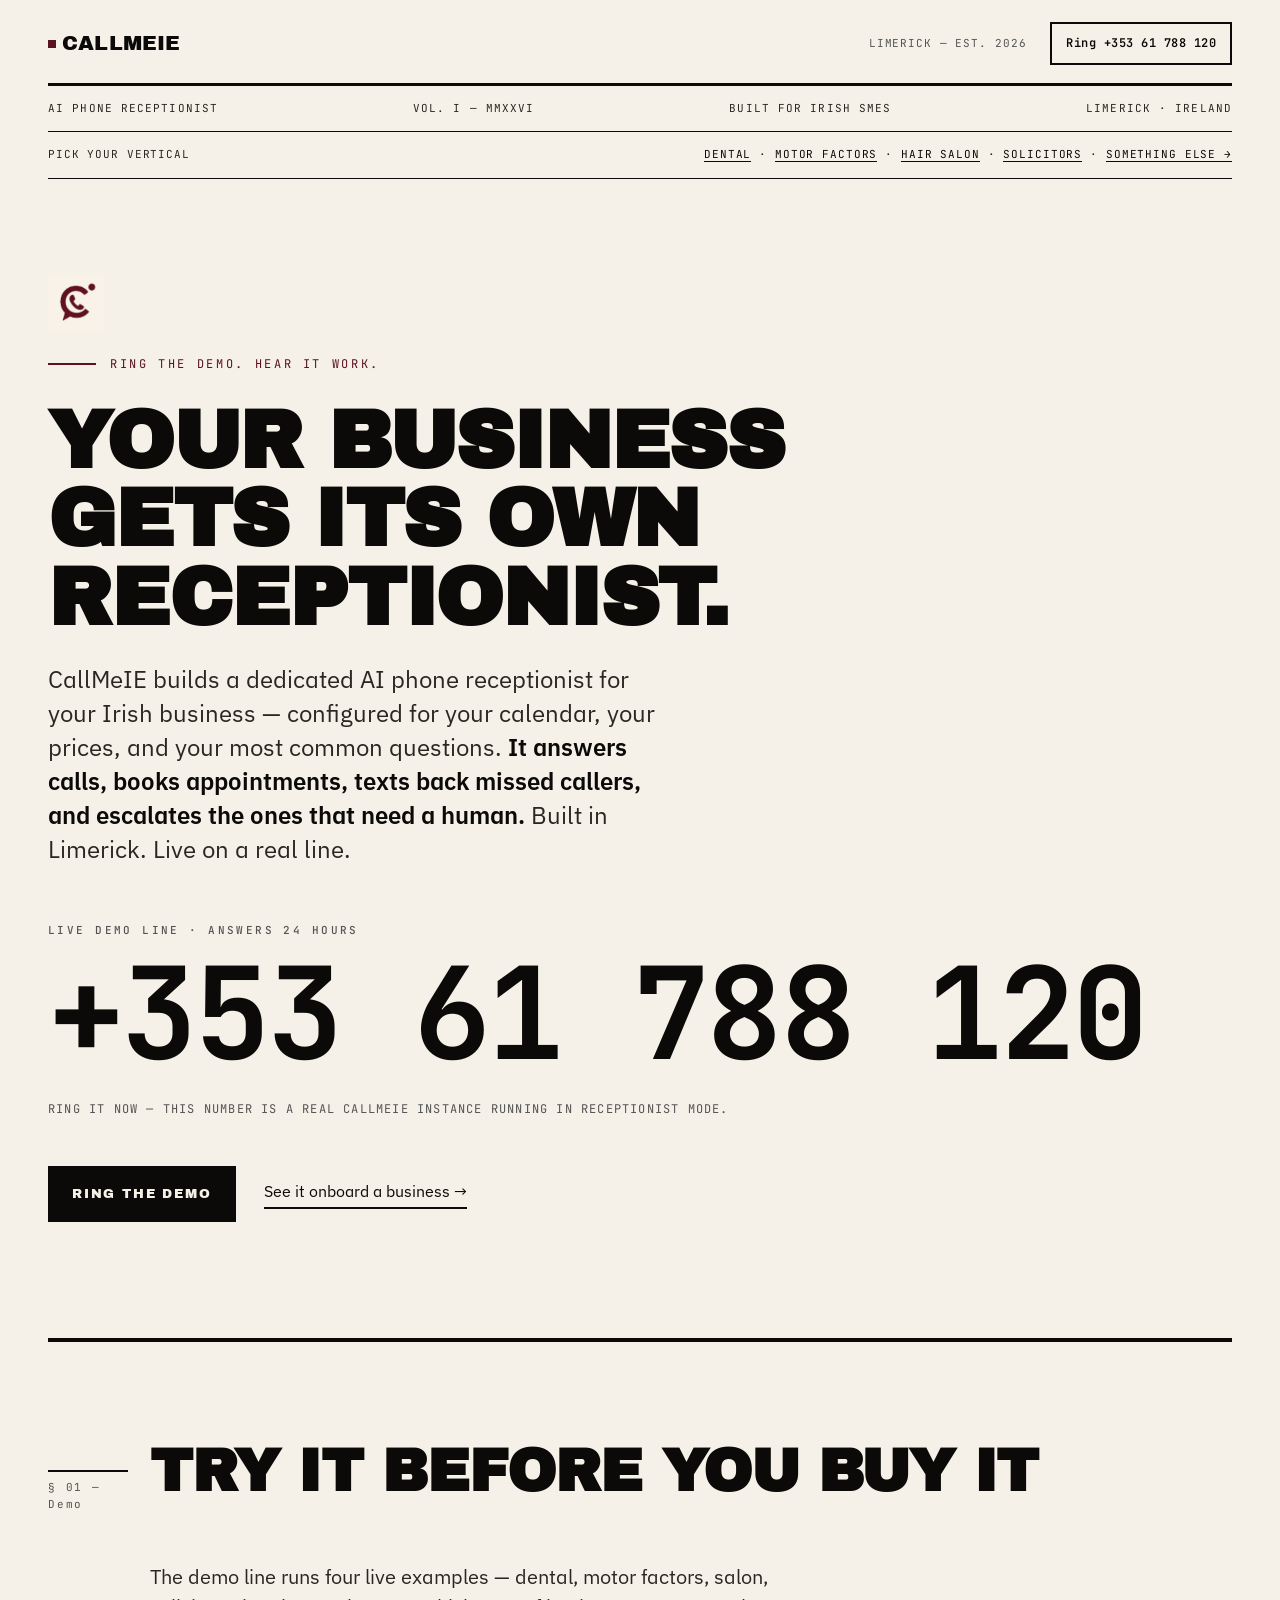
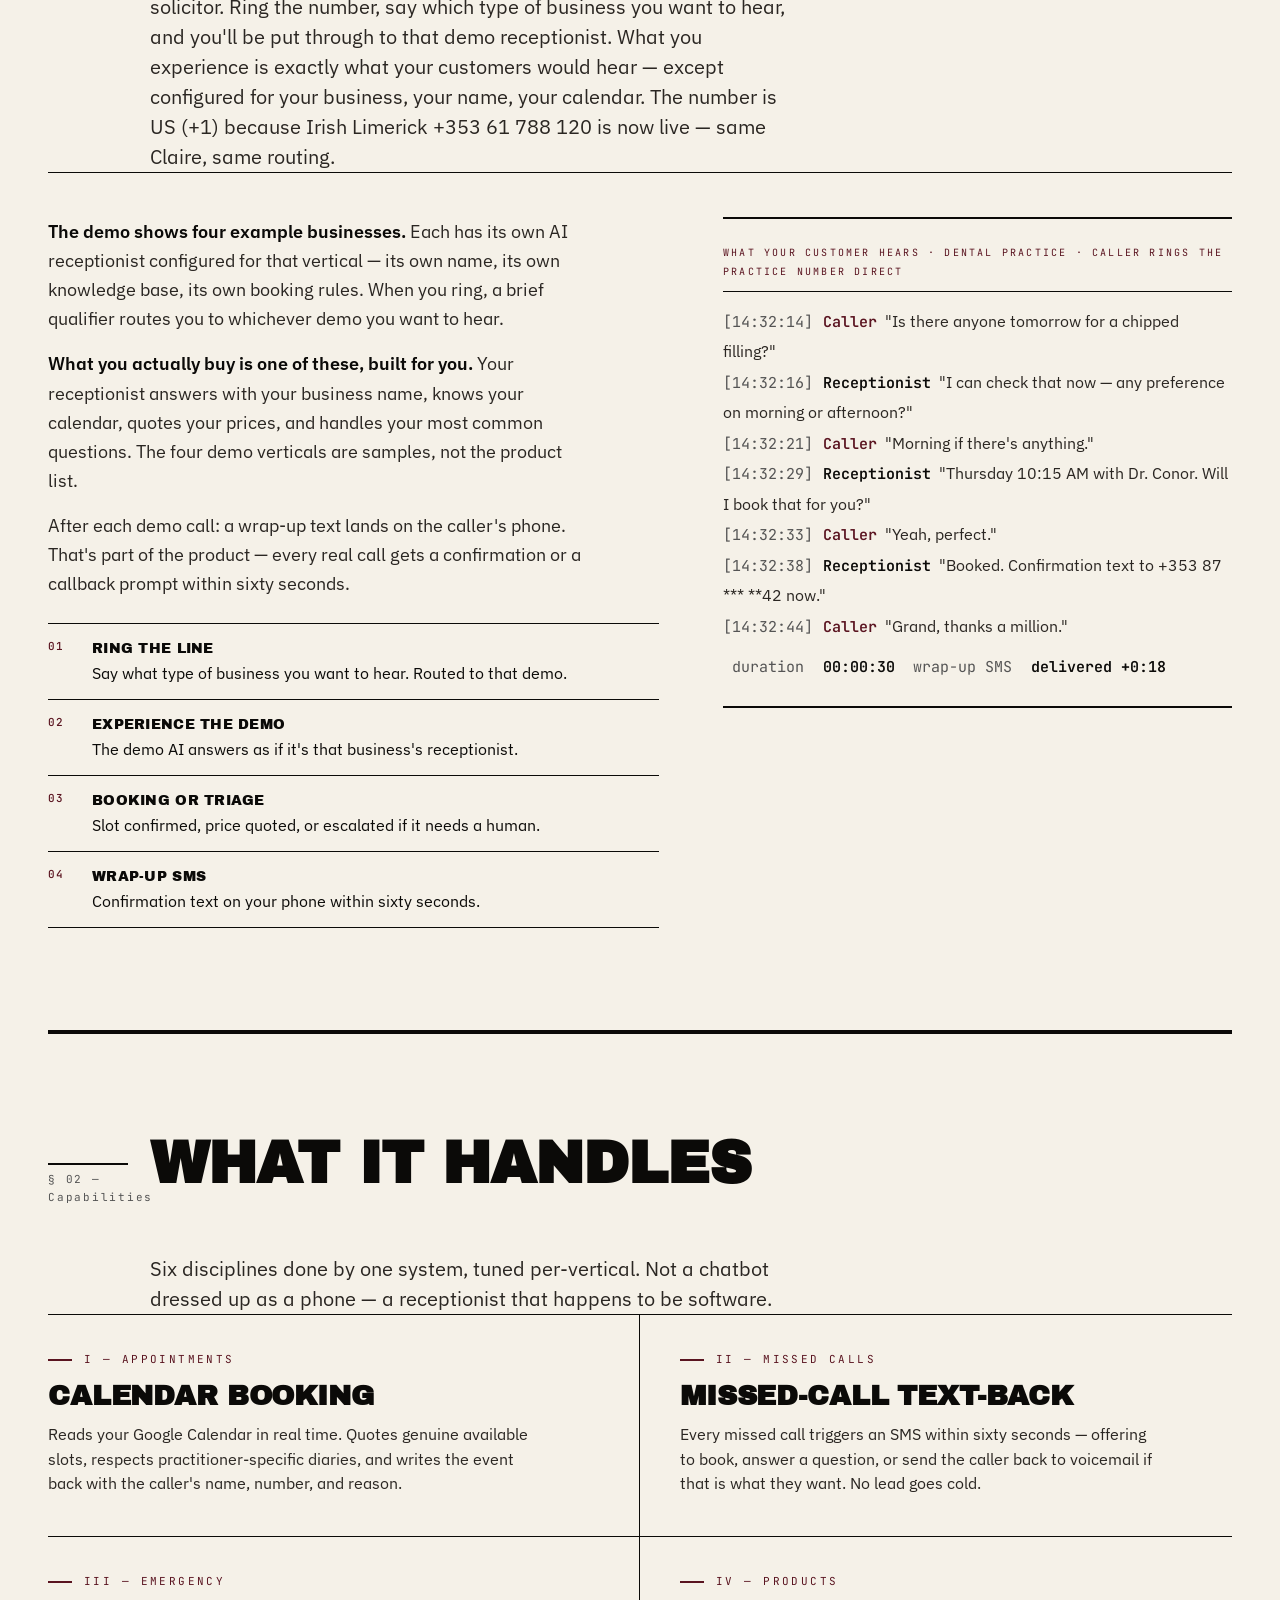
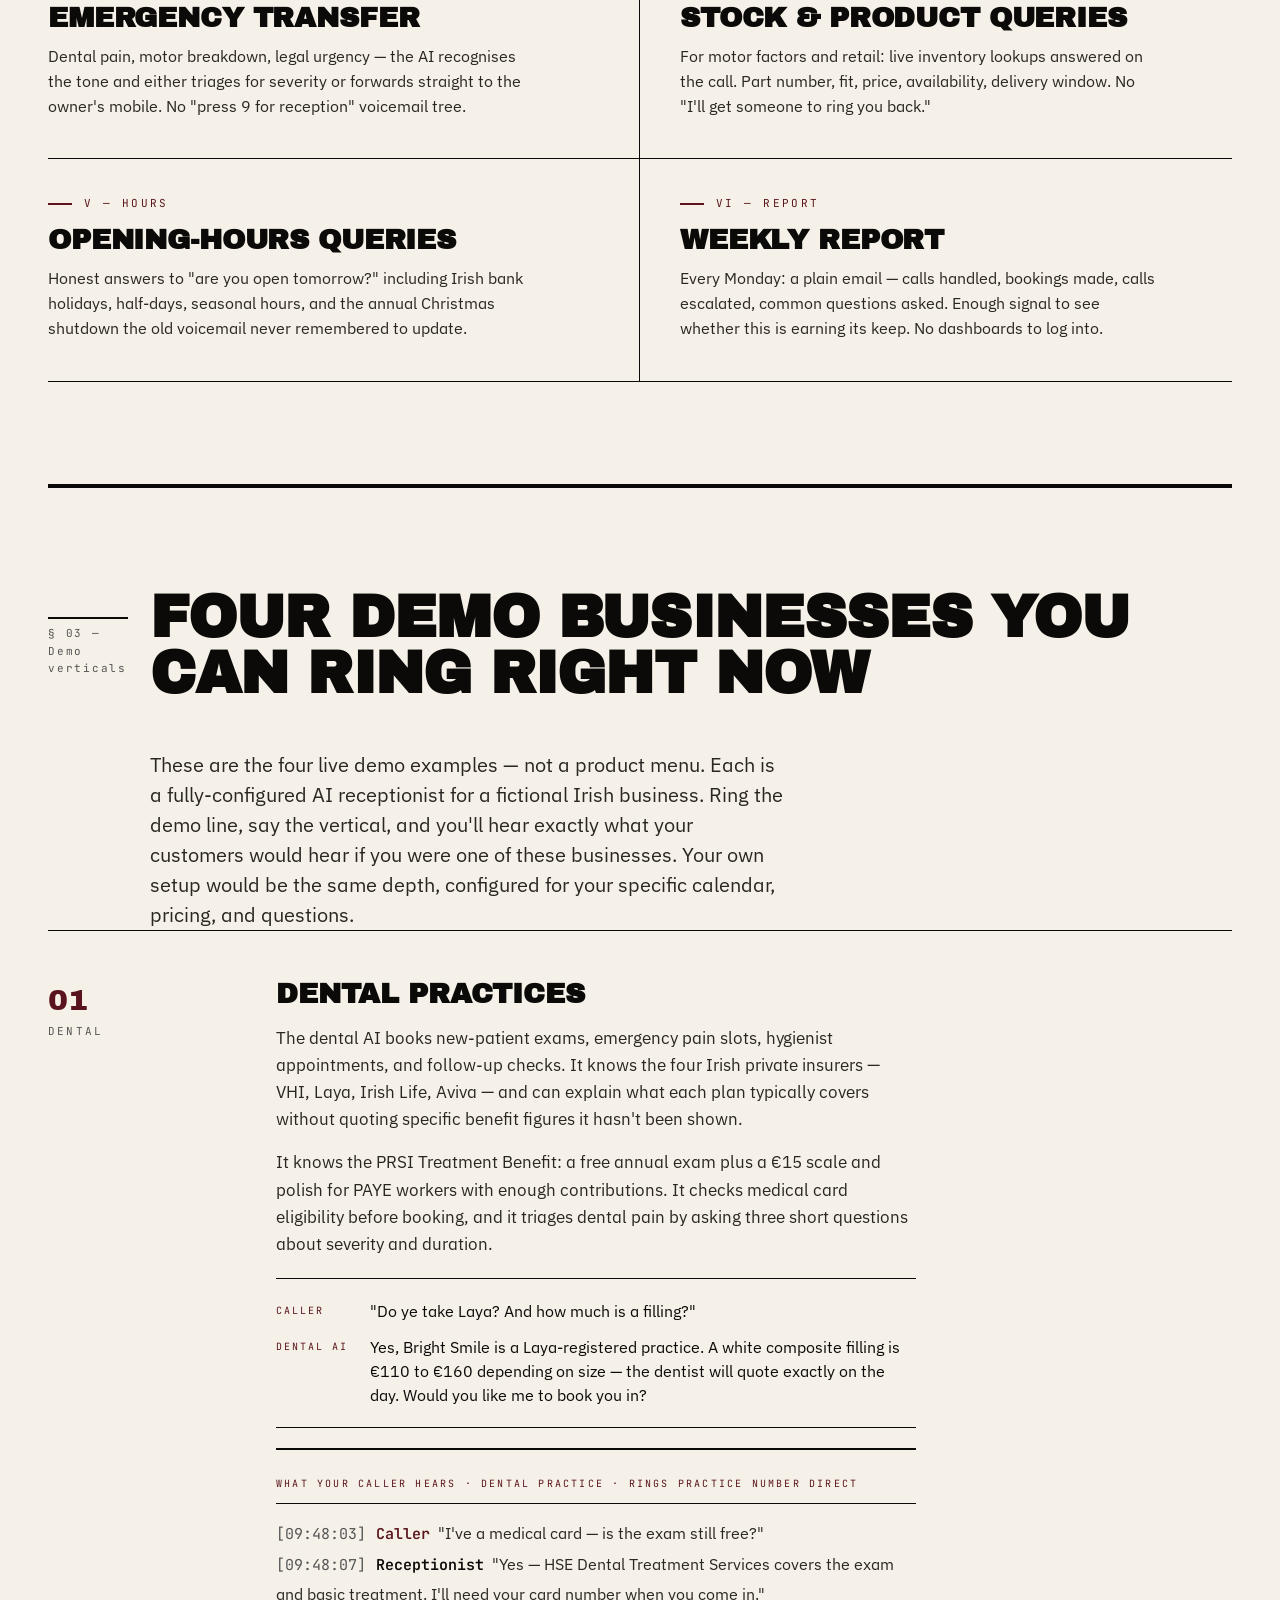
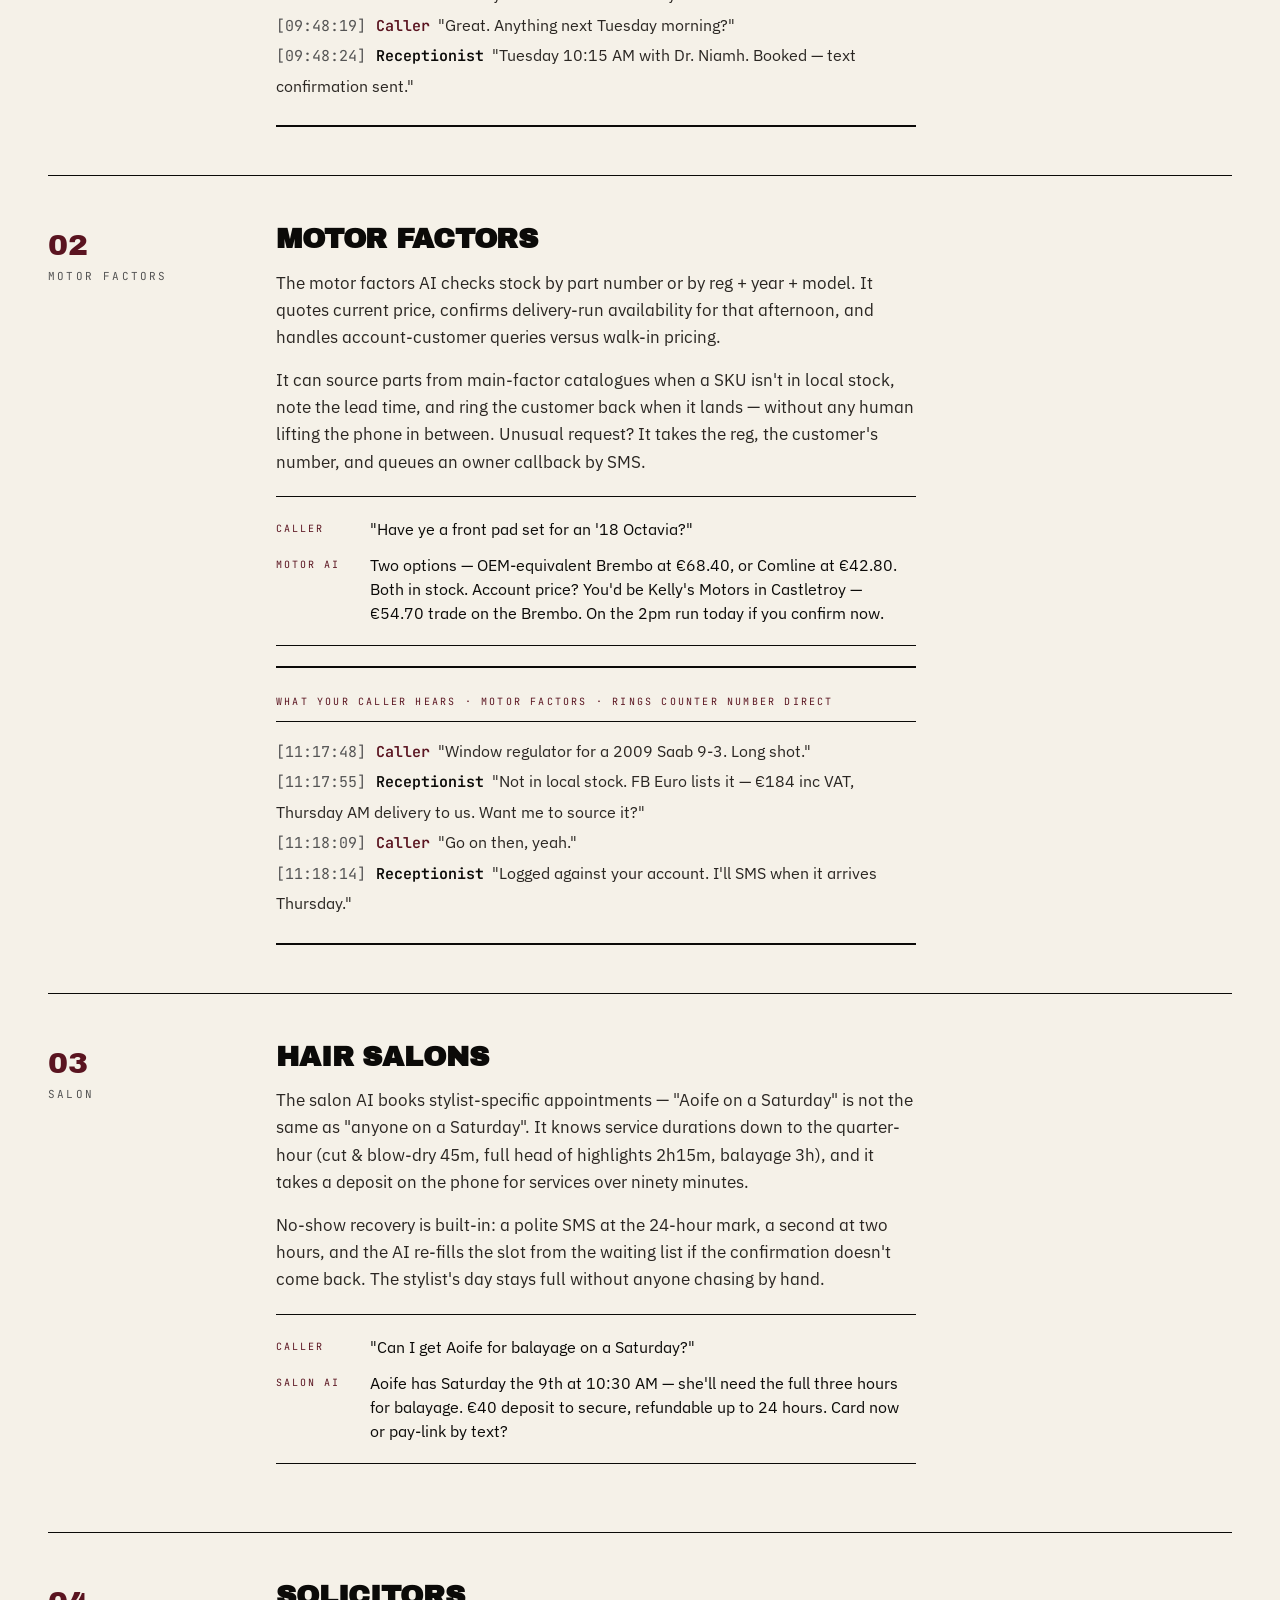
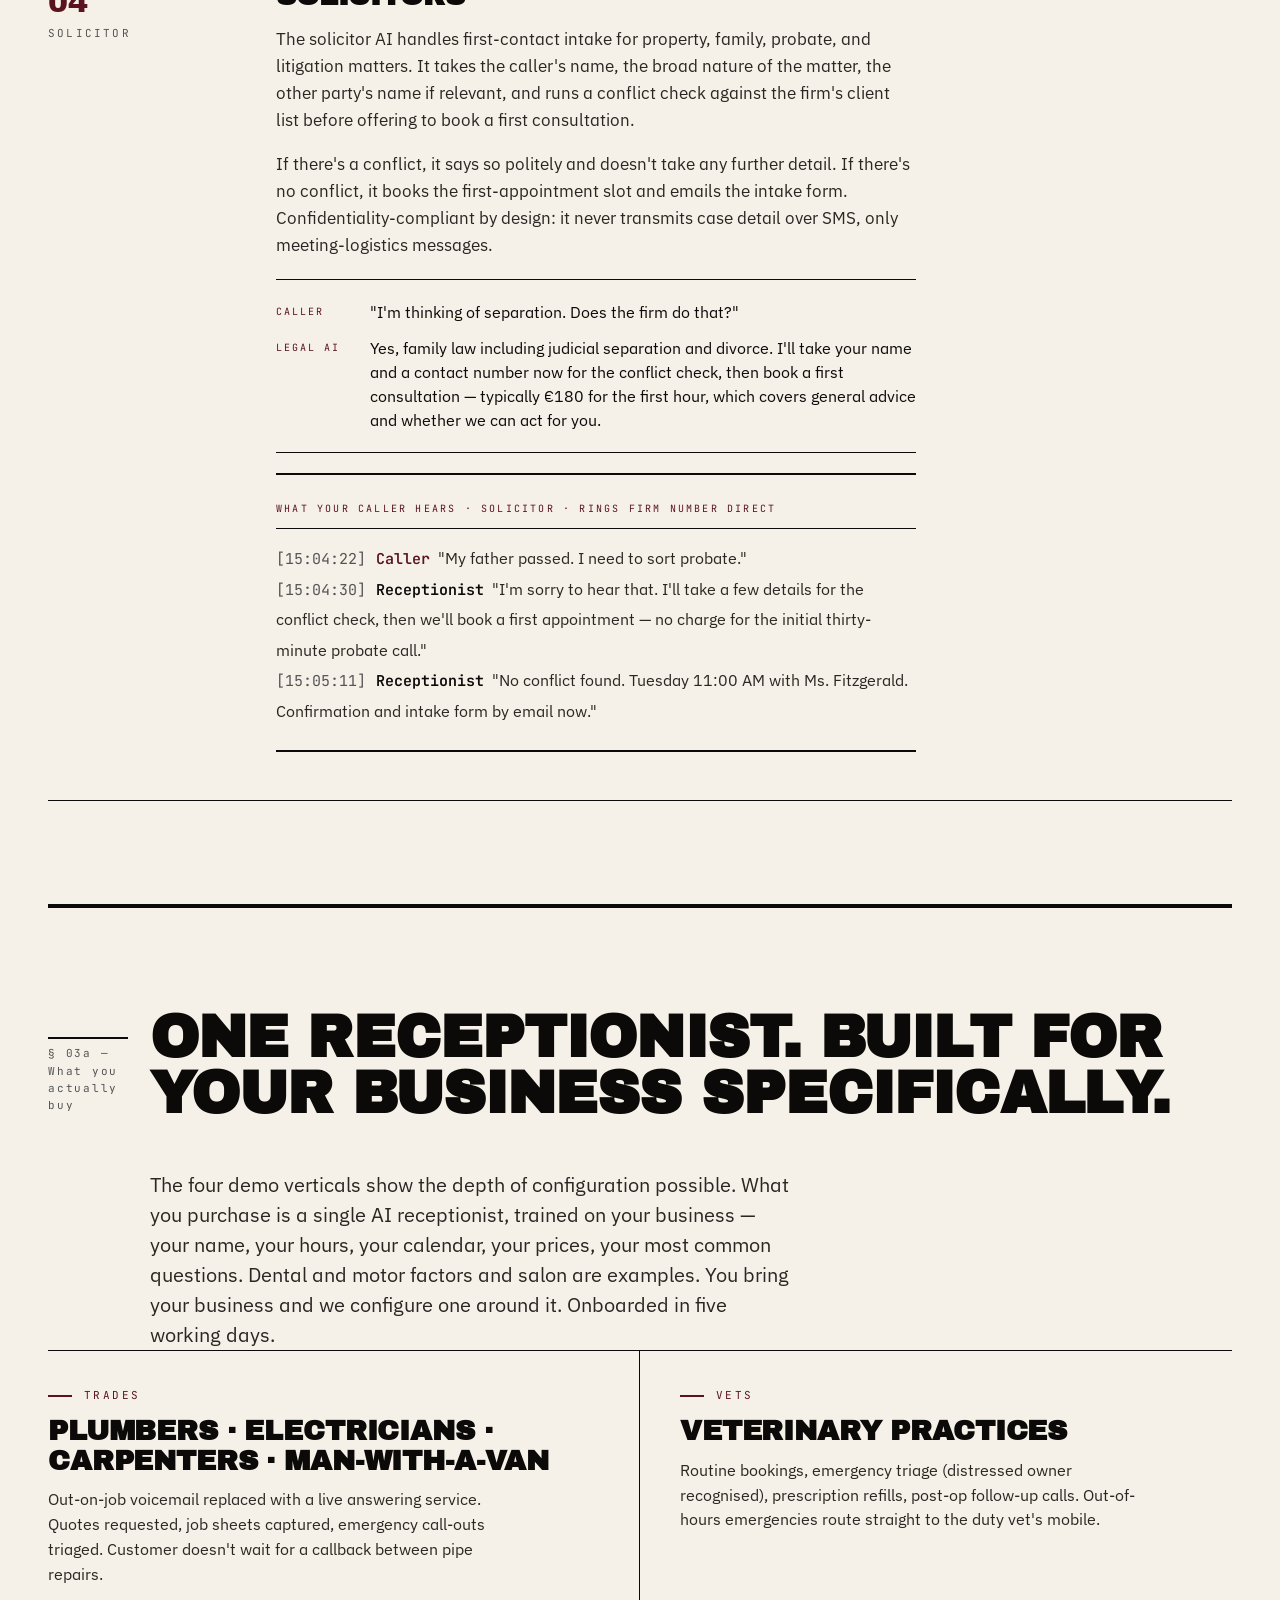
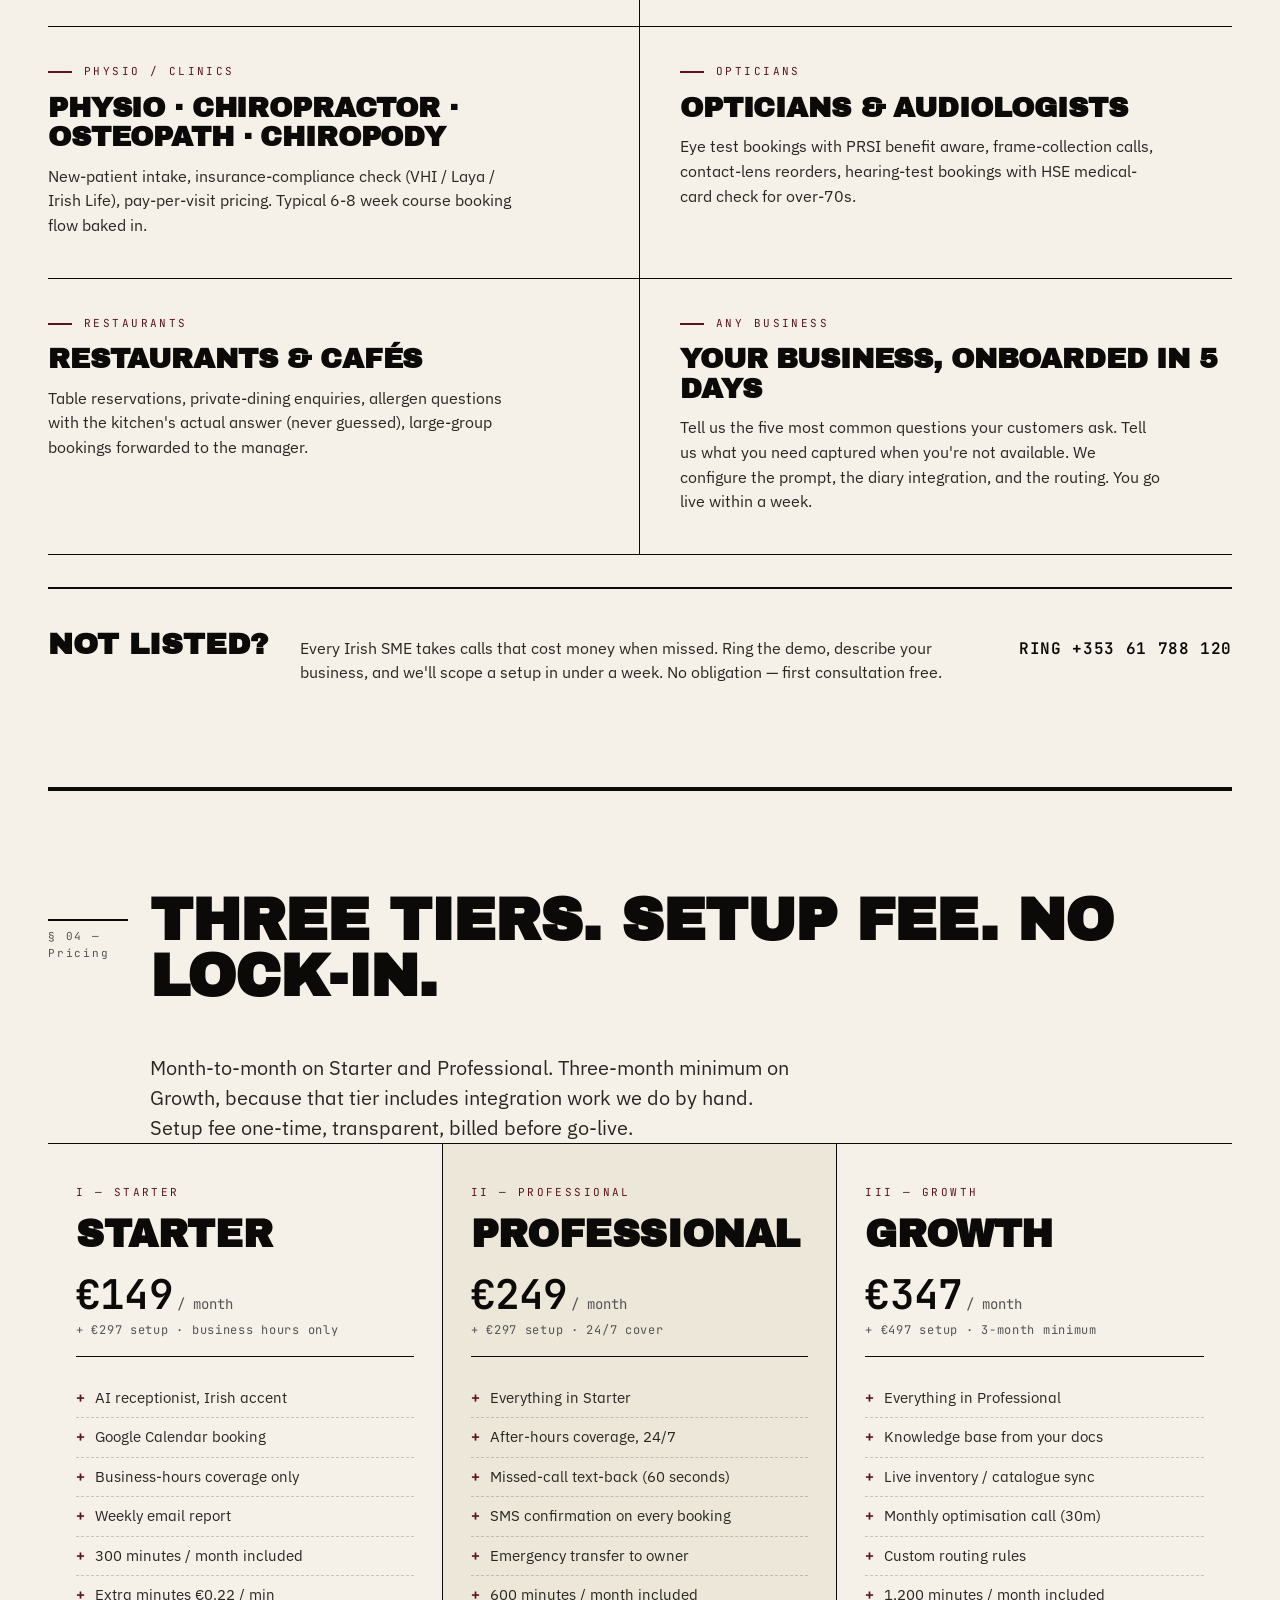
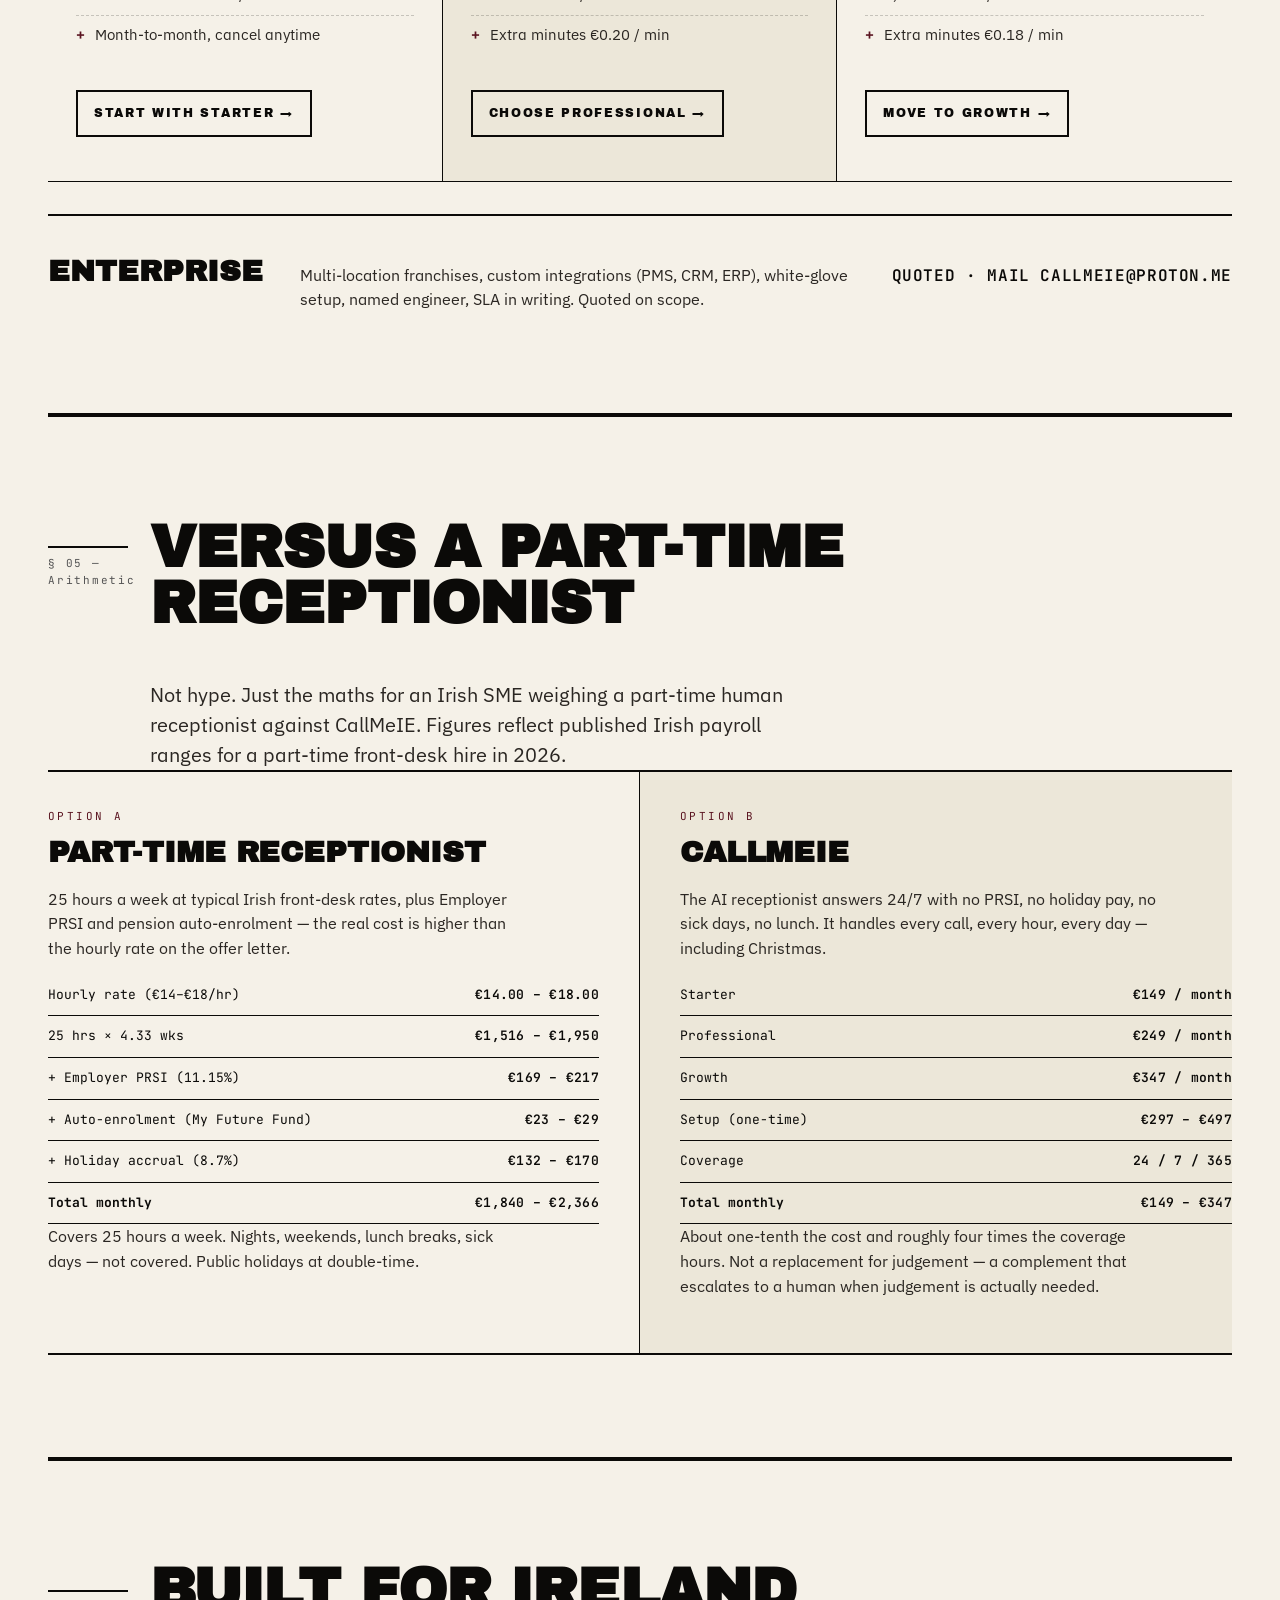
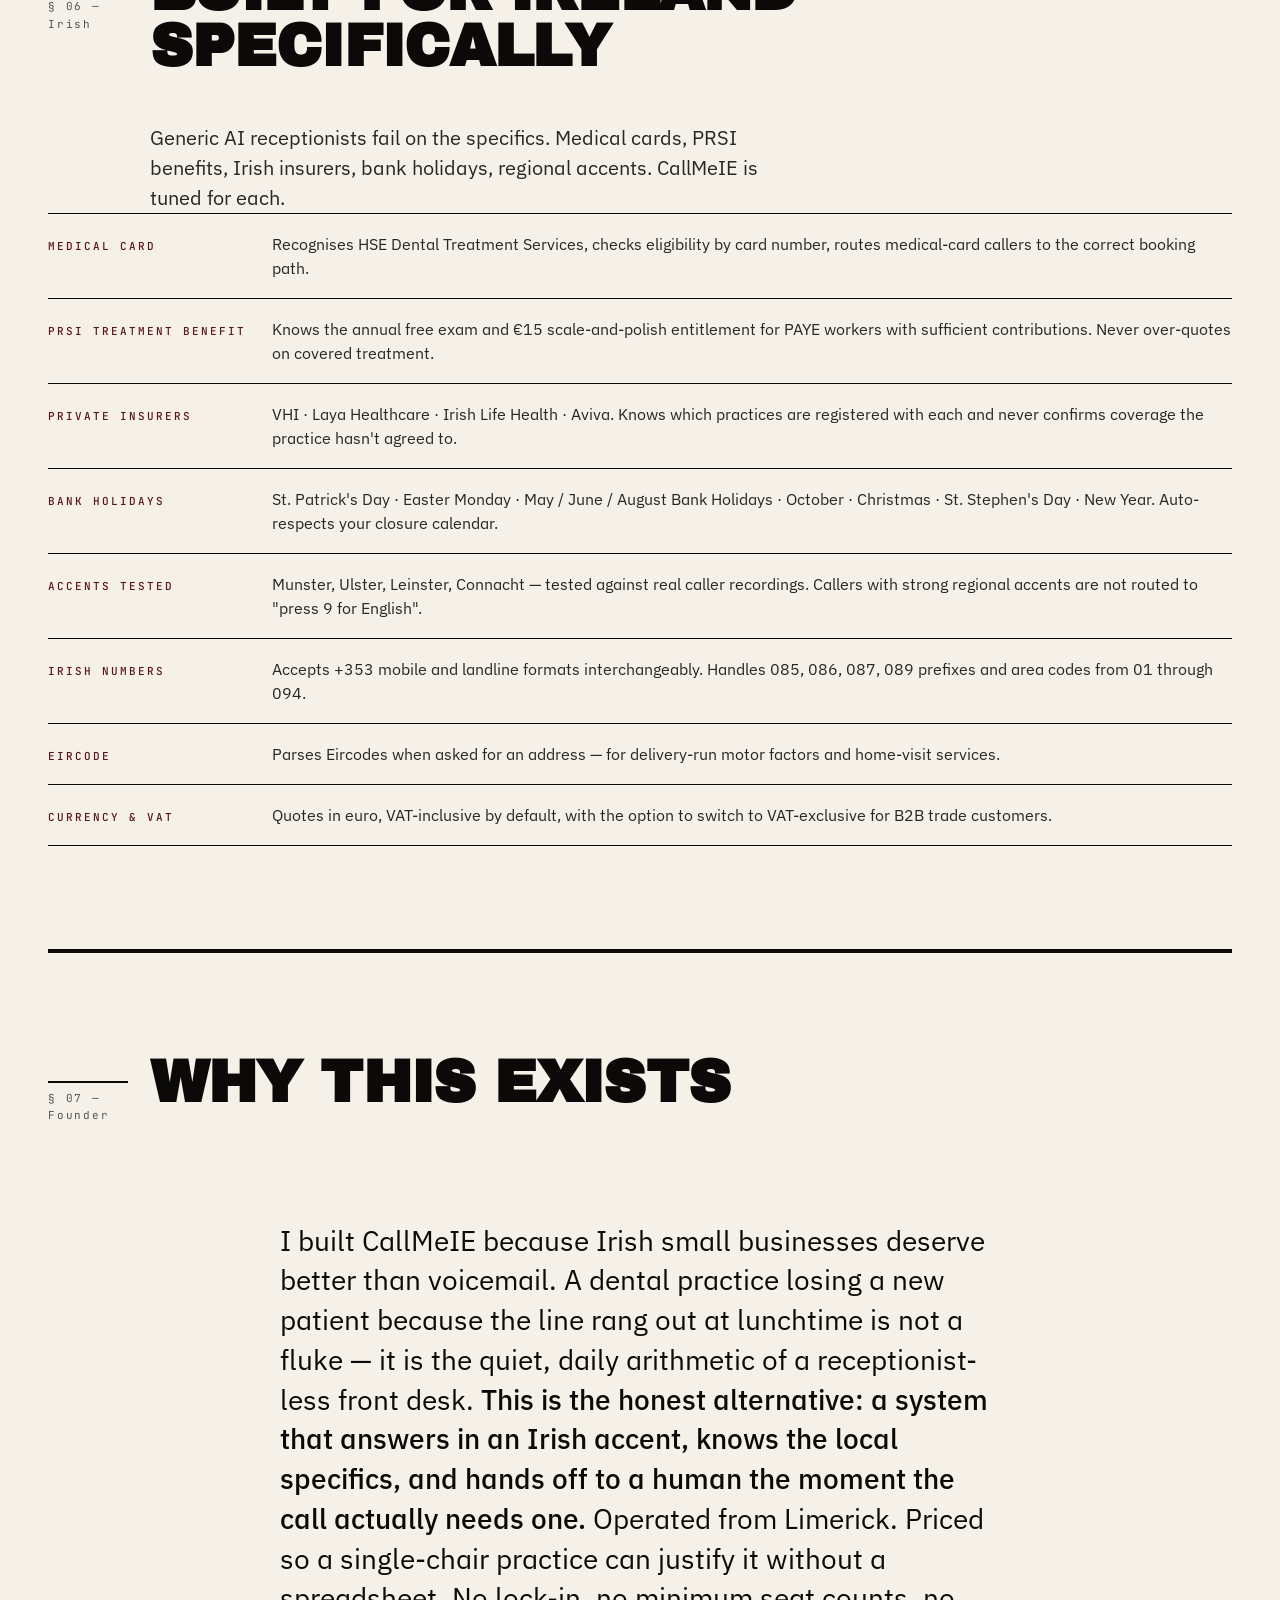
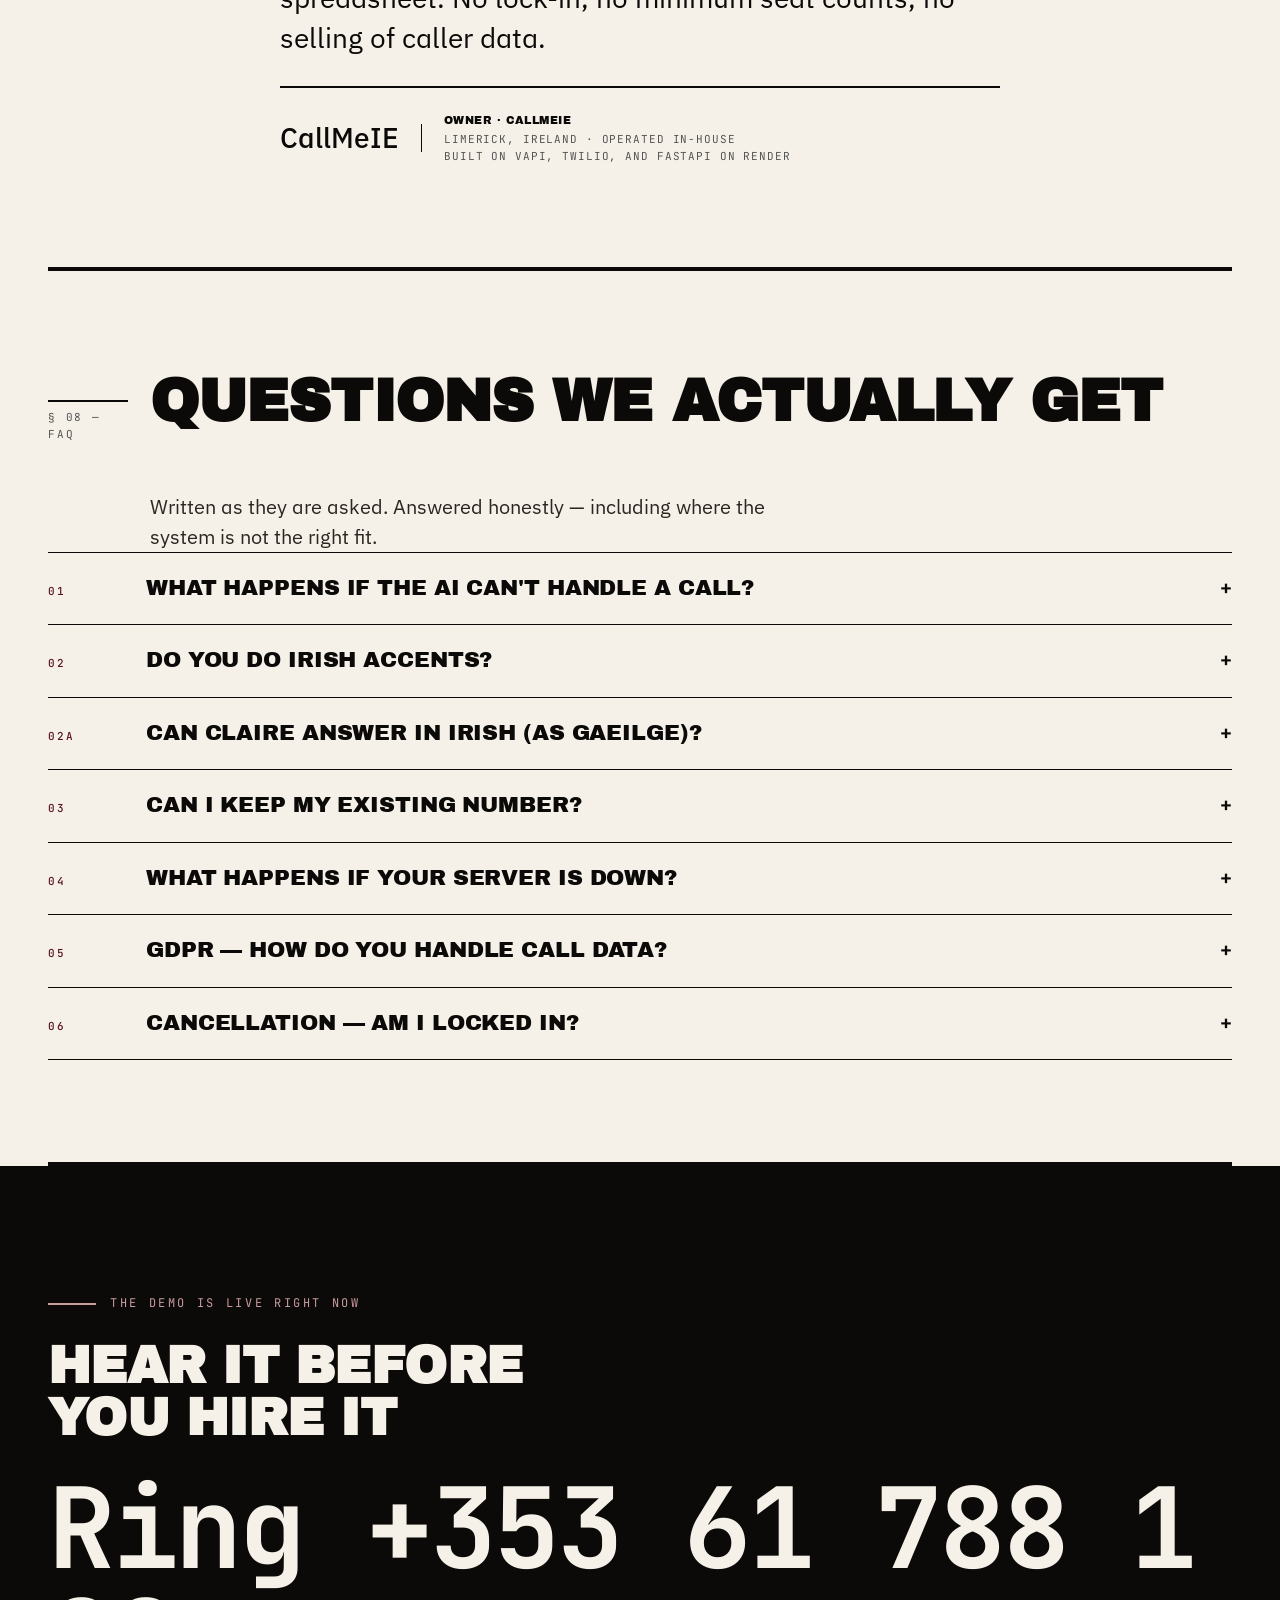
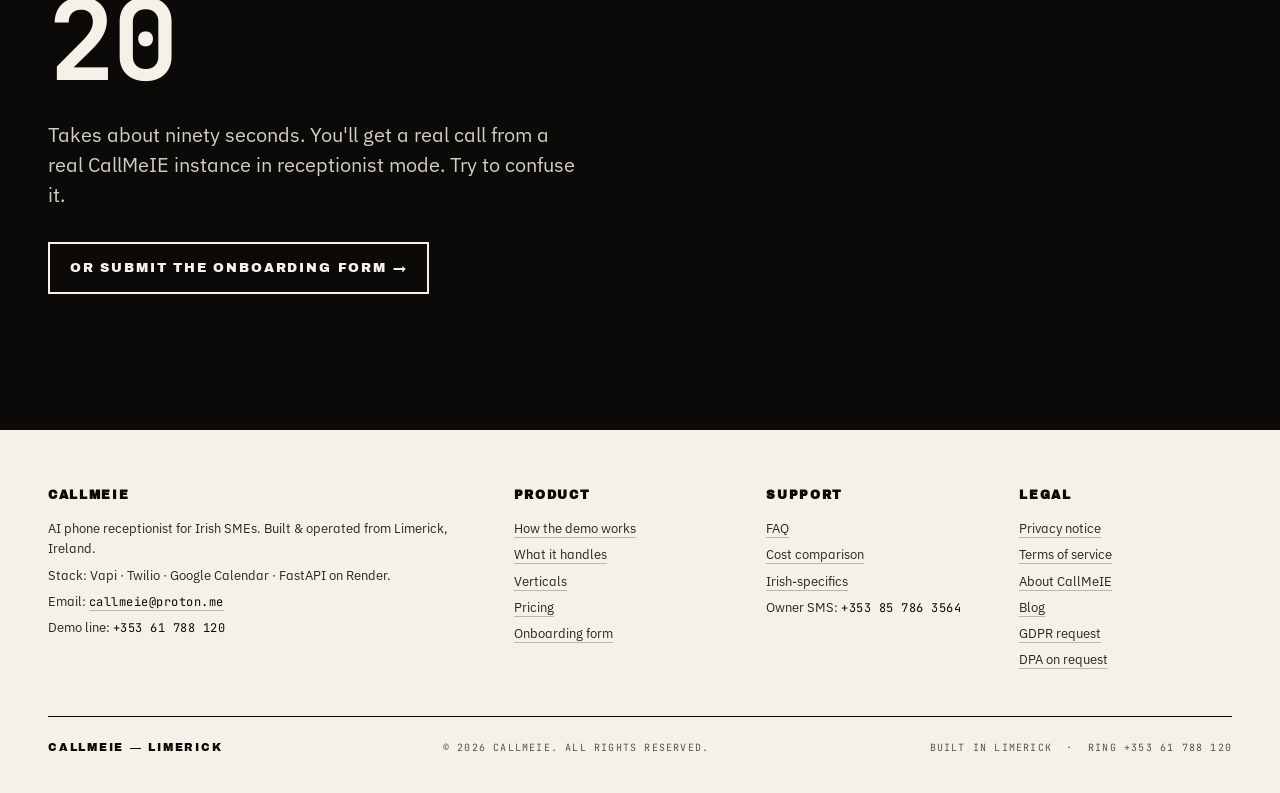
<file: index.html>
<!doctype html>
<html lang="en-IE">
<head>
<meta charset="utf-8" />
<meta name="viewport" content="width=device-width, initial-scale=1" />
<title>AI Phone Receptionist Ireland | CallMeIE — From €149/mo</title>
<meta name="description" content="Irish AI phone receptionist — answers calls, books appointments, texts back missed callers 24/7. GDPR-compliant. Irish accents handled. From €149/mo." />
<link rel="canonical" href="https://receptionist.callmeie.ie/" />
<link rel="icon" type="image/png" sizes="512x512" href="/favicon.png" />
<link rel="icon" type="image/svg+xml" href="/favicon.svg" />
<link rel="apple-touch-icon" href="/favicon.png" />

<!-- Geo / Local SEO -->
<meta name="geo.region" content="IE-LK" />
<meta name="geo.placename" content="Limerick, Ireland" />
<meta name="geo.position" content="52.6638;-8.6267" />
<meta name="ICBM" content="52.6638, -8.6267" />

<!-- Open Graph / Social -->
<meta property="og:type" content="website" />
<meta property="og:url" content="https://receptionist.callmeie.ie/" />
<meta property="og:title" content="AI Phone Receptionist for Irish Business | CallMeIE" />
<meta property="og:description" content="Irish AI phone receptionist — answers calls 24/7, books appointments, texts back missed callers. GDPR-compliant. Irish accents handled. From €149/mo." />
<meta property="og:locale" content="en_IE" />
<meta property="og:site_name" content="CallMeIE" />
<meta name="twitter:card" content="summary_large_image" />
<meta name="twitter:title" content="AI Phone Receptionist for Irish Business | CallMeIE" />
<meta name="twitter:description" content="Irish AI phone receptionist — answers calls 24/7, books appointments, texts back missed callers. GDPR-compliant. From €149/mo." />

<!-- Structured Data -->
<script type="application/ld+json">
{
  "@context": "https://schema.org",
  "@graph": [
    {
      "@type": "LocalBusiness",
      "@id": "https://receptionist.callmeie.ie/#business",
      "name": "CallMeIE",
      "description": "AI phone receptionist for Irish SMEs. Answers calls, books appointments, texts back missed callers, escalates to a human when needed.",
      "url": "https://receptionist.callmeie.ie/",
      "telephone": "+35361788120",
      "email": "callmeie@proton.me",
      "address": {
        "@type": "PostalAddress",
        "addressLocality": "Limerick",
        "addressRegion": "Limerick",
        "addressCountry": "IE"
      },
      "geo": {
        "@type": "GeoCoordinates",
        "latitude": 52.6638,
        "longitude": -8.6267
      },
      "hasMap": "https://maps.google.com/?q=Limerick,Ireland",
      "areaServed": { "@type": "Country", "name": "Ireland" },
      "priceRange": "€149–€347/month",
      "openingHours": "Mo-Su 00:00-24:00"
    },
    {
      "@type": "Service",
      "@id": "https://receptionist.callmeie.ie/#service",
      "name": "AI Phone Receptionist for Irish Businesses",
      "provider": { "@id": "https://receptionist.callmeie.ie/#business" },
      "description": "Dedicated AI phone receptionist for Irish SMEs. Configured for your calendar, prices, and most common questions. Handles bookings, missed-call text-back, after-hours cover.",
      "areaServed": { "@type": "Country", "name": "Ireland" },
      "hasOfferCatalog": {
        "@type": "OfferCatalog",
        "name": "CallMeIE Plans",
        "itemListElement": [
          { "@type": "Offer", "name": "Starter", "price": "149", "priceCurrency": "EUR" },
          { "@type": "Offer", "name": "Professional", "price": "249", "priceCurrency": "EUR" },
          { "@type": "Offer", "name": "Growth", "price": "347", "priceCurrency": "EUR" }
        ]
      }
    },
    {
      "@type": "FAQPage",
      "mainEntity": [
        {
          "@type": "Question",
          "name": "What happens if the AI can't handle a call?",
          "acceptedAnswer": { "@type": "Answer", "text": "It escalates immediately. The owner's mobile rings directly with the caller still on the line, plus an SMS summary. If the owner doesn't pick up, the AI takes a callback number." }
        },
        {
          "@type": "Question",
          "name": "Do you handle Irish accents?",
          "acceptedAnswer": { "@type": "Answer", "text": "Yes. The AI is tested against real caller recordings from Munster, Ulster, Leinster, and Connacht. Callers with strong regional accents are not misrouted." }
        },
        {
          "@type": "Question",
          "name": "Can I keep my existing phone number?",
          "acceptedAnswer": { "@type": "Answer", "text": "Yes. Set call forwarding on busy or no-answer from your existing line to CallMeIE. Your customers still ring the number on the van or shopfront." }
        },
        {
          "@type": "Question",
          "name": "How much does CallMeIE cost?",
          "acceptedAnswer": { "@type": "Answer", "text": "Starter is €149/month plus €297 one-time setup — includes 300 minutes/month. Professional is €249/month plus €297 setup — includes 600 minutes/month. Growth is €347/month plus €497 setup — includes 1,200 minutes/month. Extra minutes billed at €0.18–0.22/min depending on plan. All month-to-month except Growth (3-month minimum)." }
        },
        {
          "@type": "Question",
          "name": "Is CallMeIE GDPR compliant?",
          "acceptedAnswer": { "@type": "Answer", "text": "Yes. Call audio retained 30 days then deleted. Transcripts retained 90 days. Callers can request erasure by email within 72 hours. Data Processing Agreement available on request." }
        }
      ]
    }
  ]
}
</script>

<link rel="preconnect" href="https://fonts.googleapis.com">
<link rel="preconnect" href="https://fonts.gstatic.com" crossorigin>
<link href="https://fonts.googleapis.com/css2?family=Archivo+Black&family=IBM+Plex+Sans:wght@400;500;600;700&family=JetBrains+Mono:wght@400;500;600;700&display=swap" rel="stylesheet">
<link rel="stylesheet" href="/styles.css">
<style>
  /* Hero icon ring-pulse — transform only (compositor thread), prefers-reduced-motion guarded */
  @keyframes ring-pulse {
    0%   { transform: rotate(0deg) scale(1); }
    8%   { transform: rotate(-12deg) scale(1.06); }
    16%  { transform: rotate(12deg) scale(1.06); }
    24%  { transform: rotate(-8deg) scale(1.03); }
    32%  { transform: rotate(6deg) scale(1.03); }
    40%  { transform: rotate(0deg) scale(1); }
    100% { transform: rotate(0deg) scale(1); }
  }
  .hero-icon {
    will-change: transform;
    animation: ring-pulse 3.5s ease-in-out infinite;
    animation-delay: 1.2s;
  }
  @media (prefers-reduced-motion: reduce) {
    .hero-icon { animation: none; }
  }
</style>
</head>

<body>

<div class="page">

  <!-- TOPBAR -->
  <header class="topbar" role="banner">
    <a class="wordmark" href="#top" aria-label="CallMeIE — home">
      <span class="wordmark__dot" aria-hidden="true"></span>CallMeIE
    </a>
    <div class="topbar__right">
      <span class="topbar__meta">Limerick — Est. 2026</span>
      <a class="topbar__cta" href="tel:+35361788120">Ring +353 61 788 120</a>
    </div>
  </header>

  <div class="masthead-strip" aria-hidden="true">
    <span>AI Phone Receptionist</span>
    <span>Vol. I — MMXXVI</span>
    <span>Built for Irish SMEs</span>
    <span>Limerick · Ireland</span>
  </div>

  <div class="vertical-switch" aria-label="Jump to a vertical landing page">
    <span>Pick your vertical</span>
    <span>
      <a href="/dental.html">Dental</a> ·
      <a href="/motor-factors.html">Motor Factors</a> ·
      <a href="/salon.html">Hair Salon</a> ·
      <a href="/solicitor.html">Solicitors</a> ·
      <a href="#custom">Something else →</a>
    </span>
  </div>

  <!-- HERO -->
  <section class="hero" id="top" aria-labelledby="hero-title">
    <!-- Brand icon with ring-pulse animation -->
    <div aria-hidden="true" style="margin-bottom: 24px;">
      <img class="hero-icon" src="/assets/callmeie-icon.png" alt="" width="56" height="56" style="display:block;" />
    </div>
    <div class="hero__kicker">Ring the demo. Hear it work.</div>
    <h1 id="hero-title" class="hero__headline">Your business gets its own receptionist.</h1>
    <p class="hero__sub">
      CallMeIE builds a dedicated AI phone receptionist for your Irish business — configured for
      your calendar, your prices, and your most common questions. <em>It answers calls, books
      appointments, texts back missed callers, and escalates the ones that need a human.</em>
      Built in Limerick. Live on a real line.
    </p>

    <span class="demo-number__label">Live demo line · Answers 24 hours</span>
    <a class="demo-number" href="tel:+35361788120" aria-label="Ring the demo on plus three five three, six one, seven eight eight, one two zero">+353 61 788 120</a>
    <span class="demo-number__caption">Ring it now — this number is a real CallMeIE instance running in receptionist mode.</span>

    <div class="hero__actions">
      <a class="btn-primary" href="tel:+35361788120">Ring the demo</a>
      <a class="btn-secondary" href="/onboard.html">See it onboard a business →</a>
    </div>
  </section>

  <!-- HOW THE DEMO WORKS + sample call excerpt (dental) -->
  <section class="editorial" id="how-demo-works" aria-labelledby="how-demo-title">
    <div class="section-head">
      <div class="section-num">§ 01 — Demo</div>
      <h2 id="how-demo-title" class="section-title">Try it before you buy it</h2>
    </div>
    <p class="section-dek">
      The demo line runs four live examples — dental, motor factors, salon, solicitor. Ring the
      number, say which type of business you want to hear, and you'll be put through to that
      demo receptionist. What you experience is exactly what your customers would hear — except
      configured for your business, your name, your calendar. The number is US (+1) because Irish
      Limerick +353 61 788 120 is now live — same Claire, same routing.
    </p>

    <div class="demo-strip">
      <div class="demo-strip__prose">
        <p>
          <strong>The demo shows four example businesses.</strong> Each has its own AI receptionist
          configured for that vertical — its own name, its own knowledge base, its own booking
          rules. When you ring, a brief qualifier routes you to whichever demo you want to hear.
        </p>
        <p>
          <strong>What you actually buy is one of these, built for you.</strong> Your receptionist
          answers with your business name, knows your calendar, quotes your prices, and handles
          your most common questions. The four demo verticals are samples, not the product list.
        </p>
        <p>
          After each demo call: a wrap-up text lands on the caller's phone. That's part of the
          product — every real call gets a confirmation or a callback prompt within sixty seconds.
        </p>
        <ol class="demo-steps">
          <li><b>Ring the line</b>Say what type of business you want to hear. Routed to that demo.</li>
          <li><b>Experience the demo</b>The demo AI answers as if it's that business's receptionist.</li>
          <li><b>Booking or triage</b>Slot confirmed, price quoted, or escalated if it needs a human.</li>
          <li><b>Wrap-up SMS</b>Confirmation text on your phone within sixty seconds.</li>
        </ol>
      </div>

      <figure class="call-log">
        <figcaption class="call-log__kicker">What your customer hears · Dental practice · caller rings the practice number direct</figcaption>
        <span class="call-log__line"><span class="call-log__time">[14:32:14]</span><span class="call-log__who">Caller</span><span class="call-log__text">"Is there anyone tomorrow for a chipped filling?"</span></span>
        <span class="call-log__line"><span class="call-log__time">[14:32:16]</span><span class="call-log__who call-log__who--ai">Receptionist</span><span class="call-log__text">"I can check that now — any preference on morning or afternoon?"</span></span>
        <span class="call-log__line"><span class="call-log__time">[14:32:21]</span><span class="call-log__who">Caller</span><span class="call-log__text">"Morning if there's anything."</span></span>
        <span class="call-log__line"><span class="call-log__time">[14:32:29]</span><span class="call-log__who call-log__who--ai">Receptionist</span><span class="call-log__text">"Thursday 10:15 AM with Dr. Conor. Will I book that for you?"</span></span>
        <span class="call-log__line"><span class="call-log__time">[14:32:33]</span><span class="call-log__who">Caller</span><span class="call-log__text">"Yeah, perfect."</span></span>
        <span class="call-log__line"><span class="call-log__time">[14:32:38]</span><span class="call-log__who call-log__who--ai">Receptionist</span><span class="call-log__text">"Booked. Confirmation text to +353 87 *** **42 now."</span></span>
        <span class="call-log__line"><span class="call-log__time">[14:32:44]</span><span class="call-log__who">Caller</span><span class="call-log__text">"Grand, thanks a million."</span></span>
        <span class="call-log__line" style="margin-top:12px;"><span class="call-log__time">&nbsp;duration&nbsp;</span><span style="color:var(--ink);font-weight:600;">00:00:30</span><span class="call-log__time">&nbsp;&nbsp;wrap-up SMS&nbsp;</span><span style="color:var(--ink);font-weight:600;">delivered +0:18</span></span>
      </figure>
    </div>
  </section>

  <!-- WHAT IT HANDLES -->
  <section class="editorial" id="handles" aria-labelledby="handles-title">
    <div class="section-head">
      <div class="section-num">§ 02 — Capabilities</div>
      <h2 id="handles-title" class="section-title">What it handles</h2>
    </div>
    <p class="section-dek">
      Six disciplines done by one system, tuned per-vertical. Not a chatbot dressed up
      as a phone — a receptionist that happens to be software.
    </p>

    <div class="handles-grid">
      <article class="handles-item">
        <div class="handles-item__num">I — Appointments</div>
        <h3 class="handles-item__title">Calendar booking</h3>
        <p>
          Reads your Google Calendar in real time. Quotes genuine available slots,
          respects practitioner-specific diaries, and writes the event back with the
          caller's name, number, and reason.
        </p>
      </article>

      <article class="handles-item">
        <div class="handles-item__num">II — Missed calls</div>
        <h3 class="handles-item__title">Missed-call text-back</h3>
        <p>
          Every missed call triggers an SMS within sixty seconds — offering to book,
          answer a question, or send the caller back to voicemail if that is what
          they want. No lead goes cold.
        </p>
      </article>

      <article class="handles-item">
        <div class="handles-item__num">III — Emergency</div>
        <h3 class="handles-item__title">Emergency transfer</h3>
        <p>
          Dental pain, motor breakdown, legal urgency — the AI recognises the tone and
          either triages for severity or forwards straight to the owner's mobile. No
          "press 9 for reception" voicemail tree.
        </p>
      </article>

      <article class="handles-item">
        <div class="handles-item__num">IV — Products</div>
        <h3 class="handles-item__title">Stock &amp; product queries</h3>
        <p>
          For motor factors and retail: live inventory lookups answered on the call.
          Part number, fit, price, availability, delivery window. No "I'll get someone
          to ring you back."
        </p>
      </article>

      <article class="handles-item">
        <div class="handles-item__num">V — Hours</div>
        <h3 class="handles-item__title">Opening-hours queries</h3>
        <p>
          Honest answers to "are you open tomorrow?" including Irish bank holidays,
          half-days, seasonal hours, and the annual Christmas shutdown the old
          voicemail never remembered to update.
        </p>
      </article>

      <article class="handles-item">
        <div class="handles-item__num">VI — Report</div>
        <h3 class="handles-item__title">Weekly report</h3>
        <p>
          Every Monday: a plain email — calls handled, bookings made, calls escalated,
          common questions asked. Enough signal to see whether this is earning its
          keep. No dashboards to log into.
        </p>
      </article>
    </div>
  </section>

  <!-- VERTICALS IN DEPTH -->
  <section class="editorial" id="verticals" aria-labelledby="verticals-title">
    <div class="section-head">
      <div class="section-num">§ 03 — Demo verticals</div>
      <h2 id="verticals-title" class="section-title">Four demo businesses you can ring right now</h2>
    </div>
    <p class="section-dek">
      These are the four live demo examples — not a product menu. Each is a fully-configured
      AI receptionist for a fictional Irish business. Ring the demo line, say the vertical,
      and you'll hear exactly what your customers would hear if you were one of these businesses.
      Your own setup would be the same depth, configured for your specific calendar, pricing, and questions.
    </p>

    <!-- DENTAL -->
    <article class="vertical">
      <aside class="vertical__label"><b>01</b>Dental</aside>
      <div class="vertical__body">
        <h3 class="vertical__head">Dental practices</h3>
        <p>
          The dental AI books new-patient exams, emergency pain slots, hygienist
          appointments, and follow-up checks. It knows the four Irish private
          insurers — VHI, Laya, Irish Life, Aviva — and can explain what each
          plan typically covers without quoting specific benefit figures it hasn't
          been shown.
        </p>
        <p>
          It knows the PRSI Treatment Benefit: a free annual exam plus a €15
          scale and polish for PAYE workers with enough contributions. It checks
          medical card eligibility before booking, and it triages dental pain
          by asking three short questions about severity and duration.
        </p>

        <div class="qa">
          <div class="qa__row"><div class="qa__tag">Caller</div><div class="qa__text">"Do ye take Laya? And how much is a filling?"</div></div>
          <div class="qa__row"><div class="qa__tag">Dental AI</div><div class="qa__text qa__text--a">Yes, Bright Smile is a Laya-registered practice. A white composite filling is €110 to €160 depending on size — the dentist will quote exactly on the day. Would you like me to book you in?</div></div>
        </div>

        <figure class="call-log">
          <figcaption class="call-log__kicker">What your caller hears · dental practice · rings practice number direct</figcaption>
          <span class="call-log__line"><span class="call-log__time">[09:48:03]</span><span class="call-log__who">Caller</span><span class="call-log__text">"I've a medical card — is the exam still free?"</span></span>
          <span class="call-log__line"><span class="call-log__time">[09:48:07]</span><span class="call-log__who call-log__who--ai">Receptionist</span><span class="call-log__text">"Yes — HSE Dental Treatment Services covers the exam and basic treatment. I'll need your card number when you come in."</span></span>
          <span class="call-log__line"><span class="call-log__time">[09:48:19]</span><span class="call-log__who">Caller</span><span class="call-log__text">"Great. Anything next Tuesday morning?"</span></span>
          <span class="call-log__line"><span class="call-log__time">[09:48:24]</span><span class="call-log__who call-log__who--ai">Receptionist</span><span class="call-log__text">"Tuesday 10:15 AM with Dr. Niamh. Booked — text confirmation sent."</span></span>
        </figure>
      </div>
    </article>

    <!-- MOTOR FACTORS -->
    <article class="vertical">
      <aside class="vertical__label"><b>02</b>Motor Factors</aside>
      <div class="vertical__body">
        <h3 class="vertical__head">Motor factors</h3>
        <p>
          The motor factors AI checks stock by part number or by reg + year + model.
          It quotes current price, confirms delivery-run availability for that
          afternoon, and handles account-customer queries versus walk-in pricing.
        </p>
        <p>
          It can source parts from main-factor catalogues when a SKU isn't in local
          stock, note the lead time, and ring the customer back when it lands —
          without any human lifting the phone in between. Unusual request? It takes
          the reg, the customer's number, and queues an owner callback by SMS.
        </p>

        <div class="qa">
          <div class="qa__row"><div class="qa__tag">Caller</div><div class="qa__text">"Have ye a front pad set for an '18 Octavia?"</div></div>
          <div class="qa__row"><div class="qa__tag">Motor AI</div><div class="qa__text qa__text--a">Two options — OEM-equivalent Brembo at €68.40, or Comline at €42.80. Both in stock. Account price? You'd be Kelly's Motors in Castletroy — €54.70 trade on the Brembo. On the 2pm run today if you confirm now.</div></div>
        </div>

        <figure class="call-log">
          <figcaption class="call-log__kicker">What your caller hears · motor factors · rings counter number direct</figcaption>
          <span class="call-log__line"><span class="call-log__time">[11:17:48]</span><span class="call-log__who">Caller</span><span class="call-log__text">"Window regulator for a 2009 Saab 9-3. Long shot."</span></span>
          <span class="call-log__line"><span class="call-log__time">[11:17:55]</span><span class="call-log__who call-log__who--ai">Receptionist</span><span class="call-log__text">"Not in local stock. FB Euro lists it — €184 inc VAT, Thursday AM delivery to us. Want me to source it?"</span></span>
          <span class="call-log__line"><span class="call-log__time">[11:18:09]</span><span class="call-log__who">Caller</span><span class="call-log__text">"Go on then, yeah."</span></span>
          <span class="call-log__line"><span class="call-log__time">[11:18:14]</span><span class="call-log__who call-log__who--ai">Receptionist</span><span class="call-log__text">"Logged against your account. I'll SMS when it arrives Thursday."</span></span>
        </figure>
      </div>
    </article>

    <!-- SALON -->
    <article class="vertical">
      <aside class="vertical__label"><b>03</b>Salon</aside>
      <div class="vertical__body">
        <h3 class="vertical__head">Hair salons</h3>
        <p>
          The salon AI books stylist-specific appointments — "Aoife on a Saturday"
          is not the same as "anyone on a Saturday". It knows service durations
          down to the quarter-hour (cut &amp; blow-dry 45m, full head of highlights
          2h15m, balayage 3h), and it takes a deposit on the phone for services
          over ninety minutes.
        </p>
        <p>
          No-show recovery is built-in: a polite SMS at the 24-hour mark, a second
          at two hours, and the AI re-fills the slot from the waiting list if the
          confirmation doesn't come back. The stylist's day stays full without
          anyone chasing by hand.
        </p>

        <div class="qa">
          <div class="qa__row"><div class="qa__tag">Caller</div><div class="qa__text">"Can I get Aoife for balayage on a Saturday?"</div></div>
          <div class="qa__row"><div class="qa__tag">Salon AI</div><div class="qa__text qa__text--a">Aoife has Saturday the 9th at 10:30 AM — she'll need the full three hours for balayage. €40 deposit to secure, refundable up to 24 hours. Card now or pay-link by text?</div></div>
        </div>
      </div>
    </article>

    <!-- SOLICITOR -->
    <article class="vertical">
      <aside class="vertical__label"><b>04</b>Solicitor</aside>
      <div class="vertical__body">
        <h3 class="vertical__head">Solicitors</h3>
        <p>
          The solicitor AI handles first-contact intake for property, family,
          probate, and litigation matters. It takes the caller's name, the broad
          nature of the matter, the other party's name if relevant, and runs a
          conflict check against the firm's client list before offering to book
          a first consultation.
        </p>
        <p>
          If there's a conflict, it says so politely and doesn't take any further
          detail. If there's no conflict, it books the first-appointment slot and
          emails the intake form. Confidentiality-compliant by design: it never
          transmits case detail over SMS, only meeting-logistics messages.
        </p>

        <div class="qa">
          <div class="qa__row"><div class="qa__tag">Caller</div><div class="qa__text">"I'm thinking of separation. Does the firm do that?"</div></div>
          <div class="qa__row"><div class="qa__tag">Legal AI</div><div class="qa__text qa__text--a">Yes, family law including judicial separation and divorce. I'll take your name and a contact number now for the conflict check, then book a first consultation — typically €180 for the first hour, which covers general advice and whether we can act for you.</div></div>
        </div>

        <figure class="call-log">
          <figcaption class="call-log__kicker">What your caller hears · solicitor · rings firm number direct</figcaption>
          <span class="call-log__line"><span class="call-log__time">[15:04:22]</span><span class="call-log__who">Caller</span><span class="call-log__text">"My father passed. I need to sort probate."</span></span>
          <span class="call-log__line"><span class="call-log__time">[15:04:30]</span><span class="call-log__who call-log__who--ai">Receptionist</span><span class="call-log__text">"I'm sorry to hear that. I'll take a few details for the conflict check, then we'll book a first appointment — no charge for the initial thirty-minute probate call."</span></span>
          <span class="call-log__line"><span class="call-log__time">[15:05:11]</span><span class="call-log__who call-log__who--ai">Receptionist</span><span class="call-log__text">"No conflict found. Tuesday 11:00 AM with Ms. Fitzgerald. Confirmation and intake form by email now."</span></span>
        </figure>
      </div>
    </article>
  </section>

  <!-- CUSTOM FOR ANY BUSINESS -->
  <section class="editorial" id="custom" aria-labelledby="custom-title">
    <div class="section-head">
      <div class="section-num">§ 03a — What you actually buy</div>
      <h2 id="custom-title" class="section-title">One receptionist. Built for your business specifically.</h2>
    </div>
    <p class="section-dek">
      The four demo verticals show the depth of configuration possible. What you purchase is a single
      AI receptionist, trained on your business — your name, your hours, your calendar, your prices,
      your most common questions. Dental and motor factors and salon are examples. You bring your business
      and we configure one around it. Onboarded in five working days.
    </p>

    <div class="handles-grid">
      <article class="handles-item">
        <div class="handles-item__num">Trades</div>
        <h3 class="handles-item__title">Plumbers · electricians · carpenters · man-with-a-van</h3>
        <p>
          Out-on-job voicemail replaced with a live answering service. Quotes requested, job sheets
          captured, emergency call-outs triaged. Customer doesn't wait for a callback between pipe
          repairs.
        </p>
      </article>

      <article class="handles-item">
        <div class="handles-item__num">Vets</div>
        <h3 class="handles-item__title">Veterinary practices</h3>
        <p>
          Routine bookings, emergency triage (distressed owner recognised), prescription refills,
          post-op follow-up calls. Out-of-hours emergencies route straight to the duty vet's mobile.
        </p>
      </article>

      <article class="handles-item">
        <div class="handles-item__num">Physio / clinics</div>
        <h3 class="handles-item__title">Physio · chiropractor · osteopath · chiropody</h3>
        <p>
          New-patient intake, insurance-compliance check (VHI / Laya / Irish Life), pay-per-visit
          pricing. Typical 6-8 week course booking flow baked in.
        </p>
      </article>

      <article class="handles-item">
        <div class="handles-item__num">Opticians</div>
        <h3 class="handles-item__title">Opticians &amp; audiologists</h3>
        <p>
          Eye test bookings with PRSI benefit aware, frame-collection calls, contact-lens reorders,
          hearing-test bookings with HSE medical-card check for over-70s.
        </p>
      </article>

      <article class="handles-item">
        <div class="handles-item__num">Restaurants</div>
        <h3 class="handles-item__title">Restaurants &amp; cafés</h3>
        <p>
          Table reservations, private-dining enquiries, allergen questions with the kitchen's
          actual answer (never guessed), large-group bookings forwarded to the manager.
        </p>
      </article>

      <article class="handles-item">
        <div class="handles-item__num">Any business</div>
        <h3 class="handles-item__title">Your business, onboarded in 5 days</h3>
        <p>
          Tell us the five most common questions your customers ask. Tell us what you need captured
          when you're not available. We configure the prompt, the diary integration, and the routing.
          You go live within a week.
        </p>
      </article>
    </div>

    <div class="enterprise">
      <h3 class="enterprise__name">Not listed?</h3>
      <p class="enterprise__body">
        Every Irish SME takes calls that cost money when missed. Ring the demo, describe your
        business, and we'll scope a setup in under a week. No obligation — first consultation
        free.
      </p>
      <div class="enterprise__price">Ring +353 61 788 120</div>
    </div>
  </section>

  <!-- PRICING -->
  <section class="editorial" id="pricing" aria-labelledby="pricing-title">
    <div class="section-head">
      <div class="section-num">§ 04 — Pricing</div>
      <h2 id="pricing-title" class="section-title">Three tiers. Setup fee. No lock-in.</h2>
    </div>
    <p class="section-dek">
      Month-to-month on Starter and Professional. Three-month minimum on Growth, because
      that tier includes integration work we do by hand. Setup fee one-time, transparent,
      billed before go-live.
    </p>

    <div class="pricing">
      <article class="tier">
        <div class="tier__kicker">I — Starter</div>
        <h3 class="tier__name">Starter</h3>
        <div class="tier__price">€149<span>/ month</span></div>
        <div class="tier__setup">+ €297 setup · business hours only</div>
        <ul class="tier__list">
          <li>AI receptionist, Irish accent</li>
          <li>Google Calendar booking</li>
          <li>Business-hours coverage only</li>
          <li>Weekly email report</li>
          <li>300 minutes / month included</li>
          <li>Extra minutes €0.22 / min</li>
          <li>Month-to-month, cancel anytime</li>
        </ul>
        <a class="tier__cta" href="/onboard.html">Start with Starter →</a>
      </article>

      <article class="tier tier--featured">
        <div class="tier__kicker">II — Professional</div>
        <h3 class="tier__name">Professional</h3>
        <div class="tier__price">€249<span>/ month</span></div>
        <div class="tier__setup">+ €297 setup · 24/7 cover</div>
        <ul class="tier__list">
          <li>Everything in Starter</li>
          <li>After-hours coverage, 24/7</li>
          <li>Missed-call text-back (60 seconds)</li>
          <li>SMS confirmation on every booking</li>
          <li>Emergency transfer to owner</li>
          <li>600 minutes / month included</li>
          <li>Extra minutes €0.20 / min</li>
        </ul>
        <a class="tier__cta" href="/onboard.html">Choose Professional →</a>
      </article>

      <article class="tier">
        <div class="tier__kicker">III — Growth</div>
        <h3 class="tier__name">Growth</h3>
        <div class="tier__price">€347<span>/ month</span></div>
        <div class="tier__setup">+ €497 setup · 3-month minimum</div>
        <ul class="tier__list">
          <li>Everything in Professional</li>
          <li>Knowledge base from your docs</li>
          <li>Live inventory / catalogue sync</li>
          <li>Monthly optimisation call (30m)</li>
          <li>Custom routing rules</li>
          <li>1,200 minutes / month included</li>
          <li>Extra minutes €0.18 / min</li>
        </ul>
        <a class="tier__cta" href="/onboard.html">Move to Growth →</a>
      </article>
    </div>

    <div class="enterprise">
      <h3 class="enterprise__name">Enterprise</h3>
      <p class="enterprise__body">
        Multi-location franchises, custom integrations (PMS, CRM, ERP), white-glove
        setup, named engineer, SLA in writing. Quoted on scope.
      </p>
      <div class="enterprise__price">Quoted · mail callmeie@proton.me</div>
    </div>
  </section>

  <!-- COST COMPARISON -->
  <section class="editorial" id="cost" aria-labelledby="cost-title">
    <div class="section-head">
      <div class="section-num">§ 05 — Arithmetic</div>
      <h2 id="cost-title" class="section-title">Versus a part-time receptionist</h2>
    </div>
    <p class="section-dek">
      Not hype. Just the maths for an Irish SME weighing a part-time human receptionist
      against CallMeIE. Figures reflect published Irish payroll ranges for a part-time
      front-desk hire in 2026.
    </p>

    <div class="cost-compare">
      <div class="cost-col">
        <div class="cost-col__kicker">Option A</div>
        <h3 class="cost-col__head">Part-time receptionist</h3>
        <p>
          25 hours a week at typical Irish front-desk rates, plus Employer PRSI and
          pension auto-enrolment — the real cost is higher than the hourly rate on
          the offer letter.
        </p>
        <div class="cost-row"><span class="cost-row__label">Hourly rate (€14–€18/hr)</span><span class="cost-row__value">€14.00 – €18.00</span></div>
        <div class="cost-row"><span class="cost-row__label">25 hrs × 4.33 wks</span><span class="cost-row__value">€1,516 – €1,950</span></div>
        <div class="cost-row"><span class="cost-row__label">+ Employer PRSI (11.15%)</span><span class="cost-row__value">€169 – €217</span></div>
        <div class="cost-row"><span class="cost-row__label">+ Auto-enrolment (My Future Fund)</span><span class="cost-row__value">€23 – €29</span></div>
        <div class="cost-row"><span class="cost-row__label">+ Holiday accrual (8.7%)</span><span class="cost-row__value">€132 – €170</span></div>
        <div class="cost-row"><span class="cost-row__label"><strong>Total monthly</strong></span><span class="cost-row__value">€1,840 – €2,366</span></div>
        <p class="cost-note">
          Covers 25 hours a week. Nights, weekends, lunch breaks, sick days — not
          covered. Public holidays at double-time.
        </p>
      </div>

      <div class="cost-col">
        <div class="cost-col__kicker">Option B</div>
        <h3 class="cost-col__head">CallMeIE</h3>
        <p>
          The AI receptionist answers 24/7 with no PRSI, no holiday pay, no sick days,
          no lunch. It handles every call, every hour, every day — including Christmas.
        </p>
        <div class="cost-row"><span class="cost-row__label">Starter</span><span class="cost-row__value">€149 / month</span></div>
        <div class="cost-row"><span class="cost-row__label">Professional</span><span class="cost-row__value">€249 / month</span></div>
        <div class="cost-row"><span class="cost-row__label">Growth</span><span class="cost-row__value">€347 / month</span></div>
        <div class="cost-row"><span class="cost-row__label">Setup (one-time)</span><span class="cost-row__value">€297 – €497</span></div>
        <div class="cost-row"><span class="cost-row__label">Coverage</span><span class="cost-row__value">24 / 7 / 365</span></div>
        <div class="cost-row"><span class="cost-row__label"><strong>Total monthly</strong></span><span class="cost-row__value">€149 – €347</span></div>
        <p class="cost-note">
          About one-tenth the cost and roughly four times the coverage hours. Not a
          replacement for judgement — a complement that escalates to a human when
          judgement is actually needed.
        </p>
      </div>
    </div>
  </section>

  <!-- IRISH SPECIFICS -->
  <section class="editorial" id="irish" aria-labelledby="irish-title">
    <div class="section-head">
      <div class="section-num">§ 06 — Irish</div>
      <h2 id="irish-title" class="section-title">Built for Ireland specifically</h2>
    </div>
    <p class="section-dek">
      Generic AI receptionists fail on the specifics. Medical cards, PRSI benefits,
      Irish insurers, bank holidays, regional accents. CallMeIE is tuned for each.
    </p>

    <ul class="irish-list">
      <li><span>Medical card</span><span>Recognises HSE Dental Treatment Services, checks eligibility by card number, routes medical-card callers to the correct booking path.</span></li>
      <li><span>PRSI Treatment Benefit</span><span>Knows the annual free exam and €15 scale-and-polish entitlement for PAYE workers with sufficient contributions. Never over-quotes on covered treatment.</span></li>
      <li><span>Private insurers</span><span>VHI · Laya Healthcare · Irish Life Health · Aviva. Knows which practices are registered with each and never confirms coverage the practice hasn't agreed to.</span></li>
      <li><span>Bank holidays</span><span>St. Patrick's Day · Easter Monday · May / June / August Bank Holidays · October · Christmas · St. Stephen's Day · New Year. Auto-respects your closure calendar.</span></li>
      <li><span>Accents tested</span><span>Munster, Ulster, Leinster, Connacht — tested against real caller recordings. Callers with strong regional accents are not routed to "press 9 for English".</span></li>
      <li><span>Irish numbers</span><span>Accepts +353 mobile and landline formats interchangeably. Handles 085, 086, 087, 089 prefixes and area codes from 01 through 094.</span></li>
      <li><span>Eircode</span><span>Parses Eircodes when asked for an address — for delivery-run motor factors and home-visit services.</span></li>
      <li><span>Currency &amp; VAT</span><span>Quotes in euro, VAT-inclusive by default, with the option to switch to VAT-exclusive for B2B trade customers.</span></li>
    </ul>
  </section>

  <!-- FOUNDER STATEMENT -->
  <section class="editorial" id="founder" aria-labelledby="founder-title">
    <div class="section-head">
      <div class="section-num">§ 07 — Founder</div>
      <h2 id="founder-title" class="section-title">Why this exists</h2>
    </div>

    <div class="founder">
      <p class="founder__body">
        I built CallMeIE because Irish small businesses deserve better than voicemail.
        A dental practice losing a new patient because the line rang out at lunchtime
        is not a fluke — it is the quiet, daily arithmetic of a receptionist-less
        front desk. <em>This is the honest alternative: a system that answers in
        an Irish accent, knows the local specifics, and hands off to a human the
        moment the call actually needs one.</em> Operated from Limerick. Priced so a
        single-chair practice can justify it without a spreadsheet. No lock-in, no
        minimum seat counts, no selling of caller data.
      </p>
      <div class="founder__sign">
        <div class="founder__signature">CallMeIE</div>
        <div class="founder__caption">
          <strong>Owner · CallMeIE</strong>
          Limerick, Ireland · Operated in-house<br>
          Built on Vapi, Twilio, and FastAPI on Render
        </div>
      </div>
    </div>
  </section>

  <!-- FAQ -->
  <section class="editorial" id="faq" aria-labelledby="faq-title">
    <div class="section-head">
      <div class="section-num">§ 08 — FAQ</div>
      <h2 id="faq-title" class="section-title">Questions we actually get</h2>
    </div>
    <p class="section-dek">
      Written as they are asked. Answered honestly — including where the system is
      not the right fit.
    </p>

    <div class="faq-list">
      <details>
        <summary>
          <span class="faq-num">01</span>
          <span>What happens if the AI can't handle a call?</span>
          <span class="faq-toggle"></span>
        </summary>
        <div class="faq-body">
          <p>
            It escalates. The moment the AI detects uncertainty — an unusual request, a
            confused caller, an angry tone, a missing fact — it uses the <span style="font-family:'JetBrains Mono',monospace;font-size:14px;">transferToOwner</span>
            tool: the owner's mobile rings directly with the caller still on the line, and
            an SMS summary of the call lands on that mobile at the same time.
          </p>
          <p>
            If the owner doesn't pick up, the AI apologises politely and takes a callback
            number, not a voicemail. The owner then has everything needed to return the
            call in context.
          </p>
        </div>
      </details>

      <details>
        <summary>
          <span class="faq-num">02</span>
          <span>Do you do Irish accents?</span>
          <span class="faq-toggle"></span>
        </summary>
        <div class="faq-body">
          <p>
            Yes. Claire speaks in an Irish accent (Leinster-neutral by default; a
            Munster variant is available for Limerick and Cork practices). More importantly
            she <em>understands</em> Irish accents — the AI is tested against real caller
            recordings from Munster, Ulster, Leinster, and Connacht.
          </p>
          <p>
            If a specific caller is ever misheard, the transcript is logged, and the
            recognition model is re-tuned against that recording. This happens weekly,
            not once at launch.
          </p>
        </div>
      </details>

      <details>
        <summary>
          <span class="faq-num">02a</span>
          <span>Can Claire answer in Irish (as Gaeilge)?</span>
          <span class="faq-toggle"></span>
        </summary>
        <div class="faq-body">
          <p>
            Available on request for Gaeltacht-area businesses. The underlying
            voice stack (ElevenLabs + Whisper) supports Gaeilge, so Claire can
            be configured to greet, take bookings, and leave voicemails entirely
            <em>as Gaeilge</em> — or in a bilingual "Dia duit / Hello, Claire speaking"
            handover pattern if the business serves both language communities.
          </p>
          <p>
            This is a per-client configuration, not the default. If you operate
            in Gaeltacht na nDéise, Conamara, Gaoth Dobhair, Corca Dhuibhne, or
            any other Gaeltacht region, mention it when onboarding and we'll
            tune the voice, greetings, and routing to match.
          </p>
        </div>
      </details>

      <details>
        <summary>
          <span class="faq-num">03</span>
          <span>Can I keep my existing number?</span>
          <span class="faq-toggle"></span>
        </summary>
        <div class="faq-body">
          <p>
            Yes. We don't take your number; we sit behind it. You set call forwarding
            on busy and no-answer (and optionally after-hours) from your existing line
            to a CallMeIE number — standard Irish carrier features. Your customers
            still ring the number printed on the van or the shopfront.
          </p>
          <p>
            If you prefer full routing through CallMeIE, we can port the number across
            as part of Growth or Enterprise setup — that takes about ten working days
            through ComReg.
          </p>
        </div>
      </details>

      <details>
        <summary>
          <span class="faq-num">04</span>
          <span>What happens if your server is down?</span>
          <span class="faq-toggle"></span>
        </summary>
        <div class="faq-body">
          <p>
            Honest answer: our server is on Render, and Render occasionally does cold-starts
            — typically around five seconds after a long idle period. During those five
            seconds, the call falls through to your mobile directly via a Twilio fallback
            rule. The caller never hears dead air.
          </p>
          <p>
            In the rare case of a full Render outage, Twilio fallback keeps your
            existing phone ringing as if CallMeIE wasn't there. Nothing gets worse
            than the old behaviour; it just stops getting better for the length of
            the outage.
          </p>
        </div>
      </details>

      <details>
        <summary>
          <span class="faq-num">05</span>
          <span>GDPR — how do you handle call data?</span>
          <span class="faq-toggle"></span>
        </summary>
        <div class="faq-body">
          <p>
            Call audio is retained for 30 days for transcription and quality purposes,
            then deleted. Transcripts (text only) are retained 90 days for your weekly
            reports and for model improvement, then deleted.
          </p>
          <p>
            A caller can request erasure at any time — email callmeie@proton.me
            and we purge that caller's number and associated recordings within 72 hours.
            We do not sell, share, or reuse call data for anything other than running
            your service.
          </p>
          <p>
            Data Processing Agreement available on request for Growth and Enterprise
            clients; standard processor terms included with Starter and Professional.
          </p>
        </div>
      </details>

      <details>
        <summary>
          <span class="faq-num">06</span>
          <span>Cancellation — am I locked in?</span>
          <span class="faq-toggle"></span>
        </summary>
        <div class="faq-body">
          <p>
            Starter and Professional are month-to-month. Cancel any time before the next
            billing date by email; your setup fee is not refundable once go-live has happened,
            but there is no further charge.
          </p>
          <p>
            Growth has a three-month minimum, because that tier involves integration work
            (knowledge base build, inventory sync wiring, custom routing) that is
            non-trivial to unwind. After the initial three months, Growth is also
            month-to-month.
          </p>
        </div>
      </details>
    </div>
  </section>

</div><!-- /.page -->

<!-- FINAL CTA -->
<section class="final-cta" aria-labelledby="final-cta-title">
  <div class="page">
    <div class="final-cta__kicker">The demo is live right now</div>
    <h2 id="final-cta-title" class="final-cta__headline">Hear it before you hire it</h2>
    <a class="final-cta__number" href="tel:+35361788120">Ring +353 61 788 120</a>
    <p class="final-cta__sub">
      Takes about ninety seconds. You'll get a real call from a real CallMeIE instance in
      receptionist mode. Try to confuse it.
    </p>
    <a class="final-cta__secondary" href="/onboard.html">Or submit the onboarding form →</a>
  </div>
</section>

<!-- FOOTER -->
<footer role="contentinfo">
  <div class="page">
    <div class="footer-grid">
      <div class="footer-col">
        <h4>CallMeIE</h4>
        <p>AI phone receptionist for Irish SMEs. Built &amp; operated from Limerick, Ireland.</p>
        <p>Stack: Vapi · Twilio · Google Calendar · FastAPI on Render.</p>
        <p>Email: <a href="mailto:callmeie@proton.me" class="mono-val">callmeie@proton.me</a></p>
        <p>Demo line: <span class="mono-val">+353 61 788 120</span></p>
      </div>
      <div class="footer-col">
        <h4>Product</h4>
        <ul>
          <li><a href="#how-demo-works">How the demo works</a></li>
          <li><a href="#handles">What it handles</a></li>
          <li><a href="#verticals">Verticals</a></li>
          <li><a href="#pricing">Pricing</a></li>
          <li><a href="/onboard.html">Onboarding form</a></li>
        </ul>
      </div>
      <div class="footer-col">
        <h4>Support</h4>
        <ul>
          <li><a href="#faq">FAQ</a></li>
          <li><a href="#cost">Cost comparison</a></li>
          <li><a href="#irish">Irish-specifics</a></li>
          <li>Owner SMS: <span class="mono-val">+353 85 786 3564</span></li>
        </ul>
      </div>
      <div class="footer-col">
        <h4>Legal</h4>
        <ul>
          <li><a href="/privacy.html">Privacy notice</a></li>
          <li><a href="/terms.html">Terms of service</a></li>
          <li><a href="/about.html">About CallMeIE</a></li>
          <li><a href="/blog/">Blog</a></li>
          <li><a href="mailto:callmeie@proton.me?subject=GDPR%20data%20request">GDPR request</a></li>
          <li><a href="mailto:callmeie@proton.me?subject=DPA%20request">DPA on request</a></li>
        </ul>
      </div>
    </div>
    <div class="footer-legal">
      <span class="footer-legal__wordmark">CALLMEIE &mdash; LIMERICK</span>
      <span>© 2026 CallMeIE. All rights reserved.</span>
      <span>Built in Limerick &nbsp;·&nbsp; Ring +353 61 788 120</span>
    </div>
  </div>
</footer>

</body>
</html>
</file>
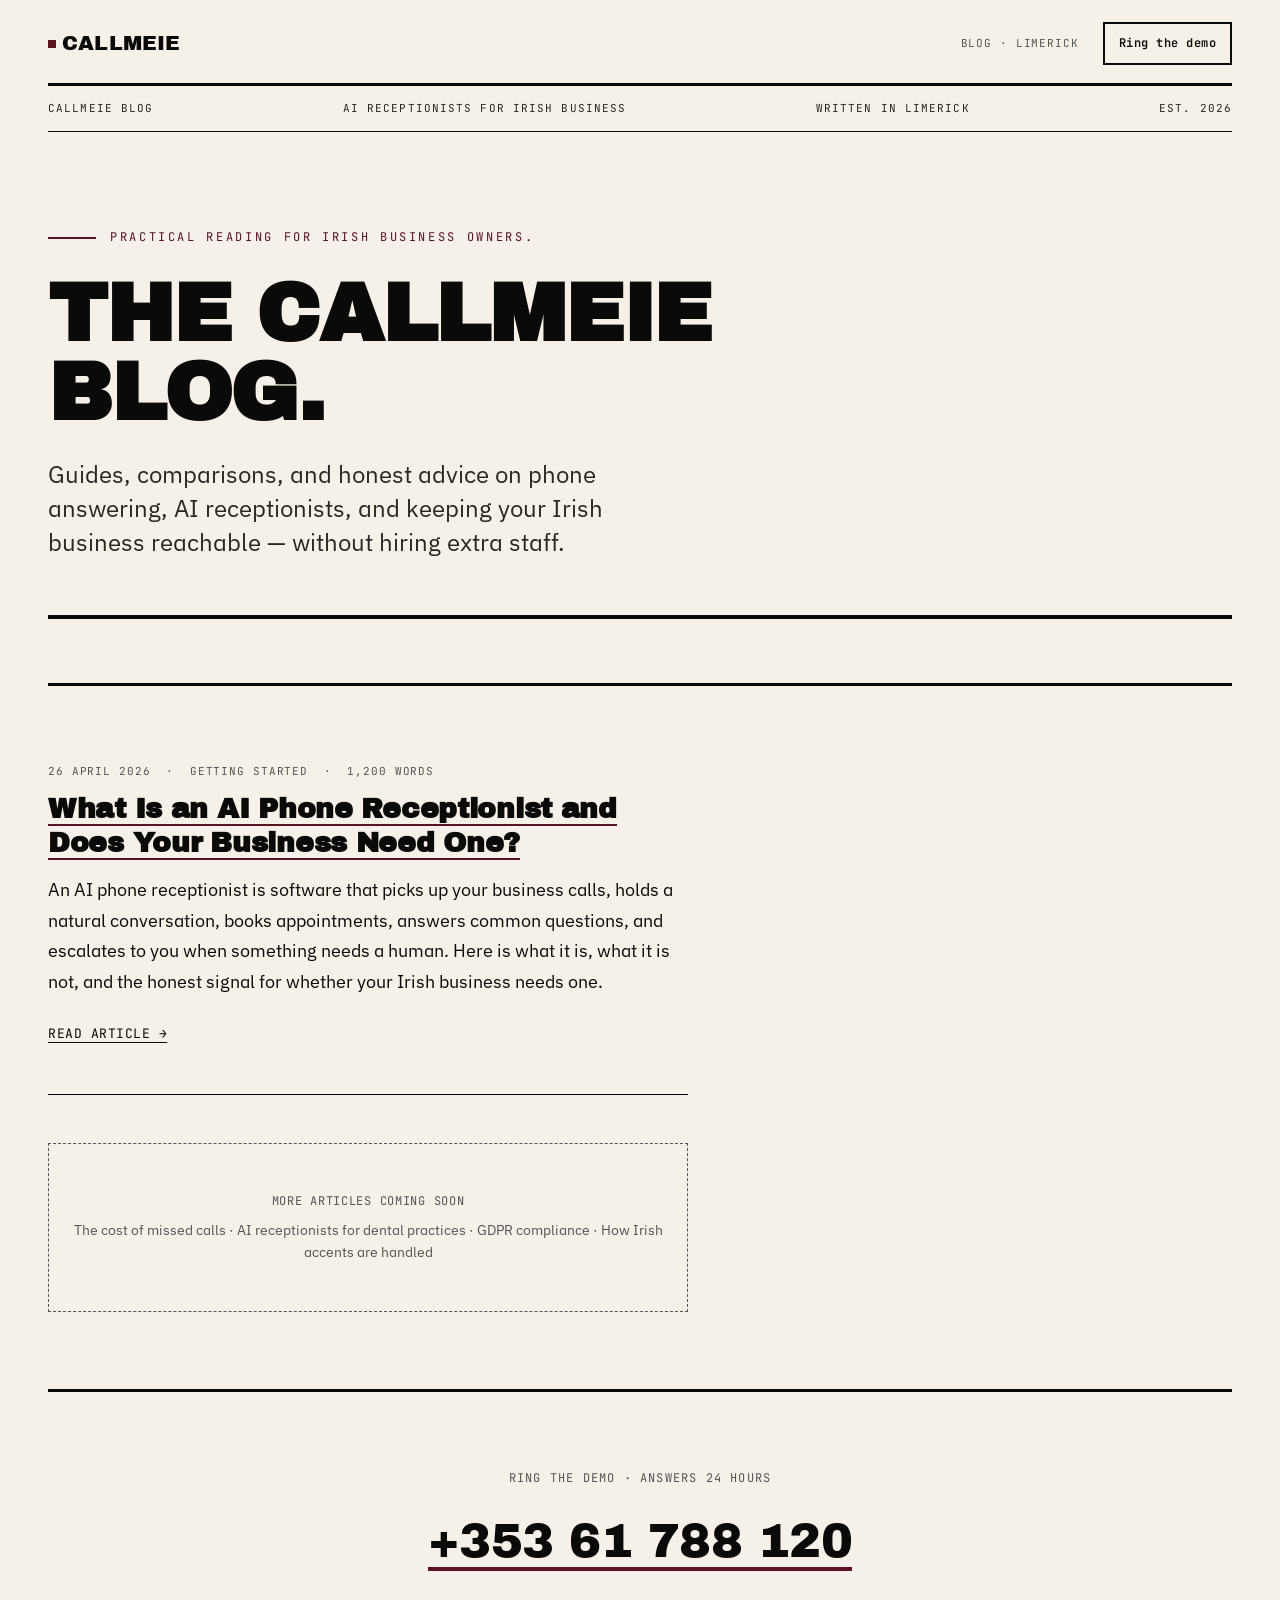
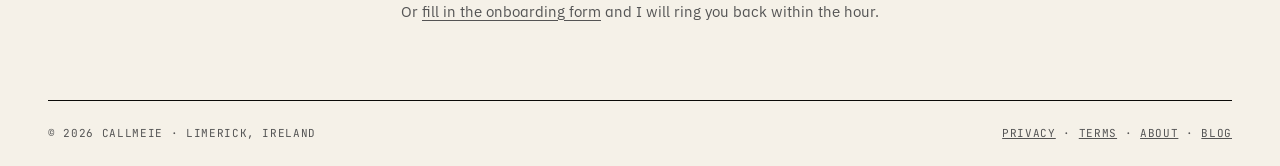
<file: blog/index.html>
<!doctype html>
<html lang="en-IE">
<head>
<meta charset="utf-8" />
<meta name="viewport" content="width=device-width, initial-scale=1" />
<title>Blog — AI Receptionist for Irish Businesses | CallMeIE</title>
<meta name="description" content="Guides, comparisons, and practical advice on AI phone answering for Irish small businesses. Written in Limerick for Irish owners." />
<link rel="canonical" href="https://receptionist.callmeie.ie/blog/" />
<link rel="icon" type="image/png" sizes="512x512" href="/favicon.png" />
<link rel="icon" type="image/svg+xml" href="/favicon.svg" />
<link rel="apple-touch-icon" href="/favicon.png" />

<!-- Geo / Local SEO -->
<meta name="geo.region" content="IE-LK" />
<meta name="geo.placename" content="Limerick, Ireland" />
<meta name="geo.position" content="52.6638;-8.6267" />
<meta name="ICBM" content="52.6638, -8.6267" />

<!-- Open Graph -->
<meta property="og:type" content="website" />
<meta property="og:url" content="https://receptionist.callmeie.ie/blog/" />
<meta property="og:title" content="Blog — AI Receptionist for Irish Businesses | CallMeIE" />
<meta property="og:description" content="Guides and practical advice on AI phone answering for Irish small businesses." />
<meta property="og:locale" content="en_IE" />
<meta property="og:site_name" content="CallMeIE" />

<!-- Structured Data -->
<script type="application/ld+json">
{
  "@context": "https://schema.org",
  "@graph": [
    {
      "@type": "Blog",
      "@id": "https://receptionist.callmeie.ie/blog/#blog",
      "name": "CallMeIE Blog",
      "url": "https://receptionist.callmeie.ie/blog/",
      "description": "Guides and practical advice on AI phone answering for Irish small businesses.",
      "publisher": { "@id": "https://receptionist.callmeie.ie/#business" }
    },
    {
      "@type": "BreadcrumbList",
      "itemListElement": [
        { "@type": "ListItem", "position": 1, "name": "Home", "item": "https://receptionist.callmeie.ie/" },
        { "@type": "ListItem", "position": 2, "name": "Blog", "item": "https://receptionist.callmeie.ie/blog/" }
      ]
    }
  ]
}
</script>

<link rel="preconnect" href="https://fonts.googleapis.com">
<link rel="preconnect" href="https://fonts.gstatic.com" crossorigin>
<link href="https://fonts.googleapis.com/css2?family=Archivo+Black&family=IBM+Plex+Sans:wght@400;500;600;700&family=JetBrains+Mono:wght@400;500;600;700&display=swap" rel="stylesheet">
<link rel="stylesheet" href="/styles.css">
</head>
<body>

<div class="page">

  <header class="topbar" role="banner">
    <a class="wordmark" href="/" aria-label="CallMeIE — home">
      <span class="wordmark__dot" aria-hidden="true"></span>CallMeIE
    </a>
    <div class="topbar__right">
      <span class="topbar__meta">Blog · Limerick</span>
      <a class="topbar__cta" href="tel:+35361788120">Ring the demo</a>
    </div>
  </header>

  <div class="masthead-strip" aria-hidden="true">
    <span>CallMeIE Blog</span>
    <span>AI Receptionists for Irish Business</span>
    <span>Written in Limerick</span>
    <span>Est. 2026</span>
  </div>

  <!-- HERO -->
  <section class="hero" id="top" aria-labelledby="blog-title" style="padding-bottom: 0;">
    <div class="hero__kicker">Practical reading for Irish business owners.</div>
    <h1 id="blog-title" class="hero__headline">The CallMeIE Blog.</h1>
    <p class="hero__sub">
      Guides, comparisons, and honest advice on phone answering, AI receptionists,
      and keeping your Irish business reachable — without hiring extra staff.
    </p>
  </section>

  <div style="border-top: 3px solid var(--ink); margin-top: clamp(32px,5vw,64px);"></div>

  <!-- ARTICLE LISTING -->
  <section style="max-width: var(--measure); margin: clamp(40px,6vw,80px) 0;" aria-label="Articles">

    <!-- Article 1 -->
    <article style="border-bottom: 1px solid var(--ink); padding-bottom: clamp(32px,4vw,48px); margin-bottom: clamp(32px,4vw,48px);">
      <div style="font-family:'JetBrains Mono',monospace; font-size:11px; letter-spacing:0.08em; text-transform:uppercase; color:var(--ink-muted); margin-bottom:12px;">
        26 April 2026 &nbsp;·&nbsp; Getting Started &nbsp;·&nbsp; 1,200 words
      </div>
      <h2 style="font-family:'Archivo Black',sans-serif; font-size:clamp(20px,2.6vw,28px); margin:0 0 16px; letter-spacing:-0.01em; line-height:1.2;">
        <a href="/blog/what-is-an-ai-phone-receptionist.html" style="text-decoration:none; color:var(--ink); border-bottom:2px solid var(--burgundy);">
          What Is an AI Phone Receptionist and Does Your Business Need One?
        </a>
      </h2>
      <p style="margin:0 0 20px; line-height:1.7;">
        An AI phone receptionist is software that picks up your business calls, holds a
        natural conversation, books appointments, answers common questions, and escalates
        to you when something needs a human. Here is what it is, what it is not, and
        the honest signal for whether your Irish business needs one.
      </p>
      <a href="/blog/what-is-an-ai-phone-receptionist.html" style="font-family:'JetBrains Mono',monospace; font-size:13px; letter-spacing:0.04em; text-transform:uppercase; color:var(--ink); text-decoration:underline; text-underline-offset:4px;">
        Read article →
      </a>
    </article>

    <!-- Coming Soon placeholder -->
    <div style="padding: clamp(32px,4vw,48px) 0; text-align:center; border: 1px dashed var(--ink-muted);">
      <p style="font-family:'JetBrains Mono',monospace; font-size:12px; letter-spacing:0.06em; text-transform:uppercase; color:var(--ink-muted); margin:0 0 8px;">
        More articles coming soon
      </p>
      <p style="margin:0; color:var(--ink-muted); font-size:14px;">
        The cost of missed calls · AI receptionists for dental practices · GDPR compliance · How Irish accents are handled
      </p>
    </div>

  </section>

  <!-- CTA -->
  <section style="border-top: 3px solid var(--ink); padding: clamp(40px,6vw,80px) 0; text-align:center;" aria-label="Get started">
    <p style="font-family:'JetBrains Mono',monospace; font-size:12px; letter-spacing:0.1em; text-transform:uppercase; color:var(--ink-muted); margin:0 0 16px;">
      Ring the demo · Answers 24 hours
    </p>
    <a href="tel:+35361788120" style="font-family:'Archivo Black',sans-serif; font-size:clamp(28px,4vw,48px); text-decoration:none; letter-spacing:-0.01em; border-bottom:4px solid var(--burgundy);">
      +353 61 788 120
    </a>
    <p style="margin: 20px 0 0; font-size: 15px; color: var(--ink-muted);">
      Or <a href="/onboard.html" style="text-decoration:underline; text-underline-offset:3px;">fill in the onboarding form</a> and I will ring you back within the hour.
    </p>
  </section>

  <!-- FOOTER -->
  <footer style="border-top: 1px solid var(--ink); padding: 24px 0; display:flex; justify-content:space-between; align-items:center; flex-wrap:wrap; gap:12px; font-family:'JetBrains Mono',monospace; font-size:11px; letter-spacing:0.06em; text-transform:uppercase; color:var(--ink-muted);">
    <span>© 2026 CallMeIE · Limerick, Ireland</span>
    <span>
      <a href="/privacy.html" style="color:inherit;">Privacy</a> ·
      <a href="/terms.html" style="color:inherit;">Terms</a> ·
      <a href="/about.html" style="color:inherit;">About</a> ·
      <a href="/blog/" style="color:inherit;">Blog</a>
    </span>
  </footer>

</div>

</body>
</html>
</file>
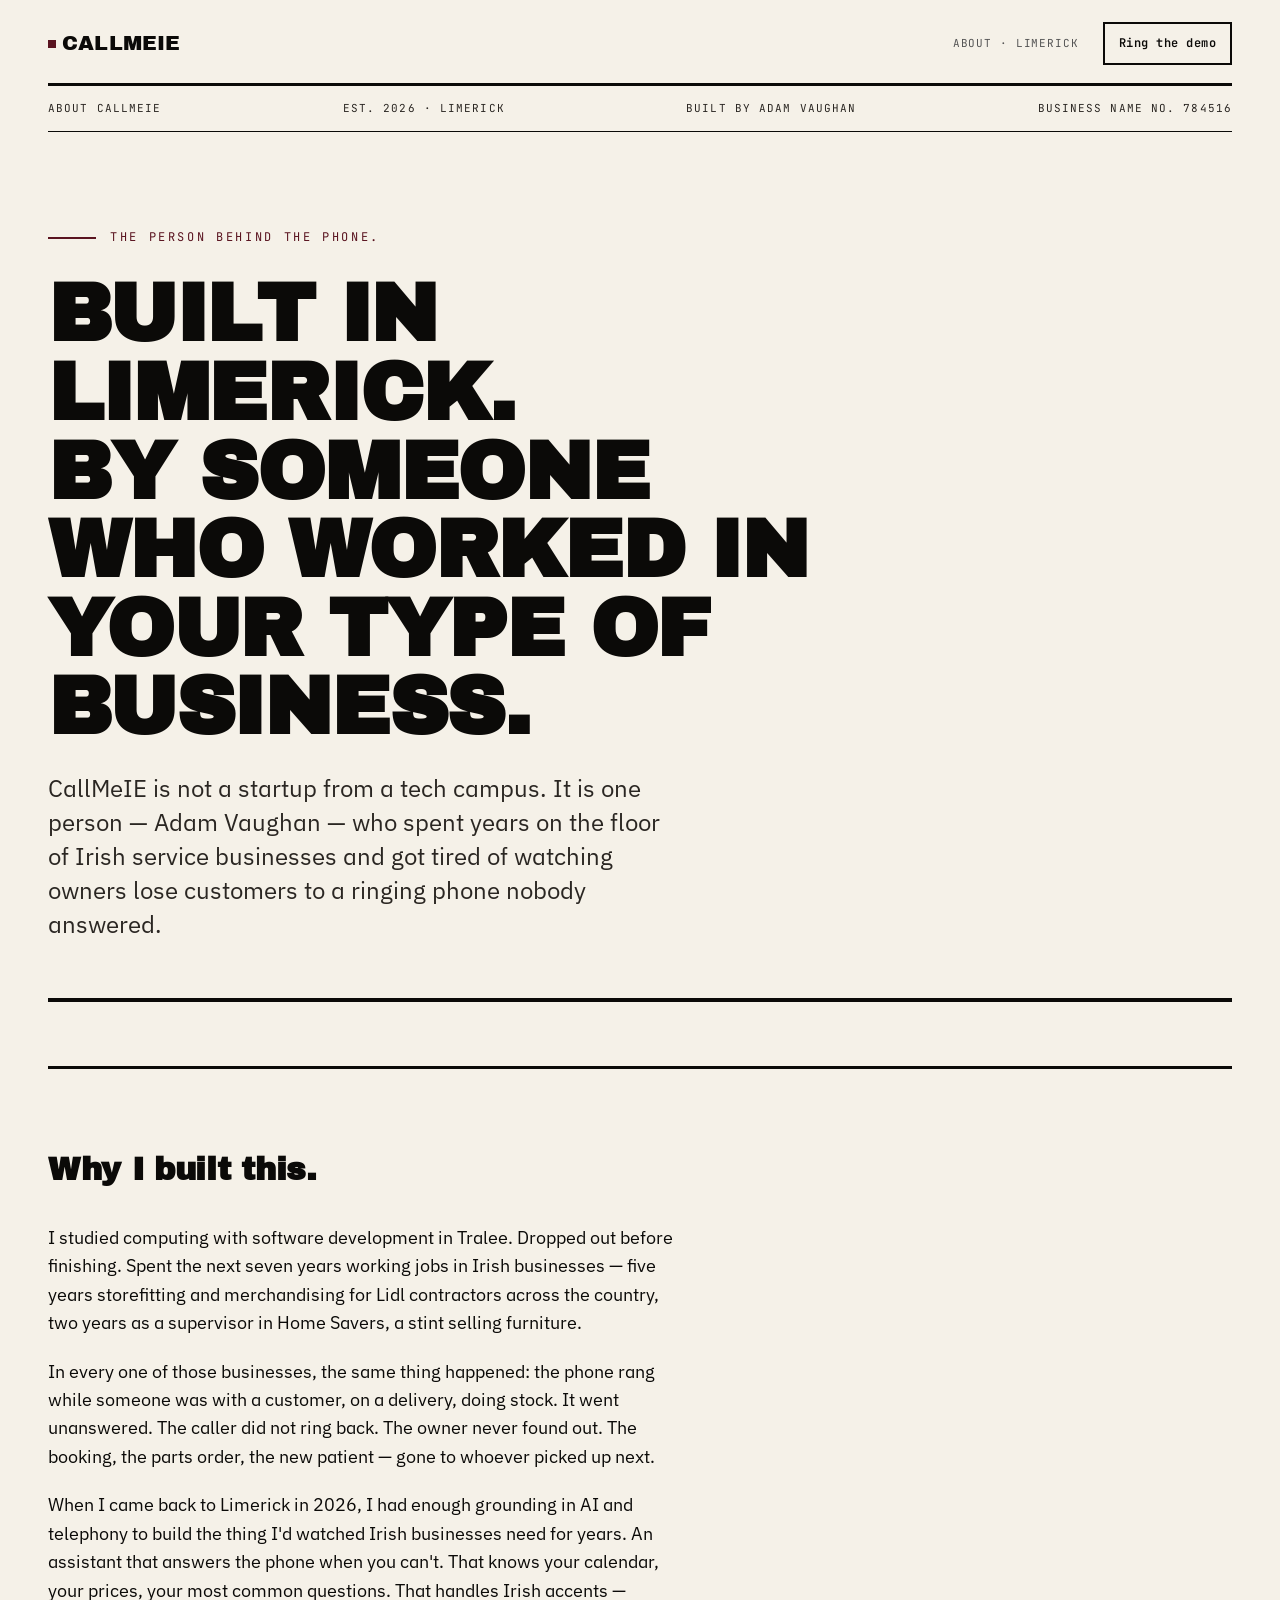
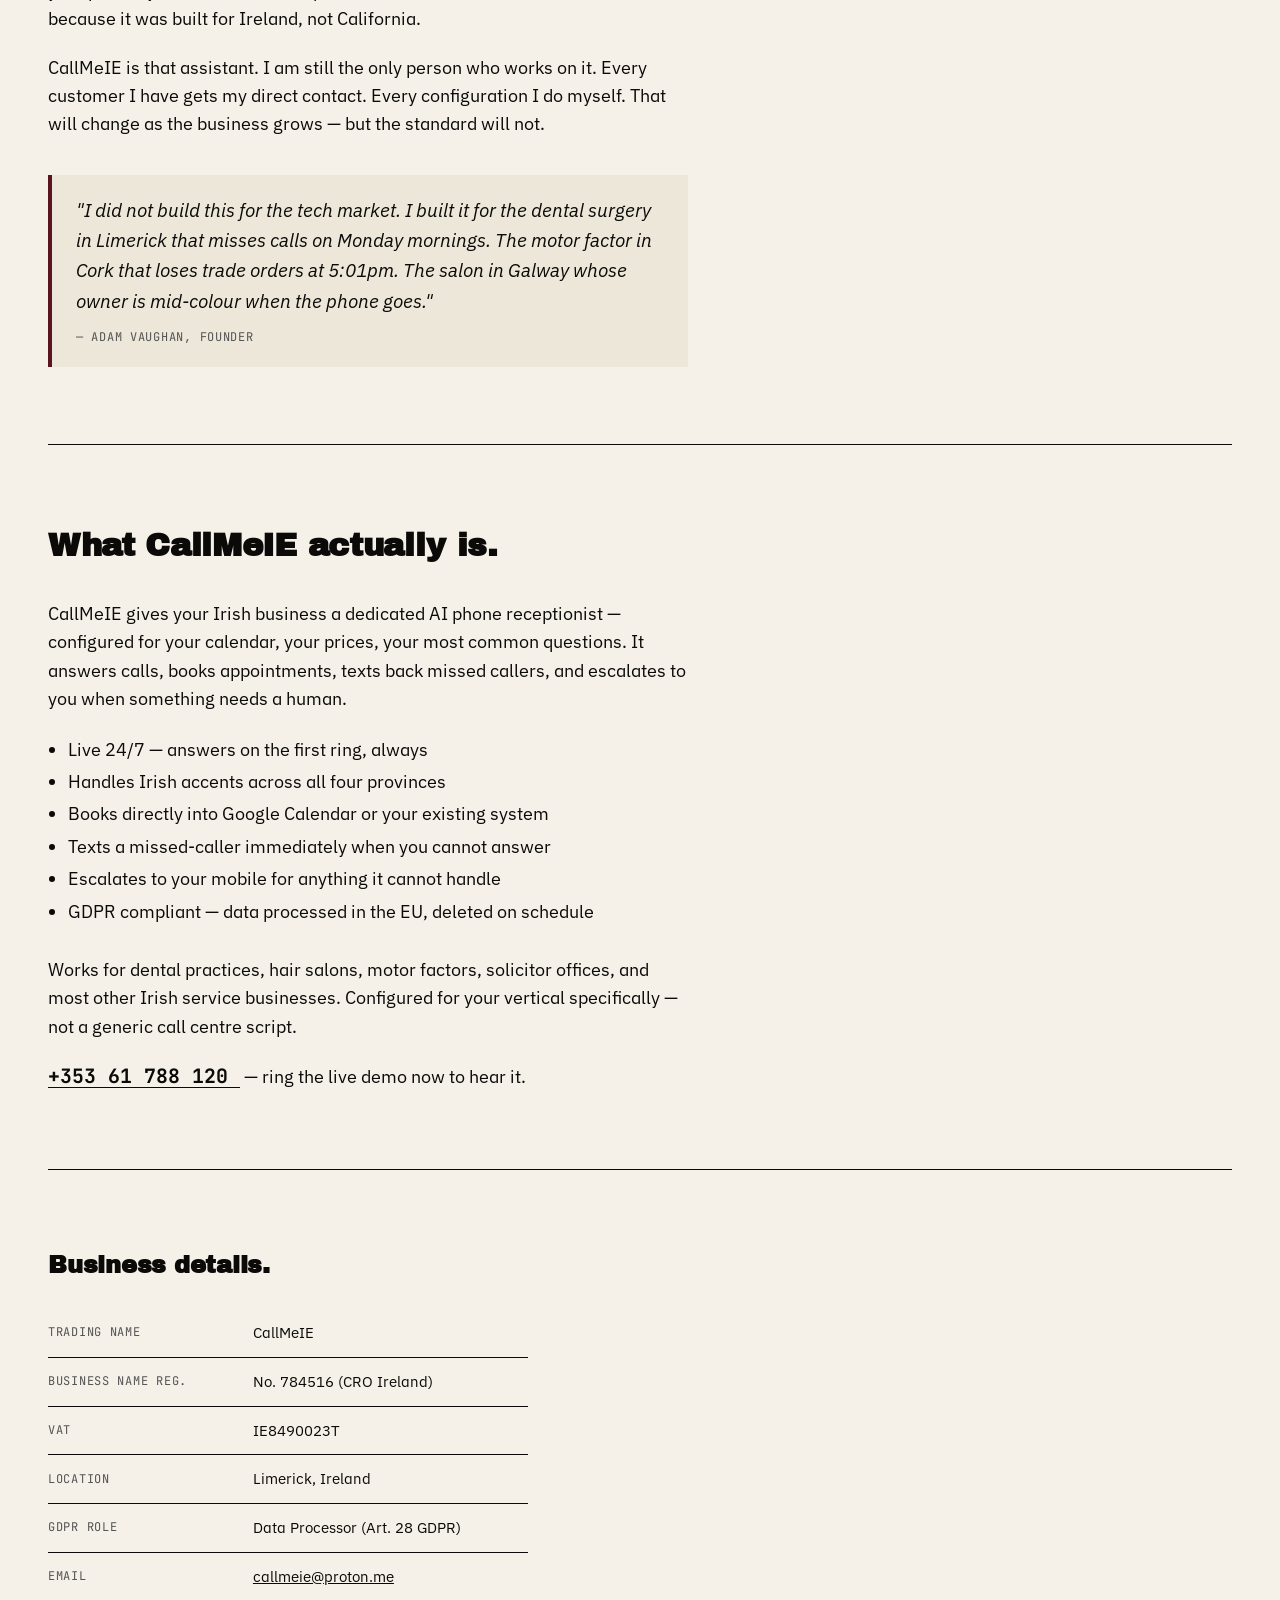
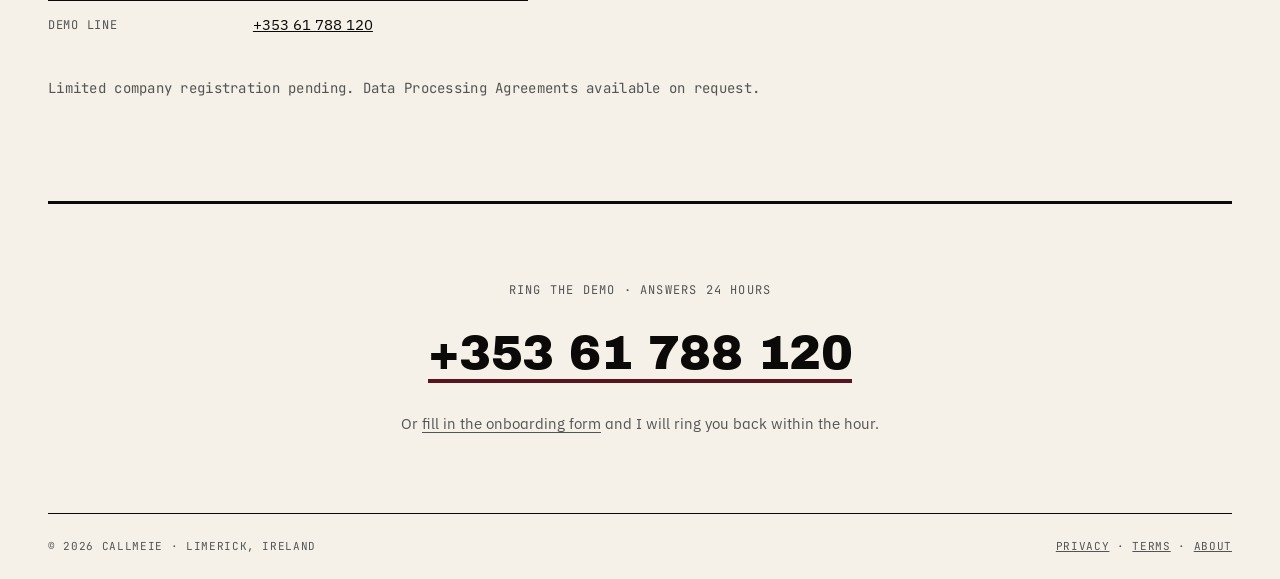
<file: about.html>
<!doctype html>
<html lang="en-IE">
<head>
<meta charset="utf-8" />
<meta name="viewport" content="width=device-width, initial-scale=1" />
<title>About CallMeIE — Adam Vaughan, Limerick</title>
<meta name="description" content="CallMeIE was built by Adam Vaughan in Limerick. After years working in Irish service businesses watching owners lose customers to missed calls, he built the fix. Business name reg. 784516." />
<link rel="canonical" href="https://receptionist.callmeie.ie/about.html" />
<link rel="icon" type="image/png" sizes="512x512" href="/favicon.png" />
<link rel="icon" type="image/svg+xml" href="/favicon.svg" />
<link rel="apple-touch-icon" href="/favicon.png" />

<!-- Geo / Local SEO -->
<meta name="geo.region" content="IE-LK" />
<meta name="geo.placename" content="Limerick, Ireland" />
<meta name="geo.position" content="52.6638;-8.6267" />
<meta name="ICBM" content="52.6638, -8.6267" />

<!-- Open Graph -->
<meta property="og:type" content="website" />
<meta property="og:url" content="https://receptionist.callmeie.ie/about.html" />
<meta property="og:title" content="About CallMeIE — Built in Limerick by Adam Vaughan" />
<meta property="og:description" content="CallMeIE was built by Adam Vaughan in Limerick. After years working in Irish service businesses, he built an AI receptionist that never misses a call." />
<meta property="og:locale" content="en_IE" />
<meta property="og:site_name" content="CallMeIE" />
<meta name="twitter:card" content="summary_large_image" />
<meta name="twitter:title" content="About CallMeIE — Built in Limerick" />
<meta name="twitter:description" content="Adam Vaughan built CallMeIE in Limerick after years in Irish retail and service businesses. An Irish solution for Irish businesses." />

<!-- Structured Data -->
<script type="application/ld+json">
{
  "@context": "https://schema.org",
  "@graph": [
    {
      "@type": "Organization",
      "@id": "https://receptionist.callmeie.ie/#business",
      "name": "CallMeIE",
      "url": "https://receptionist.callmeie.ie",
      "description": "AI phone receptionist for Irish small businesses. 24/7 call handling, Irish accents, GDPR compliant.",
      "address": {
        "@type": "PostalAddress",
        "addressLocality": "Limerick",
        "addressRegion": "Limerick",
        "addressCountry": "IE"
      },
      "geo": {
        "@type": "GeoCoordinates",
        "latitude": 52.6638,
        "longitude": -8.6267
      },
      "contactPoint": {
        "@type": "ContactPoint",
        "contactType": "customer support",
        "email": "callmeie@proton.me",
        "areaServed": "IE",
        "availableLanguage": "en-IE"
      },
      "vatID": "IE8490023T",
      "identifier": {
        "@type": "PropertyValue",
        "name": "Business Name Registration",
        "value": "784516"
      }
    },
    {
      "@type": "Person",
      "name": "Adam Vaughan",
      "jobTitle": "Founder",
      "worksFor": { "@id": "https://receptionist.callmeie.ie/#business" },
      "address": {
        "@type": "PostalAddress",
        "addressLocality": "Limerick",
        "addressCountry": "IE"
      }
    },
    {
      "@type": "BreadcrumbList",
      "itemListElement": [
        { "@type": "ListItem", "position": 1, "name": "Home", "item": "https://receptionist.callmeie.ie/" },
        { "@type": "ListItem", "position": 2, "name": "About", "item": "https://receptionist.callmeie.ie/about.html" }
      ]
    }
  ]
}
</script>

<link rel="preconnect" href="https://fonts.googleapis.com">
<link rel="preconnect" href="https://fonts.gstatic.com" crossorigin>
<link href="https://fonts.googleapis.com/css2?family=Archivo+Black&family=IBM+Plex+Sans:wght@400;500;600;700&family=JetBrains+Mono:wght@400;500;600;700&display=swap" rel="stylesheet">
<link rel="stylesheet" href="/styles.css">
</head>
<body>

<div class="page">

  <header class="topbar" role="banner">
    <a class="wordmark" href="/" aria-label="CallMeIE — home">
      <span class="wordmark__dot" aria-hidden="true"></span>CallMeIE
    </a>
    <div class="topbar__right">
      <span class="topbar__meta">About · Limerick</span>
      <a class="topbar__cta" href="tel:+35361788120">Ring the demo</a>
    </div>
  </header>

  <div class="masthead-strip" aria-hidden="true">
    <span>About CallMeIE</span>
    <span>Est. 2026 · Limerick</span>
    <span>Built by Adam Vaughan</span>
    <span>Business Name No. 784516</span>
  </div>

  <!-- ABOUT HERO -->
  <section class="hero" id="top" aria-labelledby="about-title" style="padding-bottom: 0;">
    <div class="hero__kicker">The person behind the phone.</div>
    <h1 id="about-title" class="hero__headline">Built in Limerick.<br>By someone who worked in your type of business.</h1>
    <p class="hero__sub">
      CallMeIE is not a startup from a tech campus. It is one person — Adam Vaughan — who spent
      years on the floor of Irish service businesses and got tired of watching owners lose
      customers to a ringing phone nobody answered.
    </p>
  </section>

  <div style="border-top: 3px solid var(--ink); margin-top: clamp(32px,5vw,64px);"></div>

  <!-- FOUNDER STORY -->
  <article style="max-width: var(--measure); margin: clamp(40px,6vw,80px) 0;" aria-label="Founder story">

    <h2 style="font-family: 'Archivo Black', sans-serif; font-size: clamp(22px,3vw,32px); margin: 0 0 28px; letter-spacing: -0.01em;">
      Why I built this.
    </h2>

    <p style="margin: 0 0 20px;">
      I studied computing with software development in Tralee. Dropped out before finishing.
      Spent the next seven years working jobs in Irish businesses — five years storefitting and
      merchandising for Lidl contractors across the country, two years as a supervisor in Home
      Savers, a stint selling furniture.
    </p>

    <p style="margin: 0 0 20px;">
      In every one of those businesses, the same thing happened: the phone rang while someone
      was with a customer, on a delivery, doing stock. It went unanswered. The caller did not
      ring back. The owner never found out. The booking, the parts order, the new patient —
      gone to whoever picked up next.
    </p>

    <p style="margin: 0 0 20px;">
      When I came back to Limerick in 2026, I had enough grounding in AI and telephony to
      build the thing I'd watched Irish businesses need for years. An assistant that answers
      the phone when you can't. That knows your calendar, your prices, your most common
      questions. That handles Irish accents — because it was built for Ireland, not California.
    </p>

    <p style="margin: 0 0 20px;">
      CallMeIE is that assistant. I am still the only person who works on it.
      Every customer I have gets my direct contact. Every configuration I do myself.
      That will change as the business grows — but the standard will not.
    </p>

    <div style="border-left: 4px solid var(--burgundy); padding: 20px 24px; margin: 36px 0; background: var(--paper-deep);">
      <p style="margin: 0; font-style: italic; font-size: 1.05em; line-height: 1.6;">
        "I did not build this for the tech market. I built it for the dental surgery in Limerick
        that misses calls on Monday mornings. The motor factor in Cork that loses trade orders
        at 5:01pm. The salon in Galway whose owner is mid-colour when the phone goes."
      </p>
      <p style="margin: 12px 0 0; font-family: 'JetBrains Mono', monospace; font-size: 12px; letter-spacing: 0.06em; text-transform: uppercase; color: var(--ink-muted);">
        — Adam Vaughan, Founder
      </p>
    </div>

  </article>

  <div style="border-top: 1px solid var(--ink); margin-bottom: clamp(40px,6vw,80px);"></div>

  <!-- MISSION + PRODUCT SPECIFICS -->
  <section style="max-width: var(--measure); margin-bottom: clamp(40px,6vw,80px);" aria-label="What CallMeIE does">

    <h2 style="font-family: 'Archivo Black', sans-serif; font-size: clamp(22px,3vw,32px); margin: 0 0 28px; letter-spacing: -0.01em;">
      What CallMeIE actually is.
    </h2>

    <p style="margin: 0 0 20px;">
      CallMeIE gives your Irish business a dedicated AI phone receptionist — configured for
      your calendar, your prices, your most common questions. It answers calls, books
      appointments, texts back missed callers, and escalates to you when something needs a human.
    </p>

    <ul style="padding-left: 20px; margin: 0 0 28px; line-height: 1.8;">
      <li>Live 24/7 — answers on the first ring, always</li>
      <li>Handles Irish accents across all four provinces</li>
      <li>Books directly into Google Calendar or your existing system</li>
      <li>Texts a missed-caller immediately when you cannot answer</li>
      <li>Escalates to your mobile for anything it cannot handle</li>
      <li>GDPR compliant — data processed in the EU, deleted on schedule</li>
    </ul>

    <p style="margin: 0 0 20px;">
      Works for dental practices, hair salons, motor factors, solicitor offices, and
      most other Irish service businesses. Configured for your vertical specifically —
      not a generic call centre script.
    </p>

    <p style="margin: 0;">
      <a href="tel:+35361788120" style="font-family:'JetBrains Mono',monospace; font-weight:700; font-size:1.1em; text-decoration:underline; text-underline-offset:4px;">
        +353 61 788 120
      </a>
      &nbsp;— ring the live demo now to hear it.
    </p>

  </section>

  <div style="border-top: 1px solid var(--ink); margin-bottom: clamp(40px,6vw,80px);"></div>

  <!-- REGISTRATION + CONTACT -->
  <section style="margin-bottom: clamp(56px,8vw,112px);" aria-label="Business details">

    <h2 style="font-family: 'Archivo Black', sans-serif; font-size: clamp(18px,2.2vw,24px); margin: 0 0 24px; letter-spacing: -0.01em;">
      Business details.
    </h2>

    <table style="border-collapse: collapse; width: 100%; max-width: 480px; font-size: 15px;">
      <tbody>
        <tr style="border-bottom: 1px solid var(--ink);">
          <td style="padding: 12px 16px 12px 0; font-family:'JetBrains Mono',monospace; font-size:12px; letter-spacing:0.06em; text-transform:uppercase; color:var(--ink-muted); white-space:nowrap;">Trading Name</td>
          <td style="padding: 12px 0;">CallMeIE</td>
        </tr>
        <tr style="border-bottom: 1px solid var(--ink);">
          <td style="padding: 12px 16px 12px 0; font-family:'JetBrains Mono',monospace; font-size:12px; letter-spacing:0.06em; text-transform:uppercase; color:var(--ink-muted); white-space:nowrap;">Business Name Reg.</td>
          <td style="padding: 12px 0;">No. 784516 (CRO Ireland)</td>
        </tr>
        <tr style="border-bottom: 1px solid var(--ink);">
          <td style="padding: 12px 16px 12px 0; font-family:'JetBrains Mono',monospace; font-size:12px; letter-spacing:0.06em; text-transform:uppercase; color:var(--ink-muted); white-space:nowrap;">VAT</td>
          <td style="padding: 12px 0;">IE8490023T</td>
        </tr>
        <tr style="border-bottom: 1px solid var(--ink);">
          <td style="padding: 12px 16px 12px 0; font-family:'JetBrains Mono',monospace; font-size:12px; letter-spacing:0.06em; text-transform:uppercase; color:var(--ink-muted); white-space:nowrap;">Location</td>
          <td style="padding: 12px 0;">Limerick, Ireland</td>
        </tr>
        <tr style="border-bottom: 1px solid var(--ink);">
          <td style="padding: 12px 16px 12px 0; font-family:'JetBrains Mono',monospace; font-size:12px; letter-spacing:0.06em; text-transform:uppercase; color:var(--ink-muted); white-space:nowrap;">GDPR Role</td>
          <td style="padding: 12px 0;">Data Processor (Art. 28 GDPR)</td>
        </tr>
        <tr style="border-bottom: 1px solid var(--ink);">
          <td style="padding: 12px 16px 12px 0; font-family:'JetBrains Mono',monospace; font-size:12px; letter-spacing:0.06em; text-transform:uppercase; color:var(--ink-muted); white-space:nowrap;">Email</td>
          <td style="padding: 12px 0;"><a href="mailto:callmeie@proton.me">callmeie@proton.me</a></td>
        </tr>
        <tr>
          <td style="padding: 12px 16px 12px 0; font-family:'JetBrains Mono',monospace; font-size:12px; letter-spacing:0.06em; text-transform:uppercase; color:var(--ink-muted); white-space:nowrap;">Demo Line</td>
          <td style="padding: 12px 0;"><a href="tel:+35361788120">+353 61 788 120</a></td>
        </tr>
      </tbody>
    </table>

    <p style="margin: 28px 0 0; font-size: 14px; color: var(--ink-muted); font-family:'JetBrains Mono',monospace; letter-spacing:0.02em;">
      Limited company registration pending. Data Processing Agreements available on request.
    </p>

  </section>

  <!-- CTA -->
  <section style="border-top: 3px solid var(--ink); padding: clamp(40px,6vw,80px) 0; text-align:center;" aria-label="Get started">
    <p style="font-family:'JetBrains Mono',monospace; font-size:12px; letter-spacing:0.1em; text-transform:uppercase; color:var(--ink-muted); margin:0 0 16px;">
      Ring the demo · Answers 24 hours
    </p>
    <a href="tel:+35361788120" style="font-family:'Archivo Black',sans-serif; font-size:clamp(28px,4vw,48px); text-decoration:none; letter-spacing:-0.01em; border-bottom:4px solid var(--burgundy);">
      +353 61 788 120
    </a>
    <p style="margin: 20px 0 0; font-size: 15px; color: var(--ink-muted);">
      Or <a href="/onboard.html" style="text-decoration:underline; text-underline-offset:3px;">fill in the onboarding form</a> and I will ring you back within the hour.
    </p>
  </section>

  <!-- FOOTER -->
  <footer style="border-top: 1px solid var(--ink); padding: 24px 0; display:flex; justify-content:space-between; align-items:center; flex-wrap:wrap; gap:12px; font-family:'JetBrains Mono',monospace; font-size:11px; letter-spacing:0.06em; text-transform:uppercase; color:var(--ink-muted);">
    <span>© 2026 CallMeIE · Limerick, Ireland</span>
    <span>
      <a href="/privacy.html" style="color:inherit;">Privacy</a> ·
      <a href="/terms.html" style="color:inherit;">Terms</a> ·
      <a href="/about.html" style="color:inherit;">About</a>
    </span>
  </footer>

</div>

</body>
</html>
</file>
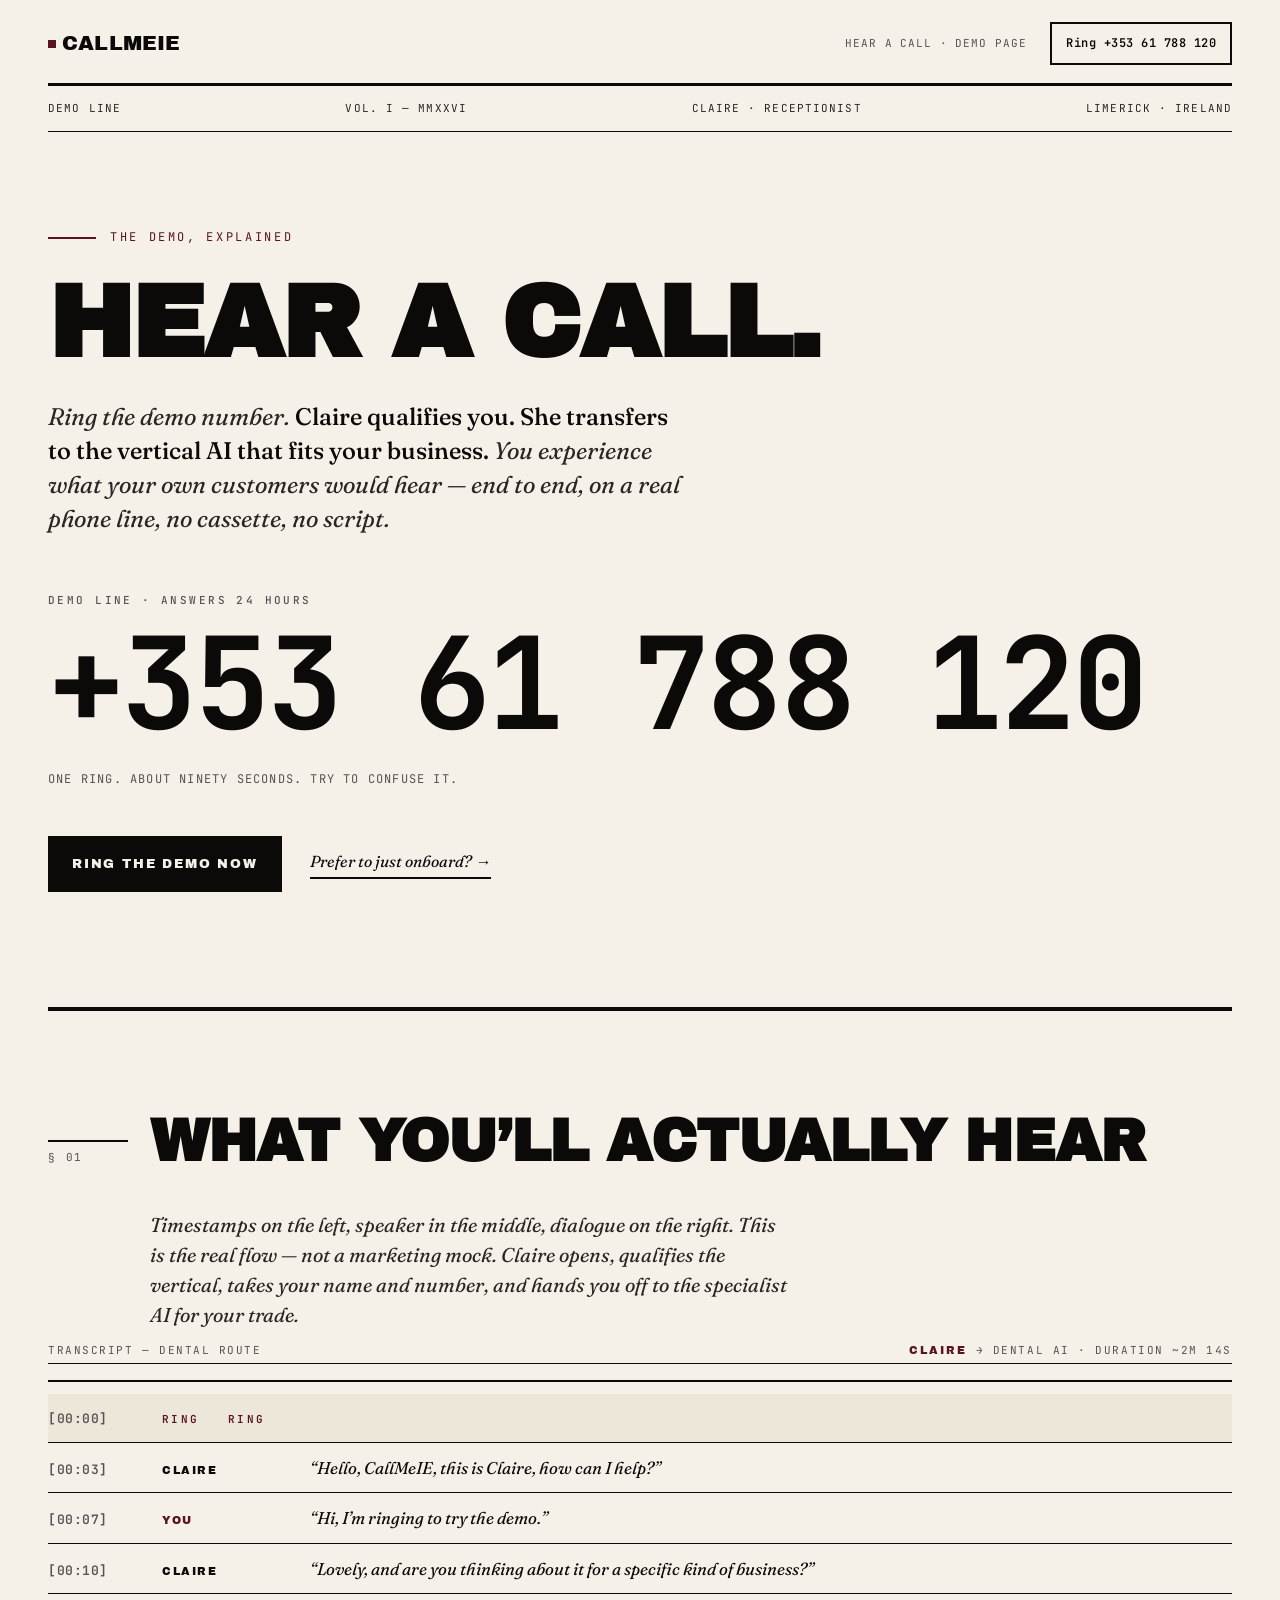
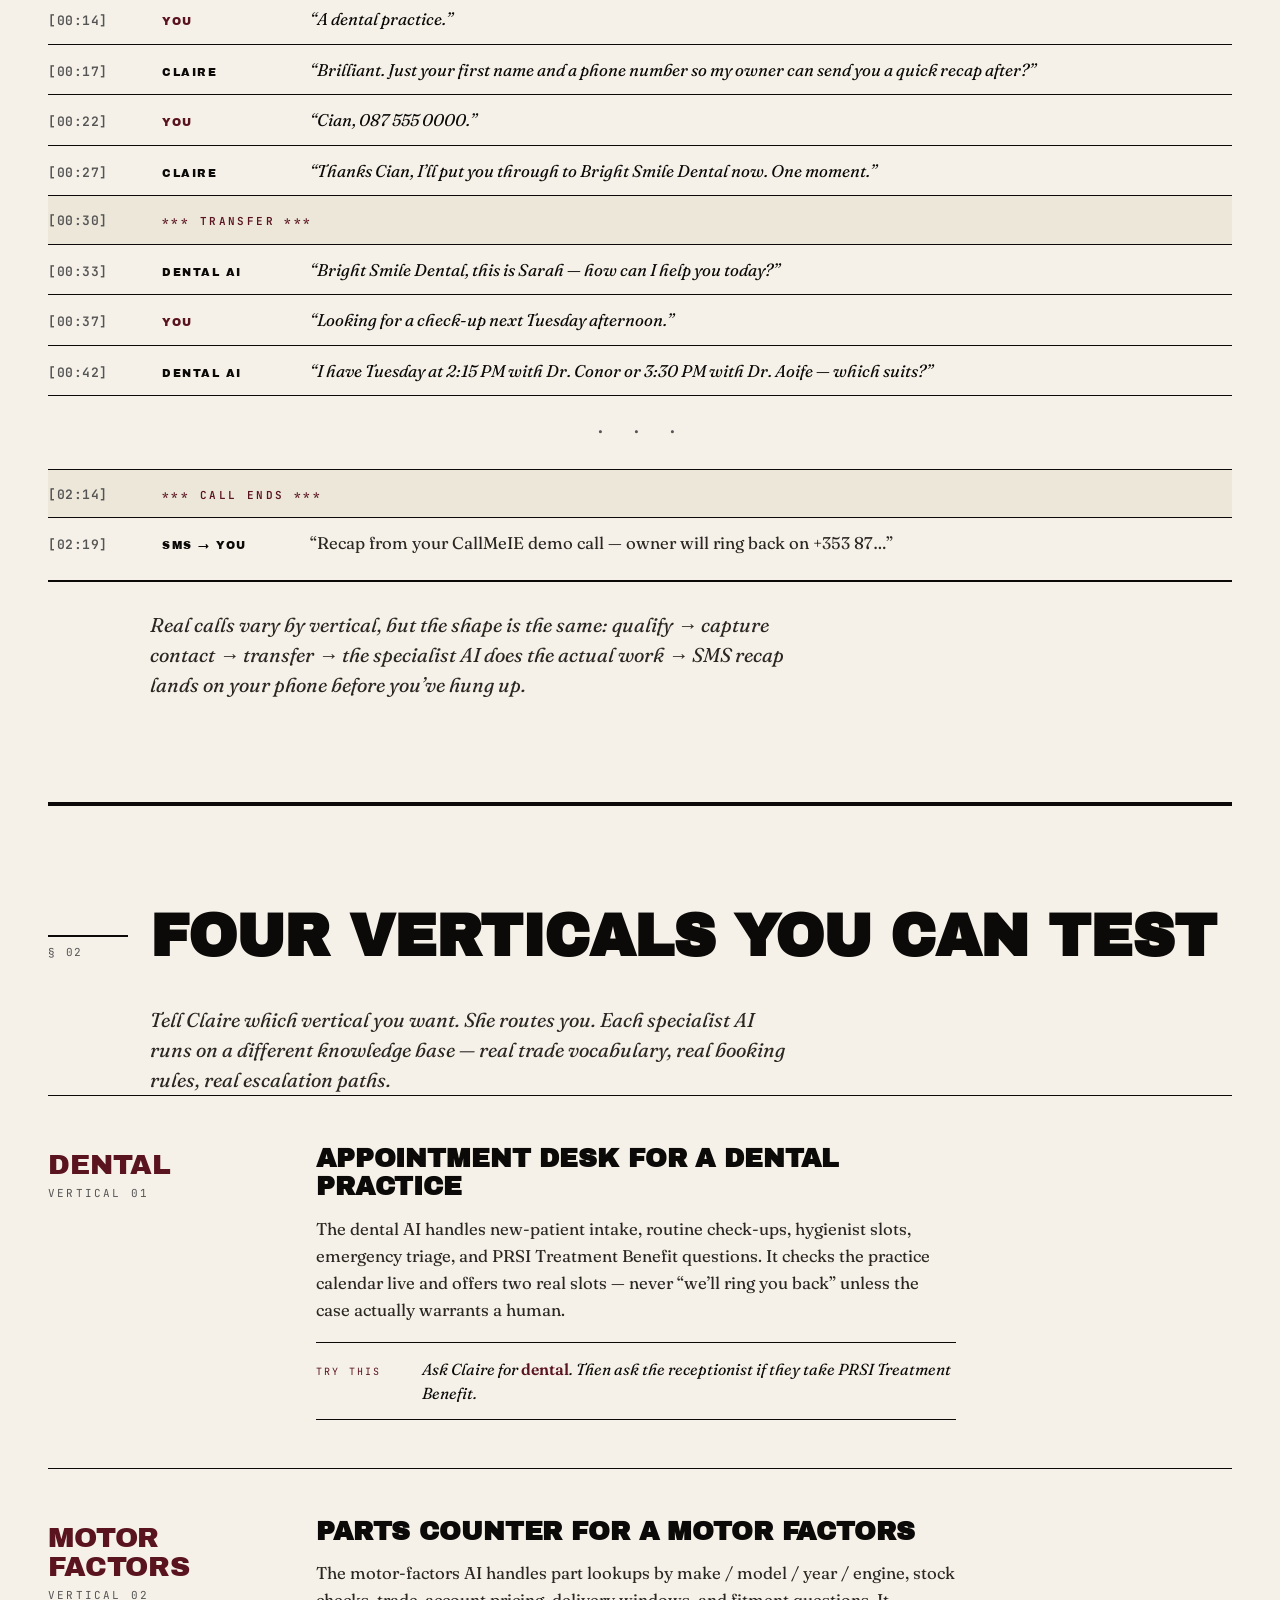
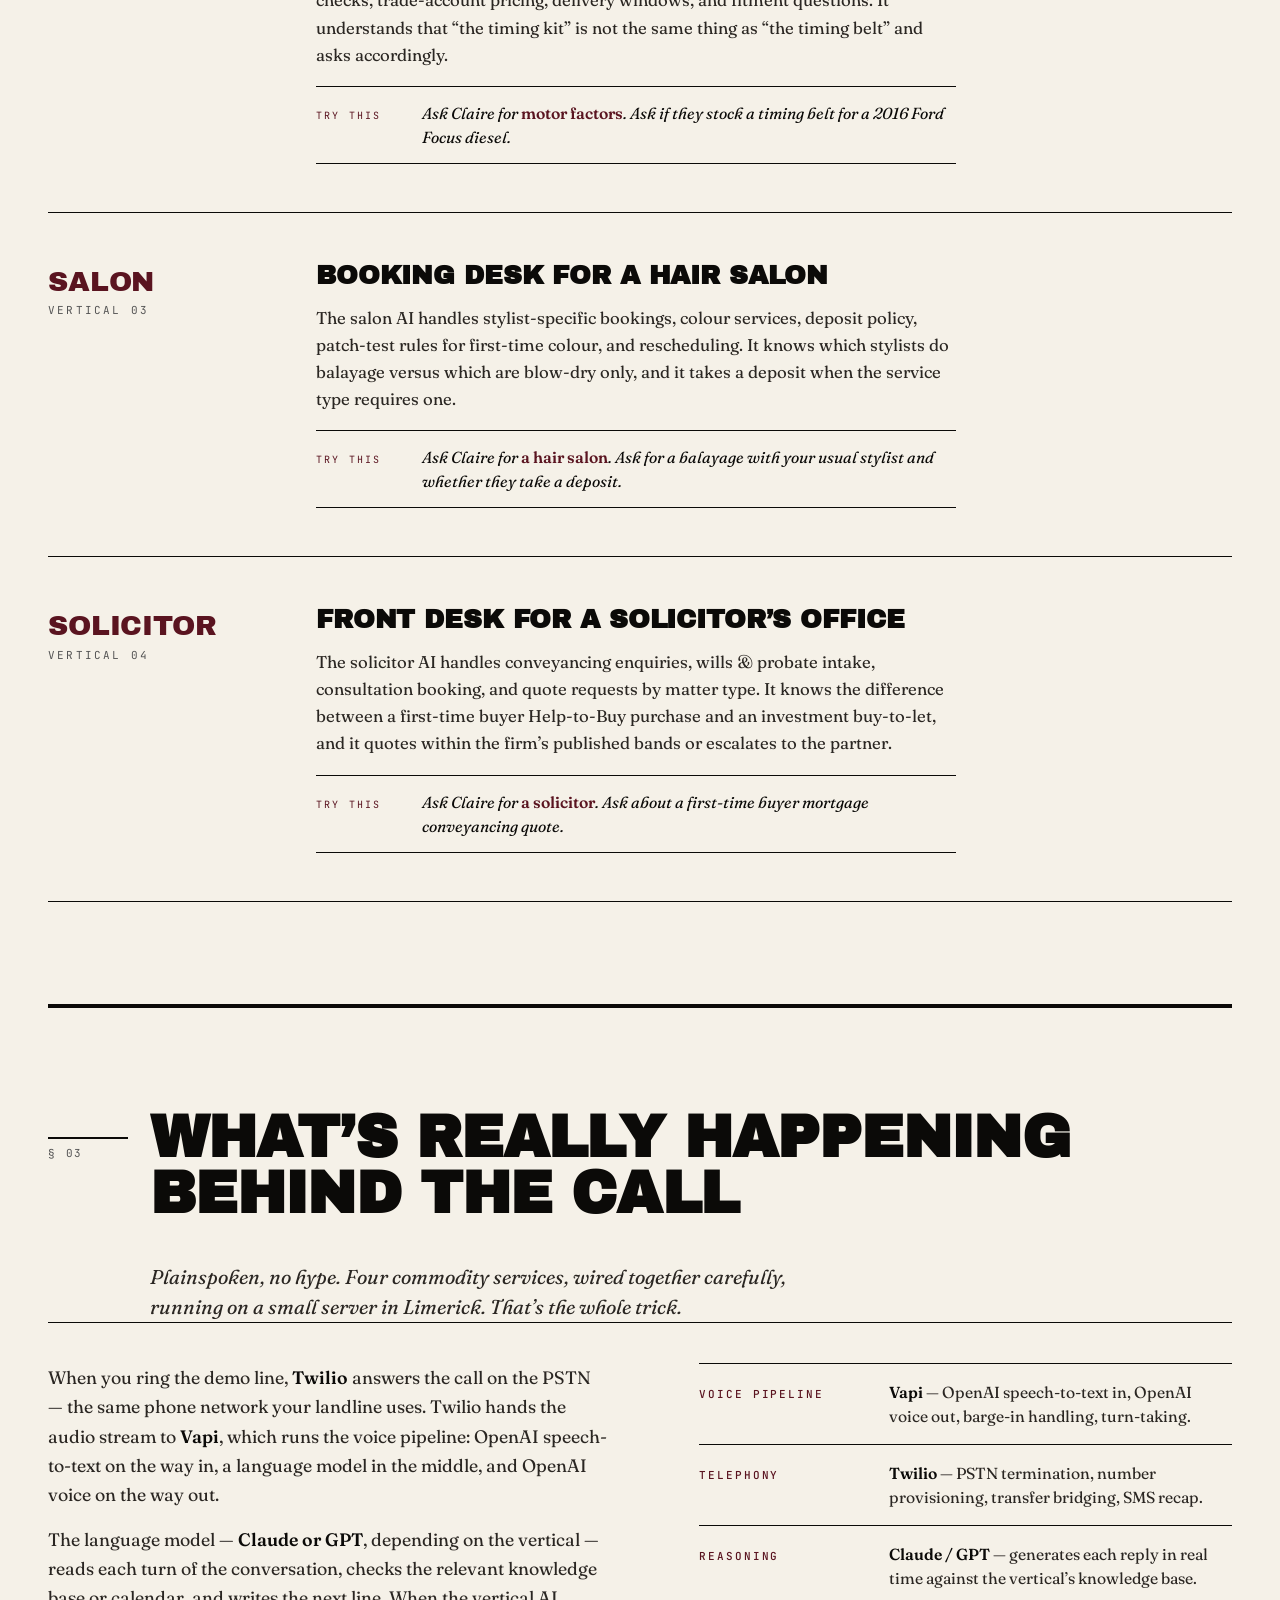
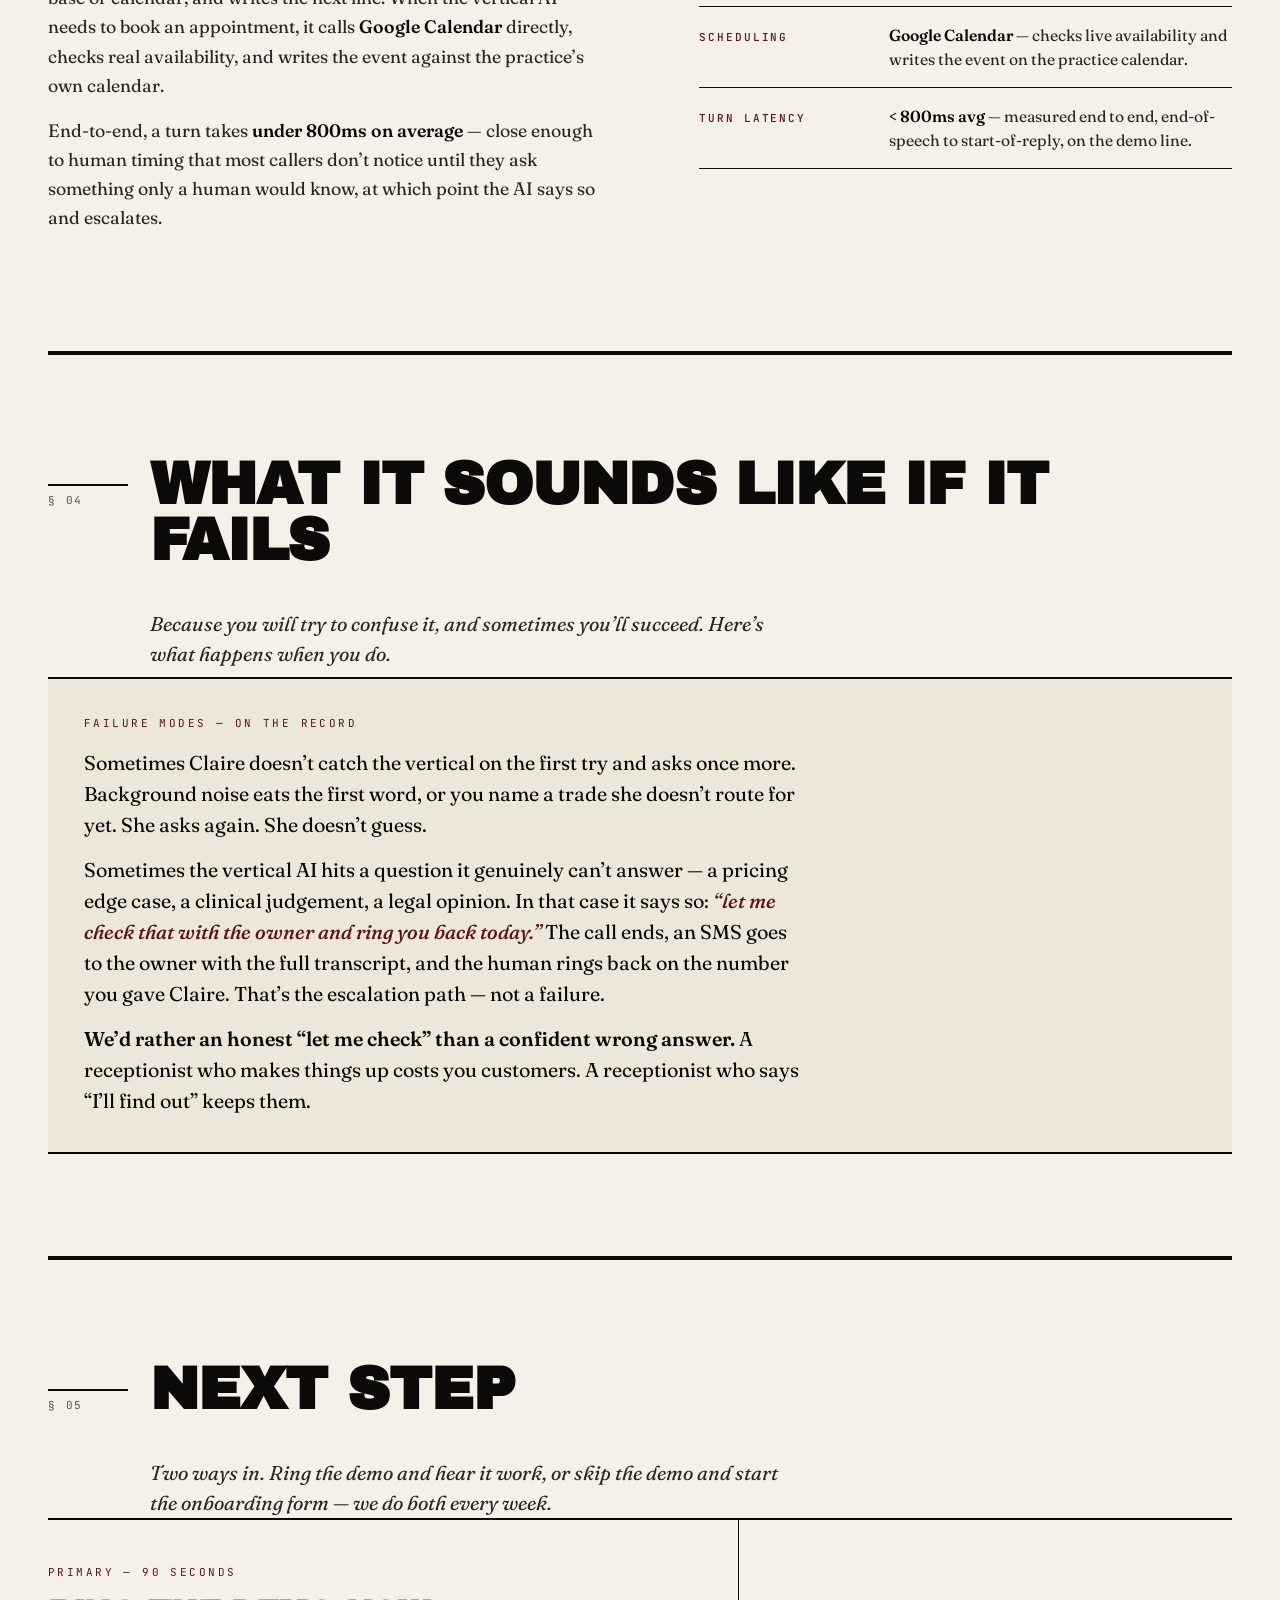
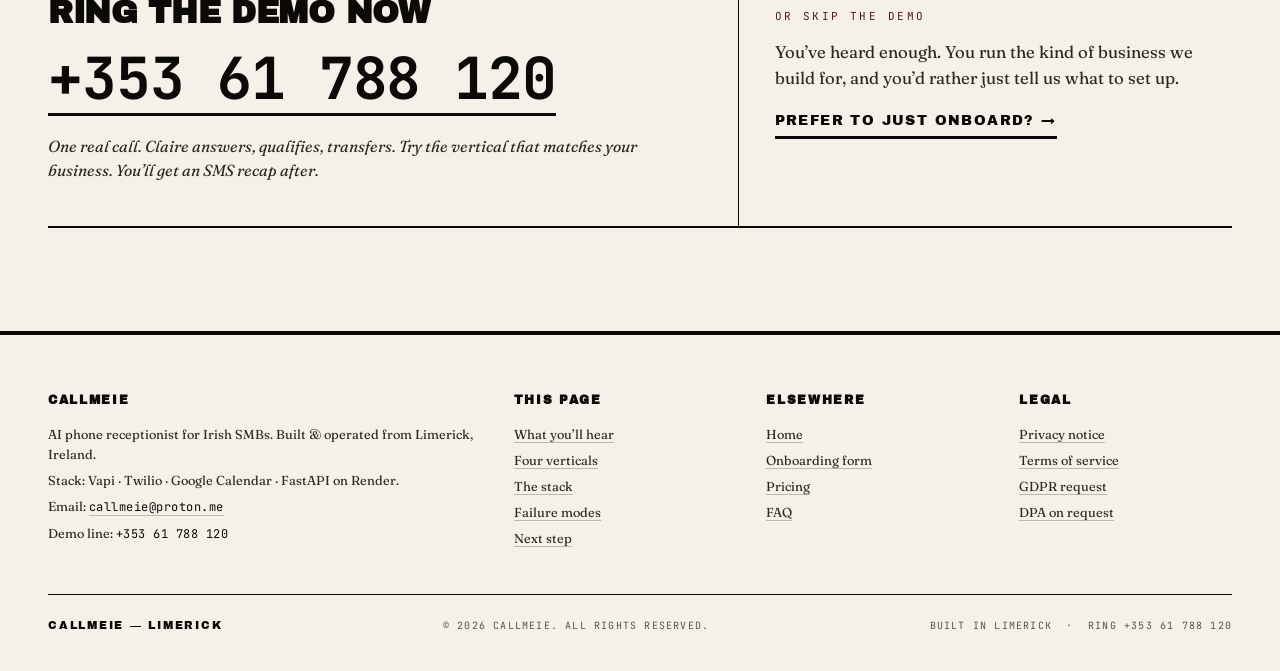
<file: demo.html>
<!doctype html>
<html lang="en-IE">
<head>
<meta charset="utf-8" />
<meta name="viewport" content="width=device-width, initial-scale=1" />
<title>Hear a Call — CallMeIE Demo · Limerick</title>
<meta name="description" content="Ring the CallMeIE demo line. Claire qualifies you, transfers to the vertical AI that fits your business, and you experience what your own customers would hear. Built in Limerick." />

<link rel="preconnect" href="https://fonts.googleapis.com">
<link rel="preconnect" href="https://fonts.gstatic.com" crossorigin>
<link href="https://fonts.googleapis.com/css2?family=Archivo+Black&family=Fraunces:ital,opsz,wght@0,9..144,400;0,9..144,500;0,9..144,600;0,9..144,700;1,9..144,400;1,9..144,500&family=JetBrains+Mono:wght@400;500;600;700&display=swap" rel="stylesheet">

<style>
  /* CallMeIE — Hear a Call page.
     Matches the homepage style: paper cream + deep ink + burgundy accent.
     Archivo Black display · Fraunces body · JetBrains Mono for numbers, timestamps, kickers.
     No emoji. No shadows. No rounded corners. No gradients. */

  :root {
    --paper: #F5F1E8;
    --paper-deep: #ECE7D9;
    --ink: #0b0a08;
    --ink-soft: #2a2622;
    --ink-muted: #545454;
    --burgundy: #5A1420;
    --measure: 640px;
    --section-gap: clamp(56px, 8vw, 112px);
    --rule-heavy: 3px;
    --rule-thick: 4px;
  }

  *, *::before, *::after { box-sizing: border-box; }
  html { -webkit-text-size-adjust: 100%; }
  body {
    margin: 0; background: var(--paper); color: var(--ink);
    font-family: 'Fraunces', Georgia, 'Times New Roman', serif;
    font-optical-sizing: auto;
    font-variation-settings: "opsz" 36, "SOFT" 30;
    font-size: 18px; line-height: 1.58;
    -webkit-font-smoothing: antialiased;
  }

  a { color: inherit; }
  a:hover { text-decoration-thickness: 2px; }
  ::selection { background: var(--burgundy); color: var(--paper); }

  /* Layout scaffold */
  .page { max-width: 1280px; margin: 0 auto; padding: 0 clamp(20px, 4vw, 48px); position: relative; }

  /* Topbar */
  .topbar {
    position: relative; z-index: 5;
    display: flex; align-items: center; justify-content: space-between;
    padding: 22px 0 18px; border-bottom: var(--rule-heavy) solid var(--ink);
    gap: 16px;
  }
  .wordmark {
    font-family: 'Archivo Black', 'Arial Black', sans-serif;
    font-size: clamp(18px, 1.6vw, 22px); letter-spacing: 0.01em;
    text-transform: uppercase; color: var(--ink); text-decoration: none;
  }
  .wordmark__dot {
    display: inline-block; width: 8px; height: 8px;
    background: var(--burgundy); margin: 0 6px 2px 0; vertical-align: middle;
  }
  .topbar__right { display: flex; align-items: center; gap: 24px; flex-wrap: wrap; justify-content: flex-end; }
  .topbar__meta {
    font-family: 'JetBrains Mono', ui-monospace, Menlo, monospace;
    font-size: 11px; letter-spacing: 0.08em; text-transform: uppercase; color: var(--ink-muted);
  }
  @media (max-width: 720px) { .topbar__meta { display: none; } }
  .topbar__cta {
    font-family: 'JetBrains Mono', ui-monospace, monospace;
    font-size: 12px; font-weight: 600; letter-spacing: 0.04em;
    color: var(--ink); text-decoration: none;
    padding: 10px 14px; border: 2px solid var(--ink);
    transition: background 0.15s ease, color 0.15s ease;
    white-space: nowrap;
  }
  .topbar__cta:hover { background: var(--ink); color: var(--paper); }

  /* Masthead strip */
  .masthead-strip {
    display: flex; justify-content: space-between; align-items: baseline;
    padding: 14px 0; border-bottom: 1px solid var(--ink);
    font-family: 'JetBrains Mono', monospace;
    font-size: 11px; letter-spacing: 0.1em; text-transform: uppercase; color: var(--ink-soft);
    gap: 18px; flex-wrap: wrap;
  }
  @media (max-width: 720px) {
    .masthead-strip { flex-direction: column; gap: 4px; align-items: flex-start; }
  }

  /* HERO */
  .hero {
    position: relative;
    padding: clamp(44px, 8vw, 96px) 0 clamp(56px, 9vw, 120px);
    border-bottom: var(--rule-thick) solid var(--ink);
  }
  .hero__kicker {
    font-family: 'JetBrains Mono', monospace;
    font-size: 12px; letter-spacing: 0.22em; text-transform: uppercase;
    color: var(--burgundy); margin-bottom: 28px;
    display: flex; align-items: center; gap: 14px;
  }
  .hero__kicker::before {
    content: ""; display: inline-block; width: 48px; height: 2px; background: var(--burgundy);
  }
  .hero__headline {
    font-family: 'Archivo Black', 'Arial Black', sans-serif;
    font-size: clamp(44px, 8vw, 120px); line-height: 0.94;
    letter-spacing: -0.02em; text-transform: uppercase;
    margin: 0 0 28px; color: var(--ink); max-width: 12ch;
  }
  .hero__sub {
    font-family: 'Fraunces', Georgia, serif;
    font-style: italic; font-weight: 400;
    font-size: clamp(18px, 2vw, 24px); line-height: 1.42;
    color: var(--ink-soft); max-width: 640px; margin: 0 0 clamp(36px, 5vw, 56px);
  }
  .hero__sub em { font-style: normal; font-weight: 500; color: var(--ink); }

  .demo-number__label {
    font-family: 'JetBrains Mono', monospace;
    font-size: 11px; font-weight: 500; letter-spacing: 0.22em; text-transform: uppercase;
    color: var(--ink-muted);
    display: block; margin-bottom: 10px;
  }
  .demo-number {
    font-family: 'JetBrains Mono', ui-monospace, monospace;
    font-weight: 700;
    font-size: clamp(44px, 12vw, 128px);
    line-height: 1.0; letter-spacing: -0.03em;
    color: var(--ink);
    display: block;
    margin: 0 0 16px;
    word-break: break-all;
    font-variant-numeric: tabular-nums;
    text-decoration: none;
  }
  .demo-number:hover { color: var(--burgundy); }
  .demo-number__caption {
    font-family: 'JetBrains Mono', monospace;
    font-size: 12px; letter-spacing: 0.1em; text-transform: uppercase;
    color: var(--ink-muted); margin-top: 8px;
  }

  .hero__actions {
    margin-top: clamp(28px, 4vw, 44px);
    display: flex; gap: 28px; align-items: center; flex-wrap: wrap;
  }
  .btn-primary {
    font-family: 'Archivo Black', sans-serif;
    font-size: 13px; letter-spacing: 0.14em; text-transform: uppercase;
    color: var(--paper); background: var(--ink);
    padding: 16px 22px; text-decoration: none;
    border: 2px solid var(--ink);
    transition: background 0.15s ease, color 0.15s ease;
    display: inline-block;
  }
  .btn-primary:hover { background: var(--burgundy); border-color: var(--burgundy); color: var(--paper); }
  .btn-secondary {
    font-family: 'Fraunces', serif; font-style: italic;
    font-size: 16px; color: var(--ink);
    text-decoration: none; border-bottom: 2px solid var(--ink);
    padding-bottom: 2px;
  }
  .btn-secondary:hover { color: var(--burgundy); border-bottom-color: var(--burgundy); }

  /* Section scaffolding */
  section.editorial {
    padding: var(--section-gap) 0;
    border-bottom: var(--rule-thick) solid var(--ink);
    position: relative; z-index: 2;
  }
  section.editorial:last-of-type { border-bottom: 0; }
  .section-head {
    display: grid; grid-template-columns: 80px 1fr;
    gap: 22px; align-items: baseline; margin-bottom: 40px;
  }
  @media (max-width: 640px) { .section-head { grid-template-columns: 56px 1fr; gap: 14px; } }
  .section-num {
    font-family: 'JetBrains Mono', monospace;
    font-size: 11px; letter-spacing: 0.16em; color: var(--ink-muted);
    padding-top: 0.6em; border-top: 2px solid var(--ink);
  }
  .section-title {
    font-family: 'Archivo Black', sans-serif;
    font-size: clamp(30px, 4.6vw, 62px); line-height: 0.95;
    letter-spacing: -0.015em; text-transform: uppercase; margin: 0; color: var(--ink);
  }
  .section-dek {
    font-family: 'Fraunces', serif; font-style: italic;
    font-size: clamp(17px, 1.6vw, 20px); line-height: 1.5;
    color: var(--ink-soft); max-width: var(--measure); margin: 20px 0 0 102px;
  }
  @media (max-width: 640px) { .section-dek { margin-left: 70px; } }

  /* TIMELINE — editorial monospace/serif transcript */
  .timeline {
    border-top: 2px solid var(--ink); border-bottom: 2px solid var(--ink);
    padding: 12px 0; margin: 16px 0 0;
  }
  .timeline__row {
    display: grid; grid-template-columns: 96px 130px 1fr;
    gap: 18px; align-items: baseline;
    padding: 12px 0; border-bottom: 1px solid var(--ink);
  }
  .timeline__row:last-child { border-bottom: 0; }
  @media (max-width: 720px) {
    .timeline__row { grid-template-columns: 76px 1fr; gap: 10px; padding: 14px 0; }
    .timeline__who { grid-column: 1 / -1; margin-left: 86px; margin-top: -4px; }
  }
  .timeline__time {
    font-family: 'JetBrains Mono', monospace;
    font-weight: 600; font-size: 13px; letter-spacing: 0.04em;
    color: var(--ink-muted); padding-top: 3px;
    font-variant-numeric: tabular-nums;
  }
  .timeline__who {
    font-family: 'Archivo Black', sans-serif;
    font-size: 11px; letter-spacing: 0.14em; text-transform: uppercase;
    color: var(--burgundy); padding-top: 4px;
    font-weight: 400;
  }
  .timeline__who--ai { color: var(--ink); }
  .timeline__text {
    font-family: 'Fraunces', serif; font-size: 17px; line-height: 1.5;
    color: var(--ink); font-style: italic;
  }
  .timeline__text--plain { font-style: normal; color: var(--ink-soft); }
  .timeline__row--marker {
    grid-template-columns: 96px 1fr;
    background: var(--paper-deep);
  }
  @media (max-width: 720px) {
    .timeline__row--marker { grid-template-columns: 76px 1fr; }
  }
  .timeline__marker {
    font-family: 'JetBrains Mono', monospace;
    font-size: 11px; font-weight: 600; letter-spacing: 0.22em; text-transform: uppercase;
    color: var(--burgundy);
  }
  .timeline__ellipsis {
    text-align: center; font-family: 'JetBrains Mono', monospace;
    color: var(--ink-muted); letter-spacing: 0.4em; padding: 10px 0;
    grid-column: 1 / -1;
  }
  .timeline__caption {
    font-family: 'JetBrains Mono', monospace;
    font-size: 11px; letter-spacing: 0.14em; text-transform: uppercase;
    color: var(--ink-muted);
    padding: 12px 0 4px; border-bottom: 1px solid var(--ink);
    margin-bottom: 4px;
    display: flex; justify-content: space-between; gap: 16px; flex-wrap: wrap;
  }
  .timeline__caption b { color: var(--burgundy); font-family: 'Archivo Black', sans-serif; font-weight: 400; letter-spacing: 0.18em; }

  /* Verticals — editorial ruled blocks */
  .vertical {
    display: grid; grid-template-columns: 220px 1fr; gap: 48px;
    padding: 48px 0; border-top: 1px solid var(--ink); align-items: start;
  }
  .vertical:last-of-type { border-bottom: 1px solid var(--ink); }
  @media (max-width: 860px) { .vertical { grid-template-columns: 1fr; gap: 18px; padding: 40px 0; } }
  .vertical__label {
    font-family: 'JetBrains Mono', monospace;
    font-size: 11px; letter-spacing: 0.2em; text-transform: uppercase;
    color: var(--ink-muted); padding-top: 6px;
  }
  .vertical__label b {
    display: block; font-family: 'Archivo Black', sans-serif;
    font-size: clamp(22px, 2.2vw, 28px); letter-spacing: -0.005em; color: var(--burgundy);
    margin-bottom: 6px; font-weight: 400; line-height: 1.05;
    text-transform: uppercase;
  }
  .vertical__body { max-width: var(--measure); }
  .vertical__head {
    font-family: 'Archivo Black', sans-serif;
    font-size: clamp(20px, 2.2vw, 26px); line-height: 1.1;
    text-transform: uppercase; letter-spacing: -0.005em;
    margin: 0 0 14px; color: var(--ink);
  }
  .vertical__body > p {
    font-family: 'Fraunces', serif; font-size: 17px; line-height: 1.6;
    margin: 0 0 14px; color: var(--ink-soft);
  }
  .vertical__try {
    border-top: 1px solid var(--ink); border-bottom: 1px solid var(--ink);
    padding: 14px 0; margin-top: 18px;
    display: grid; grid-template-columns: 92px 1fr; gap: 14px; align-items: baseline;
  }
  @media (max-width: 520px) { .vertical__try { grid-template-columns: 1fr; gap: 4px; } }
  .vertical__try-tag {
    font-family: 'JetBrains Mono', monospace;
    font-size: 10px; letter-spacing: 0.22em; text-transform: uppercase;
    color: var(--burgundy); padding-top: 4px;
  }
  .vertical__try-text {
    font-family: 'Fraunces', serif; font-style: italic; font-size: 16px;
    line-height: 1.5; color: var(--ink);
  }
  .vertical__try-text b { font-style: normal; font-weight: 600; color: var(--burgundy); }

  /* Stack prose section */
  .prose-block {
    display: grid; grid-template-columns: 1.1fr 1fr; gap: clamp(32px, 5vw, 72px);
    align-items: start; border-top: 1px solid var(--ink); padding-top: 40px;
  }
  @media (max-width: 860px) { .prose-block { grid-template-columns: 1fr; gap: 28px; } }
  .prose-block p {
    font-family: 'Fraunces', serif; font-size: 18px; line-height: 1.62;
    margin: 0 0 16px; color: var(--ink-soft); max-width: 560px;
  }
  .prose-block p strong { color: var(--ink); font-weight: 600; }

  .stack-list {
    list-style: none; padding: 0; margin: 0;
    border-top: 1px solid var(--ink);
  }
  .stack-list li {
    display: grid; grid-template-columns: 170px 1fr;
    padding: 16px 0; border-bottom: 1px solid var(--ink);
    gap: 20px; align-items: baseline;
  }
  @media (max-width: 640px) { .stack-list li { grid-template-columns: 1fr; gap: 2px; padding: 14px 0; } }
  .stack-list li > span:first-child {
    font-family: 'JetBrains Mono', monospace;
    font-size: 11px; letter-spacing: 0.18em; text-transform: uppercase;
    color: var(--burgundy); font-weight: 500;
  }
  .stack-list li > span:last-child {
    font-family: 'Fraunces', serif; font-size: 16px; color: var(--ink-soft); line-height: 1.5;
  }
  .stack-list li > span:last-child b { color: var(--ink); font-weight: 600; }

  /* Failure-honesty block */
  .honesty {
    border-top: 2px solid var(--ink); border-bottom: 2px solid var(--ink);
    padding: 36px clamp(20px, 3vw, 36px); margin-top: 8px;
    background: var(--paper-deep);
  }
  .honesty__kicker {
    font-family: 'JetBrains Mono', monospace;
    font-size: 11px; letter-spacing: 0.22em; text-transform: uppercase;
    color: var(--burgundy); margin-bottom: 14px;
  }
  .honesty p {
    font-family: 'Fraunces', serif; font-size: clamp(17px, 1.8vw, 20px);
    line-height: 1.55; color: var(--ink); margin: 0 0 14px; max-width: 720px;
  }
  .honesty p:last-child { margin-bottom: 0; }
  .honesty p em { font-style: italic; font-weight: 500; color: var(--burgundy); }
  .honesty p strong { color: var(--ink); font-weight: 600; font-style: normal; }

  /* Next-step row */
  .next-step {
    display: grid; grid-template-columns: 1.4fr 1fr;
    gap: 0; align-items: stretch;
    border-top: 2px solid var(--ink); border-bottom: 2px solid var(--ink);
  }
  @media (max-width: 860px) { .next-step { grid-template-columns: 1fr; } }
  .next-step__primary {
    padding: 44px 36px 44px 0;
    border-right: 1px solid var(--ink);
  }
  .next-step__secondary {
    padding: 44px 0 44px 36px;
    display: flex; flex-direction: column; justify-content: center;
  }
  @media (max-width: 860px) {
    .next-step__primary { border-right: 0; border-bottom: 1px solid var(--ink); padding: 32px 0; }
    .next-step__secondary { padding: 32px 0; }
  }
  .next-step__kicker {
    font-family: 'JetBrains Mono', monospace;
    font-size: 11px; letter-spacing: 0.22em; text-transform: uppercase;
    color: var(--burgundy); margin-bottom: 14px;
  }
  .next-step__head {
    font-family: 'Archivo Black', sans-serif;
    font-size: clamp(22px, 2.6vw, 32px); line-height: 1.05;
    text-transform: uppercase; letter-spacing: -0.01em;
    margin: 0 0 20px; color: var(--ink);
  }
  .next-step__number {
    font-family: 'JetBrains Mono', monospace; font-weight: 700;
    font-size: clamp(30px, 6vw, 58px);
    line-height: 1.0; letter-spacing: -0.02em;
    color: var(--ink); text-decoration: none;
    display: inline-block; margin: 0 0 18px;
    word-break: break-all;
    font-variant-numeric: tabular-nums;
    border-bottom: 3px solid var(--ink);
    padding-bottom: 6px;
  }
  .next-step__number:hover { color: var(--burgundy); border-bottom-color: var(--burgundy); }
  .next-step__note {
    font-family: 'Fraunces', serif; font-style: italic;
    font-size: 16px; color: var(--ink-soft); line-height: 1.5; margin: 0;
  }
  .next-step__secondary p {
    font-family: 'Fraunces', serif; font-size: 17px; line-height: 1.55;
    color: var(--ink-soft); margin: 0 0 18px;
  }
  .next-step__secondary a.onboard-link {
    font-family: 'Archivo Black', sans-serif;
    font-size: 14px; letter-spacing: 0.1em; text-transform: uppercase;
    color: var(--ink); text-decoration: none;
    border-bottom: 3px solid var(--ink); padding-bottom: 4px;
    align-self: flex-start;
  }
  .next-step__secondary a.onboard-link:hover { color: var(--burgundy); border-bottom-color: var(--burgundy); }

  /* Footer */
  footer {
    background: var(--paper); padding: 56px 0 36px;
    border-top: var(--rule-thick) solid var(--ink);
    font-family: 'JetBrains Mono', monospace;
    font-size: 11px; letter-spacing: 0.08em; text-transform: uppercase; color: var(--ink-muted);
  }
  .footer-grid {
    display: grid; grid-template-columns: 2fr 1fr 1fr 1fr;
    gap: 40px; margin-bottom: 40px;
  }
  @media (max-width: 860px) { .footer-grid { grid-template-columns: 1fr 1fr; gap: 28px; } }
  @media (max-width: 520px) { .footer-grid { grid-template-columns: 1fr; } }
  .footer-col h4 {
    font-family: 'Archivo Black', sans-serif;
    font-size: 12px; letter-spacing: 0.14em; text-transform: uppercase;
    color: var(--ink); margin: 0 0 14px;
  }
  .footer-col p, .footer-col li {
    font-family: 'Fraunces', serif; font-size: 13px; line-height: 1.55;
    letter-spacing: 0; text-transform: none; color: var(--ink-soft); margin: 0 0 6px;
  }
  .footer-col ul { list-style: none; padding: 0; margin: 0; }
  .footer-col a { color: inherit; text-decoration: none; border-bottom: 1px solid rgba(11,10,8,0.25); }
  .footer-col a:hover { border-bottom-color: var(--ink); }
  .footer-col .mono-val {
    font-family: 'JetBrains Mono', monospace; font-size: 12px; letter-spacing: 0.04em;
    color: var(--ink); text-transform: none;
  }
  .footer-legal {
    border-top: 1px solid var(--ink); padding-top: 22px;
    display: flex; justify-content: space-between; align-items: baseline;
    gap: 24px; flex-wrap: wrap;
    font-family: 'JetBrains Mono', monospace;
    font-size: 10px; letter-spacing: 0.12em; color: var(--ink-muted);
  }
  .footer-legal__wordmark {
    font-family: 'Archivo Black', sans-serif;
    color: var(--ink); font-size: 11px; letter-spacing: 0.16em;
  }
</style>

<!-- mobile-fit-safety -->
<style>
html { overflow-x: hidden; }
body { max-width: 100vw; overflow-x: hidden; }
*, *::before, *::after { box-sizing: border-box; }
* { min-width: 0; }
img, video, iframe, svg, canvas { max-width: 100%; height: auto; display: block; }
@media (max-width: 640px) {
  [class*="grid"], [class*="cols"], [class*="row"], [class*="columns"] { grid-template-columns: 1fr !important; flex-direction: column !important; }
  [class*="container"] { max-width: 100% !important; padding-inline: 16px !important; }
  section, header, main, footer, article, aside, nav { max-width: 100% !important; padding-inline: clamp(12px, 4vw, 24px) !important; }
  h1 { font-size: clamp(30px, 8vw, 44px) !important; line-height: 1.05 !important; }
  h2 { font-size: clamp(24px, 6vw, 34px) !important; }
}
</style>
</head>

<body>

<div class="page">

  <!-- TOPBAR -->
  <header class="topbar" role="banner">
    <a class="wordmark" href="/index.html" aria-label="CallMeIE — home">
      <span class="wordmark__dot" aria-hidden="true"></span>CallMeIE
    </a>
    <div class="topbar__right">
      <span class="topbar__meta">Hear a call · Demo page</span>
      <a class="topbar__cta" href="tel:+35361788120">Ring +353 61 788 120</a>
    </div>
  </header>

  <div class="masthead-strip" aria-hidden="true">
    <span>Demo Line</span>
    <span>Vol. I — MMXXVI</span>
    <span>Claire · Receptionist</span>
    <span>Limerick · Ireland</span>
  </div>

  <!-- HERO -->
  <section class="hero" id="top" aria-labelledby="hero-title">
    <div class="hero__kicker">The demo, explained</div>
    <h1 id="hero-title" class="hero__headline">Hear a call.</h1>
    <p class="hero__sub">
      Ring the demo number. <em>Claire qualifies you. She transfers to the vertical
      AI that fits your business.</em> You experience what your own customers would
      hear — end to end, on a real phone line, no cassette, no script.
    </p>

    <span class="demo-number__label">Demo line · Answers 24 hours</span>
    <a class="demo-number" href="tel:+35361788120" aria-label="Ring the demo on plus three five three, six one, seven eight eight, one two zero">+353 61 788 120</a>
    <span class="demo-number__caption">One ring. About ninety seconds. Try to confuse it.</span>

    <div class="hero__actions">
      <a class="btn-primary" href="tel:+35361788120">Ring the demo now</a>
      <a class="btn-secondary" href="/onboard.html">Prefer to just onboard? &rarr;</a>
    </div>
  </section>

  <!-- SECTION 01 — WHAT YOU'LL HEAR -->
  <section class="editorial" id="script" aria-labelledby="script-title">
    <div class="section-head">
      <div class="section-num">&sect; 01</div>
      <h2 id="script-title" class="section-title">What you&rsquo;ll actually hear</h2>
    </div>
    <p class="section-dek">
      Timestamps on the left, speaker in the middle, dialogue on the right. This
      is the real flow &mdash; not a marketing mock. Claire opens, qualifies the
      vertical, takes your name and number, and hands you off to the specialist
      AI for your trade.
    </p>

    <div class="timeline__caption">
      <span>Transcript &mdash; dental route</span>
      <span><b>Claire</b> &rarr; Dental AI &middot; duration ~2m 14s</span>
    </div>

    <div class="timeline" role="list" aria-label="Demo call transcript">

      <div class="timeline__row timeline__row--marker" role="listitem">
        <span class="timeline__time">[00:00]</span>
        <span class="timeline__marker">Ring &nbsp; Ring</span>
      </div>

      <div class="timeline__row" role="listitem">
        <span class="timeline__time">[00:03]</span>
        <span class="timeline__who timeline__who--ai">Claire</span>
        <span class="timeline__text">&ldquo;Hello, CallMeIE, this is Claire, how can I help?&rdquo;</span>
      </div>

      <div class="timeline__row" role="listitem">
        <span class="timeline__time">[00:07]</span>
        <span class="timeline__who">You</span>
        <span class="timeline__text">&ldquo;Hi, I&rsquo;m ringing to try the demo.&rdquo;</span>
      </div>

      <div class="timeline__row" role="listitem">
        <span class="timeline__time">[00:10]</span>
        <span class="timeline__who timeline__who--ai">Claire</span>
        <span class="timeline__text">&ldquo;Lovely, and are you thinking about it for a specific kind of business?&rdquo;</span>
      </div>

      <div class="timeline__row" role="listitem">
        <span class="timeline__time">[00:14]</span>
        <span class="timeline__who">You</span>
        <span class="timeline__text">&ldquo;A dental practice.&rdquo;</span>
      </div>

      <div class="timeline__row" role="listitem">
        <span class="timeline__time">[00:17]</span>
        <span class="timeline__who timeline__who--ai">Claire</span>
        <span class="timeline__text">&ldquo;Brilliant. Just your first name and a phone number so my owner can send you a quick recap after?&rdquo;</span>
      </div>

      <div class="timeline__row" role="listitem">
        <span class="timeline__time">[00:22]</span>
        <span class="timeline__who">You</span>
        <span class="timeline__text">&ldquo;Cian, 087 555 0000.&rdquo;</span>
      </div>

      <div class="timeline__row" role="listitem">
        <span class="timeline__time">[00:27]</span>
        <span class="timeline__who timeline__who--ai">Claire</span>
        <span class="timeline__text">&ldquo;Thanks Cian, I&rsquo;ll put you through to Bright Smile Dental now. One moment.&rdquo;</span>
      </div>

      <div class="timeline__row timeline__row--marker" role="listitem">
        <span class="timeline__time">[00:30]</span>
        <span class="timeline__marker">*** transfer ***</span>
      </div>

      <div class="timeline__row" role="listitem">
        <span class="timeline__time">[00:33]</span>
        <span class="timeline__who timeline__who--ai">Dental AI</span>
        <span class="timeline__text">&ldquo;Bright Smile Dental, this is Sarah &mdash; how can I help you today?&rdquo;</span>
      </div>

      <div class="timeline__row" role="listitem">
        <span class="timeline__time">[00:37]</span>
        <span class="timeline__who">You</span>
        <span class="timeline__text">&ldquo;Looking for a check-up next Tuesday afternoon.&rdquo;</span>
      </div>

      <div class="timeline__row" role="listitem">
        <span class="timeline__time">[00:42]</span>
        <span class="timeline__who timeline__who--ai">Dental AI</span>
        <span class="timeline__text">&ldquo;I have Tuesday at 2:15 PM with Dr. Conor or 3:30 PM with Dr. Aoife &mdash; which suits?&rdquo;</span>
      </div>

      <div class="timeline__row" role="listitem">
        <span class="timeline__ellipsis">&middot; &middot; &middot;</span>
      </div>

      <div class="timeline__row timeline__row--marker" role="listitem">
        <span class="timeline__time">[02:14]</span>
        <span class="timeline__marker">*** call ends ***</span>
      </div>

      <div class="timeline__row" role="listitem">
        <span class="timeline__time">[02:19]</span>
        <span class="timeline__who timeline__who--ai">SMS &rarr; you</span>
        <span class="timeline__text timeline__text--plain">&ldquo;Recap from your CallMeIE demo call &mdash; owner will ring back on +353&nbsp;87&hellip;&rdquo;</span>
      </div>

    </div>

    <p class="section-dek" style="margin-top: 28px;">
      Real calls vary by vertical, but the shape is the same: qualify &rarr;
      capture contact &rarr; transfer &rarr; the specialist AI does the actual
      work &rarr; SMS recap lands on your phone before you&rsquo;ve hung up.
    </p>
  </section>

  <!-- SECTION 02 — VERTICALS -->
  <section class="editorial" id="verticals" aria-labelledby="verticals-title">
    <div class="section-head">
      <div class="section-num">&sect; 02</div>
      <h2 id="verticals-title" class="section-title">Four verticals you can test</h2>
    </div>
    <p class="section-dek">
      Tell Claire which vertical you want. She routes you. Each specialist AI
      runs on a different knowledge base &mdash; real trade vocabulary, real
      booking rules, real escalation paths.
    </p>

    <div class="vertical">
      <div class="vertical__label">
        <b>Dental</b>
        Vertical 01
      </div>
      <div class="vertical__body">
        <h3 class="vertical__head">Appointment desk for a dental practice</h3>
        <p>
          The dental AI handles new-patient intake, routine check-ups,
          hygienist slots, emergency triage, and PRSI Treatment Benefit
          questions. It checks the practice calendar live and offers two
          real slots &mdash; never &ldquo;we&rsquo;ll ring you back&rdquo; unless the case
          actually warrants a human.
        </p>
        <div class="vertical__try">
          <span class="vertical__try-tag">Try this</span>
          <span class="vertical__try-text">
            Ask Claire for <b>dental</b>. Then ask the receptionist if they take
            PRSI Treatment Benefit.
          </span>
        </div>
      </div>
    </div>

    <div class="vertical">
      <div class="vertical__label">
        <b>Motor Factors</b>
        Vertical 02
      </div>
      <div class="vertical__body">
        <h3 class="vertical__head">Parts counter for a motor factors</h3>
        <p>
          The motor-factors AI handles part lookups by make / model / year /
          engine, stock checks, trade-account pricing, delivery windows, and
          fitment questions. It understands that &ldquo;the timing kit&rdquo; is
          not the same thing as &ldquo;the timing belt&rdquo; and asks accordingly.
        </p>
        <div class="vertical__try">
          <span class="vertical__try-tag">Try this</span>
          <span class="vertical__try-text">
            Ask Claire for <b>motor factors</b>. Ask if they stock a timing belt
            for a 2016 Ford Focus diesel.
          </span>
        </div>
      </div>
    </div>

    <div class="vertical">
      <div class="vertical__label">
        <b>Salon</b>
        Vertical 03
      </div>
      <div class="vertical__body">
        <h3 class="vertical__head">Booking desk for a hair salon</h3>
        <p>
          The salon AI handles stylist-specific bookings, colour services,
          deposit policy, patch-test rules for first-time colour, and
          rescheduling. It knows which stylists do balayage versus which are
          blow-dry only, and it takes a deposit when the service type
          requires one.
        </p>
        <div class="vertical__try">
          <span class="vertical__try-tag">Try this</span>
          <span class="vertical__try-text">
            Ask Claire for <b>a hair salon</b>. Ask for a balayage with your
            usual stylist and whether they take a deposit.
          </span>
        </div>
      </div>
    </div>

    <div class="vertical">
      <div class="vertical__label">
        <b>Solicitor</b>
        Vertical 04
      </div>
      <div class="vertical__body">
        <h3 class="vertical__head">Front desk for a solicitor&rsquo;s office</h3>
        <p>
          The solicitor AI handles conveyancing enquiries, wills &amp; probate
          intake, consultation booking, and quote requests by matter type. It
          knows the difference between a first-time buyer Help-to-Buy purchase
          and an investment buy-to-let, and it quotes within the firm&rsquo;s
          published bands or escalates to the partner.
        </p>
        <div class="vertical__try">
          <span class="vertical__try-tag">Try this</span>
          <span class="vertical__try-text">
            Ask Claire for <b>a solicitor</b>. Ask about a first-time buyer
            mortgage conveyancing quote.
          </span>
        </div>
      </div>
    </div>
  </section>

  <!-- SECTION 03 — WHAT'S REALLY HAPPENING -->
  <section class="editorial" id="stack" aria-labelledby="stack-title">
    <div class="section-head">
      <div class="section-num">&sect; 03</div>
      <h2 id="stack-title" class="section-title">What&rsquo;s really happening behind the call</h2>
    </div>
    <p class="section-dek">
      Plainspoken, no hype. Four commodity services, wired together carefully,
      running on a small server in Limerick. That&rsquo;s the whole trick.
    </p>

    <div class="prose-block">
      <div>
        <p>
          When you ring the demo line, <strong>Twilio</strong> answers the call
          on the PSTN &mdash; the same phone network your landline uses. Twilio
          hands the audio stream to <strong>Vapi</strong>, which runs the voice
          pipeline: OpenAI speech-to-text on the way in, a language model in the
          middle, and OpenAI voice on the way out.
        </p>
        <p>
          The language model &mdash; <strong>Claude or GPT</strong>, depending
          on the vertical &mdash; reads each turn of the conversation, checks
          the relevant knowledge base or calendar, and writes the next line.
          When the vertical AI needs to book an appointment, it calls
          <strong>Google Calendar</strong> directly, checks real availability,
          and writes the event against the practice&rsquo;s own calendar.
        </p>
        <p>
          End-to-end, a turn takes <strong>under 800ms on average</strong>
          &mdash; close enough to human timing that most callers don&rsquo;t
          notice until they ask something only a human would know, at which
          point the AI says so and escalates.
        </p>
      </div>

      <ul class="stack-list" aria-label="Stack components">
        <li>
          <span>Voice pipeline</span>
          <span><b>Vapi</b> &mdash; OpenAI speech-to-text in, OpenAI voice out, barge-in handling, turn-taking.</span>
        </li>
        <li>
          <span>Telephony</span>
          <span><b>Twilio</b> &mdash; PSTN termination, number provisioning, transfer bridging, SMS recap.</span>
        </li>
        <li>
          <span>Reasoning</span>
          <span><b>Claude / GPT</b> &mdash; generates each reply in real time against the vertical&rsquo;s knowledge base.</span>
        </li>
        <li>
          <span>Scheduling</span>
          <span><b>Google Calendar</b> &mdash; checks live availability and writes the event on the practice calendar.</span>
        </li>
        <li>
          <span>Turn latency</span>
          <span><b>&lt; 800ms avg</b> &mdash; measured end to end, end-of-speech to start-of-reply, on the demo line.</span>
        </li>
      </ul>
    </div>
  </section>

  <!-- SECTION 04 — HONESTY -->
  <section class="editorial" id="honesty" aria-labelledby="honesty-title">
    <div class="section-head">
      <div class="section-num">&sect; 04</div>
      <h2 id="honesty-title" class="section-title">What it sounds like if it fails</h2>
    </div>
    <p class="section-dek">
      Because you will try to confuse it, and sometimes you&rsquo;ll succeed.
      Here&rsquo;s what happens when you do.
    </p>

    <div class="honesty">
      <div class="honesty__kicker">Failure modes &mdash; on the record</div>
      <p>
        Sometimes Claire doesn&rsquo;t catch the vertical on the first try and
        asks once more. Background noise eats the first word, or you name a
        trade she doesn&rsquo;t route for yet. She asks again. She doesn&rsquo;t
        guess.
      </p>
      <p>
        Sometimes the vertical AI hits a question it genuinely can&rsquo;t
        answer &mdash; a pricing edge case, a clinical judgement, a legal
        opinion. In that case it says so: <em>&ldquo;let me check that with the
        owner and ring you back today.&rdquo;</em> The call ends, an SMS goes to
        the owner with the full transcript, and the human rings back on the
        number you gave Claire. That&rsquo;s the escalation path &mdash; not a
        failure.
      </p>
      <p>
        <strong>We&rsquo;d rather an honest &ldquo;let me check&rdquo; than a
        confident wrong answer.</strong> A receptionist who makes things up
        costs you customers. A receptionist who says &ldquo;I&rsquo;ll find
        out&rdquo; keeps them.
      </p>
    </div>
  </section>

  <!-- SECTION 05 — NEXT STEP -->
  <section class="editorial" id="next" aria-labelledby="next-title">
    <div class="section-head">
      <div class="section-num">&sect; 05</div>
      <h2 id="next-title" class="section-title">Next step</h2>
    </div>
    <p class="section-dek">
      Two ways in. Ring the demo and hear it work, or skip the demo and start
      the onboarding form &mdash; we do both every week.
    </p>

    <div class="next-step">
      <div class="next-step__primary">
        <div class="next-step__kicker">Primary &mdash; 90 seconds</div>
        <h3 class="next-step__head">Ring the demo now</h3>
        <a class="next-step__number" href="tel:+35361788120">+353 61 788 120</a>
        <p class="next-step__note">
          One real call. Claire answers, qualifies, transfers. Try the vertical
          that matches your business. You&rsquo;ll get an SMS recap after.
        </p>
      </div>

      <div class="next-step__secondary">
        <div class="next-step__kicker">Or skip the demo</div>
        <p>
          You&rsquo;ve heard enough. You run the kind of business we build for,
          and you&rsquo;d rather just tell us what to set up.
        </p>
        <a class="onboard-link" href="/onboard.html">Prefer to just onboard? &rarr;</a>
      </div>
    </div>
  </section>

</div><!-- /.page -->

<!-- FOOTER -->
<footer role="contentinfo">
  <div class="page">
    <div class="footer-grid">
      <div class="footer-col">
        <h4>CallMeIE</h4>
        <p>AI phone receptionist for Irish SMBs. Built &amp; operated from Limerick, Ireland.</p>
        <p>Stack: Vapi &middot; Twilio &middot; Google Calendar &middot; FastAPI on Render.</p>
        <p>Email: <a href="mailto:callmeie@proton.me" class="mono-val">callmeie@proton.me</a></p>
        <p>Demo line: <span class="mono-val">+353 61 788 120</span></p>
      </div>
      <div class="footer-col">
        <h4>This page</h4>
        <ul>
          <li><a href="#script">What you&rsquo;ll hear</a></li>
          <li><a href="#verticals">Four verticals</a></li>
          <li><a href="#stack">The stack</a></li>
          <li><a href="#honesty">Failure modes</a></li>
          <li><a href="#next">Next step</a></li>
        </ul>
      </div>
      <div class="footer-col">
        <h4>Elsewhere</h4>
        <ul>
          <li><a href="/index.html">Home</a></li>
          <li><a href="/onboard.html">Onboarding form</a></li>
          <li><a href="/index.html#pricing">Pricing</a></li>
          <li><a href="/index.html#faq">FAQ</a></li>
        </ul>
      </div>
      <div class="footer-col">
        <h4>Legal</h4>
        <ul>
          <li><a href="/privacy.html">Privacy notice</a></li>
          <li><a href="/terms.html">Terms of service</a></li>
          <li><a href="mailto:callmeie@proton.me?subject=GDPR%20data%20request">GDPR request</a></li>
          <li><a href="mailto:callmeie@proton.me?subject=DPA%20request">DPA on request</a></li>
        </ul>
      </div>
    </div>
    <div class="footer-legal">
      <span class="footer-legal__wordmark">CALLMEIE &mdash; LIMERICK</span>
      <span>&copy; 2026 CallMeIE. All rights reserved.</span>
      <span>Built in Limerick &nbsp;&middot;&nbsp; Ring +353 61 788 120</span>
    </div>
  </div>
</footer>

</body>
</html>
</file>
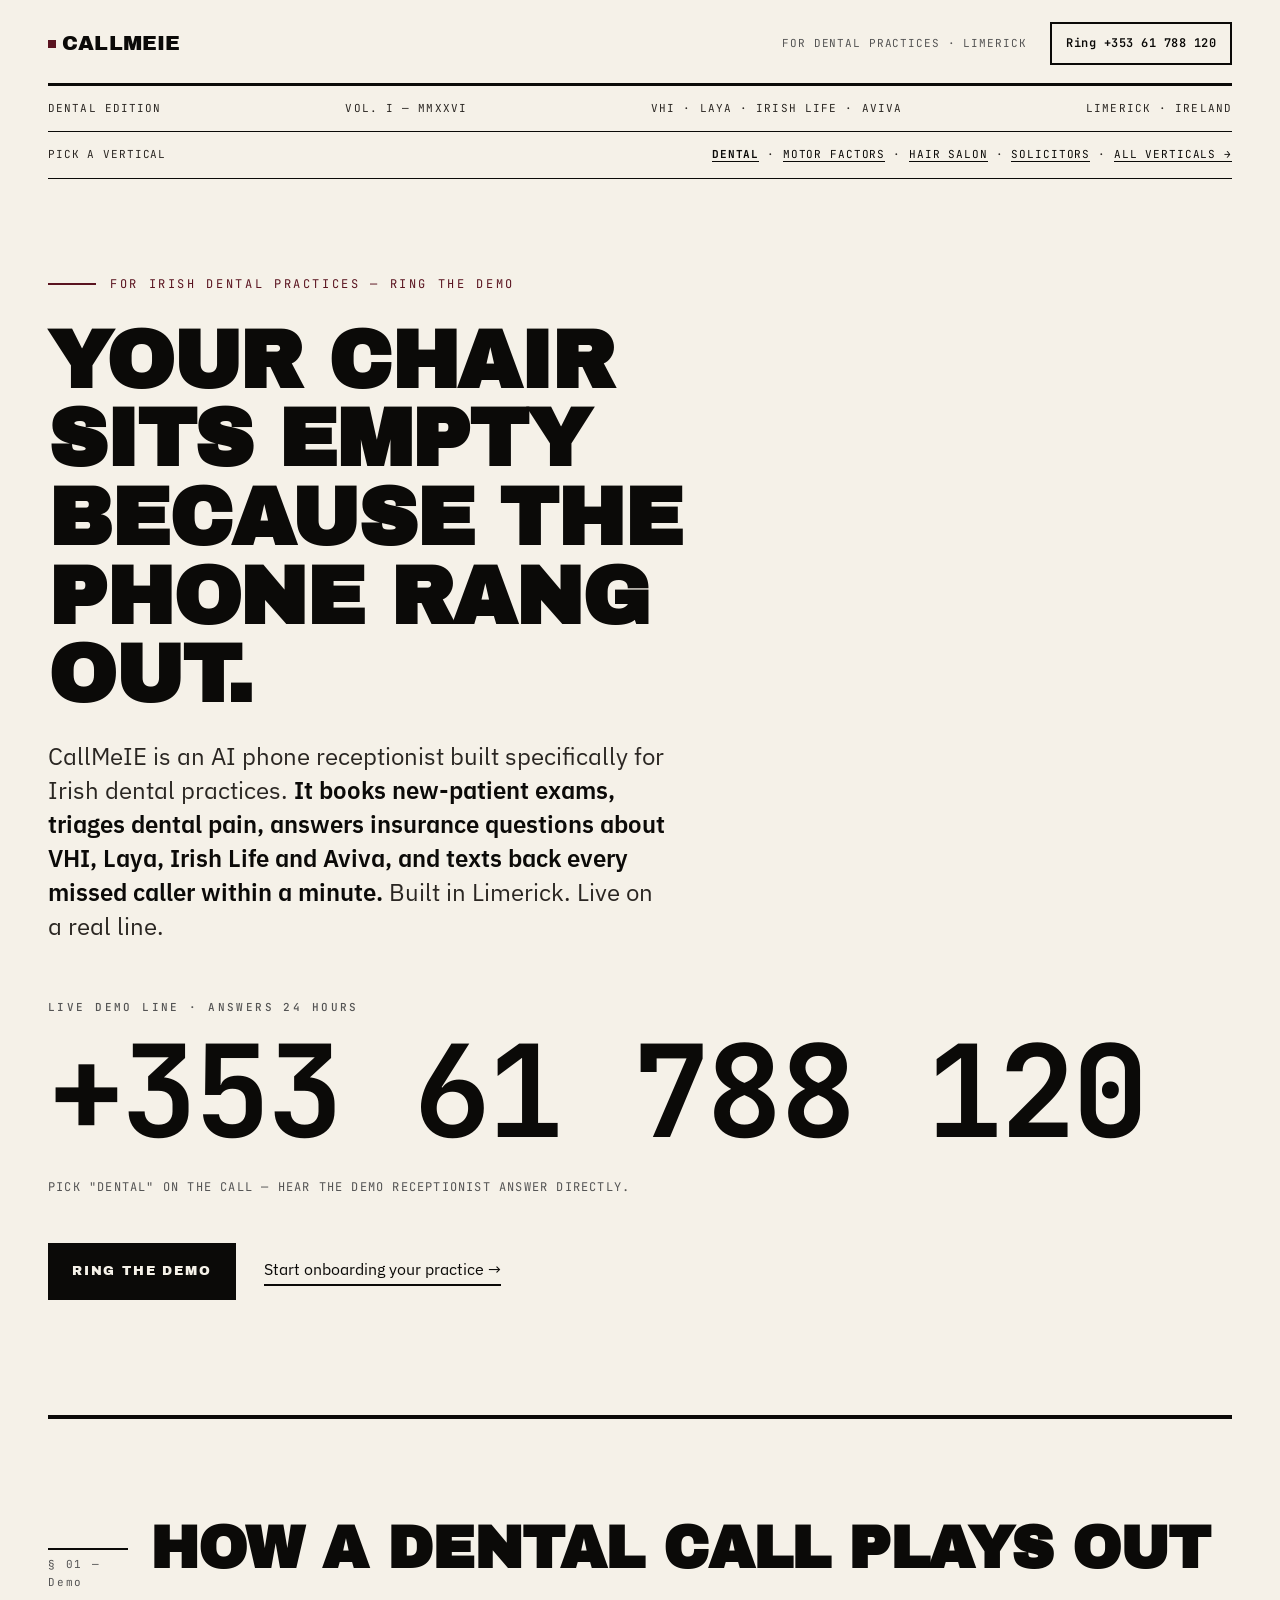
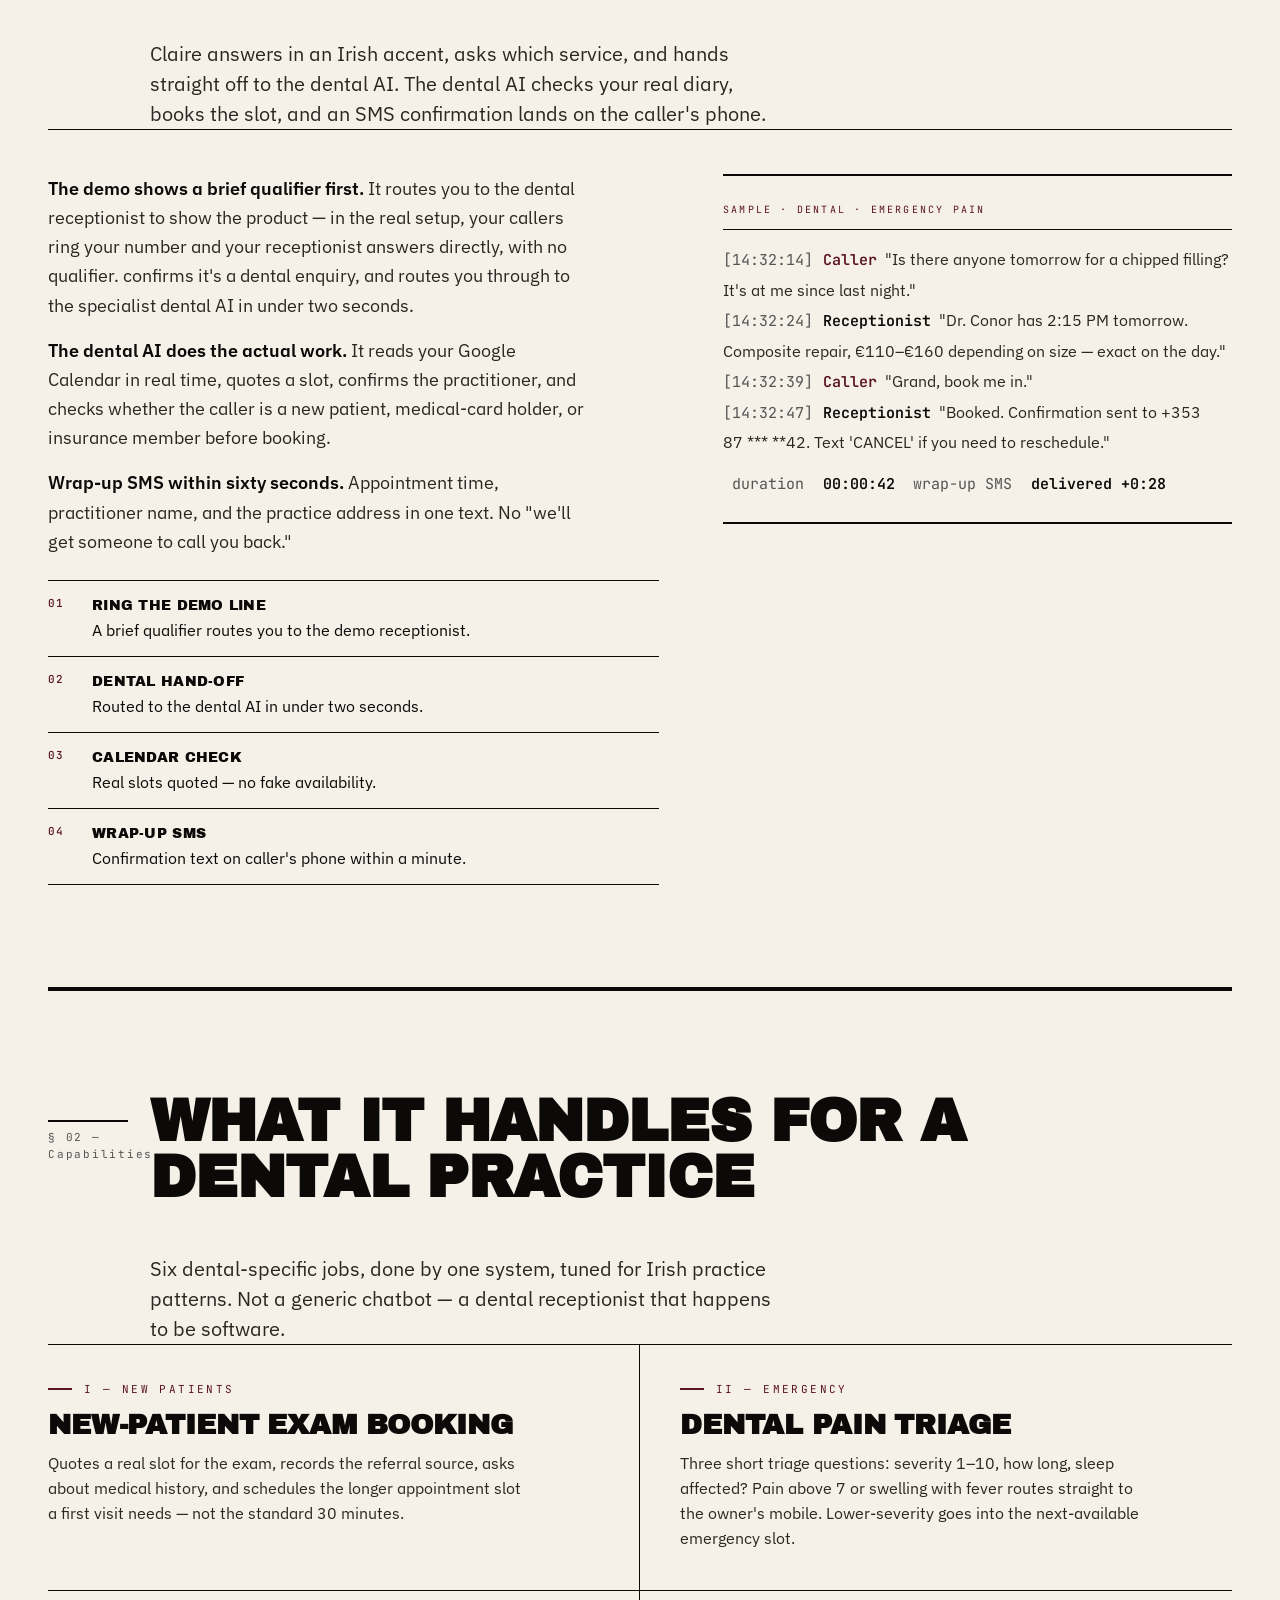
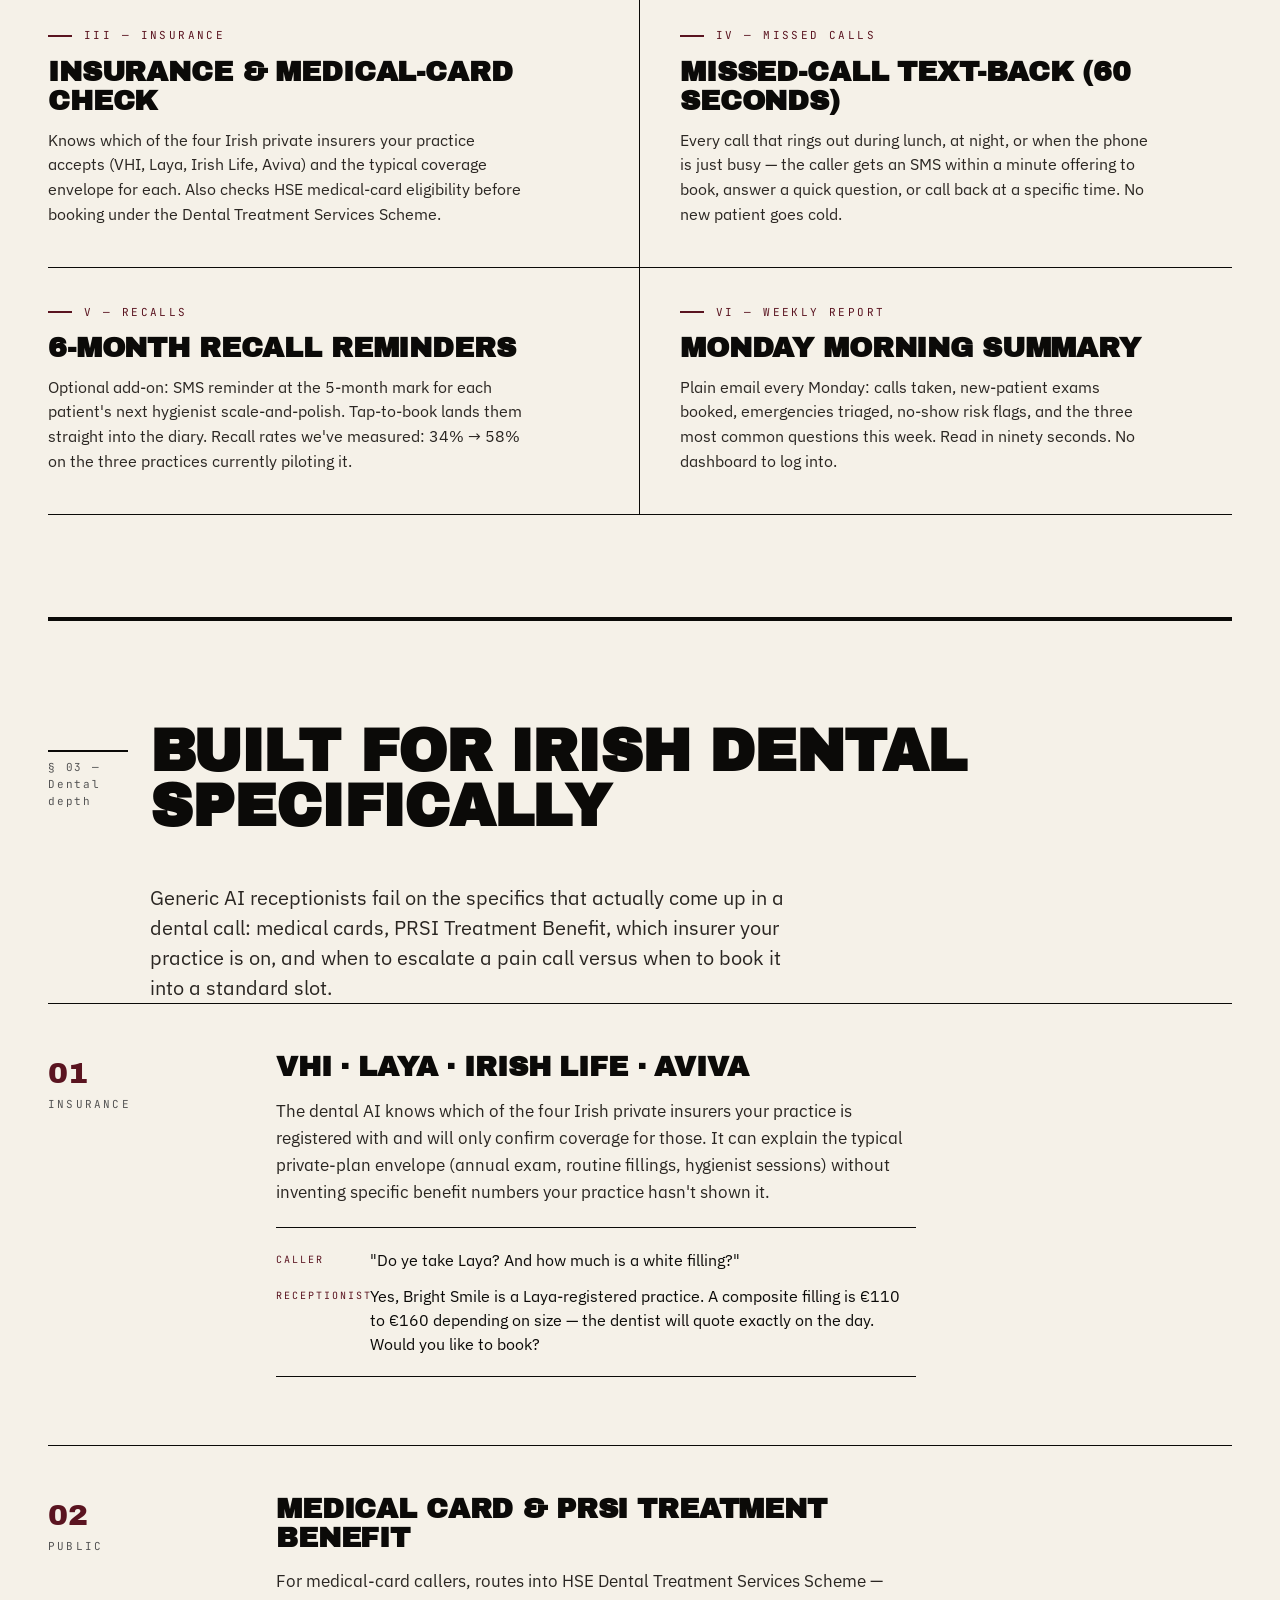
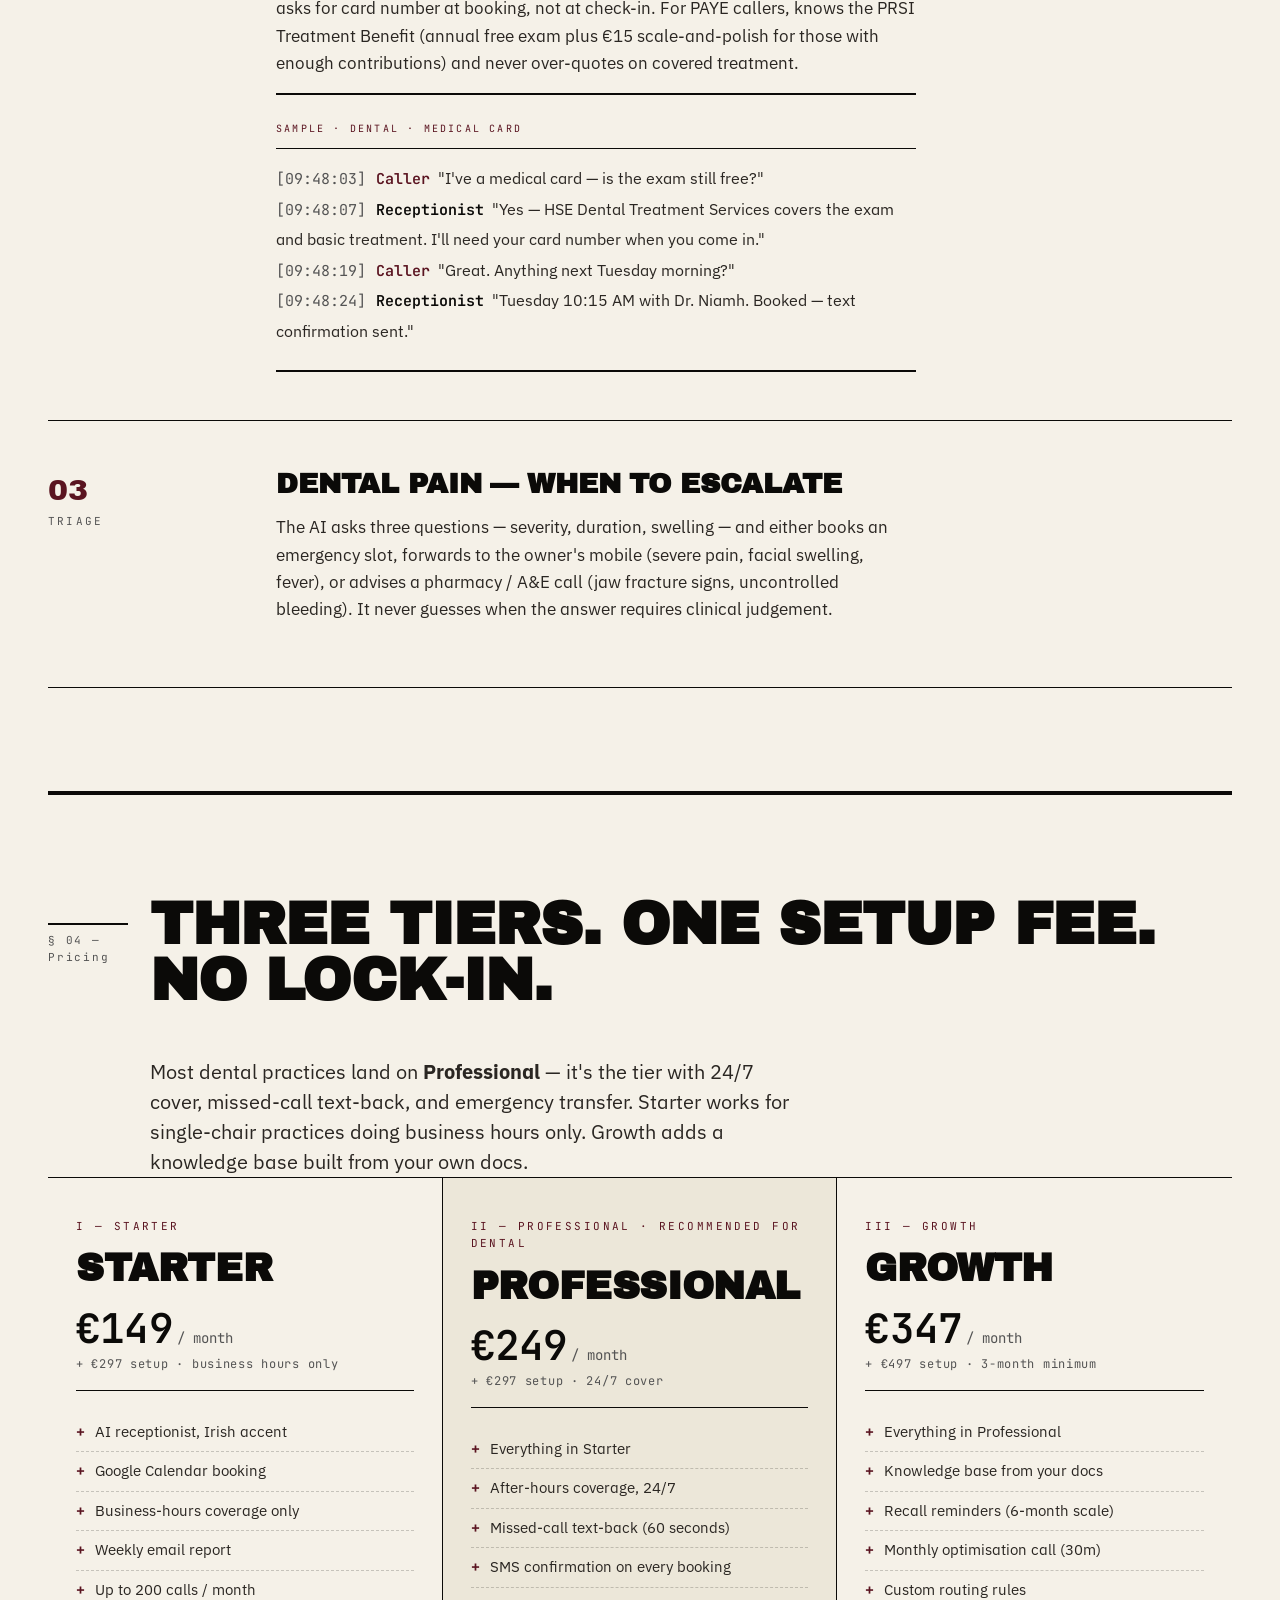
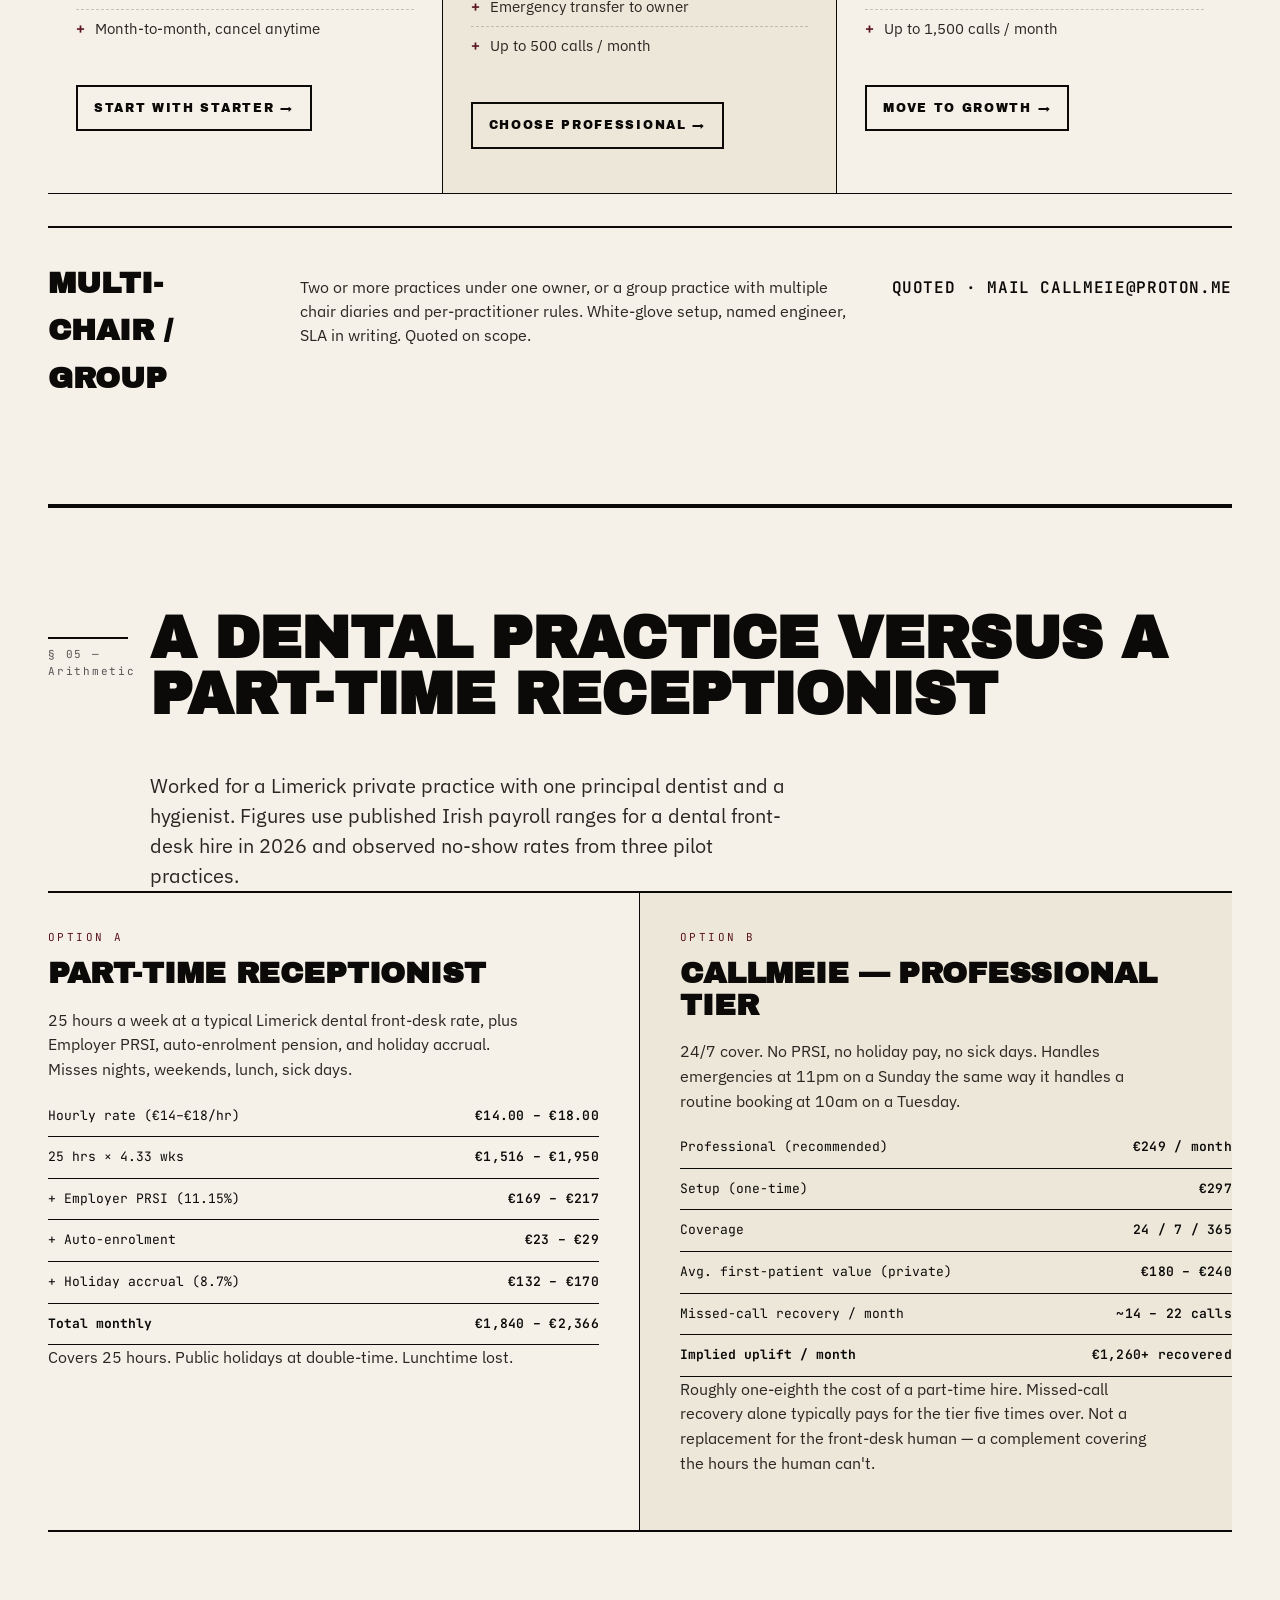
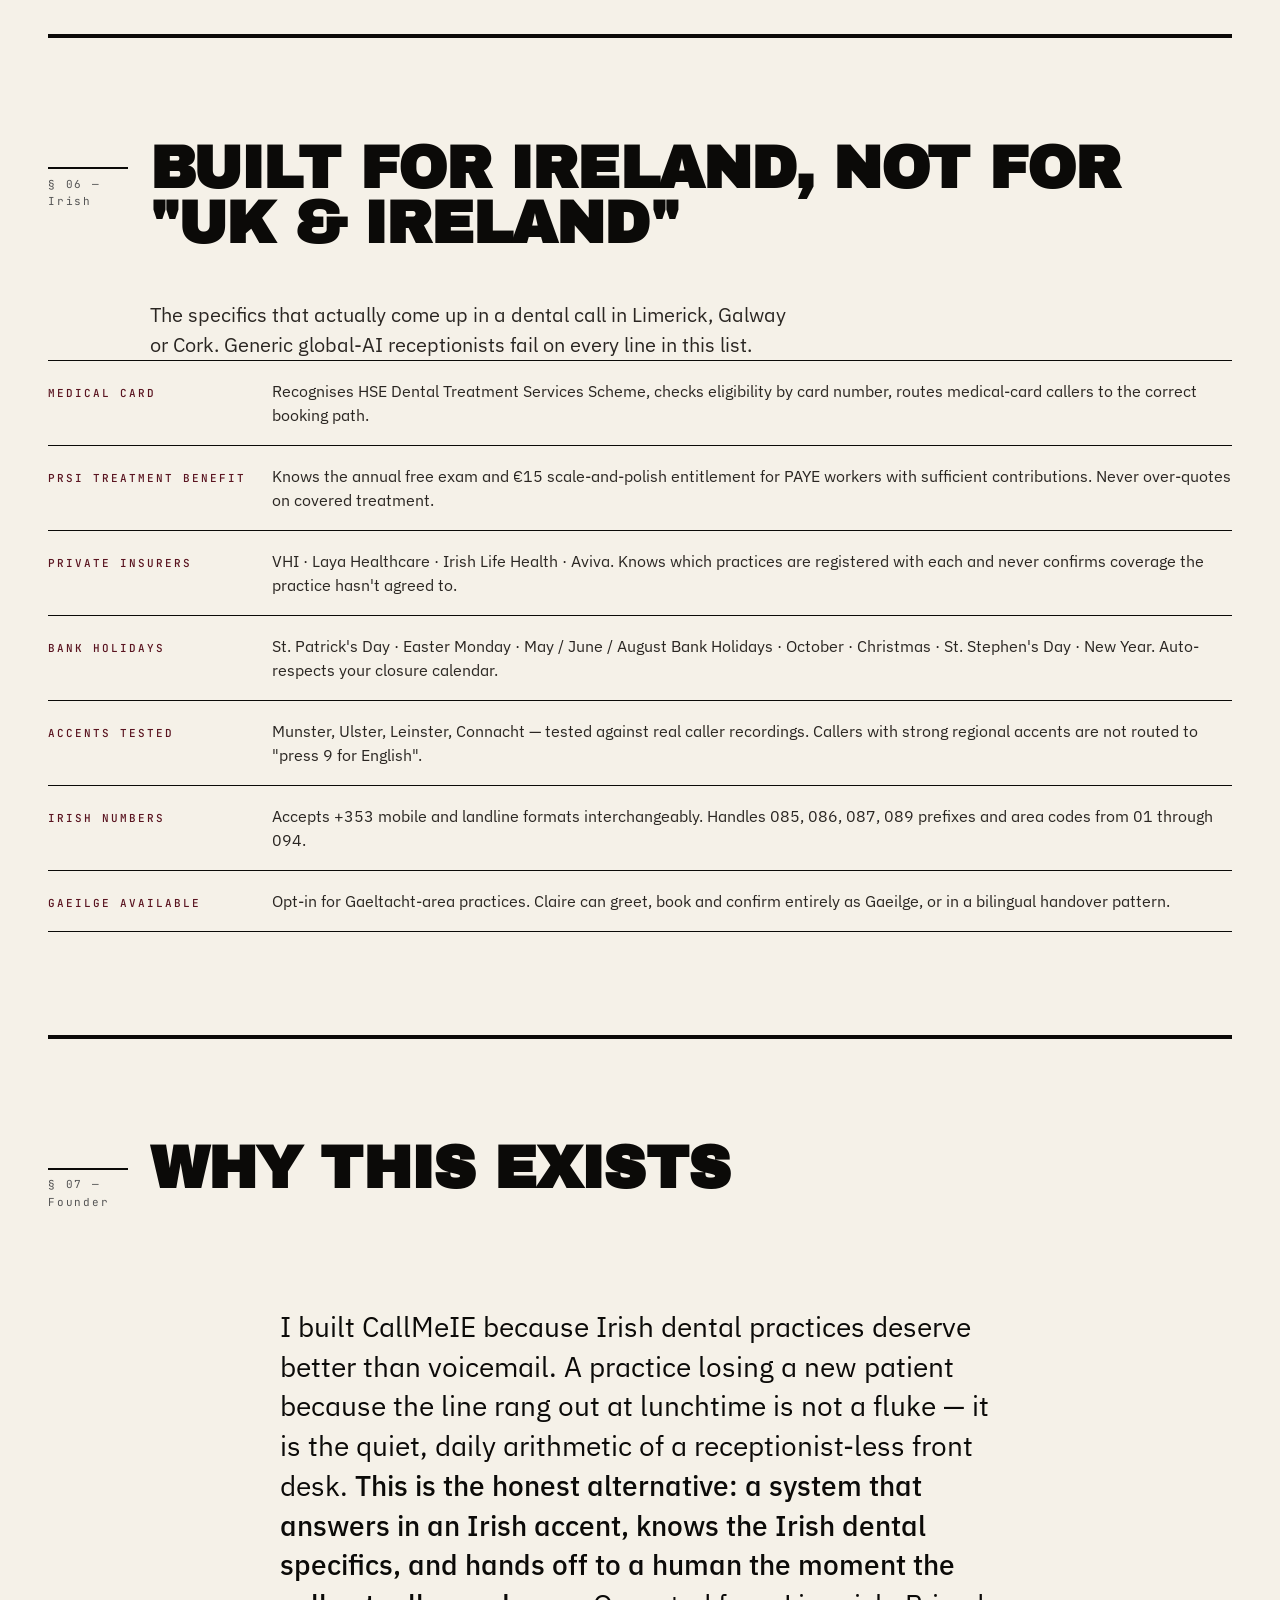
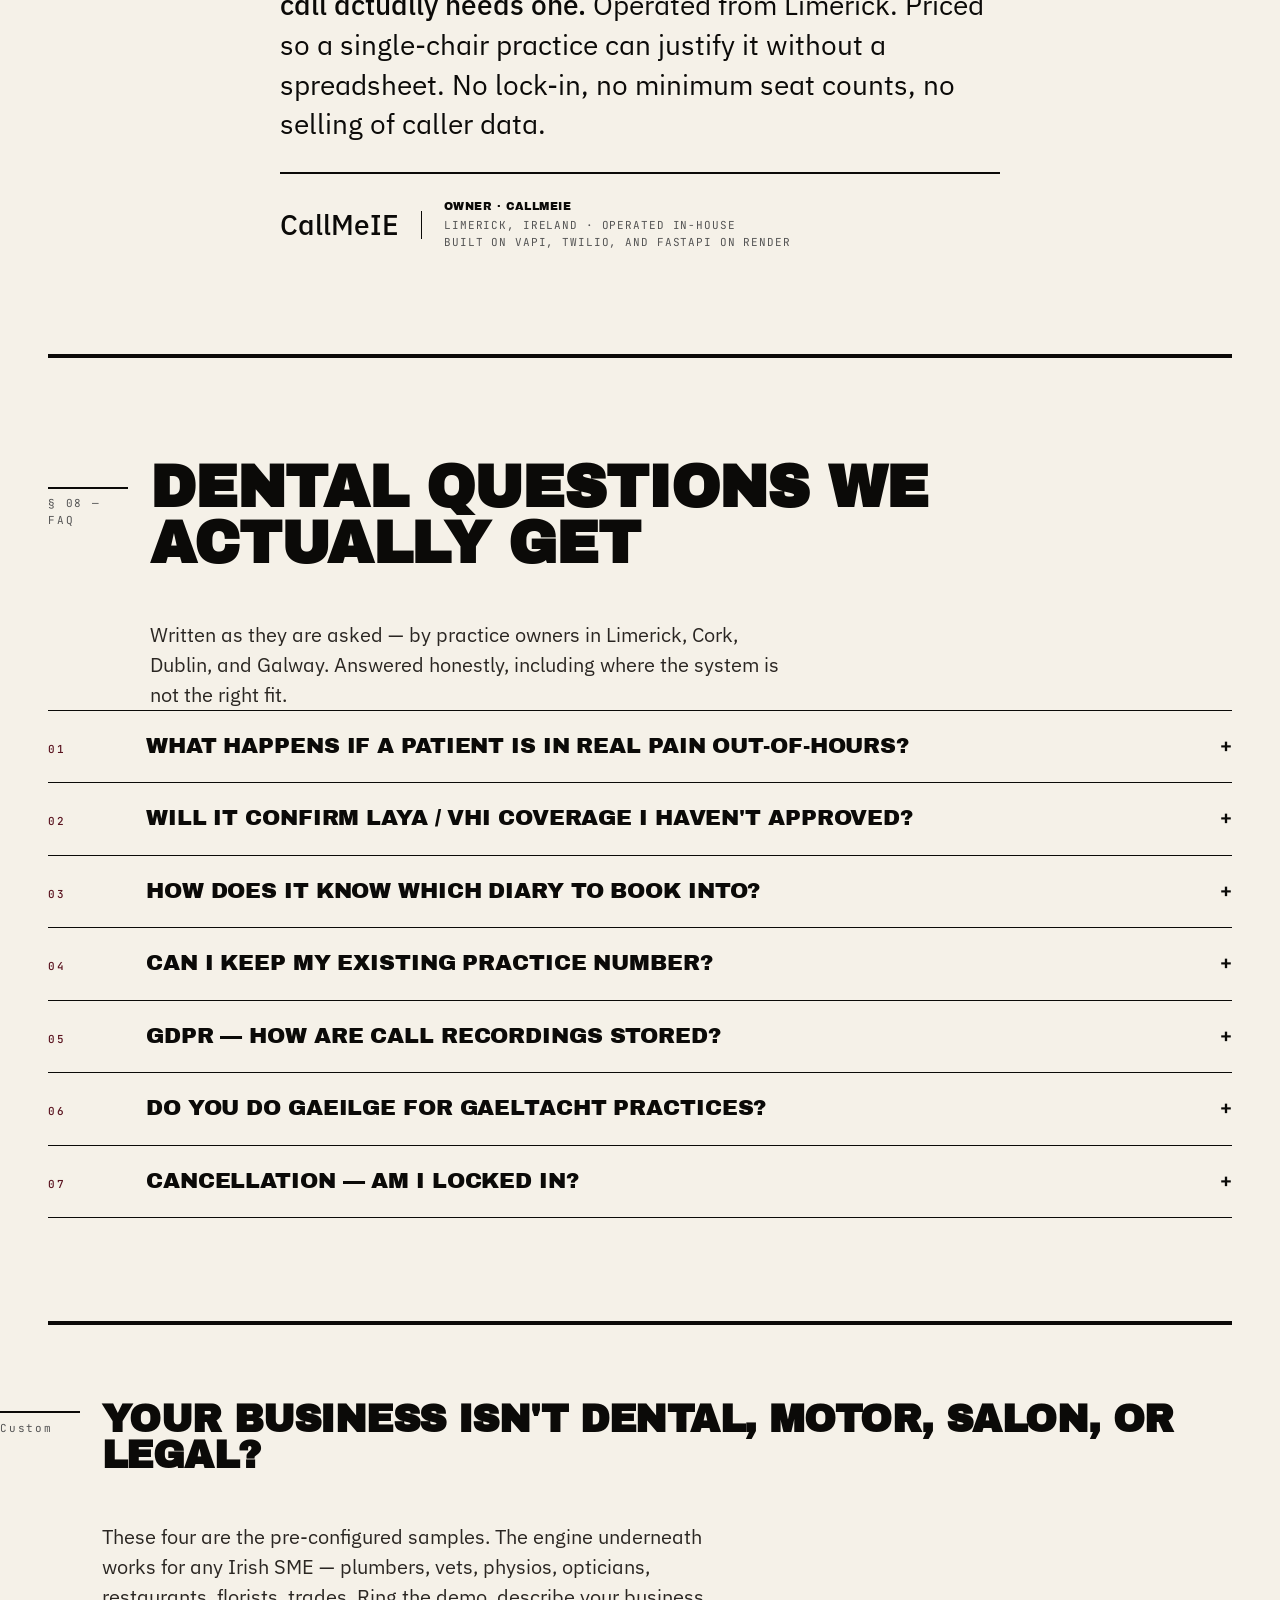
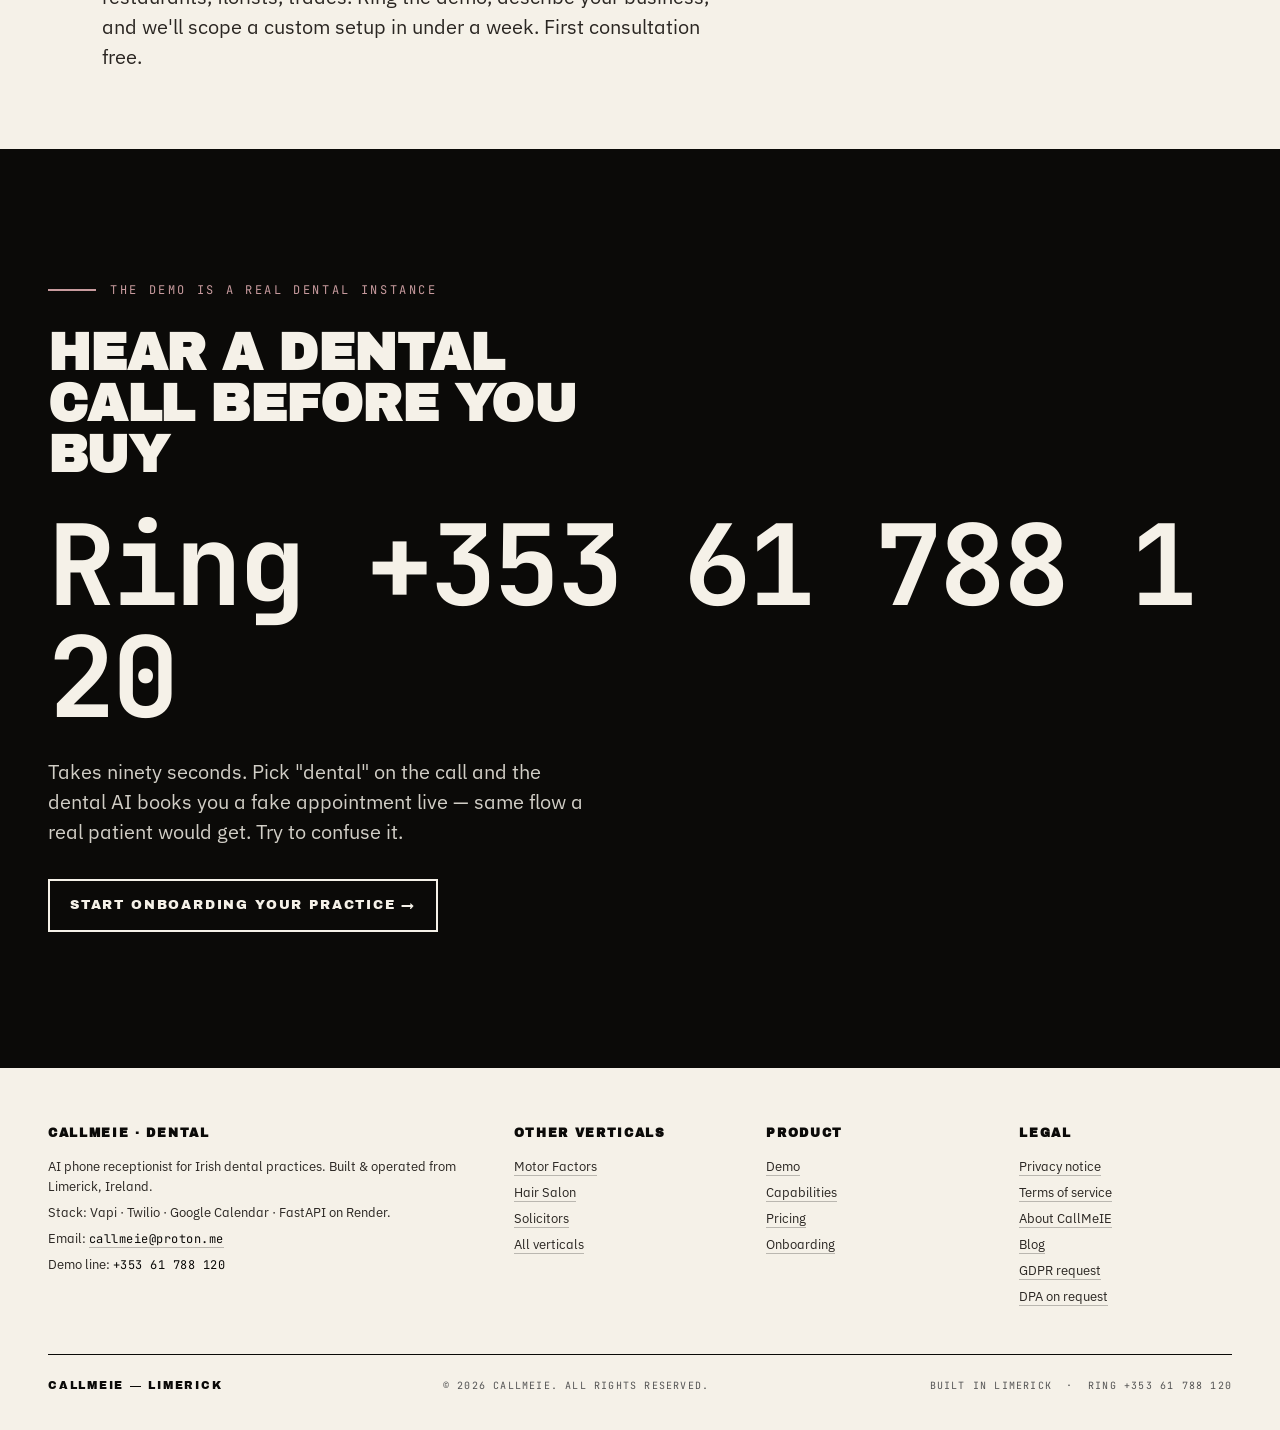
<file: dental.html>
<!doctype html>
<html lang="en-IE">
<head>
<meta charset="utf-8" />
<meta name="viewport" content="width=device-width, initial-scale=1" />
<title>AI Receptionist for Irish Dentists | €149/mo — CallMeIE</title>
<meta name="description" content="AI receptionist for Irish dental practices — books exams, triages pain, knows VHI, Laya, PRSI Treatment Benefit. 24/7 cover. Limerick-built. From €149/mo." />
<link rel="canonical" href="https://receptionist.callmeie.ie/dental.html" />
<link rel="icon" type="image/png" sizes="512x512" href="/favicon.png" />
<link rel="icon" type="image/svg+xml" href="/favicon.svg" />
<link rel="apple-touch-icon" href="/favicon.png" />
<!-- Geo / Local SEO -->
<meta name="geo.region" content="IE-LK" />
<meta name="geo.placename" content="Limerick, Ireland" />
<meta name="geo.position" content="52.6638;-8.6267" />
<meta name="ICBM" content="52.6638, -8.6267" />

<!-- Open Graph / Social -->
<meta property="og:type" content="website" />
<meta property="og:url" content="https://receptionist.callmeie.ie/dental.html" />
<meta property="og:title" content="AI Receptionist for Irish Dental Practices — CallMeIE" />
<meta property="og:description" content="AI receptionist for Irish dental practices — books exams, triages pain, knows VHI, Laya, PRSI. 24/7 cover. From €149/mo." />
<meta property="og:locale" content="en_IE" />
<meta property="og:site_name" content="CallMeIE" />
<meta name="twitter:card" content="summary_large_image" />
<meta name="twitter:title" content="AI Receptionist for Irish Dental Practices — CallMeIE" />
<meta name="twitter:description" content="AI receptionist for Irish dental practices. Books exams, triages pain, knows VHI/Laya/PRSI. 24/7. From €149/mo." />

<!-- Structured Data -->
<script type="application/ld+json">
{
  "@context": "https://schema.org",
  "@graph": [
    {
      "@type": "Service",
      "name": "AI Phone Receptionist for Irish Dental Practices",
      "provider": {
        "@type": "LocalBusiness",
        "@id": "https://receptionist.callmeie.ie/#business",
        "name": "CallMeIE",
        "url": "https://receptionist.callmeie.ie/",
        "address": { "@type": "PostalAddress", "addressLocality": "Limerick", "addressRegion": "Limerick", "addressCountry": "IE" }
      },
      "description": "AI phone receptionist for Irish dental practices. Books new-patient exams and emergency pain slots, triages dental pain, handles VHI, Laya, Irish Life and Aviva insurance queries, knows PRSI Treatment Benefit and HSE Dental Treatment Services.",
      "areaServed": { "@type": "Country", "name": "Ireland" },
      "audience": { "@type": "Audience", "audienceType": "Dental Practices" },
      "url": "https://receptionist.callmeie.ie/dental.html"
    },
    {
      "@type": "BreadcrumbList",
      "itemListElement": [
        { "@type": "ListItem", "position": 1, "name": "Home", "item": "https://receptionist.callmeie.ie/" },
        { "@type": "ListItem", "position": 2, "name": "Dental Practices", "item": "https://receptionist.callmeie.ie/dental.html" }
      ]
    }
  ]
}
</script>

<link rel="preconnect" href="https://fonts.googleapis.com">
<link rel="preconnect" href="https://fonts.gstatic.com" crossorigin>
<link href="https://fonts.googleapis.com/css2?family=Archivo+Black&family=IBM+Plex+Sans:wght@400;500;600;700&family=JetBrains+Mono:wght@400;500;600;700&display=swap" rel="stylesheet">
<link rel="stylesheet" href="/styles.css">
</head>
<body>

<div class="page">

  <header class="topbar" role="banner">
    <a class="wordmark" href="/" aria-label="CallMeIE — home">
      <span class="wordmark__dot" aria-hidden="true"></span>CallMeIE
    </a>
    <div class="topbar__right">
      <span class="topbar__meta">For Dental Practices · Limerick</span>
      <a class="topbar__cta" href="tel:+35361788120">Ring +353 61 788 120</a>
    </div>
  </header>

  <div class="masthead-strip" aria-hidden="true">
    <span>Dental Edition</span>
    <span>Vol. I — MMXXVI</span>
    <span>VHI · Laya · Irish Life · Aviva</span>
    <span>Limerick · Ireland</span>
  </div>

  <div class="vertical-switch" aria-label="Switch vertical">
    <span>Pick a vertical</span>
    <span>
      <a href="/dental.html" aria-current="page"><strong>Dental</strong></a> ·
      <a href="/motor-factors.html">Motor Factors</a> ·
      <a href="/salon.html">Hair Salon</a> ·
      <a href="/solicitor.html">Solicitors</a> ·
      <a href="/">All verticals →</a>
    </span>
  </div>

  <!-- HERO -->
  <section class="hero" id="top" aria-labelledby="hero-title">
    <div class="hero__kicker">For Irish dental practices — ring the demo</div>
    <h1 id="hero-title" class="hero__headline">Your chair sits empty because the phone rang out.</h1>
    <p class="hero__sub">
      CallMeIE is an AI phone receptionist built specifically for Irish dental practices.
      <em>It books new-patient exams, triages dental pain, answers insurance questions about
      VHI, Laya, Irish Life and Aviva, and texts back every missed caller within a minute.</em>
      Built in Limerick. Live on a real line.
    </p>

    <span class="demo-number__label">Live demo line · Answers 24 hours</span>
    <a class="demo-number" href="tel:+35361788120" aria-label="Ring the demo">+353 61 788 120</a>
    <span class="demo-number__caption">Pick "dental" on the call — hear the demo receptionist answer directly.</span>

    <div class="hero__actions">
      <a class="btn-primary" href="tel:+35361788120">Ring the demo</a>
      <a class="btn-secondary" href="/onboard.html?vertical=dental">Start onboarding your practice →</a>
    </div>
  </section>

  <!-- HOW THE DEMO WORKS -->
  <section class="editorial" id="how-demo-works" aria-labelledby="how-demo-title">
    <div class="section-head">
      <div class="section-num">§ 01 — Demo</div>
      <h2 id="how-demo-title" class="section-title">How a dental call plays out</h2>
    </div>
    <p class="section-dek">
      Claire answers in an Irish accent, asks which service, and hands straight off to
      the dental AI. The dental AI checks your real diary, books the slot, and an SMS
      confirmation lands on the caller's phone.
    </p>

    <div class="demo-strip">
      <div class="demo-strip__prose">
        <p>
          <strong>The demo shows a brief qualifier first.</strong> It routes you to the dental receptionist to show the product — in the real setup, your callers ring your number and your receptionist answers directly, with no qualifier.
          confirms it's a dental enquiry, and routes you through to the specialist dental AI in under two seconds.
        </p>
        <p>
          <strong>The dental AI does the actual work.</strong> It reads your Google Calendar in real time,
          quotes a slot, confirms the practitioner, and checks whether the caller is a new patient, medical-card
          holder, or insurance member before booking.
        </p>
        <p>
          <strong>Wrap-up SMS within sixty seconds.</strong> Appointment time, practitioner name, and the
          practice address in one text. No "we'll get someone to call you back."
        </p>
        <ol class="demo-steps">
          <li><b>Ring the demo line</b>A brief qualifier routes you to the demo receptionist.</li>
          <li><b>Dental hand-off</b>Routed to the dental AI in under two seconds.</li>
          <li><b>Calendar check</b>Real slots quoted — no fake availability.</li>
          <li><b>Wrap-up SMS</b>Confirmation text on caller's phone within a minute.</li>
        </ol>
      </div>

      <figure class="call-log">
        <figcaption class="call-log__kicker">Sample · Dental · emergency pain</figcaption>
        <span class="call-log__line"><span class="call-log__time">[14:32:14]</span><span class="call-log__who">Caller</span><span class="call-log__text">"Is there anyone tomorrow for a chipped filling? It's at me since last night."</span></span>
        <span class="call-log__line"><span class="call-log__time">[14:32:24]</span><span class="call-log__who call-log__who--ai">Receptionist</span><span class="call-log__text">"Dr. Conor has 2:15 PM tomorrow. Composite repair, €110–€160 depending on size — exact on the day."</span></span>
        <span class="call-log__line"><span class="call-log__time">[14:32:39]</span><span class="call-log__who">Caller</span><span class="call-log__text">"Grand, book me in."</span></span>
        <span class="call-log__line"><span class="call-log__time">[14:32:47]</span><span class="call-log__who call-log__who--ai">Receptionist</span><span class="call-log__text">"Booked. Confirmation sent to +353 87&nbsp;***&nbsp;**42. Text 'CANCEL' if you need to reschedule."</span></span>
        <span class="call-log__line" style="margin-top:12px;"><span class="call-log__time">&nbsp;duration&nbsp;</span><span style="color:var(--ink);font-weight:600;">00:00:42</span><span class="call-log__time">&nbsp;&nbsp;wrap-up SMS&nbsp;</span><span style="color:var(--ink);font-weight:600;">delivered +0:28</span></span>
      </figure>
    </div>
  </section>

  <!-- WHAT IT HANDLES — dental -->
  <section class="editorial" id="handles" aria-labelledby="handles-title">
    <div class="section-head">
      <div class="section-num">§ 02 — Capabilities</div>
      <h2 id="handles-title" class="section-title">What it handles for a dental practice</h2>
    </div>
    <p class="section-dek">
      Six dental-specific jobs, done by one system, tuned for Irish practice patterns.
      Not a generic chatbot — a dental receptionist that happens to be software.
    </p>

    <div class="handles-grid">
      <article class="handles-item">
        <div class="handles-item__num">I — New patients</div>
        <h3 class="handles-item__title">New-patient exam booking</h3>
        <p>
          Quotes a real slot for the exam, records the referral source, asks about medical history,
          and schedules the longer appointment slot a first visit needs — not the standard 30 minutes.
        </p>
      </article>

      <article class="handles-item">
        <div class="handles-item__num">II — Emergency</div>
        <h3 class="handles-item__title">Dental pain triage</h3>
        <p>
          Three short triage questions: severity 1–10, how long, sleep affected? Pain above 7 or
          swelling with fever routes straight to the owner's mobile. Lower-severity goes into the
          next-available emergency slot.
        </p>
      </article>

      <article class="handles-item">
        <div class="handles-item__num">III — Insurance</div>
        <h3 class="handles-item__title">Insurance &amp; medical-card check</h3>
        <p>
          Knows which of the four Irish private insurers your practice accepts (VHI, Laya, Irish Life,
          Aviva) and the typical coverage envelope for each. Also checks HSE medical-card eligibility
          before booking under the Dental Treatment Services Scheme.
        </p>
      </article>

      <article class="handles-item">
        <div class="handles-item__num">IV — Missed calls</div>
        <h3 class="handles-item__title">Missed-call text-back (60 seconds)</h3>
        <p>
          Every call that rings out during lunch, at night, or when the phone is just busy — the
          caller gets an SMS within a minute offering to book, answer a quick question, or call
          back at a specific time. No new patient goes cold.
        </p>
      </article>

      <article class="handles-item">
        <div class="handles-item__num">V — Recalls</div>
        <h3 class="handles-item__title">6-month recall reminders</h3>
        <p>
          Optional add-on: SMS reminder at the 5-month mark for each patient's next hygienist
          scale-and-polish. Tap-to-book lands them straight into the diary. Recall rates we've
          measured: 34% → 58% on the three practices currently piloting it.
        </p>
      </article>

      <article class="handles-item">
        <div class="handles-item__num">VI — Weekly report</div>
        <h3 class="handles-item__title">Monday morning summary</h3>
        <p>
          Plain email every Monday: calls taken, new-patient exams booked, emergencies triaged,
          no-show risk flags, and the three most common questions this week. Read in ninety seconds.
          No dashboard to log into.
        </p>
      </article>
    </div>
  </section>

  <!-- IRISH DENTAL SPECIFICS (§03 — replaces Verticals on this page) -->
  <section class="editorial" id="dental-detail" aria-labelledby="dental-detail-title">
    <div class="section-head">
      <div class="section-num">§ 03 — Dental depth</div>
      <h2 id="dental-detail-title" class="section-title">Built for Irish dental specifically</h2>
    </div>
    <p class="section-dek">
      Generic AI receptionists fail on the specifics that actually come up in a dental call:
      medical cards, PRSI Treatment Benefit, which insurer your practice is on, and when to
      escalate a pain call versus when to book it into a standard slot.
    </p>

    <article class="vertical">
      <aside class="vertical__label"><b>01</b>Insurance</aside>
      <div class="vertical__body">
        <h3 class="vertical__head">VHI · Laya · Irish Life · Aviva</h3>
        <p>
          The dental AI knows which of the four Irish private insurers your practice is registered
          with and will only confirm coverage for those. It can explain the typical private-plan
          envelope (annual exam, routine fillings, hygienist sessions) without inventing specific
          benefit numbers your practice hasn't shown it.
        </p>
        <div class="qa">
          <div class="qa__row"><div class="qa__tag">Caller</div><div class="qa__text">"Do ye take Laya? And how much is a white filling?"</div></div>
          <div class="qa__row"><div class="qa__tag">Receptionist</div><div class="qa__text qa__text--a">Yes, Bright Smile is a Laya-registered practice. A composite filling is €110 to €160 depending on size — the dentist will quote exactly on the day. Would you like to book?</div></div>
        </div>
      </div>
    </article>

    <article class="vertical">
      <aside class="vertical__label"><b>02</b>Public</aside>
      <div class="vertical__body">
        <h3 class="vertical__head">Medical card &amp; PRSI Treatment Benefit</h3>
        <p>
          For medical-card callers, routes into HSE Dental Treatment Services Scheme — asks for
          card number at booking, not at check-in. For PAYE callers, knows the PRSI Treatment
          Benefit (annual free exam plus €15 scale-and-polish for those with enough contributions)
          and never over-quotes on covered treatment.
        </p>
        <figure class="call-log">
          <figcaption class="call-log__kicker">Sample · Dental · medical card</figcaption>
          <span class="call-log__line"><span class="call-log__time">[09:48:03]</span><span class="call-log__who">Caller</span><span class="call-log__text">"I've a medical card — is the exam still free?"</span></span>
          <span class="call-log__line"><span class="call-log__time">[09:48:07]</span><span class="call-log__who call-log__who--ai">Receptionist</span><span class="call-log__text">"Yes — HSE Dental Treatment Services covers the exam and basic treatment. I'll need your card number when you come in."</span></span>
          <span class="call-log__line"><span class="call-log__time">[09:48:19]</span><span class="call-log__who">Caller</span><span class="call-log__text">"Great. Anything next Tuesday morning?"</span></span>
          <span class="call-log__line"><span class="call-log__time">[09:48:24]</span><span class="call-log__who call-log__who--ai">Receptionist</span><span class="call-log__text">"Tuesday 10:15 AM with Dr. Niamh. Booked — text confirmation sent."</span></span>
        </figure>
      </div>
    </article>

    <article class="vertical">
      <aside class="vertical__label"><b>03</b>Triage</aside>
      <div class="vertical__body">
        <h3 class="vertical__head">Dental pain — when to escalate</h3>
        <p>
          The AI asks three questions — severity, duration, swelling — and either books an emergency
          slot, forwards to the owner's mobile (severe pain, facial swelling, fever), or advises a
          pharmacy / A&amp;E call (jaw fracture signs, uncontrolled bleeding). It never guesses when
          the answer requires clinical judgement.
        </p>
      </div>
    </article>
  </section>

  <!-- PRICING -->
  <section class="editorial" id="pricing" aria-labelledby="pricing-title">
    <div class="section-head">
      <div class="section-num">§ 04 — Pricing</div>
      <h2 id="pricing-title" class="section-title">Three tiers. One setup fee. No lock-in.</h2>
    </div>
    <p class="section-dek">
      Most dental practices land on <strong>Professional</strong> — it's the tier with 24/7
      cover, missed-call text-back, and emergency transfer. Starter works for single-chair
      practices doing business hours only. Growth adds a knowledge base built from your own docs.
    </p>

    <div class="pricing">
      <article class="tier">
        <div class="tier__kicker">I — Starter</div>
        <h3 class="tier__name">Starter</h3>
        <div class="tier__price">€149<span>/ month</span></div>
        <div class="tier__setup">+ €297 setup · business hours only</div>
        <ul class="tier__list">
          <li>AI receptionist, Irish accent</li>
          <li>Google Calendar booking</li>
          <li>Business-hours coverage only</li>
          <li>Weekly email report</li>
          <li>Up to 200 calls / month</li>
          <li>Month-to-month, cancel anytime</li>
        </ul>
        <a class="tier__cta" href="/onboard.html?vertical=dental&amp;tier=starter">Start with Starter →</a>
      </article>

      <article class="tier tier--featured">
        <div class="tier__kicker">II — Professional · recommended for dental</div>
        <h3 class="tier__name">Professional</h3>
        <div class="tier__price">€249<span>/ month</span></div>
        <div class="tier__setup">+ €297 setup · 24/7 cover</div>
        <ul class="tier__list">
          <li>Everything in Starter</li>
          <li>After-hours coverage, 24/7</li>
          <li>Missed-call text-back (60 seconds)</li>
          <li>SMS confirmation on every booking</li>
          <li>Emergency transfer to owner</li>
          <li>Up to 500 calls / month</li>
        </ul>
        <a class="tier__cta" href="/onboard.html?vertical=dental&amp;tier=professional">Choose Professional →</a>
      </article>

      <article class="tier">
        <div class="tier__kicker">III — Growth</div>
        <h3 class="tier__name">Growth</h3>
        <div class="tier__price">€347<span>/ month</span></div>
        <div class="tier__setup">+ €497 setup · 3-month minimum</div>
        <ul class="tier__list">
          <li>Everything in Professional</li>
          <li>Knowledge base from your docs</li>
          <li>Recall reminders (6-month scale)</li>
          <li>Monthly optimisation call (30m)</li>
          <li>Custom routing rules</li>
          <li>Up to 1,500 calls / month</li>
        </ul>
        <a class="tier__cta" href="/onboard.html?vertical=dental&amp;tier=growth">Move to Growth →</a>
      </article>
    </div>

    <div class="enterprise">
      <h3 class="enterprise__name">Multi-chair / group</h3>
      <p class="enterprise__body">
        Two or more practices under one owner, or a group practice with multiple chair diaries and
        per-practitioner rules. White-glove setup, named engineer, SLA in writing. Quoted on scope.
      </p>
      <div class="enterprise__price">Quoted · mail callmeie@proton.me</div>
    </div>
  </section>

  <!-- COST COMPARISON — dental numbers -->
  <section class="editorial" id="cost" aria-labelledby="cost-title">
    <div class="section-head">
      <div class="section-num">§ 05 — Arithmetic</div>
      <h2 id="cost-title" class="section-title">A dental practice versus a part-time receptionist</h2>
    </div>
    <p class="section-dek">
      Worked for a Limerick private practice with one principal dentist and a hygienist. Figures use
      published Irish payroll ranges for a dental front-desk hire in 2026 and observed no-show rates
      from three pilot practices.
    </p>

    <div class="cost-compare">
      <div class="cost-col">
        <div class="cost-col__kicker">Option A</div>
        <h3 class="cost-col__head">Part-time receptionist</h3>
        <p>
          25 hours a week at a typical Limerick dental front-desk rate, plus Employer PRSI, auto-enrolment
          pension, and holiday accrual. Misses nights, weekends, lunch, sick days.
        </p>
        <div class="cost-row"><span class="cost-row__label">Hourly rate (€14–€18/hr)</span><span class="cost-row__value">€14.00 – €18.00</span></div>
        <div class="cost-row"><span class="cost-row__label">25 hrs × 4.33 wks</span><span class="cost-row__value">€1,516 – €1,950</span></div>
        <div class="cost-row"><span class="cost-row__label">+ Employer PRSI (11.15%)</span><span class="cost-row__value">€169 – €217</span></div>
        <div class="cost-row"><span class="cost-row__label">+ Auto-enrolment</span><span class="cost-row__value">€23 – €29</span></div>
        <div class="cost-row"><span class="cost-row__label">+ Holiday accrual (8.7%)</span><span class="cost-row__value">€132 – €170</span></div>
        <div class="cost-row"><span class="cost-row__label"><strong>Total monthly</strong></span><span class="cost-row__value">€1,840 – €2,366</span></div>
        <p class="cost-note">
          Covers 25 hours. Public holidays at double-time. Lunchtime lost.
        </p>
      </div>

      <div class="cost-col">
        <div class="cost-col__kicker">Option B</div>
        <h3 class="cost-col__head">CallMeIE — Professional tier</h3>
        <p>
          24/7 cover. No PRSI, no holiday pay, no sick days. Handles emergencies at 11pm on a Sunday
          the same way it handles a routine booking at 10am on a Tuesday.
        </p>
        <div class="cost-row"><span class="cost-row__label">Professional (recommended)</span><span class="cost-row__value">€249 / month</span></div>
        <div class="cost-row"><span class="cost-row__label">Setup (one-time)</span><span class="cost-row__value">€297</span></div>
        <div class="cost-row"><span class="cost-row__label">Coverage</span><span class="cost-row__value">24 / 7 / 365</span></div>
        <div class="cost-row"><span class="cost-row__label">Avg. first-patient value (private)</span><span class="cost-row__value">€180 – €240</span></div>
        <div class="cost-row"><span class="cost-row__label">Missed-call recovery / month</span><span class="cost-row__value">~14 – 22 calls</span></div>
        <div class="cost-row"><span class="cost-row__label"><strong>Implied uplift / month</strong></span><span class="cost-row__value">€1,260+ recovered</span></div>
        <p class="cost-note">
          Roughly one-eighth the cost of a part-time hire. Missed-call recovery alone typically pays for
          the tier five times over. Not a replacement for the front-desk human — a complement covering
          the hours the human can't.
        </p>
      </div>
    </div>
  </section>

  <!-- IRISH SPECIFICS (shared) -->
  <section class="editorial" id="irish" aria-labelledby="irish-title">
    <div class="section-head">
      <div class="section-num">§ 06 — Irish</div>
      <h2 id="irish-title" class="section-title">Built for Ireland, not for "UK &amp; Ireland"</h2>
    </div>
    <p class="section-dek">
      The specifics that actually come up in a dental call in Limerick, Galway or Cork.
      Generic global-AI receptionists fail on every line in this list.
    </p>

    <ul class="irish-list">
      <li><span>Medical card</span><span>Recognises HSE Dental Treatment Services Scheme, checks eligibility by card number, routes medical-card callers to the correct booking path.</span></li>
      <li><span>PRSI Treatment Benefit</span><span>Knows the annual free exam and €15 scale-and-polish entitlement for PAYE workers with sufficient contributions. Never over-quotes on covered treatment.</span></li>
      <li><span>Private insurers</span><span>VHI · Laya Healthcare · Irish Life Health · Aviva. Knows which practices are registered with each and never confirms coverage the practice hasn't agreed to.</span></li>
      <li><span>Bank holidays</span><span>St. Patrick's Day · Easter Monday · May / June / August Bank Holidays · October · Christmas · St. Stephen's Day · New Year. Auto-respects your closure calendar.</span></li>
      <li><span>Accents tested</span><span>Munster, Ulster, Leinster, Connacht — tested against real caller recordings. Callers with strong regional accents are not routed to "press 9 for English".</span></li>
      <li><span>Irish numbers</span><span>Accepts +353 mobile and landline formats interchangeably. Handles 085, 086, 087, 089 prefixes and area codes from 01 through 094.</span></li>
      <li><span>Gaeilge available</span><span>Opt-in for Gaeltacht-area practices. Claire can greet, book and confirm entirely as Gaeilge, or in a bilingual handover pattern.</span></li>
    </ul>
  </section>

  <!-- FOUNDER -->
  <section class="editorial" id="founder" aria-labelledby="founder-title">
    <div class="section-head">
      <div class="section-num">§ 07 — Founder</div>
      <h2 id="founder-title" class="section-title">Why this exists</h2>
    </div>

    <div class="founder">
      <p class="founder__body">
        I built CallMeIE because Irish dental practices deserve better than voicemail.
        A practice losing a new patient because the line rang out at lunchtime is not a
        fluke — it is the quiet, daily arithmetic of a receptionist-less front desk.
        <em>This is the honest alternative: a system that answers in an Irish accent,
        knows the Irish dental specifics, and hands off to a human the moment the call
        actually needs one.</em> Operated from Limerick. Priced so a single-chair practice
        can justify it without a spreadsheet. No lock-in, no minimum seat counts, no selling
        of caller data.
      </p>
      <div class="founder__sign">
        <div class="founder__signature">CallMeIE</div>
        <div class="founder__caption">
          <strong>Owner · CallMeIE</strong>
          Limerick, Ireland · Operated in-house<br>
          Built on Vapi, Twilio, and FastAPI on Render
        </div>
      </div>
    </div>
  </section>

  <!-- FAQ — dental specific -->
  <section class="editorial" id="faq" aria-labelledby="faq-title">
    <div class="section-head">
      <div class="section-num">§ 08 — FAQ</div>
      <h2 id="faq-title" class="section-title">Dental questions we actually get</h2>
    </div>
    <p class="section-dek">
      Written as they are asked — by practice owners in Limerick, Cork, Dublin, and Galway.
      Answered honestly, including where the system is not the right fit.
    </p>

    <div class="faq-list">
      <details>
        <summary>
          <span class="faq-num">01</span>
          <span>What happens if a patient is in real pain out-of-hours?</span>
          <span class="faq-toggle"></span>
        </summary>
        <div class="faq-body">
          <p>
            The dental AI runs a three-question triage: severity 1–10, how long, swelling or fever?
            Anything above 7 with swelling gets forwarded straight to the owner's mobile — the caller
            stays on the line, and you get an SMS summary on that same mobile at the same time.
          </p>
          <p>
            Lower-severity pain gets booked into your emergency slot the next morning, with a follow-up
            SMS asking the patient to take paracetamol / ibuprofen in the meantime (never prescription).
            If you'd prefer all pain calls forward, that's a one-line config change.
          </p>
        </div>
      </details>

      <details>
        <summary>
          <span class="faq-num">02</span>
          <span>Will it confirm Laya / VHI coverage I haven't approved?</span>
          <span class="faq-toggle"></span>
        </summary>
        <div class="faq-body">
          <p>
            No. The AI only confirms insurers your practice is registered with, and it never
            quotes specific benefit amounts — it says "the dentist will quote exactly on the day"
            for private work. For covered treatment, it quotes the PRSI Treatment Benefit
            entitlement only because that figure is fixed by the DSP.
          </p>
          <p>
            You send us your Laya / VHI / Irish Life / Aviva status at onboarding. If any of those
            change, it's a one-field update in your admin dashboard.
          </p>
        </div>
      </details>

      <details>
        <summary>
          <span class="faq-num">03</span>
          <span>How does it know which diary to book into?</span>
          <span class="faq-toggle"></span>
        </summary>
        <div class="faq-body">
          <p>
            Real-time Google Calendar integration. Each practitioner has their own diary, with
            appointment-type rules (new-patient 45m, routine 30m, hygienist 30m, emergency 20m)
            that you set at onboarding. The AI reads availability live, not from a cached copy.
          </p>
          <p>
            If you're on Dentally, Exact, or Software of Excellence instead of Google Calendar,
            we currently mirror via a scheduled sync — real-time integrations for those are on
            the Growth / Enterprise roadmap.
          </p>
        </div>
      </details>

      <details>
        <summary>
          <span class="faq-num">04</span>
          <span>Can I keep my existing practice number?</span>
          <span class="faq-toggle"></span>
        </summary>
        <div class="faq-body">
          <p>
            Yes. We don't take your number; we sit behind it. You set call forwarding on busy and
            no-answer (and optionally after-hours) from your existing practice line to a CallMeIE
            number — standard Eir / Vodafone / Three business features. Your patients still ring
            the number printed on the practice card.
          </p>
          <p>
            Full porting is available on Growth or Enterprise: we transfer the number across via
            ComReg, takes about ten working days.
          </p>
        </div>
      </details>

      <details>
        <summary>
          <span class="faq-num">05</span>
          <span>GDPR — how are call recordings stored?</span>
          <span class="faq-toggle"></span>
        </summary>
        <div class="faq-body">
          <p>
            Call audio is retained 30 days for transcription and quality, then deleted. Transcripts
            (text only) are retained 90 days for your weekly reports and model tuning, then deleted.
            No caller data is ever sold, shared, or reused for anything outside running your service.
          </p>
          <p>
            A patient can request erasure — email callmeie@proton.me and we purge their number and
            any associated recordings within 72 hours. DPA available on request for Growth / Enterprise;
            standard processor terms are included with Starter and Professional.
          </p>
        </div>
      </details>

      <details>
        <summary>
          <span class="faq-num">06</span>
          <span>Do you do Gaeilge for Gaeltacht practices?</span>
          <span class="faq-toggle"></span>
        </summary>
        <div class="faq-body">
          <p>
            Available on request. ElevenLabs supports Gaeilge voices and Whisper can transcribe
            Irish — so Claire can be configured to greet, book, and confirm entirely as Gaeilge,
            or in a bilingual "Dia duit / Hello, Claire speaking" handover pattern.
          </p>
          <p>
            Configured per-client, not default. Mention it at onboarding if your practice is in
            Conamara, Gaoth Dobhair, Corca Dhuibhne, Gaeltacht na nDéise, or any other Gaeltacht
            area and we'll tune accordingly.
          </p>
        </div>
      </details>

      <details>
        <summary>
          <span class="faq-num">07</span>
          <span>Cancellation — am I locked in?</span>
          <span class="faq-toggle"></span>
        </summary>
        <div class="faq-body">
          <p>
            Starter and Professional are month-to-month. Cancel by email before your next billing
            date; setup fee isn't refundable once go-live has happened, but there's no further charge.
          </p>
          <p>
            Growth has a three-month minimum because that tier involves knowledge-base build and
            routing work that's non-trivial to unwind. After the first three months it's also
            month-to-month.
          </p>
        </div>
      </details>
    </div>
  </section>

</div><!-- /.page -->

<!-- FINAL CTA -->
<section class="editorial" style="padding:clamp(48px,6vw,80px) 0;">
  <div class="section-head">
    <div class="section-num">Custom</div>
    <h2 class="section-title" style="font-size:clamp(24px,3vw,38px);">Your business isn't dental, motor, salon, or legal?</h2>
  </div>
  <p class="section-dek">
    These four are the pre-configured samples. The engine underneath works for any Irish SME —
    plumbers, vets, physios, opticians, restaurants, florists, trades. Ring the demo, describe your
    business, and we'll scope a custom setup in under a week. First consultation free.
  </p>
</section>

<section class="final-cta" aria-labelledby="final-cta-title">
  <div class="page">
    <div class="final-cta__kicker">The demo is a real dental instance</div>
    <h2 id="final-cta-title" class="final-cta__headline">Hear a dental call before you buy</h2>
    <a class="final-cta__number" href="tel:+35361788120">Ring +353 61 788 120</a>
    <p class="final-cta__sub">
      Takes ninety seconds. Pick "dental" on the call and the dental AI books you a fake appointment
      live — same flow a real patient would get. Try to confuse it.
    </p>
    <a class="final-cta__secondary" href="/onboard.html?vertical=dental">Start onboarding your practice →</a>
  </div>
</section>

<footer role="contentinfo">
  <div class="page">
    <div class="footer-grid">
      <div class="footer-col">
        <h4>CallMeIE · Dental</h4>
        <p>AI phone receptionist for Irish dental practices. Built &amp; operated from Limerick, Ireland.</p>
        <p>Stack: Vapi · Twilio · Google Calendar · FastAPI on Render.</p>
        <p>Email: <a href="mailto:callmeie@proton.me" class="mono-val">callmeie@proton.me</a></p>
        <p>Demo line: <span class="mono-val">+353 61 788 120</span></p>
      </div>
      <div class="footer-col">
        <h4>Other verticals</h4>
        <ul>
          <li><a href="/motor-factors.html">Motor Factors</a></li>
          <li><a href="/salon.html">Hair Salon</a></li>
          <li><a href="/solicitor.html">Solicitors</a></li>
          <li><a href="/">All verticals</a></li>
        </ul>
      </div>
      <div class="footer-col">
        <h4>Product</h4>
        <ul>
          <li><a href="#how-demo-works">Demo</a></li>
          <li><a href="#handles">Capabilities</a></li>
          <li><a href="#pricing">Pricing</a></li>
          <li><a href="/onboard.html?vertical=dental">Onboarding</a></li>
        </ul>
      </div>
      <div class="footer-col">
        <h4>Legal</h4>
        <ul>
          <li><a href="/privacy.html">Privacy notice</a></li>
          <li><a href="/terms.html">Terms of service</a></li>
          <li><a href="/about.html">About CallMeIE</a></li>
          <li><a href="/blog/">Blog</a></li>
          <li><a href="mailto:callmeie@proton.me?subject=GDPR%20data%20request">GDPR request</a></li>
          <li><a href="mailto:callmeie@proton.me?subject=DPA%20request">DPA on request</a></li>
        </ul>
      </div>
    </div>
    <div class="footer-legal">
      <span class="footer-legal__wordmark">CALLMEIE &mdash; LIMERICK</span>
      <span>© 2026 CallMeIE. All rights reserved.</span>
      <span>Built in Limerick &nbsp;·&nbsp; Ring +353 61 788 120</span>
    </div>
  </div>
</footer>

</body>
</html>
</file>
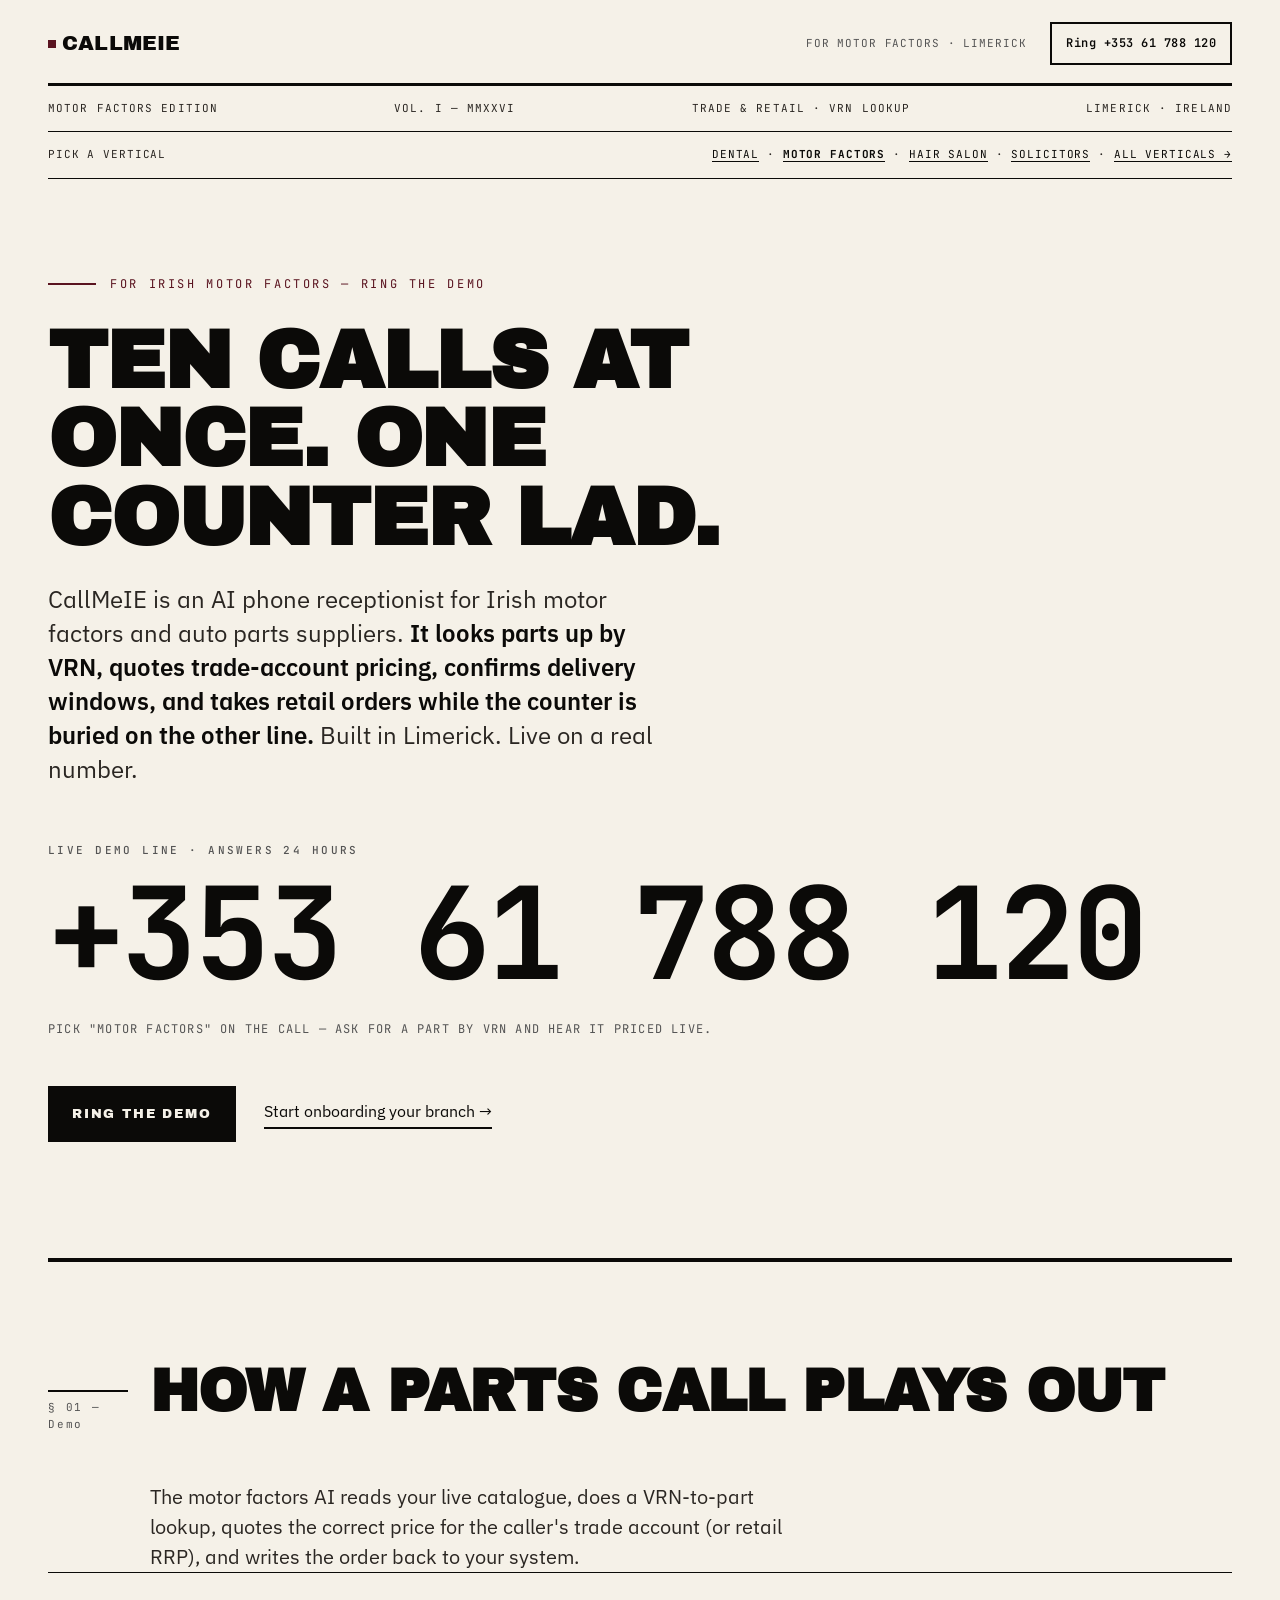
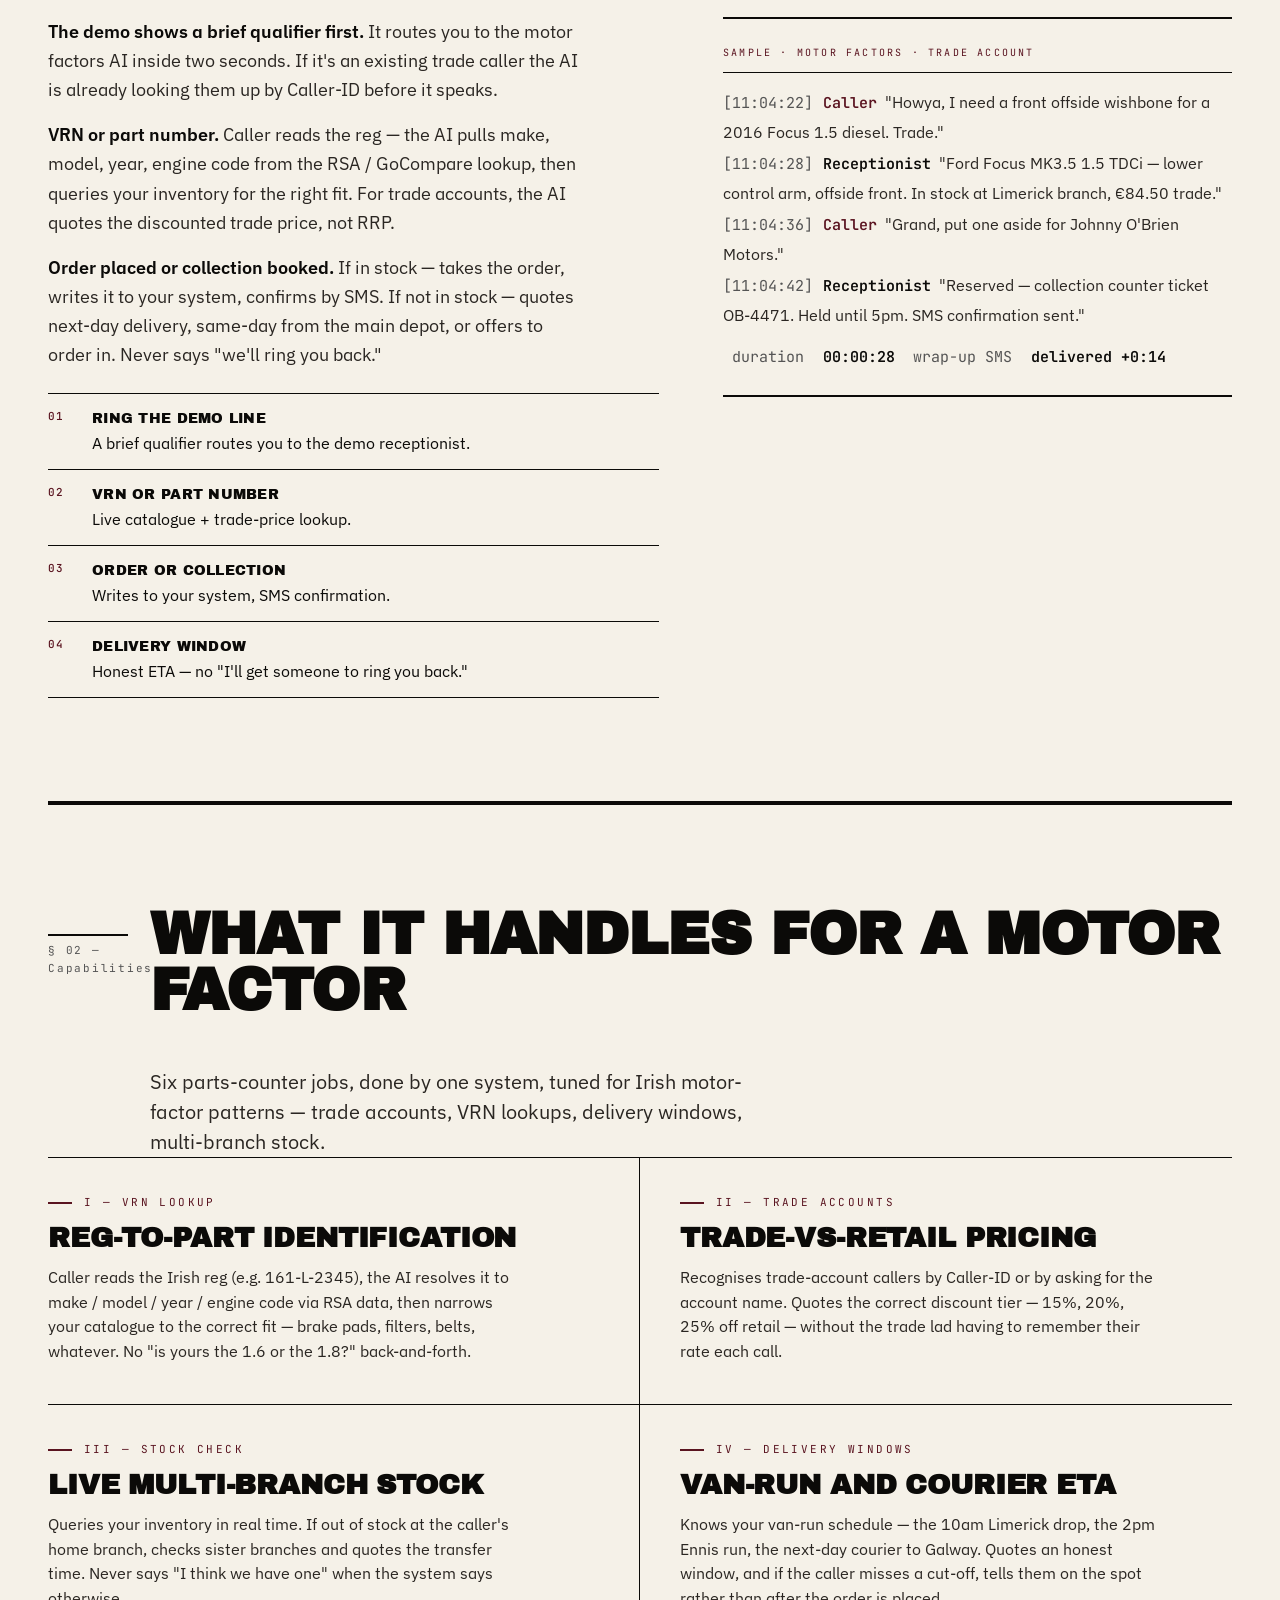
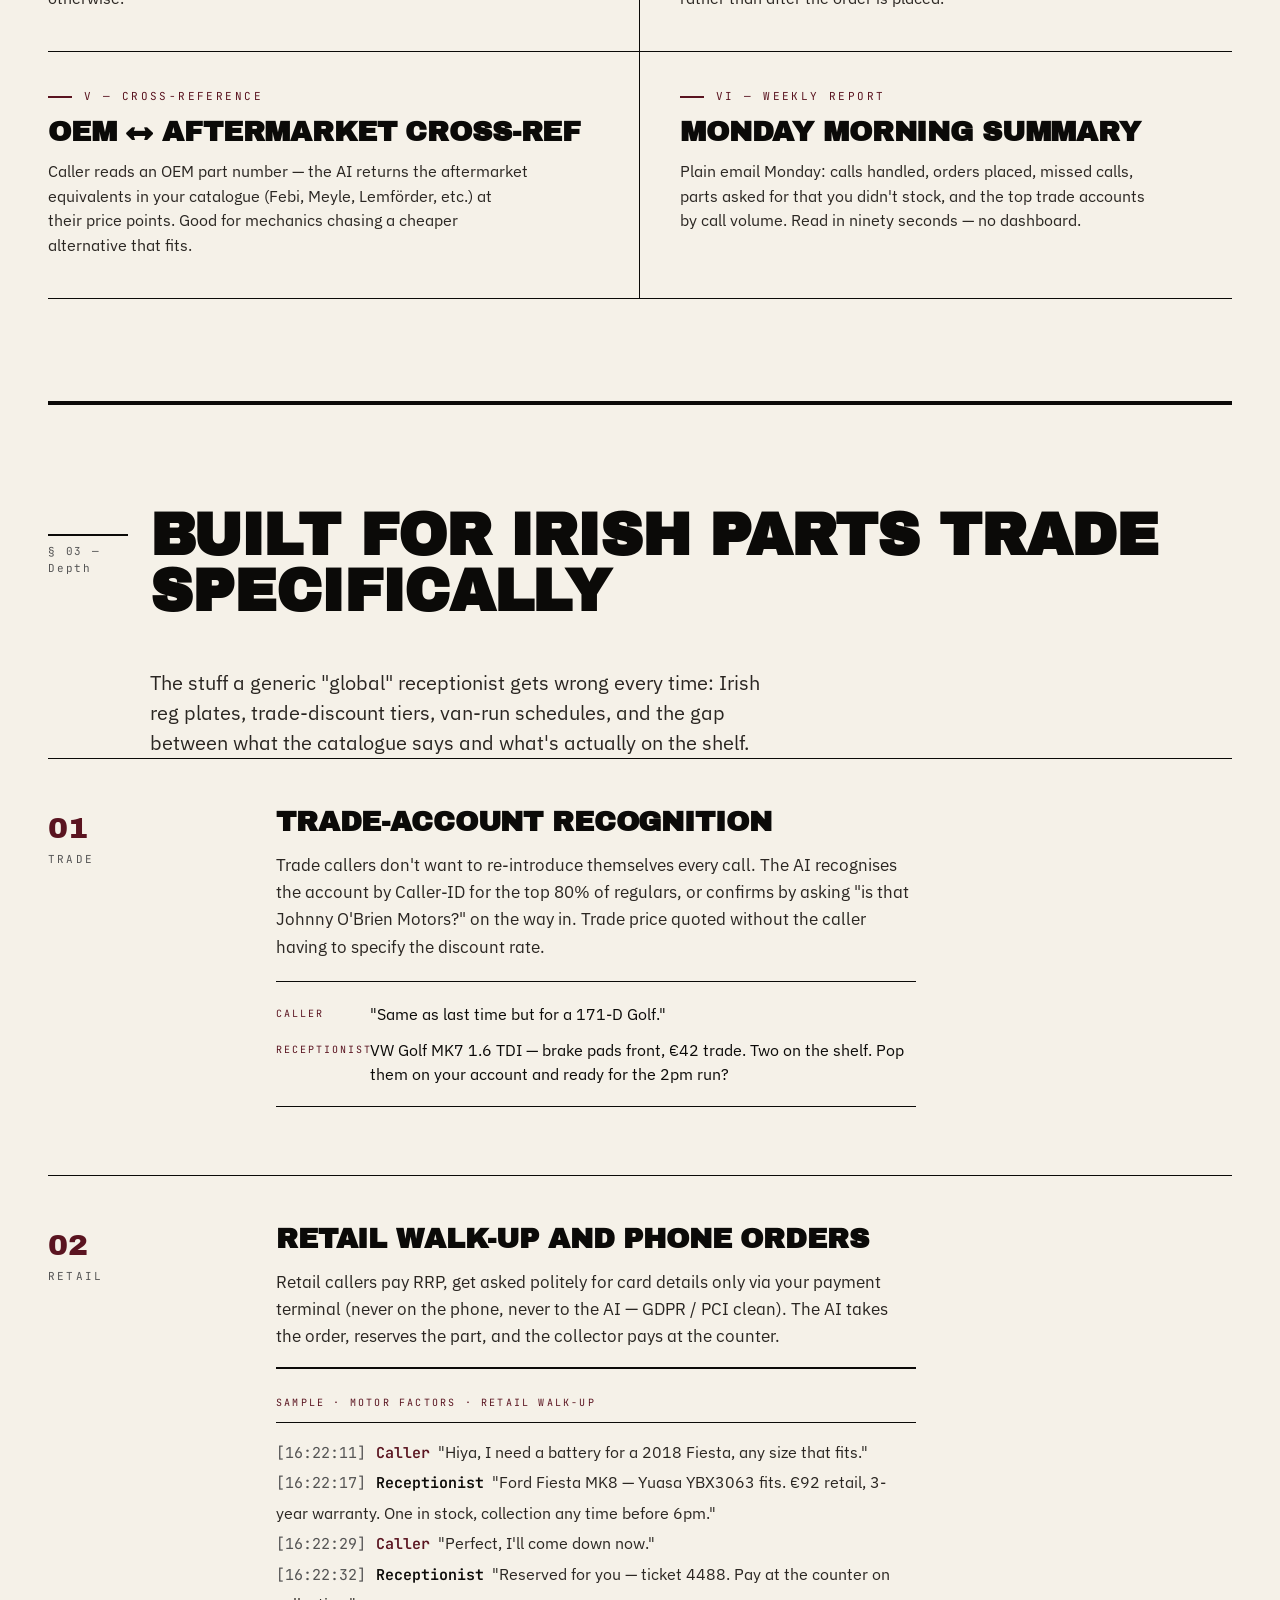
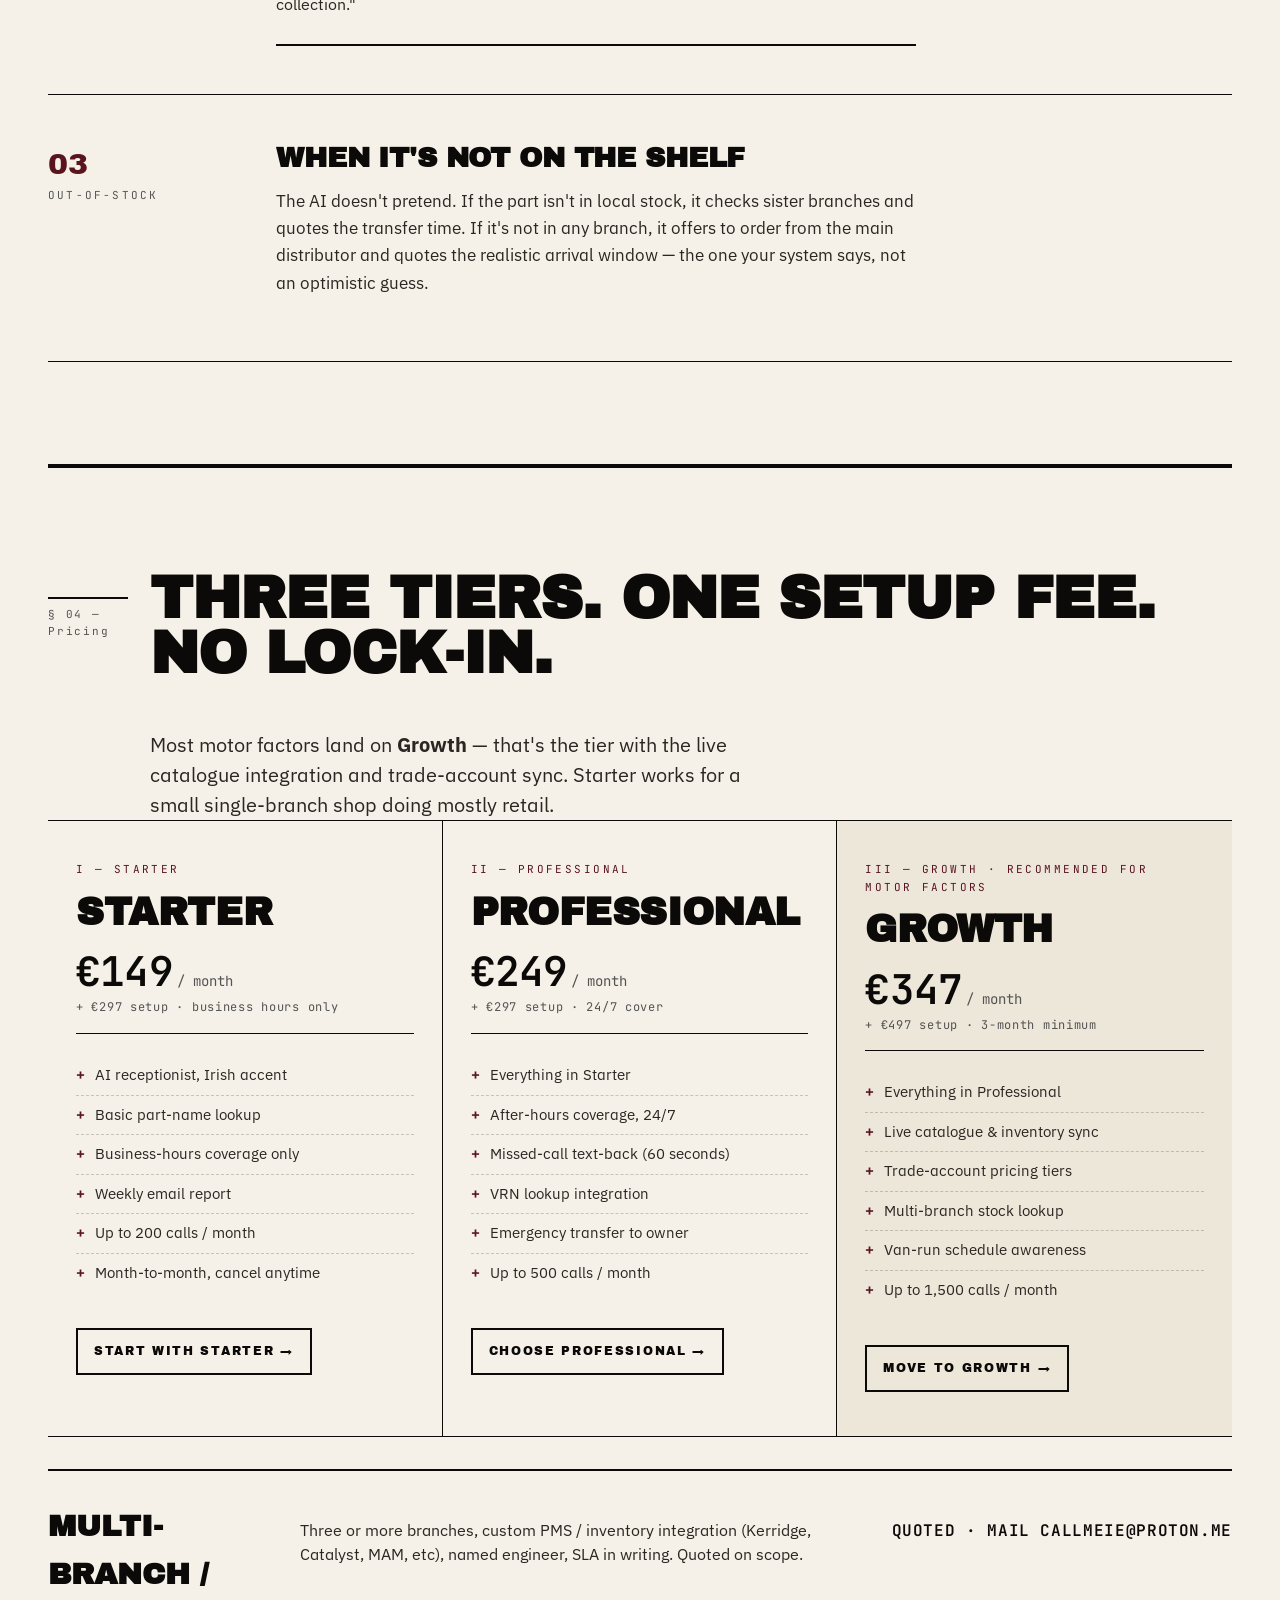
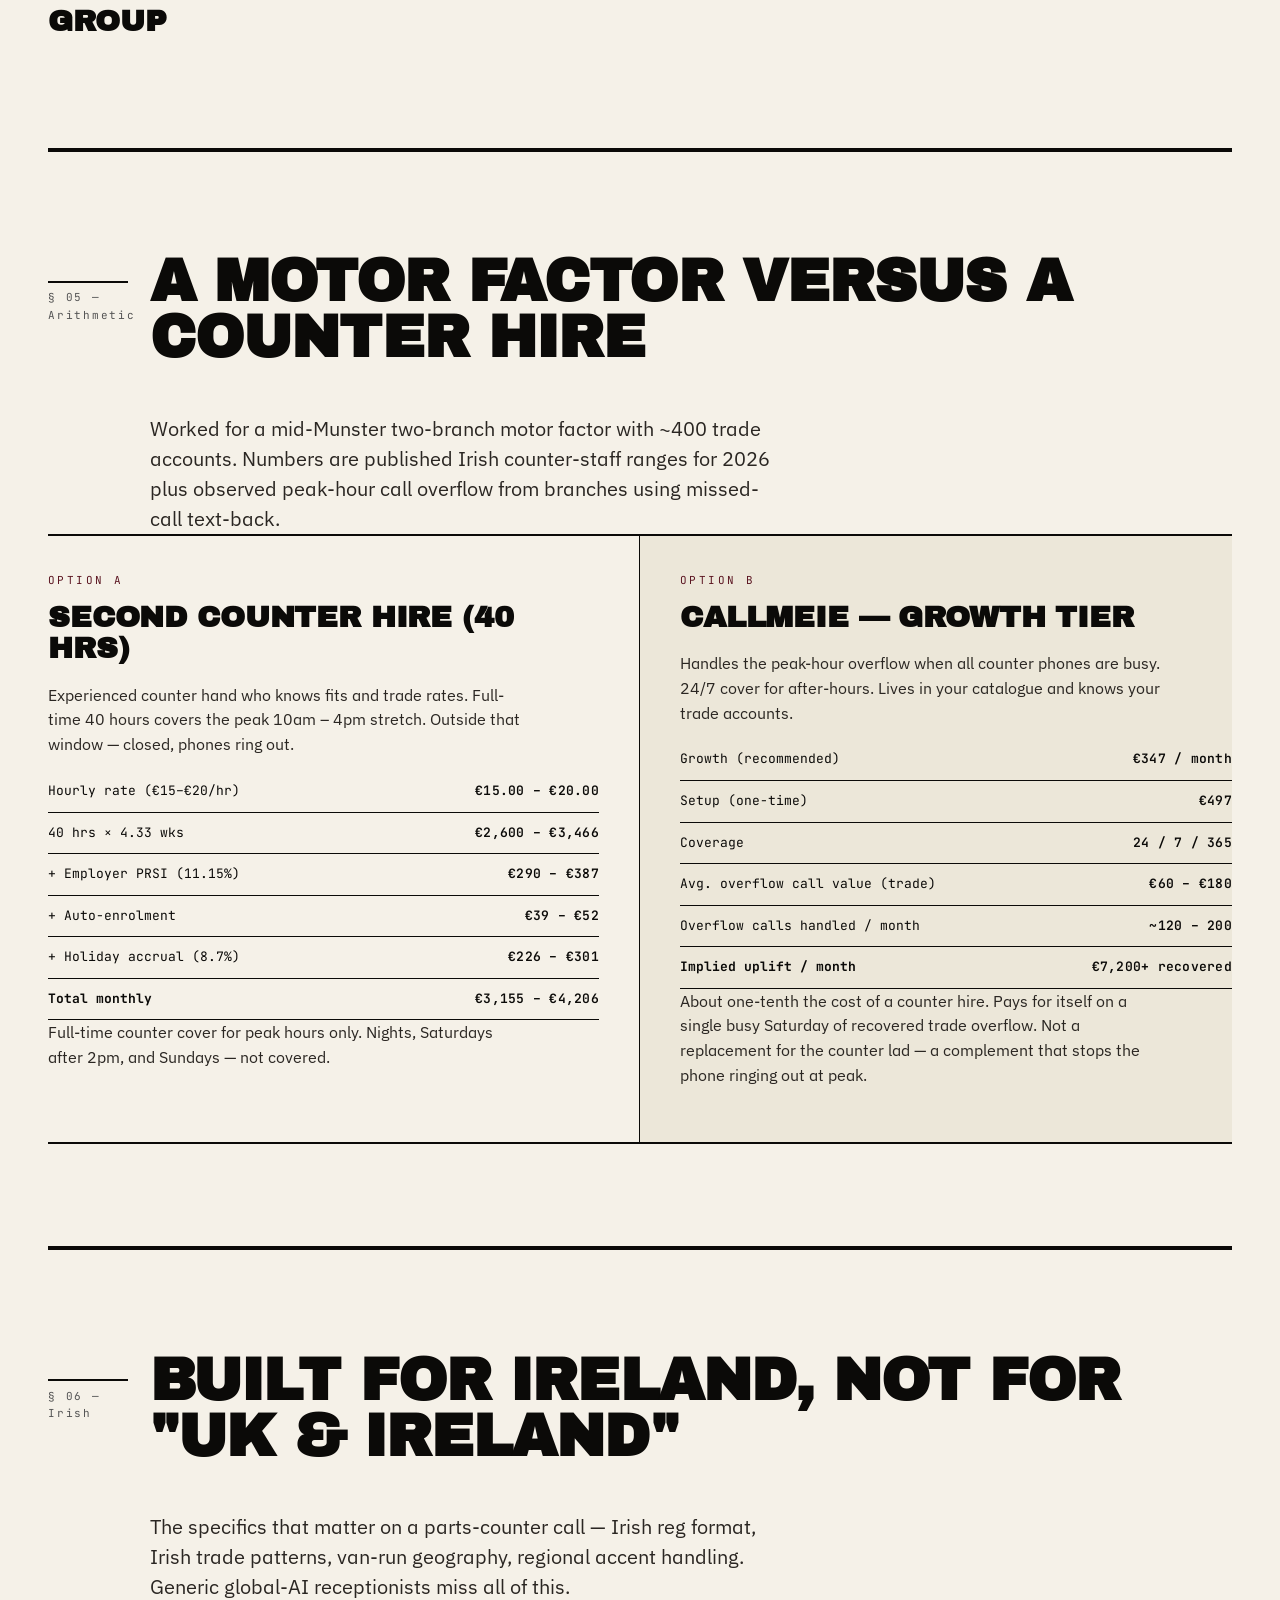
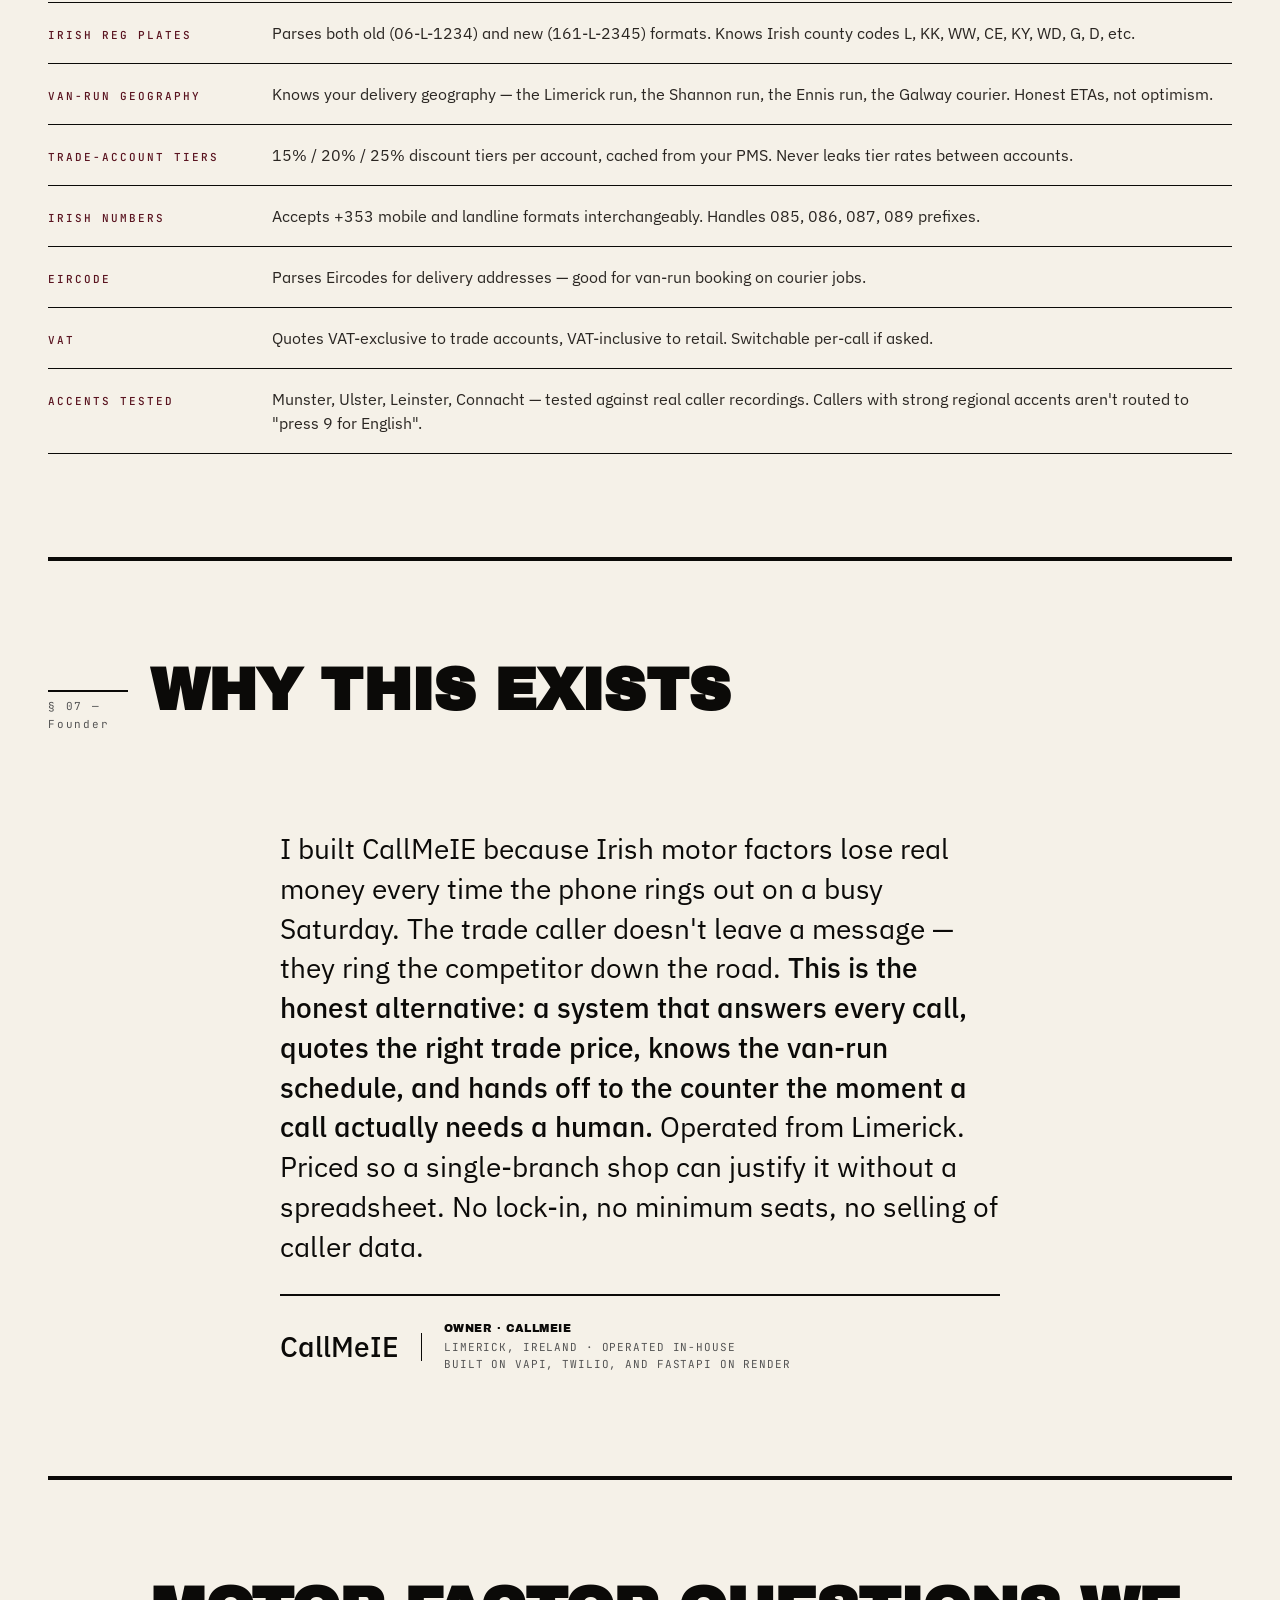
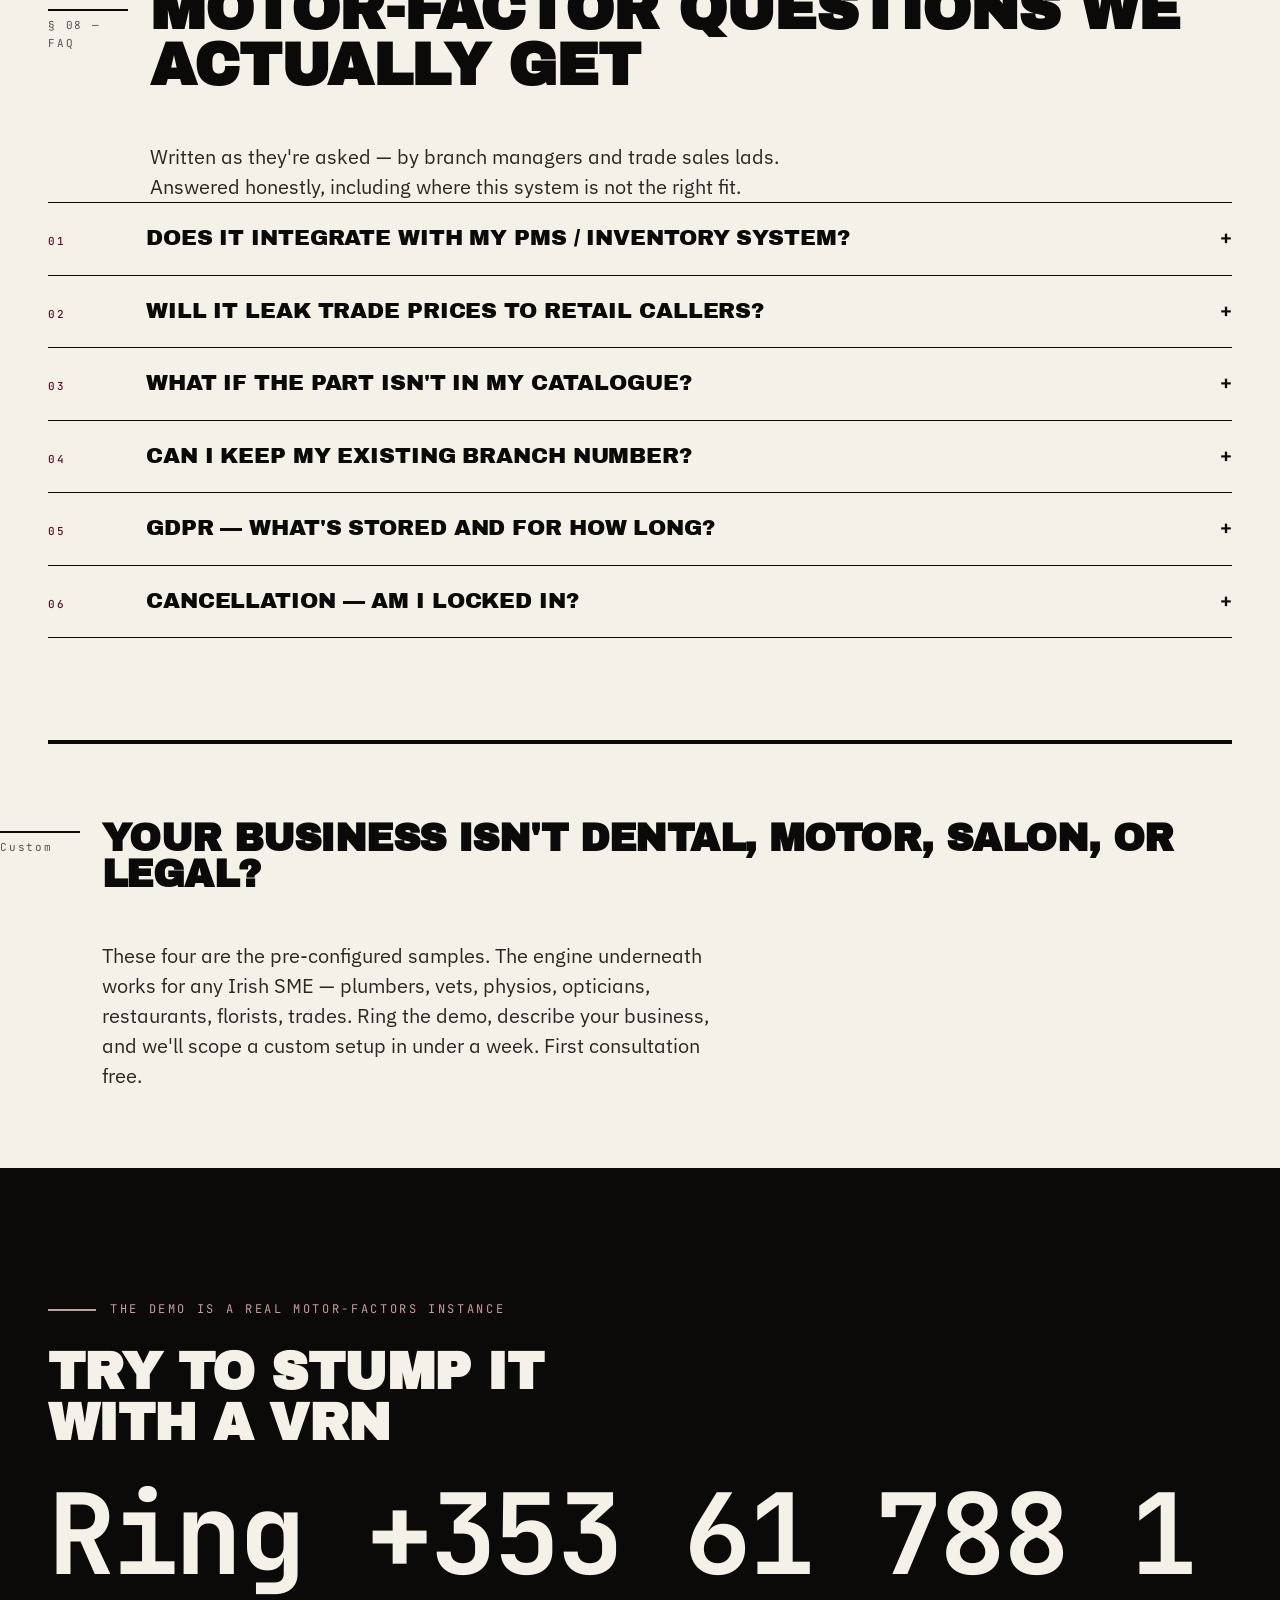
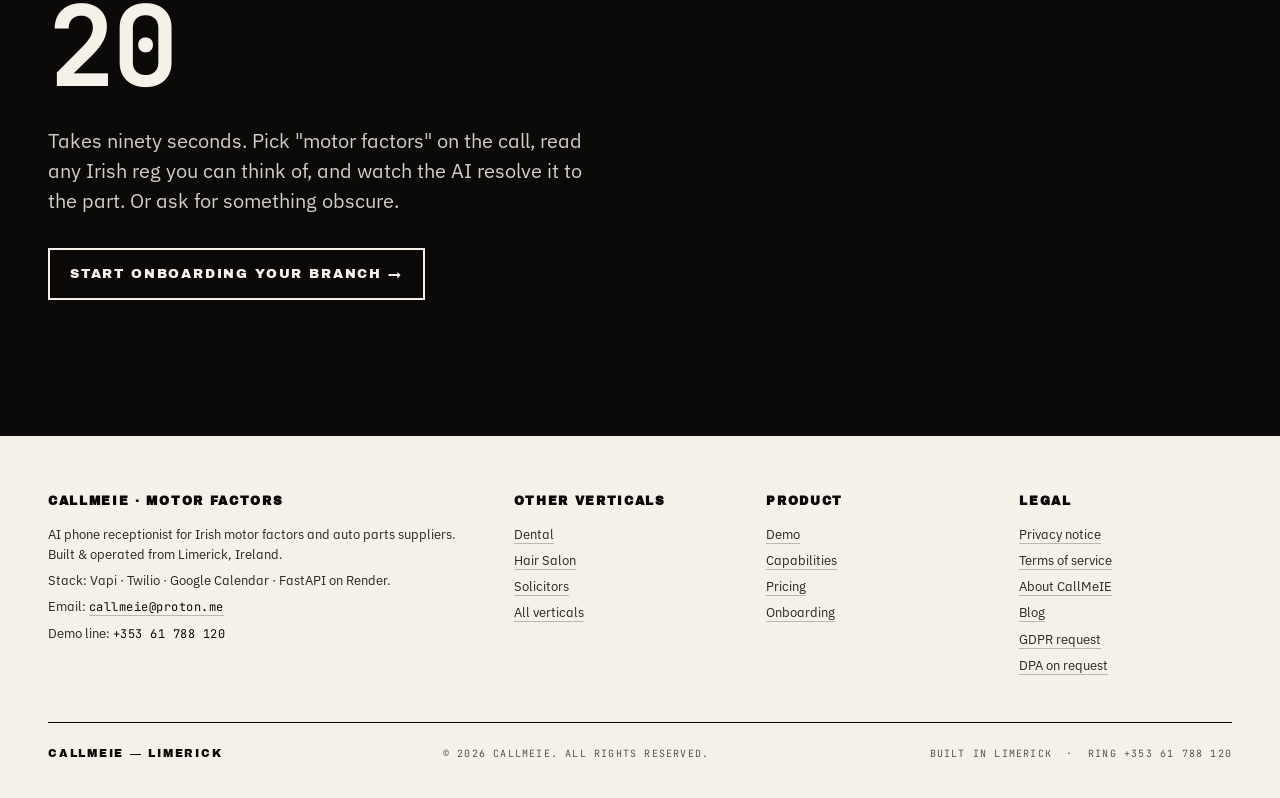
<file: motor-factors.html>
<!doctype html>
<html lang="en-IE">
<head>
<meta charset="utf-8" />
<meta name="viewport" content="width=device-width, initial-scale=1" />
<title>Motor Factors AI Receptionist Ireland | CallMeIE</title>
<meta name="description" content="AI receptionist for Irish motor factors — VRN stock lookup, trade pricing, delivery quotes. Handles trade and retail calls 24/7. From €149/mo." />
<link rel="canonical" href="https://receptionist.callmeie.ie/motor-factors.html" />
<link rel="icon" type="image/png" sizes="512x512" href="/favicon.png" />
<link rel="icon" type="image/svg+xml" href="/favicon.svg" />
<link rel="apple-touch-icon" href="/favicon.png" />
<!-- Geo / Local SEO -->
<meta name="geo.region" content="IE-LK" />
<meta name="geo.placename" content="Limerick, Ireland" />
<meta name="geo.position" content="52.6638;-8.6267" />
<meta name="ICBM" content="52.6638, -8.6267" />

<!-- Open Graph / Social -->
<meta property="og:type" content="website" />
<meta property="og:url" content="https://receptionist.callmeie.ie/motor-factors.html" />
<meta property="og:title" content="AI Receptionist for Irish Motor Factors &amp; Parts Suppliers — CallMeIE" />
<meta property="og:description" content="AI receptionist for Irish motor factors — VRN stock lookup, trade pricing, delivery quotes. 24/7. From €149/mo." />
<meta property="og:locale" content="en_IE" />
<meta property="og:site_name" content="CallMeIE" />
<meta name="twitter:card" content="summary_large_image" />
<meta name="twitter:title" content="AI Receptionist for Irish Motor Factors — CallMeIE" />
<meta name="twitter:description" content="AI receptionist for Irish motor factors. VRN stock lookup, trade pricing, delivery ETAs. From €149/mo." />

<!-- Structured Data -->
<script type="application/ld+json">
{
  "@context": "https://schema.org",
  "@graph": [
    {
      "@type": "Service",
      "name": "AI Phone Receptionist for Irish Motor Factors",
      "provider": {
        "@type": "LocalBusiness",
        "@id": "https://receptionist.callmeie.ie/#business",
        "name": "CallMeIE",
        "url": "https://receptionist.callmeie.ie/",
        "address": { "@type": "PostalAddress", "addressLocality": "Limerick", "addressRegion": "Limerick", "addressCountry": "IE" }
      },
      "description": "AI phone receptionist for Irish motor factors and auto parts suppliers. Live stock lookup by part number or VRN, trade-account pricing, delivery-window quotes, handles trade and retail callers 24/7.",
      "areaServed": { "@type": "Country", "name": "Ireland" },
      "audience": { "@type": "Audience", "audienceType": "Motor Factors and Auto Parts Suppliers" },
      "url": "https://receptionist.callmeie.ie/motor-factors.html"
    },
    {
      "@type": "BreadcrumbList",
      "itemListElement": [
        { "@type": "ListItem", "position": 1, "name": "Home", "item": "https://receptionist.callmeie.ie/" },
        { "@type": "ListItem", "position": 2, "name": "Motor Factors", "item": "https://receptionist.callmeie.ie/motor-factors.html" }
      ]
    }
  ]
}
</script>

<link rel="preconnect" href="https://fonts.googleapis.com">
<link rel="preconnect" href="https://fonts.gstatic.com" crossorigin>
<link href="https://fonts.googleapis.com/css2?family=Archivo+Black&family=IBM+Plex+Sans:wght@400;500;600;700&family=JetBrains+Mono:wght@400;500;600;700&display=swap" rel="stylesheet">
<link rel="stylesheet" href="/styles.css">
</head>
<body>

<div class="page">

  <header class="topbar" role="banner">
    <a class="wordmark" href="/" aria-label="CallMeIE — home">
      <span class="wordmark__dot" aria-hidden="true"></span>CallMeIE
    </a>
    <div class="topbar__right">
      <span class="topbar__meta">For Motor Factors · Limerick</span>
      <a class="topbar__cta" href="tel:+35361788120">Ring +353 61 788 120</a>
    </div>
  </header>

  <div class="masthead-strip" aria-hidden="true">
    <span>Motor Factors Edition</span>
    <span>Vol. I — MMXXVI</span>
    <span>Trade &amp; retail · VRN lookup</span>
    <span>Limerick · Ireland</span>
  </div>

  <div class="vertical-switch" aria-label="Switch vertical">
    <span>Pick a vertical</span>
    <span>
      <a href="/dental.html">Dental</a> ·
      <a href="/motor-factors.html" aria-current="page"><strong>Motor Factors</strong></a> ·
      <a href="/salon.html">Hair Salon</a> ·
      <a href="/solicitor.html">Solicitors</a> ·
      <a href="/">All verticals →</a>
    </span>
  </div>

  <!-- HERO -->
  <section class="hero" id="top" aria-labelledby="hero-title">
    <div class="hero__kicker">For Irish motor factors — ring the demo</div>
    <h1 id="hero-title" class="hero__headline">Ten calls at once. One counter lad.</h1>
    <p class="hero__sub">
      CallMeIE is an AI phone receptionist for Irish motor factors and auto parts suppliers.
      <em>It looks parts up by VRN, quotes trade-account pricing, confirms delivery windows,
      and takes retail orders while the counter is buried on the other line.</em>
      Built in Limerick. Live on a real number.
    </p>

    <span class="demo-number__label">Live demo line · Answers 24 hours</span>
    <a class="demo-number" href="tel:+35361788120" aria-label="Ring the demo">+353 61 788 120</a>
    <span class="demo-number__caption">Pick "motor factors" on the call — ask for a part by VRN and hear it priced live.</span>

    <div class="hero__actions">
      <a class="btn-primary" href="tel:+35361788120">Ring the demo</a>
      <a class="btn-secondary" href="/onboard.html?vertical=motor-factors">Start onboarding your branch →</a>
    </div>
  </section>

  <!-- HOW THE DEMO WORKS -->
  <section class="editorial" id="how-demo-works" aria-labelledby="how-demo-title">
    <div class="section-head">
      <div class="section-num">§ 01 — Demo</div>
      <h2 id="how-demo-title" class="section-title">How a parts call plays out</h2>
    </div>
    <p class="section-dek">
      The motor factors AI reads your live catalogue, does a VRN-to-part lookup, quotes the
      correct price for the caller's trade account (or retail RRP), and writes the order
      back to your system.
    </p>

    <div class="demo-strip">
      <div class="demo-strip__prose">
        <p>
          <strong>The demo shows a brief qualifier first.</strong> It routes you to the motor
          factors AI inside two seconds. If it's an existing trade caller the AI is already looking
          them up by Caller-ID before it speaks.
        </p>
        <p>
          <strong>VRN or part number.</strong> Caller reads the reg — the AI pulls make, model, year,
          engine code from the RSA / GoCompare lookup, then queries your inventory for the right fit.
          For trade accounts, the AI quotes the discounted trade price, not RRP.
        </p>
        <p>
          <strong>Order placed or collection booked.</strong> If in stock — takes the order, writes
          it to your system, confirms by SMS. If not in stock — quotes next-day delivery, same-day
          from the main depot, or offers to order in. Never says "we'll ring you back."
        </p>
        <ol class="demo-steps">
          <li><b>Ring the demo line</b>A brief qualifier routes you to the demo receptionist.</li>
          <li><b>VRN or part number</b>Live catalogue + trade-price lookup.</li>
          <li><b>Order or collection</b>Writes to your system, SMS confirmation.</li>
          <li><b>Delivery window</b>Honest ETA — no "I'll get someone to ring you back."</li>
        </ol>
      </div>

      <figure class="call-log">
        <figcaption class="call-log__kicker">Sample · Motor factors · trade account</figcaption>
        <span class="call-log__line"><span class="call-log__time">[11:04:22]</span><span class="call-log__who">Caller</span><span class="call-log__text">"Howya, I need a front offside wishbone for a 2016 Focus 1.5 diesel. Trade."</span></span>
        <span class="call-log__line"><span class="call-log__time">[11:04:28]</span><span class="call-log__who call-log__who--ai">Receptionist</span><span class="call-log__text">"Ford Focus MK3.5 1.5 TDCi — lower control arm, offside front. In stock at Limerick branch, €84.50 trade."</span></span>
        <span class="call-log__line"><span class="call-log__time">[11:04:36]</span><span class="call-log__who">Caller</span><span class="call-log__text">"Grand, put one aside for Johnny O'Brien Motors."</span></span>
        <span class="call-log__line"><span class="call-log__time">[11:04:42]</span><span class="call-log__who call-log__who--ai">Receptionist</span><span class="call-log__text">"Reserved — collection counter ticket OB-4471. Held until 5pm. SMS confirmation sent."</span></span>
        <span class="call-log__line" style="margin-top:12px;"><span class="call-log__time">&nbsp;duration&nbsp;</span><span style="color:var(--ink);font-weight:600;">00:00:28</span><span class="call-log__time">&nbsp;&nbsp;wrap-up SMS&nbsp;</span><span style="color:var(--ink);font-weight:600;">delivered +0:14</span></span>
      </figure>
    </div>
  </section>

  <!-- WHAT IT HANDLES — motor factors -->
  <section class="editorial" id="handles" aria-labelledby="handles-title">
    <div class="section-head">
      <div class="section-num">§ 02 — Capabilities</div>
      <h2 id="handles-title" class="section-title">What it handles for a motor factor</h2>
    </div>
    <p class="section-dek">
      Six parts-counter jobs, done by one system, tuned for Irish motor-factor patterns —
      trade accounts, VRN lookups, delivery windows, multi-branch stock.
    </p>

    <div class="handles-grid">
      <article class="handles-item">
        <div class="handles-item__num">I — VRN lookup</div>
        <h3 class="handles-item__title">Reg-to-part identification</h3>
        <p>
          Caller reads the Irish reg (e.g. 161-L-2345), the AI resolves it to make / model / year /
          engine code via RSA data, then narrows your catalogue to the correct fit — brake pads,
          filters, belts, whatever. No "is yours the 1.6 or the 1.8?" back-and-forth.
        </p>
      </article>

      <article class="handles-item">
        <div class="handles-item__num">II — Trade accounts</div>
        <h3 class="handles-item__title">Trade-vs-retail pricing</h3>
        <p>
          Recognises trade-account callers by Caller-ID or by asking for the account name.
          Quotes the correct discount tier — 15%, 20%, 25% off retail — without the trade
          lad having to remember their rate each call.
        </p>
      </article>

      <article class="handles-item">
        <div class="handles-item__num">III — Stock check</div>
        <h3 class="handles-item__title">Live multi-branch stock</h3>
        <p>
          Queries your inventory in real time. If out of stock at the caller's home branch,
          checks sister branches and quotes the transfer time. Never says "I think we have
          one" when the system says otherwise.
        </p>
      </article>

      <article class="handles-item">
        <div class="handles-item__num">IV — Delivery windows</div>
        <h3 class="handles-item__title">Van-run and courier ETA</h3>
        <p>
          Knows your van-run schedule — the 10am Limerick drop, the 2pm Ennis run, the next-day
          courier to Galway. Quotes an honest window, and if the caller misses a cut-off, tells
          them on the spot rather than after the order is placed.
        </p>
      </article>

      <article class="handles-item">
        <div class="handles-item__num">V — Cross-reference</div>
        <h3 class="handles-item__title">OEM ↔ aftermarket cross-ref</h3>
        <p>
          Caller reads an OEM part number — the AI returns the aftermarket equivalents in your
          catalogue (Febi, Meyle, Lemförder, etc.) at their price points. Good for mechanics
          chasing a cheaper alternative that fits.
        </p>
      </article>

      <article class="handles-item">
        <div class="handles-item__num">VI — Weekly report</div>
        <h3 class="handles-item__title">Monday morning summary</h3>
        <p>
          Plain email Monday: calls handled, orders placed, missed calls, parts asked for that you
          didn't stock, and the top trade accounts by call volume. Read in ninety seconds — no
          dashboard.
        </p>
      </article>
    </div>
  </section>

  <!-- DEPTH — motor factors -->
  <section class="editorial" id="motor-detail" aria-labelledby="motor-detail-title">
    <div class="section-head">
      <div class="section-num">§ 03 — Depth</div>
      <h2 id="motor-detail-title" class="section-title">Built for Irish parts trade specifically</h2>
    </div>
    <p class="section-dek">
      The stuff a generic "global" receptionist gets wrong every time: Irish reg plates,
      trade-discount tiers, van-run schedules, and the gap between what the catalogue says
      and what's actually on the shelf.
    </p>

    <article class="vertical">
      <aside class="vertical__label"><b>01</b>Trade</aside>
      <div class="vertical__body">
        <h3 class="vertical__head">Trade-account recognition</h3>
        <p>
          Trade callers don't want to re-introduce themselves every call. The AI recognises
          the account by Caller-ID for the top 80% of regulars, or confirms by asking "is
          that Johnny O'Brien Motors?" on the way in. Trade price quoted without the caller
          having to specify the discount rate.
        </p>
        <div class="qa">
          <div class="qa__row"><div class="qa__tag">Caller</div><div class="qa__text">"Same as last time but for a 171-D Golf."</div></div>
          <div class="qa__row"><div class="qa__tag">Receptionist</div><div class="qa__text qa__text--a">VW Golf MK7 1.6 TDI — brake pads front, €42 trade. Two on the shelf. Pop them on your account and ready for the 2pm run?</div></div>
        </div>
      </div>
    </article>

    <article class="vertical">
      <aside class="vertical__label"><b>02</b>Retail</aside>
      <div class="vertical__body">
        <h3 class="vertical__head">Retail walk-up and phone orders</h3>
        <p>
          Retail callers pay RRP, get asked politely for card details only via your payment
          terminal (never on the phone, never to the AI — GDPR / PCI clean). The AI takes the
          order, reserves the part, and the collector pays at the counter.
        </p>
        <figure class="call-log">
          <figcaption class="call-log__kicker">Sample · Motor factors · retail walk-up</figcaption>
          <span class="call-log__line"><span class="call-log__time">[16:22:11]</span><span class="call-log__who">Caller</span><span class="call-log__text">"Hiya, I need a battery for a 2018 Fiesta, any size that fits."</span></span>
          <span class="call-log__line"><span class="call-log__time">[16:22:17]</span><span class="call-log__who call-log__who--ai">Receptionist</span><span class="call-log__text">"Ford Fiesta MK8 — Yuasa YBX3063 fits. €92 retail, 3-year warranty. One in stock, collection any time before 6pm."</span></span>
          <span class="call-log__line"><span class="call-log__time">[16:22:29]</span><span class="call-log__who">Caller</span><span class="call-log__text">"Perfect, I'll come down now."</span></span>
          <span class="call-log__line"><span class="call-log__time">[16:22:32]</span><span class="call-log__who call-log__who--ai">Receptionist</span><span class="call-log__text">"Reserved for you — ticket 4488. Pay at the counter on collection."</span></span>
        </figure>
      </div>
    </article>

    <article class="vertical">
      <aside class="vertical__label"><b>03</b>Out-of-stock</aside>
      <div class="vertical__body">
        <h3 class="vertical__head">When it's not on the shelf</h3>
        <p>
          The AI doesn't pretend. If the part isn't in local stock, it checks sister branches
          and quotes the transfer time. If it's not in any branch, it offers to order from the
          main distributor and quotes the realistic arrival window — the one your system says,
          not an optimistic guess.
        </p>
      </div>
    </article>
  </section>

  <!-- PRICING -->
  <section class="editorial" id="pricing" aria-labelledby="pricing-title">
    <div class="section-head">
      <div class="section-num">§ 04 — Pricing</div>
      <h2 id="pricing-title" class="section-title">Three tiers. One setup fee. No lock-in.</h2>
    </div>
    <p class="section-dek">
      Most motor factors land on <strong>Growth</strong> — that's the tier with the live
      catalogue integration and trade-account sync. Starter works for a small single-branch
      shop doing mostly retail.
    </p>

    <div class="pricing">
      <article class="tier">
        <div class="tier__kicker">I — Starter</div>
        <h3 class="tier__name">Starter</h3>
        <div class="tier__price">€149<span>/ month</span></div>
        <div class="tier__setup">+ €297 setup · business hours only</div>
        <ul class="tier__list">
          <li>AI receptionist, Irish accent</li>
          <li>Basic part-name lookup</li>
          <li>Business-hours coverage only</li>
          <li>Weekly email report</li>
          <li>Up to 200 calls / month</li>
          <li>Month-to-month, cancel anytime</li>
        </ul>
        <a class="tier__cta" href="/onboard.html?vertical=motor-factors&amp;tier=starter">Start with Starter →</a>
      </article>

      <article class="tier">
        <div class="tier__kicker">II — Professional</div>
        <h3 class="tier__name">Professional</h3>
        <div class="tier__price">€249<span>/ month</span></div>
        <div class="tier__setup">+ €297 setup · 24/7 cover</div>
        <ul class="tier__list">
          <li>Everything in Starter</li>
          <li>After-hours coverage, 24/7</li>
          <li>Missed-call text-back (60 seconds)</li>
          <li>VRN lookup integration</li>
          <li>Emergency transfer to owner</li>
          <li>Up to 500 calls / month</li>
        </ul>
        <a class="tier__cta" href="/onboard.html?vertical=motor-factors&amp;tier=professional">Choose Professional →</a>
      </article>

      <article class="tier tier--featured">
        <div class="tier__kicker">III — Growth · recommended for motor factors</div>
        <h3 class="tier__name">Growth</h3>
        <div class="tier__price">€347<span>/ month</span></div>
        <div class="tier__setup">+ €497 setup · 3-month minimum</div>
        <ul class="tier__list">
          <li>Everything in Professional</li>
          <li>Live catalogue &amp; inventory sync</li>
          <li>Trade-account pricing tiers</li>
          <li>Multi-branch stock lookup</li>
          <li>Van-run schedule awareness</li>
          <li>Up to 1,500 calls / month</li>
        </ul>
        <a class="tier__cta" href="/onboard.html?vertical=motor-factors&amp;tier=growth">Move to Growth →</a>
      </article>
    </div>

    <div class="enterprise">
      <h3 class="enterprise__name">Multi-branch / group</h3>
      <p class="enterprise__body">
        Three or more branches, custom PMS / inventory integration (Kerridge, Catalyst, MAM, etc),
        named engineer, SLA in writing. Quoted on scope.
      </p>
      <div class="enterprise__price">Quoted · mail callmeie@proton.me</div>
    </div>
  </section>

  <!-- COST COMPARISON — motor factors numbers -->
  <section class="editorial" id="cost" aria-labelledby="cost-title">
    <div class="section-head">
      <div class="section-num">§ 05 — Arithmetic</div>
      <h2 id="cost-title" class="section-title">A motor factor versus a counter hire</h2>
    </div>
    <p class="section-dek">
      Worked for a mid-Munster two-branch motor factor with ~400 trade accounts. Numbers are
      published Irish counter-staff ranges for 2026 plus observed peak-hour call overflow from
      branches using missed-call text-back.
    </p>

    <div class="cost-compare">
      <div class="cost-col">
        <div class="cost-col__kicker">Option A</div>
        <h3 class="cost-col__head">Second counter hire (40 hrs)</h3>
        <p>
          Experienced counter hand who knows fits and trade rates. Full-time 40 hours covers the
          peak 10am – 4pm stretch. Outside that window — closed, phones ring out.
        </p>
        <div class="cost-row"><span class="cost-row__label">Hourly rate (€15–€20/hr)</span><span class="cost-row__value">€15.00 – €20.00</span></div>
        <div class="cost-row"><span class="cost-row__label">40 hrs × 4.33 wks</span><span class="cost-row__value">€2,600 – €3,466</span></div>
        <div class="cost-row"><span class="cost-row__label">+ Employer PRSI (11.15%)</span><span class="cost-row__value">€290 – €387</span></div>
        <div class="cost-row"><span class="cost-row__label">+ Auto-enrolment</span><span class="cost-row__value">€39 – €52</span></div>
        <div class="cost-row"><span class="cost-row__label">+ Holiday accrual (8.7%)</span><span class="cost-row__value">€226 – €301</span></div>
        <div class="cost-row"><span class="cost-row__label"><strong>Total monthly</strong></span><span class="cost-row__value">€3,155 – €4,206</span></div>
        <p class="cost-note">
          Full-time counter cover for peak hours only. Nights, Saturdays after 2pm, and Sundays — not covered.
        </p>
      </div>

      <div class="cost-col">
        <div class="cost-col__kicker">Option B</div>
        <h3 class="cost-col__head">CallMeIE — Growth tier</h3>
        <p>
          Handles the peak-hour overflow when all counter phones are busy. 24/7 cover for after-hours.
          Lives in your catalogue and knows your trade accounts.
        </p>
        <div class="cost-row"><span class="cost-row__label">Growth (recommended)</span><span class="cost-row__value">€347 / month</span></div>
        <div class="cost-row"><span class="cost-row__label">Setup (one-time)</span><span class="cost-row__value">€497</span></div>
        <div class="cost-row"><span class="cost-row__label">Coverage</span><span class="cost-row__value">24 / 7 / 365</span></div>
        <div class="cost-row"><span class="cost-row__label">Avg. overflow call value (trade)</span><span class="cost-row__value">€60 – €180</span></div>
        <div class="cost-row"><span class="cost-row__label">Overflow calls handled / month</span><span class="cost-row__value">~120 – 200</span></div>
        <div class="cost-row"><span class="cost-row__label"><strong>Implied uplift / month</strong></span><span class="cost-row__value">€7,200+ recovered</span></div>
        <p class="cost-note">
          About one-tenth the cost of a counter hire. Pays for itself on a single busy Saturday of
          recovered trade overflow. Not a replacement for the counter lad — a complement that stops
          the phone ringing out at peak.
        </p>
      </div>
    </div>
  </section>

  <!-- IRISH SPECIFICS -->
  <section class="editorial" id="irish" aria-labelledby="irish-title">
    <div class="section-head">
      <div class="section-num">§ 06 — Irish</div>
      <h2 id="irish-title" class="section-title">Built for Ireland, not for "UK &amp; Ireland"</h2>
    </div>
    <p class="section-dek">
      The specifics that matter on a parts-counter call — Irish reg format, Irish trade patterns,
      van-run geography, regional accent handling. Generic global-AI receptionists miss all of this.
    </p>

    <ul class="irish-list">
      <li><span>Irish reg plates</span><span>Parses both old (06-L-1234) and new (161-L-2345) formats. Knows Irish county codes L, KK, WW, CE, KY, WD, G, D, etc.</span></li>
      <li><span>Van-run geography</span><span>Knows your delivery geography — the Limerick run, the Shannon run, the Ennis run, the Galway courier. Honest ETAs, not optimism.</span></li>
      <li><span>Trade-account tiers</span><span>15% / 20% / 25% discount tiers per account, cached from your PMS. Never leaks tier rates between accounts.</span></li>
      <li><span>Irish numbers</span><span>Accepts +353 mobile and landline formats interchangeably. Handles 085, 086, 087, 089 prefixes.</span></li>
      <li><span>Eircode</span><span>Parses Eircodes for delivery addresses — good for van-run booking on courier jobs.</span></li>
      <li><span>VAT</span><span>Quotes VAT-exclusive to trade accounts, VAT-inclusive to retail. Switchable per-call if asked.</span></li>
      <li><span>Accents tested</span><span>Munster, Ulster, Leinster, Connacht — tested against real caller recordings. Callers with strong regional accents aren't routed to "press 9 for English".</span></li>
    </ul>
  </section>

  <!-- FOUNDER -->
  <section class="editorial" id="founder" aria-labelledby="founder-title">
    <div class="section-head">
      <div class="section-num">§ 07 — Founder</div>
      <h2 id="founder-title" class="section-title">Why this exists</h2>
    </div>

    <div class="founder">
      <p class="founder__body">
        I built CallMeIE because Irish motor factors lose real money every time the phone
        rings out on a busy Saturday. The trade caller doesn't leave a message — they ring
        the competitor down the road. <em>This is the honest alternative: a system that
        answers every call, quotes the right trade price, knows the van-run schedule, and
        hands off to the counter the moment a call actually needs a human.</em> Operated
        from Limerick. Priced so a single-branch shop can justify it without a spreadsheet.
        No lock-in, no minimum seats, no selling of caller data.
      </p>
      <div class="founder__sign">
        <div class="founder__signature">CallMeIE</div>
        <div class="founder__caption">
          <strong>Owner · CallMeIE</strong>
          Limerick, Ireland · Operated in-house<br>
          Built on Vapi, Twilio, and FastAPI on Render
        </div>
      </div>
    </div>
  </section>

  <!-- FAQ — motor factors -->
  <section class="editorial" id="faq" aria-labelledby="faq-title">
    <div class="section-head">
      <div class="section-num">§ 08 — FAQ</div>
      <h2 id="faq-title" class="section-title">Motor-factor questions we actually get</h2>
    </div>
    <p class="section-dek">
      Written as they're asked — by branch managers and trade sales lads.
      Answered honestly, including where this system is not the right fit.
    </p>

    <div class="faq-list">
      <details>
        <summary>
          <span class="faq-num">01</span>
          <span>Does it integrate with my PMS / inventory system?</span>
          <span class="faq-toggle"></span>
        </summary>
        <div class="faq-body">
          <p>
            On <strong>Growth</strong> and Enterprise, yes — we currently integrate with the common
            Irish motor-factor systems: Kerridge K8 (autoparts), Catalyst, MAM Autopart, and a few
            others via their APIs or nightly CSV exports. On Starter / Professional the AI runs off
            a manually-uploaded catalogue that we refresh weekly.
          </p>
          <p>
            If you're on a system we haven't wired yet, send us a sample export at onboarding and
            we'll scope the integration. Usually 2–5 working days for a new connector.
          </p>
        </div>
      </details>

      <details>
        <summary>
          <span class="faq-num">02</span>
          <span>Will it leak trade prices to retail callers?</span>
          <span class="faq-toggle"></span>
        </summary>
        <div class="faq-body">
          <p>
            No. Trade prices are gated by account recognition — Caller-ID match against your trade
            database, or an explicit "what's the account name?" confirmation. If neither is positive,
            the caller is handled as retail and quoted RRP.
          </p>
          <p>
            If a trade caller rings from an unrecognised number, they'll be asked to confirm the
            account name — same as a new counter hand would. No account = no trade price.
          </p>
        </div>
      </details>

      <details>
        <summary>
          <span class="faq-num">03</span>
          <span>What if the part isn't in my catalogue?</span>
          <span class="faq-toggle"></span>
        </summary>
        <div class="faq-body">
          <p>
            The AI doesn't guess. If a part lookup returns nothing, it offers to take the caller's
            requirement and forward it to the counter — by SMS to your nominated mobile, or as a
            queued call-back. It never invents a part number or a price.
          </p>
          <p>
            A weekly report lists the parts asked for that you didn't stock — useful intelligence
            on what to add to your range.
          </p>
        </div>
      </details>

      <details>
        <summary>
          <span class="faq-num">04</span>
          <span>Can I keep my existing branch number?</span>
          <span class="faq-toggle"></span>
        </summary>
        <div class="faq-body">
          <p>
            Yes. We don't take your number; we sit behind it. Set call forwarding on busy and
            no-answer (and optionally after-hours) from your existing branch line to a CallMeIE
            number — standard carrier feature. The number on the van and the shopfront is unchanged.
          </p>
          <p>
            Full porting is available on Growth or Enterprise: we transfer via ComReg, takes about
            ten working days.
          </p>
        </div>
      </details>

      <details>
        <summary>
          <span class="faq-num">05</span>
          <span>GDPR — what's stored and for how long?</span>
          <span class="faq-toggle"></span>
        </summary>
        <div class="faq-body">
          <p>
            Call audio: 30 days, then deleted. Transcripts: 90 days, then deleted. Order data is
            retained as long as your PMS retains it — we don't add a second copy. Trade-account
            phone numbers are hashed for Caller-ID lookup; raw numbers are not stored outside Twilio.
          </p>
          <p>
            A caller can request erasure — we purge within 72 hours. DPA on request for Growth /
            Enterprise; standard processor terms included with Starter / Professional.
          </p>
        </div>
      </details>

      <details>
        <summary>
          <span class="faq-num">06</span>
          <span>Cancellation — am I locked in?</span>
          <span class="faq-toggle"></span>
        </summary>
        <div class="faq-body">
          <p>
            Starter and Professional are month-to-month. Growth has a three-month minimum because the
            catalogue / PMS integration is non-trivial to unwind. After that, Growth is also
            month-to-month. Cancel by email before the next billing date.
          </p>
        </div>
      </details>
    </div>
  </section>

</div><!-- /.page -->

<section class="editorial" style="padding:clamp(48px,6vw,80px) 0;">
  <div class="section-head">
    <div class="section-num">Custom</div>
    <h2 class="section-title" style="font-size:clamp(24px,3vw,38px);">Your business isn't dental, motor, salon, or legal?</h2>
  </div>
  <p class="section-dek">
    These four are the pre-configured samples. The engine underneath works for any Irish SME —
    plumbers, vets, physios, opticians, restaurants, florists, trades. Ring the demo, describe your
    business, and we'll scope a custom setup in under a week. First consultation free.
  </p>
</section>

<section class="final-cta" aria-labelledby="final-cta-title">
  <div class="page">
    <div class="final-cta__kicker">The demo is a real motor-factors instance</div>
    <h2 id="final-cta-title" class="final-cta__headline">Try to stump it with a VRN</h2>
    <a class="final-cta__number" href="tel:+35361788120">Ring +353 61 788 120</a>
    <p class="final-cta__sub">
      Takes ninety seconds. Pick "motor factors" on the call, read any Irish reg you can
      think of, and watch the AI resolve it to the part. Or ask for something obscure.
    </p>
    <a class="final-cta__secondary" href="/onboard.html?vertical=motor-factors">Start onboarding your branch →</a>
  </div>
</section>

<footer role="contentinfo">
  <div class="page">
    <div class="footer-grid">
      <div class="footer-col">
        <h4>CallMeIE · Motor Factors</h4>
        <p>AI phone receptionist for Irish motor factors and auto parts suppliers. Built &amp; operated from Limerick, Ireland.</p>
        <p>Stack: Vapi · Twilio · Google Calendar · FastAPI on Render.</p>
        <p>Email: <a href="mailto:callmeie@proton.me" class="mono-val">callmeie@proton.me</a></p>
        <p>Demo line: <span class="mono-val">+353 61 788 120</span></p>
      </div>
      <div class="footer-col">
        <h4>Other verticals</h4>
        <ul>
          <li><a href="/dental.html">Dental</a></li>
          <li><a href="/salon.html">Hair Salon</a></li>
          <li><a href="/solicitor.html">Solicitors</a></li>
          <li><a href="/">All verticals</a></li>
        </ul>
      </div>
      <div class="footer-col">
        <h4>Product</h4>
        <ul>
          <li><a href="#how-demo-works">Demo</a></li>
          <li><a href="#handles">Capabilities</a></li>
          <li><a href="#pricing">Pricing</a></li>
          <li><a href="/onboard.html?vertical=motor-factors">Onboarding</a></li>
        </ul>
      </div>
      <div class="footer-col">
        <h4>Legal</h4>
        <ul>
          <li><a href="/privacy.html">Privacy notice</a></li>
          <li><a href="/terms.html">Terms of service</a></li>
          <li><a href="/about.html">About CallMeIE</a></li>
          <li><a href="/blog/">Blog</a></li>
          <li><a href="mailto:callmeie@proton.me?subject=GDPR%20data%20request">GDPR request</a></li>
          <li><a href="mailto:callmeie@proton.me?subject=DPA%20request">DPA on request</a></li>
        </ul>
      </div>
    </div>
    <div class="footer-legal">
      <span class="footer-legal__wordmark">CALLMEIE &mdash; LIMERICK</span>
      <span>© 2026 CallMeIE. All rights reserved.</span>
      <span>Built in Limerick &nbsp;·&nbsp; Ring +353 61 788 120</span>
    </div>
  </div>
</footer>

</body>
</html>
</file>
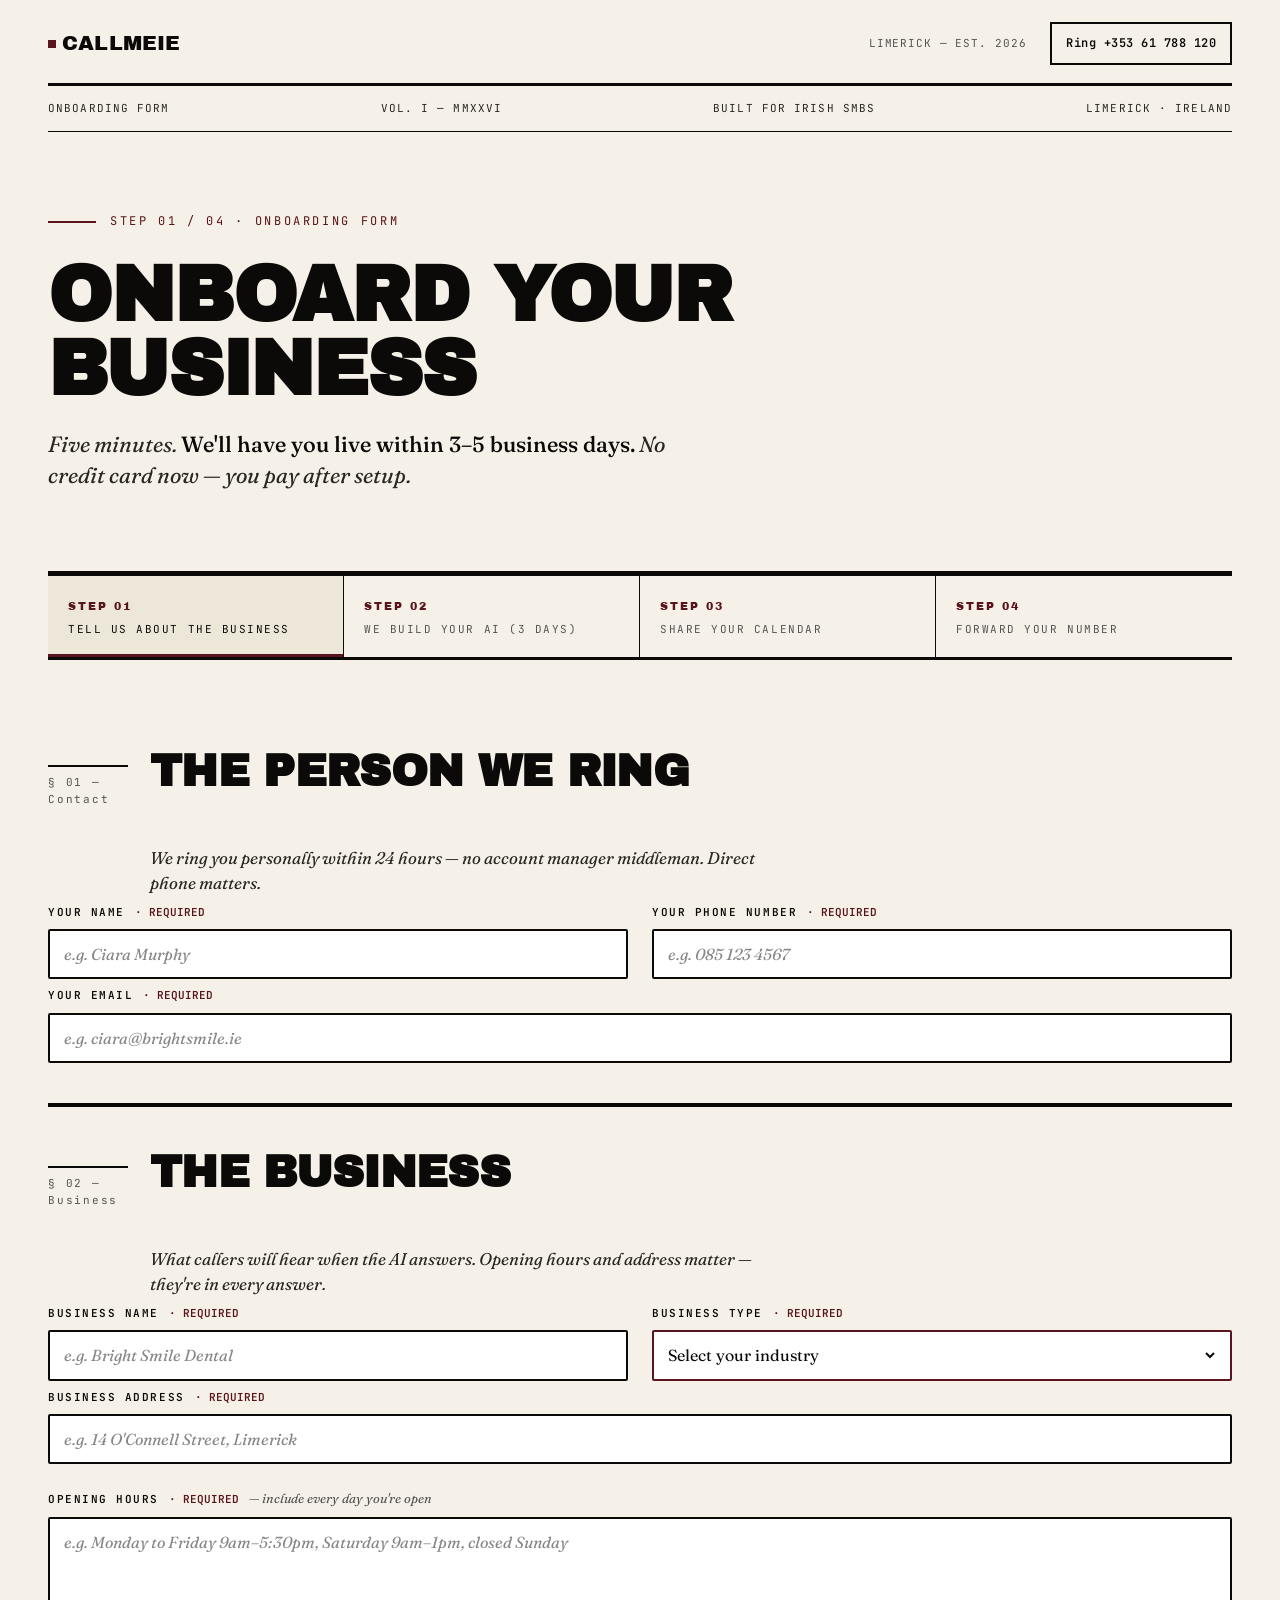
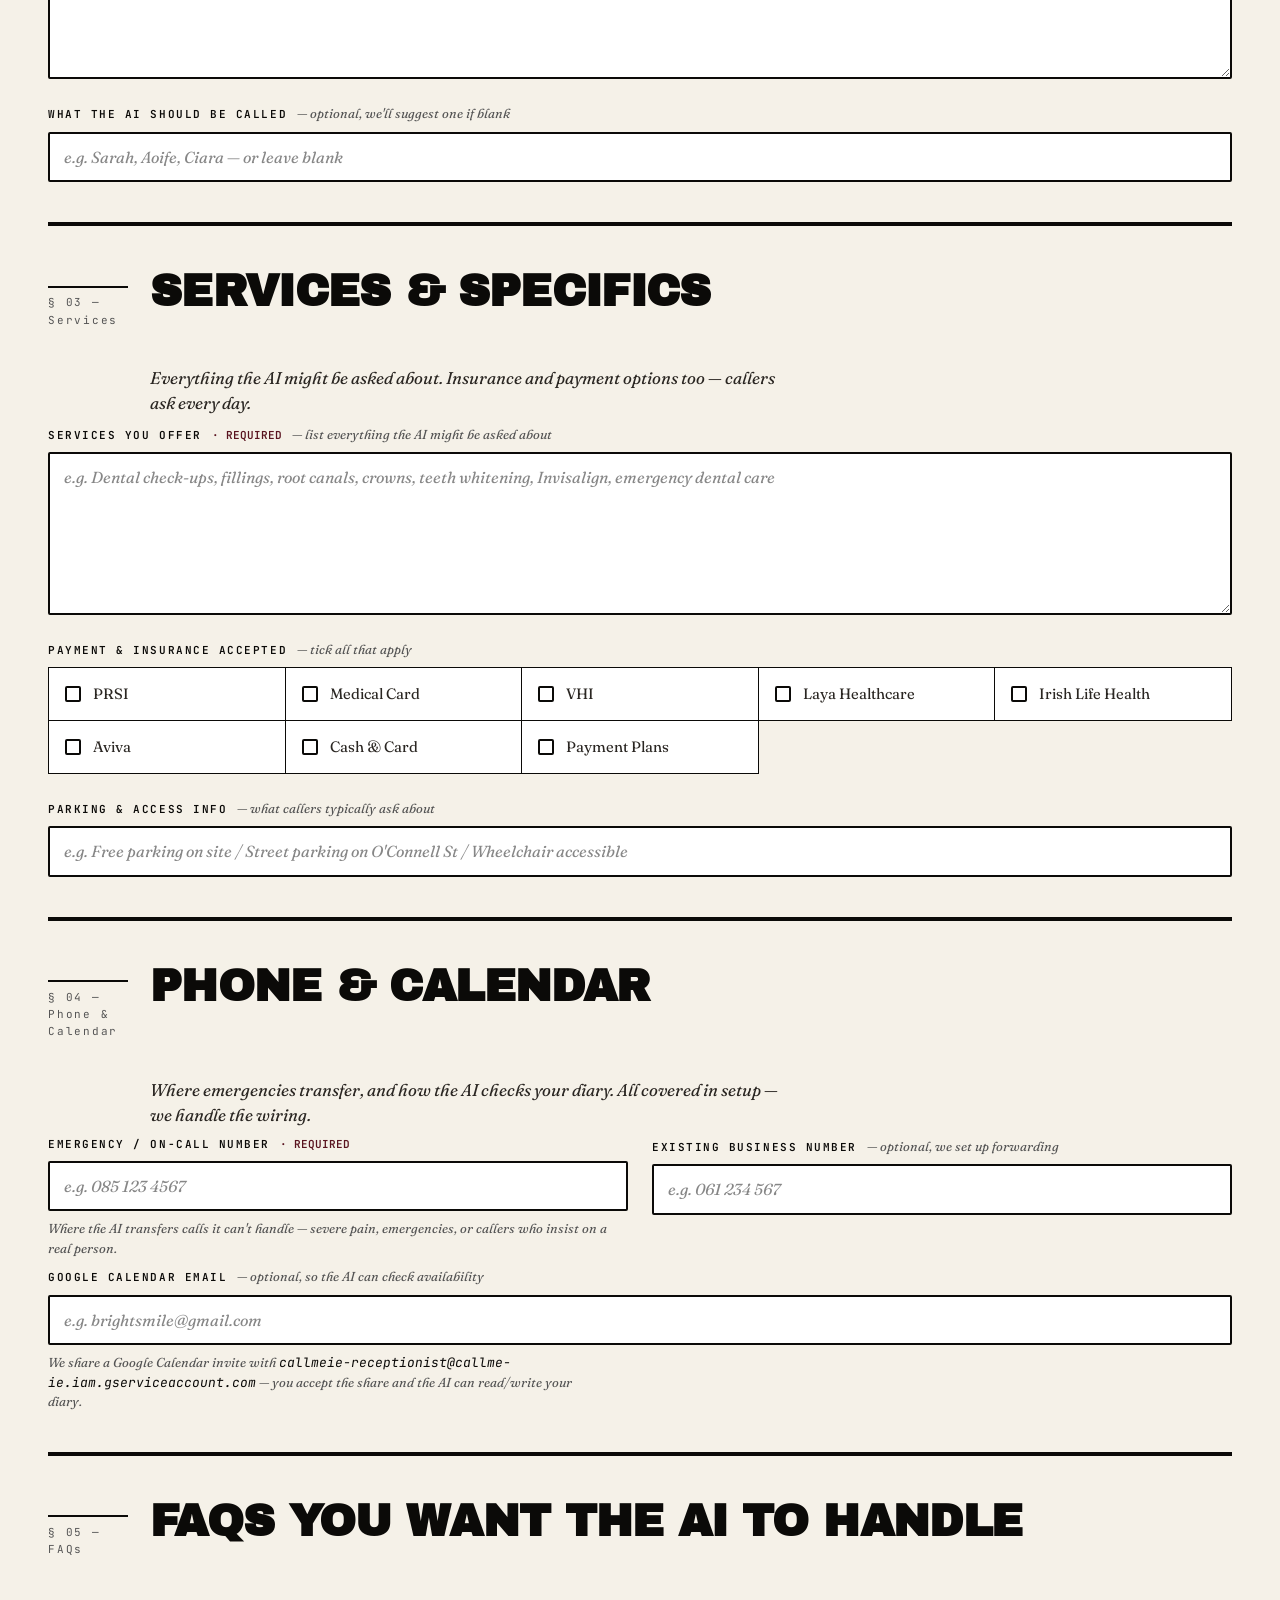
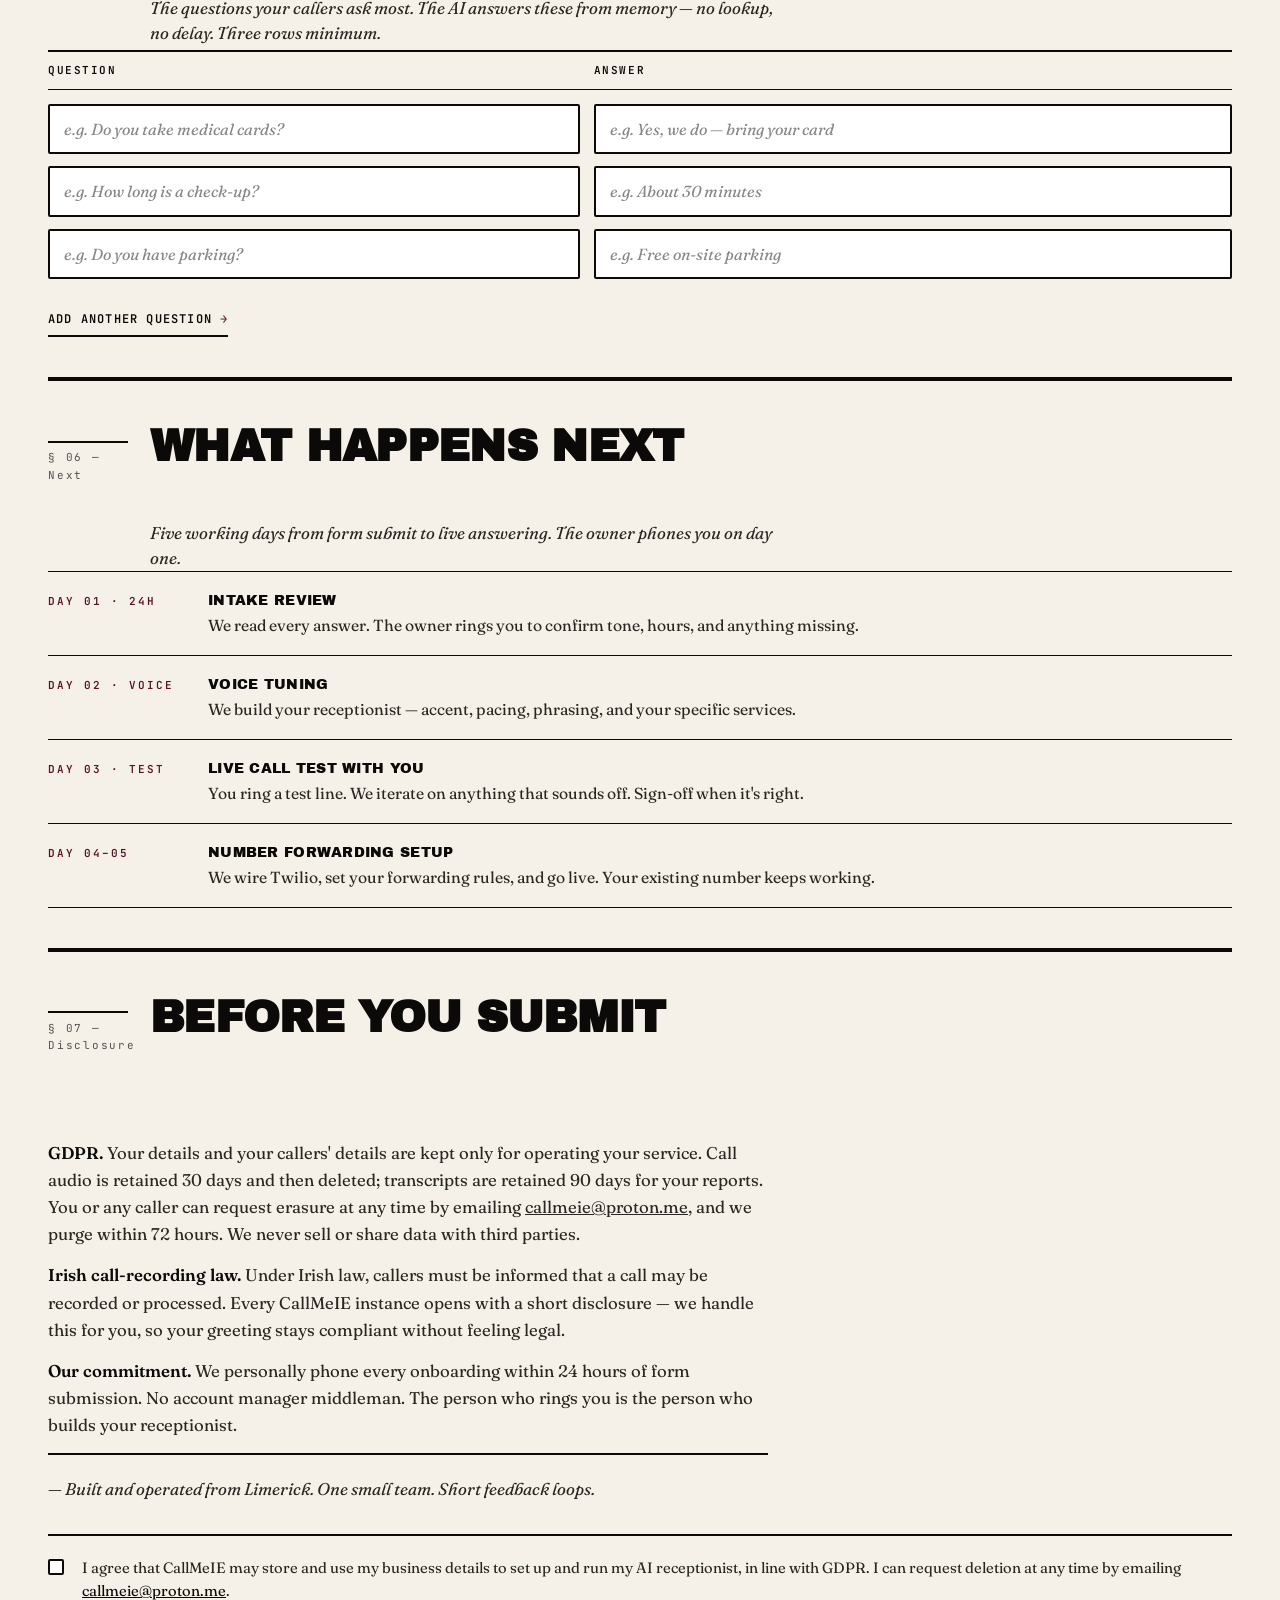
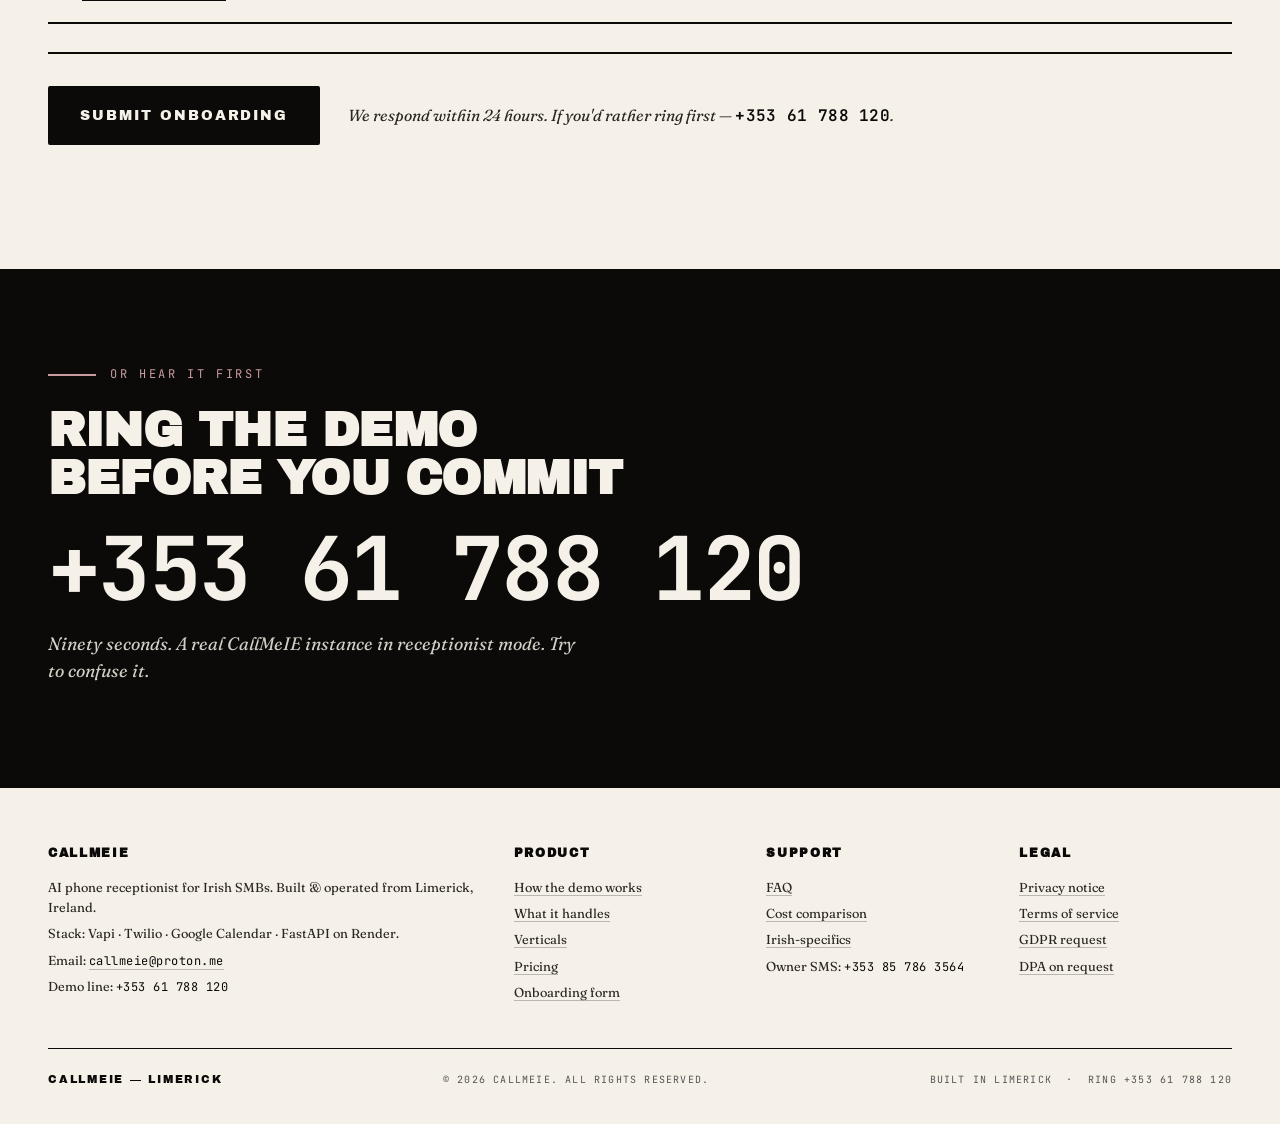
<file: onboard-details.html>
<!doctype html>
<html lang="en-IE">
<head>
<meta charset="utf-8" />
<meta name="viewport" content="width=device-width, initial-scale=1" />
<title>Onboard Your Business — CallMeIE</title>
<meta name="description" content="Onboarding form for CallMeIE — AI phone receptionist. Five minutes. Live within 3-5 business days. No credit card now — you pay after setup." />

<link rel="icon" type="image/png" sizes="512x512" href="/favicon.png">
<link rel="icon" type="image/svg+xml" href="/favicon.svg">
<link rel="apple-touch-icon" href="/favicon.png">
<link rel="alternate icon" href="/favicon.ico">

<link rel="preconnect" href="https://fonts.googleapis.com">
<link rel="preconnect" href="https://fonts.gstatic.com" crossorigin>
<link href="https://fonts.googleapis.com/css2?family=Archivo+Black&family=Fraunces:ital,opsz,wght@0,9..144,400;0,9..144,500;0,9..144,600;0,9..144,700;1,9..144,400;1,9..144,500&family=JetBrains+Mono:wght@400;500;600;700&display=swap" rel="stylesheet">

<style>
  /* CallMeIE — Onboarding
     Paper cream, deep ink, single burgundy accent.
     Archivo Black display · Fraunces body · JetBrains Mono for labels, numbers, IDs.
     Matches the homepage exactly. */

  :root {
    --paper: #F5F1E8;
    --paper-deep: #ECE7D9;
    --ink: #0b0a08;
    --ink-soft: #2a2622;
    --ink-muted: #545454;
    --burgundy: #5A1420;
    --measure: 640px;
    --section-gap: clamp(48px, 7vw, 96px);
    --rule-heavy: 3px;
    --rule-thick: 4px;
    --field-border: 2px;
  }

  *, *::before, *::after { box-sizing: border-box; margin: 0; padding: 0; }
  html { -webkit-text-size-adjust: 100%; }
  body {
    background: var(--paper); color: var(--ink);
    font-family: 'Fraunces', Georgia, 'Times New Roman', serif;
    font-optical-sizing: auto;
    font-variation-settings: "opsz" 36, "SOFT" 30;
    font-size: 18px; line-height: 1.58;
    -webkit-font-smoothing: antialiased;
  }

  a { color: inherit; }
  a:hover { text-decoration-thickness: 2px; }
  ::selection { background: var(--burgundy); color: var(--paper); }

  /* Layout scaffold */
  .page { max-width: 1280px; margin: 0 auto; padding: 0 clamp(20px, 4vw, 48px); position: relative; }

  /* Topbar */
  .topbar {
    position: relative; z-index: 5;
    display: flex; align-items: center; justify-content: space-between;
    padding: 22px 0 18px; border-bottom: var(--rule-heavy) solid var(--ink);
    gap: 16px;
  }
  .wordmark {
    font-family: 'Archivo Black', 'Arial Black', sans-serif;
    font-size: clamp(18px, 1.6vw, 22px); letter-spacing: 0.01em;
    text-transform: uppercase; color: var(--ink); text-decoration: none;
  }
  .wordmark__dot {
    display: inline-block; width: 8px; height: 8px;
    background: var(--burgundy); margin: 0 6px 2px 0; vertical-align: middle;
  }
  .topbar__right { display: flex; align-items: center; gap: 24px; flex-wrap: wrap; justify-content: flex-end; }
  .topbar__meta {
    font-family: 'JetBrains Mono', ui-monospace, Menlo, monospace;
    font-size: 11px; letter-spacing: 0.08em; text-transform: uppercase; color: var(--ink-muted);
  }
  @media (max-width: 720px) { .topbar__meta { display: none; } }
  .topbar__cta {
    font-family: 'JetBrains Mono', ui-monospace, monospace;
    font-size: 12px; font-weight: 600; letter-spacing: 0.04em;
    color: var(--ink); text-decoration: none;
    padding: 10px 14px; border: 2px solid var(--ink);
    transition: background 0.15s ease, color 0.15s ease;
    white-space: nowrap;
  }
  .topbar__cta:hover { background: var(--ink); color: var(--paper); }

  /* Masthead strip */
  .masthead-strip {
    display: flex; justify-content: space-between; align-items: baseline;
    padding: 14px 0; border-bottom: 1px solid var(--ink);
    font-family: 'JetBrains Mono', monospace;
    font-size: 11px; letter-spacing: 0.1em; text-transform: uppercase; color: var(--ink-soft);
    gap: 18px; flex-wrap: wrap;
  }
  @media (max-width: 720px) {
    .masthead-strip { flex-direction: column; gap: 4px; align-items: flex-start; }
  }

  /* HERO */
  .hero {
    position: relative;
    padding: clamp(40px, 7vw, 80px) 0 clamp(44px, 7vw, 80px);
    border-bottom: var(--rule-thick) solid var(--ink);
  }
  .hero__kicker {
    font-family: 'JetBrains Mono', monospace;
    font-size: 12px; letter-spacing: 0.22em; text-transform: uppercase;
    color: var(--burgundy); margin-bottom: 28px;
    display: flex; align-items: center; gap: 14px;
  }
  .hero__kicker::before {
    content: ""; display: inline-block; width: 48px; height: 2px; background: var(--burgundy);
  }
  .hero__headline {
    font-family: 'Archivo Black', 'Arial Black', sans-serif;
    font-size: clamp(36px, 6vw, 80px); line-height: 0.96;
    letter-spacing: -0.015em; text-transform: uppercase;
    margin: 0 0 22px; color: var(--ink); max-width: 16ch;
  }
  .hero__sub {
    font-family: 'Fraunces', Georgia, serif;
    font-style: italic; font-weight: 400;
    font-size: clamp(18px, 1.9vw, 22px); line-height: 1.42;
    color: var(--ink-soft); max-width: 640px;
  }
  .hero__sub em { font-style: normal; font-weight: 500; color: var(--ink); }

  /* Progress strip — 4 steps */
  .progress {
    display: grid; grid-template-columns: repeat(4, 1fr); gap: 0;
    border-top: 1px solid var(--ink); border-bottom: var(--rule-heavy) solid var(--ink);
    background: var(--paper);
  }
  @media (max-width: 860px) { .progress { grid-template-columns: 1fr 1fr; } }
  @media (max-width: 520px) { .progress { grid-template-columns: 1fr; } }
  .progress__step {
    padding: 22px 20px 20px; border-right: 1px solid var(--ink);
    font-family: 'JetBrains Mono', monospace;
    font-size: 11px; letter-spacing: 0.14em; text-transform: uppercase;
    color: var(--ink-muted); line-height: 1.5;
    position: relative;
  }
  .progress__step:last-child { border-right: 0; }
  @media (max-width: 860px) {
    .progress__step:nth-child(2) { border-right: 0; }
    .progress__step:nth-child(1), .progress__step:nth-child(2) { border-bottom: 1px solid var(--ink); }
  }
  @media (max-width: 520px) {
    .progress__step { border-right: 0; border-bottom: 1px solid var(--ink); }
    .progress__step:last-child { border-bottom: 0; }
  }
  .progress__step b {
    font-family: 'Archivo Black', sans-serif; font-weight: 400;
    font-size: 11px; letter-spacing: 0.18em; color: var(--burgundy);
    display: block; margin-bottom: 6px;
  }
  .progress__step--active { background: var(--paper-deep); color: var(--ink); }
  .progress__step--active::after {
    content: ""; position: absolute; left: 0; right: 0; bottom: 0;
    height: 3px; background: var(--burgundy);
  }
  .progress__step--active b { color: var(--burgundy); }

  /* Form sections — editorial field groups */
  .form-wrap {
    padding: var(--section-gap) 0 clamp(32px, 5vw, 56px);
  }

  .field-section {
    border-top: var(--rule-thick) solid var(--ink);
    padding: 44px 0 40px;
  }
  .field-section:first-of-type { border-top: 0; padding-top: 0; }

  .section-head {
    display: grid; grid-template-columns: 80px 1fr;
    gap: 22px; align-items: baseline; margin-bottom: 36px;
  }
  @media (max-width: 640px) { .section-head { grid-template-columns: 56px 1fr; gap: 14px; } }
  .section-num {
    font-family: 'JetBrains Mono', monospace;
    font-size: 11px; letter-spacing: 0.16em; color: var(--ink-muted);
    padding-top: 0.6em; border-top: 2px solid var(--ink);
  }
  .section-title {
    font-family: 'Archivo Black', sans-serif;
    font-size: clamp(26px, 3.6vw, 44px); line-height: 0.98;
    letter-spacing: -0.015em; text-transform: uppercase; margin: 0; color: var(--ink);
  }
  .section-dek {
    font-family: 'Fraunces', serif; font-style: italic;
    font-size: clamp(15px, 1.4vw, 17px); line-height: 1.5;
    color: var(--ink-soft); max-width: var(--measure); margin: 14px 0 0 102px;
  }
  @media (max-width: 640px) { .section-dek { margin-left: 70px; } }

  /* Fields */
  .fields { display: grid; gap: 24px; margin-top: 8px; }
  .fields--row2 { grid-template-columns: 1fr 1fr; gap: 24px; }
  @media (max-width: 640px) { .fields--row2 { grid-template-columns: 1fr; } }

  .field { display: flex; flex-direction: column; }
  .field__label {
    font-family: 'JetBrains Mono', monospace;
    font-size: 11px; font-weight: 600; letter-spacing: 0.14em; text-transform: uppercase;
    color: var(--ink); margin-bottom: 8px;
    display: flex; align-items: baseline; gap: 10px; flex-wrap: wrap;
  }
  .field__req { color: var(--burgundy); letter-spacing: 0; }
  .field__hint {
    font-family: 'Fraunces', serif; font-style: italic;
    font-size: 13px; letter-spacing: 0; text-transform: none;
    color: var(--ink-muted); font-weight: 400;
  }
  .field__note {
    font-family: 'Fraunces', serif; font-style: italic;
    font-size: 13px; line-height: 1.5; color: var(--ink-muted);
    margin-top: 8px; max-width: 560px;
  }

  /* Inputs */
  .input, .select, .textarea {
    width: 100%;
    font-family: 'Fraunces', Georgia, serif;
    font-size: 16px; line-height: 1.4;
    color: var(--ink); background: #FFFFFF;
    border: var(--field-border) solid var(--ink);
    border-radius: 2px;
    padding: 12px 14px;
    transition: border-color 0.15s ease, outline 0.15s ease;
    -webkit-appearance: none; appearance: none;
  }
  .input::placeholder, .textarea::placeholder {
    color: var(--ink-muted); font-style: italic; opacity: 0.7;
  }
  .input:focus, .select:focus, .textarea:focus {
    outline: 2px solid var(--burgundy);
    outline-offset: 2px;
    border-color: var(--ink);
  }
  .input:invalid:not(:placeholder-shown), .select:invalid, .textarea:invalid:not(:placeholder-shown) {
    border-color: var(--burgundy);
  }
  .textarea { resize: vertical; min-height: 144px; font-family: 'Fraunces', serif; }

  /* Custom select arrow (mono) */
  .select {
    background-image: url("data:image/svg+xml;utf8,<svg xmlns='http://www.w3.org/2000/svg' width='12' height='12' viewBox='0 0 12 12'><path fill='none' stroke='%230b0a08' stroke-width='2' d='M2 4 L6 8 L10 4'/></svg>");
    background-repeat: no-repeat;
    background-position: right 14px center;
    background-size: 12px 12px;
    padding-right: 40px;
    cursor: pointer;
  }

  /* Checkbox grid */
  .check-grid {
    display: grid; grid-template-columns: repeat(auto-fill, minmax(200px, 1fr));
    gap: 0;
    border-top: 1px solid var(--ink);
    border-left: 1px solid var(--ink);
  }
  .check-item {
    display: flex; align-items: center; gap: 12px;
    padding: 14px 16px;
    border-right: 1px solid var(--ink);
    border-bottom: 1px solid var(--ink);
    cursor: pointer;
    font-family: 'Fraunces', serif; font-size: 15px;
    color: var(--ink-soft);
    background: #FFFFFF;
    transition: background 0.12s ease, color 0.12s ease;
  }
  .check-item:hover { background: var(--paper-deep); color: var(--ink); }
  .check-item input[type="checkbox"] {
    appearance: none; -webkit-appearance: none;
    width: 16px; height: 16px; flex-shrink: 0;
    border: 2px solid var(--ink);
    background: #FFFFFF;
    border-radius: 2px;
    cursor: pointer;
    position: relative;
    transition: background 0.1s ease, border-color 0.1s ease;
  }
  .check-item input[type="checkbox"]:checked {
    background: var(--burgundy); border-color: var(--burgundy);
  }
  .check-item input[type="checkbox"]:checked::after {
    content: ""; position: absolute;
    left: 3px; top: 0px; width: 5px; height: 9px;
    border: solid #FFFFFF; border-width: 0 2px 2px 0;
    transform: rotate(45deg);
  }
  .check-item:has(input:checked) { color: var(--ink); font-weight: 500; }

  /* FAQ rows */
  .faq-group { margin-top: 4px; }
  .faq-labels {
    display: grid; grid-template-columns: 1fr 1.2fr;
    gap: 14px; padding: 10px 0 10px;
    border-top: 2px solid var(--ink); border-bottom: 1px solid var(--ink);
    margin-bottom: 14px;
  }
  .faq-labels span {
    font-family: 'JetBrains Mono', monospace;
    font-size: 11px; font-weight: 600; letter-spacing: 0.14em; text-transform: uppercase;
    color: var(--ink);
  }
  @media (max-width: 640px) { .faq-labels { display: none; } }

  .faq-row {
    display: grid; grid-template-columns: 1fr 1.2fr;
    gap: 14px; margin-bottom: 12px;
    align-items: start;
  }
  @media (max-width: 640px) { .faq-row { grid-template-columns: 1fr; gap: 8px; } }
  .faq-row__q-wrap, .faq-row__a-wrap { display: flex; flex-direction: column; }
  .faq-row__mobile-label {
    display: none;
    font-family: 'JetBrains Mono', monospace;
    font-size: 10px; font-weight: 600; letter-spacing: 0.14em; text-transform: uppercase;
    color: var(--ink-muted); margin-bottom: 4px;
  }
  @media (max-width: 640px) { .faq-row__mobile-label { display: block; } }

  .faq-add {
    display: inline-flex; align-items: center; gap: 8px;
    font-family: 'JetBrains Mono', monospace; font-weight: 600;
    font-size: 12px; letter-spacing: 0.1em; text-transform: uppercase;
    color: var(--ink); background: transparent; border: 0;
    border-bottom: 2px solid var(--ink);
    padding: 8px 0; margin-top: 12px; cursor: pointer;
    transition: color 0.15s ease, border-color 0.15s ease;
  }
  .faq-add:hover { color: var(--burgundy); border-bottom-color: var(--burgundy); }
  .faq-add__arrow { color: var(--burgundy); }

  /* What happens next */
  .timeline {
    list-style: none; padding: 0; margin: 0;
    border-top: 1px solid var(--ink);
    counter-reset: timeline;
  }
  .timeline li {
    counter-increment: timeline;
    display: grid; grid-template-columns: 140px 1fr;
    gap: 20px; padding: 18px 0; border-bottom: 1px solid var(--ink);
    align-items: baseline;
  }
  @media (max-width: 640px) { .timeline li { grid-template-columns: 1fr; gap: 4px; padding: 14px 0; } }
  .timeline__day {
    font-family: 'JetBrains Mono', monospace; font-weight: 600;
    font-size: 11px; letter-spacing: 0.18em; text-transform: uppercase;
    color: var(--burgundy);
  }
  .timeline__what {
    font-family: 'Fraunces', serif; font-size: 16px; line-height: 1.5;
    color: var(--ink-soft);
  }
  .timeline__what b {
    font-family: 'Archivo Black', sans-serif; font-weight: 400;
    text-transform: uppercase; letter-spacing: 0.02em; font-size: 14px;
    display: block; margin-bottom: 2px; color: var(--ink);
  }

  /* Before you submit — editorial paragraph */
  .disclosure {
    max-width: 720px;
    padding: clamp(28px, 4vw, 48px) 0 0;
  }
  .disclosure p {
    font-family: 'Fraunces', serif;
    font-size: 17px; line-height: 1.6;
    color: var(--ink-soft); margin: 0 0 14px;
  }
  .disclosure p:last-child { margin-bottom: 0; }
  .disclosure p strong { color: var(--ink); font-weight: 600; }
  .disclosure__sign {
    margin-top: 24px; padding-top: 20px; border-top: 2px solid var(--ink);
    font-family: 'Fraunces', serif; font-style: italic;
    font-size: 16px; color: var(--ink);
  }

  /* GDPR consent row */
  .consent {
    display: grid; grid-template-columns: 20px 1fr; gap: 14px;
    padding: 20px 0; border-top: 2px solid var(--ink); border-bottom: 2px solid var(--ink);
    margin: 32px 0 28px;
    font-family: 'Fraunces', serif; font-size: 15px; line-height: 1.55;
    color: var(--ink-soft); cursor: pointer; align-items: start;
  }
  .consent input[type="checkbox"] {
    appearance: none; -webkit-appearance: none;
    width: 16px; height: 16px; flex-shrink: 0;
    border: 2px solid var(--ink);
    background: #FFFFFF;
    border-radius: 2px;
    cursor: pointer;
    position: relative; margin-top: 3px;
    transition: background 0.1s ease, border-color 0.1s ease;
  }
  .consent input[type="checkbox"]:checked {
    background: var(--burgundy); border-color: var(--burgundy);
  }
  .consent input[type="checkbox"]:checked::after {
    content: ""; position: absolute;
    left: 3px; top: 0px; width: 5px; height: 9px;
    border: solid #FFFFFF; border-width: 0 2px 2px 0;
    transform: rotate(45deg);
  }
  .consent a { color: var(--ink); border-bottom: 1px solid var(--ink); }
  .consent a:hover { color: var(--burgundy); border-bottom-color: var(--burgundy); }

  /* Submit row */
  .submit-row {
    display: grid; grid-template-columns: auto 1fr;
    gap: 28px; align-items: center;
    padding: 32px 0 28px; border-top: 2px solid var(--ink);
  }
  @media (max-width: 720px) { .submit-row { grid-template-columns: 1fr; gap: 18px; } }
  .submit-btn {
    font-family: 'Archivo Black', sans-serif;
    font-size: 14px; letter-spacing: 0.14em; text-transform: uppercase;
    color: var(--paper); background: var(--ink);
    padding: 20px 30px; text-decoration: none;
    border: 2px solid var(--ink); border-radius: 2px;
    cursor: pointer;
    transition: background 0.15s ease, color 0.15s ease, border-color 0.15s ease;
    white-space: nowrap;
  }
  .submit-btn:hover { background: var(--burgundy); border-color: var(--burgundy); color: var(--paper); }
  .submit-btn:disabled { opacity: 0.55; cursor: not-allowed; }
  .submit-note {
    font-family: 'Fraunces', serif; font-style: italic;
    font-size: 16px; color: var(--ink-soft); line-height: 1.5;
  }
  .submit-note b {
    font-family: 'JetBrains Mono', monospace; font-style: normal; font-weight: 600;
    color: var(--ink); letter-spacing: 0.02em;
  }

  /* Error banner */
  .error-banner {
    display: none;
    padding: 16px 18px;
    border: 2px solid var(--burgundy);
    background: #FFFFFF;
    font-family: 'Fraunces', serif;
    font-size: 15px; line-height: 1.5;
    color: var(--burgundy);
    margin-bottom: 28px;
    border-radius: 2px;
  }
  .error-banner b {
    font-family: 'JetBrains Mono', monospace;
    font-size: 11px; letter-spacing: 0.16em; text-transform: uppercase;
    color: var(--burgundy); display: block; margin-bottom: 4px;
  }

  /* Success screen */
  .success-screen {
    display: none;
    padding: clamp(48px, 8vw, 96px) 0;
    border-top: var(--rule-thick) solid var(--ink);
    border-bottom: var(--rule-thick) solid var(--ink);
  }
  .success-screen__kicker {
    font-family: 'JetBrains Mono', monospace;
    font-size: 12px; letter-spacing: 0.22em; text-transform: uppercase;
    color: var(--burgundy); margin-bottom: 20px;
    display: flex; align-items: center; gap: 14px;
  }
  .success-screen__kicker::before {
    content: ""; display: inline-block; width: 48px; height: 2px; background: var(--burgundy);
  }
  .success-screen h2 {
    font-family: 'Archivo Black', sans-serif;
    font-size: clamp(32px, 5vw, 60px); line-height: 0.96;
    letter-spacing: -0.015em; text-transform: uppercase;
    margin: 0 0 22px; color: var(--ink); max-width: 16ch;
  }
  .success-screen p {
    font-family: 'Fraunces', serif; font-size: 17px; line-height: 1.6;
    color: var(--ink-soft); margin: 0 0 14px; max-width: 620px;
  }
  .success-screen p b { color: var(--ink); font-weight: 600; }
  .success-screen .mono-val {
    font-family: 'JetBrains Mono', monospace; font-weight: 600;
    letter-spacing: 0.02em; color: var(--ink);
  }

  /* Final CTA strip */
  .final-strip {
    padding: clamp(48px, 8vw, 96px) 0;
    border-bottom: var(--rule-thick) solid var(--ink);
    background: var(--ink); color: var(--paper);
  }
  .final-strip__kicker {
    font-family: 'JetBrains Mono', monospace;
    font-size: 12px; letter-spacing: 0.22em; text-transform: uppercase;
    color: #c89b9e; margin-bottom: 22px;
    display: flex; align-items: center; gap: 14px;
  }
  .final-strip__kicker::before {
    content: ""; display: inline-block; width: 48px; height: 2px; background: #c89b9e;
  }
  .final-strip__headline {
    font-family: 'Archivo Black', sans-serif;
    font-size: clamp(26px, 4vw, 48px); line-height: 1;
    text-transform: uppercase; letter-spacing: -0.01em;
    margin: 0 0 22px; color: var(--paper); max-width: 20ch;
  }
  .final-strip__number {
    font-family: 'JetBrains Mono', monospace; font-weight: 700;
    font-size: clamp(30px, 8vw, 88px);
    line-height: 1.0; letter-spacing: -0.03em;
    color: var(--paper); text-decoration: none;
    display: inline-block; margin: 0 0 18px;
    word-break: break-all;
    font-variant-numeric: tabular-nums;
  }
  .final-strip__number:hover { color: #c89b9e; }
  .final-strip__sub {
    font-family: 'Fraunces', serif; font-style: italic;
    font-size: clamp(15px, 1.6vw, 18px); color: rgba(245,241,232,0.85);
    max-width: 540px; margin: 0; line-height: 1.5;
  }

  /* Footer */
  footer {
    background: var(--paper); padding: 56px 0 36px;
    border-top: var(--rule-thick) solid var(--ink);
    font-family: 'JetBrains Mono', monospace;
    font-size: 11px; letter-spacing: 0.08em; text-transform: uppercase; color: var(--ink-muted);
  }
  .footer-grid {
    display: grid; grid-template-columns: 2fr 1fr 1fr 1fr;
    gap: 40px; margin-bottom: 40px;
  }
  @media (max-width: 860px) { .footer-grid { grid-template-columns: 1fr 1fr; gap: 28px; } }
  @media (max-width: 520px) { .footer-grid { grid-template-columns: 1fr; } }
  .footer-col h4 {
    font-family: 'Archivo Black', sans-serif;
    font-size: 12px; letter-spacing: 0.14em; text-transform: uppercase;
    color: var(--ink); margin: 0 0 14px;
  }
  .footer-col p, .footer-col li {
    font-family: 'Fraunces', serif; font-size: 13px; line-height: 1.55;
    letter-spacing: 0; text-transform: none; color: var(--ink-soft); margin: 0 0 6px;
  }
  .footer-col ul { list-style: none; padding: 0; margin: 0; }
  .footer-col a { color: inherit; text-decoration: none; border-bottom: 1px solid rgba(11,10,8,0.25); }
  .footer-col a:hover { border-bottom-color: var(--ink); }
  .footer-col .mono-val {
    font-family: 'JetBrains Mono', monospace; font-size: 12px; letter-spacing: 0.04em;
    color: var(--ink); text-transform: none;
  }
  .footer-legal {
    border-top: 1px solid var(--ink); padding-top: 22px;
    display: flex; justify-content: space-between; align-items: baseline;
    gap: 24px; flex-wrap: wrap;
    font-family: 'JetBrains Mono', monospace;
    font-size: 10px; letter-spacing: 0.12em; color: var(--ink-muted);
  }
  .footer-legal__wordmark {
    font-family: 'Archivo Black', sans-serif;
    color: var(--ink); font-size: 11px; letter-spacing: 0.16em;
  }

  /* Focus-visible polish */
  button:focus-visible, a:focus-visible {
    outline: 2px solid var(--burgundy);
    outline-offset: 3px;
  }
</style>

<!-- mobile-fit-safety -->
<style>
html { overflow-x: hidden; }
body { max-width: 100vw; overflow-x: hidden; }
*, *::before, *::after { box-sizing: border-box; }
* { min-width: 0; }
img, video, iframe, svg, canvas { max-width: 100%; height: auto; display: block; }
@media (max-width: 640px) {
  [class*="grid"], [class*="cols"], [class*="row"], [class*="columns"] { grid-template-columns: 1fr !important; flex-direction: column !important; }
  [class*="container"] { max-width: 100% !important; padding-inline: 16px !important; }
  section, header, main, footer, article, aside, nav { max-width: 100% !important; padding-inline: clamp(12px, 4vw, 24px) !important; }
  h1 { font-size: clamp(30px, 8vw, 44px) !important; line-height: 1.05 !important; }
  h2 { font-size: clamp(24px, 6vw, 34px) !important; }
}
</style>
</head>

<body>

<div class="page">

  <!-- TOPBAR -->
  <header class="topbar" role="banner">
    <a class="wordmark" href="/" aria-label="CallMeIE — home">
      <span class="wordmark__dot" aria-hidden="true"></span>CallMeIE
    </a>
    <div class="topbar__right">
      <span class="topbar__meta">Limerick — Est. 2026</span>
      <a class="topbar__cta" href="tel:+35361788120">Ring +353 61 788 120</a>
    </div>
  </header>

  <div class="masthead-strip" aria-hidden="true">
    <span>Onboarding Form</span>
    <span>Vol. I — MMXXVI</span>
    <span>Built for Irish SMBs</span>
    <span>Limerick · Ireland</span>
  </div>

  <!-- HERO -->
  <section class="hero" id="top" aria-labelledby="hero-title">
    <div class="hero__kicker">Step 01 / 04 · Onboarding form</div>
    <h1 id="hero-title" class="hero__headline">Onboard your business</h1>
    <p class="hero__sub">
      Five minutes. <em>We'll have you live within 3–5 business days.</em>
      No credit card now — you pay after setup.
    </p>
  </section>

  <!-- PROGRESS STRIP -->
  <nav class="progress" aria-label="Onboarding progress">
    <div class="progress__step progress__step--active">
      <b>Step 01</b>
      Tell us about the business
    </div>
    <div class="progress__step">
      <b>Step 02</b>
      We build your AI (3 days)
    </div>
    <div class="progress__step">
      <b>Step 03</b>
      Share your calendar
    </div>
    <div class="progress__step">
      <b>Step 04</b>
      Forward your number
    </div>
  </nav>

  <!-- FORM -->
  <main class="form-wrap" id="form-main">

    <div id="error-msg" class="error-banner" role="alert" aria-live="assertive">
      <b>Something went wrong</b>
      <span id="error-text"></span>
    </div>

    <form id="onboard-form" action="/submit-onboarding" method="POST" novalidate>

      <!-- SECTION 01 · CONTACT -->
      <section class="field-section" aria-labelledby="sec-contact-title">
        <div class="section-head">
          <div class="section-num">§ 01 — Contact</div>
          <h2 id="sec-contact-title" class="section-title">The person we ring</h2>
        </div>
        <p class="section-dek">
          We ring you personally within 24 hours — no account manager middleman. Direct phone matters.
        </p>

        <div class="fields fields--row2">
          <div class="field">
            <label class="field__label" for="contact_name">
              Your name
              <span class="field__req">· required</span>
            </label>
            <input class="input" id="contact_name" name="contact_name" type="text" autocomplete="name" required placeholder="e.g. Ciara Murphy">
          </div>
          <div class="field">
            <label class="field__label" for="contact_phone">
              Your phone number
              <span class="field__req">· required</span>
            </label>
            <input class="input" id="contact_phone" name="contact_phone" type="tel" autocomplete="tel" required placeholder="e.g. 085 123 4567">
          </div>
        </div>

        <div class="fields">
          <div class="field">
            <label class="field__label" for="contact_email">
              Your email
              <span class="field__req">· required</span>
            </label>
            <input class="input" id="contact_email" name="contact_email" type="email" autocomplete="email" required placeholder="e.g. ciara@brightsmile.ie">
          </div>
        </div>
      </section>

      <!-- SECTION 02 · BUSINESS -->
      <section class="field-section" aria-labelledby="sec-business-title">
        <div class="section-head">
          <div class="section-num">§ 02 — Business</div>
          <h2 id="sec-business-title" class="section-title">The business</h2>
        </div>
        <p class="section-dek">
          What callers will hear when the AI answers. Opening hours and address matter — they're in every answer.
        </p>

        <div class="fields fields--row2">
          <div class="field">
            <label class="field__label" for="business_name">
              Business name
              <span class="field__req">· required</span>
            </label>
            <input class="input" id="business_name" name="business_name" type="text" autocomplete="organization" required placeholder="e.g. Bright Smile Dental">
          </div>
          <div class="field">
            <label class="field__label" for="business_type">
              Business type
              <span class="field__req">· required</span>
            </label>
            <select class="select" id="business_type" name="business_type" required>
              <option value="" disabled selected>Select your industry</option>
              <option value="dental">Dental Practice</option>
              <option value="medical">Medical / GP Practice</option>
              <option value="salon">Hair Salon / Barbershop</option>
              <option value="beauty">Beauty / Spa / Nails</option>
              <option value="physio">Physiotherapy / Sports Clinic</option>
              <option value="motor_factors">Motor Factors</option>
              <option value="garage">Garage / Auto Repair</option>
              <option value="solicitor">Solicitor / Law Firm</option>
              <option value="accountant">Accountant</option>
              <option value="restaurant">Restaurant / Cafe</option>
              <option value="home_services">Plumber / Electrician / Tradesperson</option>
              <option value="estate_agent">Estate Agent</option>
              <option value="other">Other</option>
            </select>
          </div>
        </div>

        <div class="fields">
          <div class="field">
            <label class="field__label" for="address">
              Business address
              <span class="field__req">· required</span>
            </label>
            <input class="input" id="address" name="address" type="text" autocomplete="street-address" required placeholder="e.g. 14 O'Connell Street, Limerick">
          </div>

          <div class="field">
            <label class="field__label" for="hours">
              Opening hours
              <span class="field__req">· required</span>
              <span class="field__hint">— include every day you're open</span>
            </label>
            <textarea class="textarea" id="hours" name="hours" rows="6" required placeholder="e.g. Monday to Friday 9am–5:30pm, Saturday 9am–1pm, closed Sunday"></textarea>
          </div>

          <div class="field">
            <label class="field__label" for="ai_name">
              What the AI should be called
              <span class="field__hint">— optional, we'll suggest one if blank</span>
            </label>
            <input class="input" id="ai_name" name="ai_name" type="text" placeholder="e.g. Sarah, Aoife, Ciara — or leave blank">
          </div>
        </div>
      </section>

      <!-- SECTION 03 · SERVICES & SPECIFICS -->
      <section class="field-section" aria-labelledby="sec-services-title">
        <div class="section-head">
          <div class="section-num">§ 03 — Services</div>
          <h2 id="sec-services-title" class="section-title">Services &amp; specifics</h2>
        </div>
        <p class="section-dek">
          Everything the AI might be asked about. Insurance and payment options too — callers ask every day.
        </p>

        <div class="fields">
          <div class="field">
            <label class="field__label" for="services">
              Services you offer
              <span class="field__req">· required</span>
              <span class="field__hint">— list everything the AI might be asked about</span>
            </label>
            <textarea class="textarea" id="services" name="services" rows="6" required placeholder="e.g. Dental check-ups, fillings, root canals, crowns, teeth whitening, Invisalign, emergency dental care"></textarea>
          </div>

          <div class="field">
            <label class="field__label" id="insurance-label">
              Payment &amp; insurance accepted
              <span class="field__hint">— tick all that apply</span>
            </label>
            <div class="check-grid" role="group" aria-labelledby="insurance-label">
              <label class="check-item"><input type="checkbox" name="insurance[]" value="PRSI"> PRSI</label>
              <label class="check-item"><input type="checkbox" name="insurance[]" value="Medical Card"> Medical Card</label>
              <label class="check-item"><input type="checkbox" name="insurance[]" value="VHI"> VHI</label>
              <label class="check-item"><input type="checkbox" name="insurance[]" value="Laya"> Laya Healthcare</label>
              <label class="check-item"><input type="checkbox" name="insurance[]" value="Irish Life"> Irish Life Health</label>
              <label class="check-item"><input type="checkbox" name="insurance[]" value="Aviva"> Aviva</label>
              <label class="check-item"><input type="checkbox" name="insurance[]" value="Cash/Card"> Cash &amp; Card</label>
              <label class="check-item"><input type="checkbox" name="insurance[]" value="Payment Plans"> Payment Plans</label>
            </div>
          </div>

          <div class="field">
            <label class="field__label" for="parking">
              Parking &amp; access info
              <span class="field__hint">— what callers typically ask about</span>
            </label>
            <input class="input" id="parking" name="parking" type="text" placeholder="e.g. Free parking on site / Street parking on O'Connell St / Wheelchair accessible">
          </div>
        </div>
      </section>

      <!-- SECTION 04 · PHONE & CALENDAR -->
      <section class="field-section" aria-labelledby="sec-phone-title">
        <div class="section-head">
          <div class="section-num">§ 04 — Phone &amp; Calendar</div>
          <h2 id="sec-phone-title" class="section-title">Phone &amp; calendar</h2>
        </div>
        <p class="section-dek">
          Where emergencies transfer, and how the AI checks your diary. All covered in setup — we handle the wiring.
        </p>

        <div class="fields fields--row2">
          <div class="field">
            <label class="field__label" for="emergency_number">
              Emergency / on-call number
              <span class="field__req">· required</span>
            </label>
            <input class="input" id="emergency_number" name="emergency_number" type="tel" required placeholder="e.g. 085 123 4567">
            <p class="field__note">
              Where the AI transfers calls it can't handle — severe pain, emergencies, or callers who insist on a real person.
            </p>
          </div>
          <div class="field">
            <label class="field__label" for="existing_number">
              Existing business number
              <span class="field__hint">— optional, we set up forwarding</span>
            </label>
            <input class="input" id="existing_number" name="existing_number" type="tel" placeholder="e.g. 061 234 567">
          </div>
        </div>

        <div class="fields">
          <div class="field">
            <label class="field__label" for="calendar_email">
              Google Calendar email
              <span class="field__hint">— optional, so the AI can check availability</span>
            </label>
            <input class="input" id="calendar_email" name="calendar_email" type="email" placeholder="e.g. brightsmile@gmail.com">
            <p class="field__note">
              We share a Google Calendar invite with <span style="font-family:'JetBrains Mono',monospace;color:var(--ink);">callmeie-receptionist@callme-ie.iam.gserviceaccount.com</span>
              — you accept the share and the AI can read/write your diary.
            </p>
          </div>
        </div>
      </section>

      <!-- SECTION 05 · FAQs -->
      <section class="field-section" aria-labelledby="sec-faq-title">
        <div class="section-head">
          <div class="section-num">§ 05 — FAQs</div>
          <h2 id="sec-faq-title" class="section-title">FAQs you want the AI to handle</h2>
        </div>
        <p class="section-dek">
          The questions your callers ask most. The AI answers these from memory — no lookup, no delay. Three rows minimum.
        </p>

        <div class="faq-group">
          <div class="faq-labels" aria-hidden="true">
            <span>Question</span>
            <span>Answer</span>
          </div>

          <div class="faq-group" id="faq-group">
            <div class="faq-row">
              <div class="faq-row__q-wrap">
                <span class="faq-row__mobile-label">Question</span>
                <input class="input" type="text" name="faq_q[]" placeholder="e.g. Do you take medical cards?">
              </div>
              <div class="faq-row__a-wrap">
                <span class="faq-row__mobile-label">Answer</span>
                <input class="input" type="text" name="faq_a[]" placeholder="e.g. Yes, we do — bring your card">
              </div>
            </div>
            <div class="faq-row">
              <div class="faq-row__q-wrap">
                <span class="faq-row__mobile-label">Question</span>
                <input class="input" type="text" name="faq_q[]" placeholder="e.g. How long is a check-up?">
              </div>
              <div class="faq-row__a-wrap">
                <span class="faq-row__mobile-label">Answer</span>
                <input class="input" type="text" name="faq_a[]" placeholder="e.g. About 30 minutes">
              </div>
            </div>
            <div class="faq-row">
              <div class="faq-row__q-wrap">
                <span class="faq-row__mobile-label">Question</span>
                <input class="input" type="text" name="faq_q[]" placeholder="e.g. Do you have parking?">
              </div>
              <div class="faq-row__a-wrap">
                <span class="faq-row__mobile-label">Answer</span>
                <input class="input" type="text" name="faq_a[]" placeholder="e.g. Free on-site parking">
              </div>
            </div>
          </div>

          <button type="button" class="faq-add" id="faq-add-btn">
            Add another question
            <span class="faq-add__arrow">→</span>
          </button>
        </div>
      </section>

      <!-- SECTION 06 · WHAT HAPPENS NEXT -->
      <section class="field-section" aria-labelledby="sec-next-title">
        <div class="section-head">
          <div class="section-num">§ 06 — Next</div>
          <h2 id="sec-next-title" class="section-title">What happens next</h2>
        </div>
        <p class="section-dek">
          Five working days from form submit to live answering. The owner phones you on day one.
        </p>

        <ol class="timeline">
          <li>
            <span class="timeline__day">Day 01 · 24h</span>
            <span class="timeline__what">
              <b>Intake review</b>
              We read every answer. The owner rings you to confirm tone, hours, and anything missing.
            </span>
          </li>
          <li>
            <span class="timeline__day">Day 02 · Voice</span>
            <span class="timeline__what">
              <b>Voice tuning</b>
              We build your receptionist — accent, pacing, phrasing, and your specific services.
            </span>
          </li>
          <li>
            <span class="timeline__day">Day 03 · Test</span>
            <span class="timeline__what">
              <b>Live call test with you</b>
              You ring a test line. We iterate on anything that sounds off. Sign-off when it's right.
            </span>
          </li>
          <li>
            <span class="timeline__day">Day 04–05</span>
            <span class="timeline__what">
              <b>Number forwarding setup</b>
              We wire Twilio, set your forwarding rules, and go live. Your existing number keeps working.
            </span>
          </li>
        </ol>
      </section>

      <!-- SECTION 07 · BEFORE YOU SUBMIT -->
      <section class="field-section" aria-labelledby="sec-disclosure-title">
        <div class="section-head">
          <div class="section-num">§ 07 — Disclosure</div>
          <h2 id="sec-disclosure-title" class="section-title">Before you submit</h2>
        </div>

        <div class="disclosure">
          <p>
            <strong>GDPR.</strong> Your details and your callers' details are kept only for operating your service.
            Call audio is retained 30 days and then deleted; transcripts are retained 90 days for your reports.
            You or any caller can request erasure at any time by emailing <a href="mailto:callmeie@proton.me">callmeie@proton.me</a>,
            and we purge within 72 hours. We never sell or share data with third parties.
          </p>
          <p>
            <strong>Irish call-recording law.</strong> Under Irish law, callers must be informed that a call may be
            recorded or processed. Every CallMeIE instance opens with a short disclosure — we handle this
            for you, so your greeting stays compliant without feeling legal.
          </p>
          <p>
            <strong>Our commitment.</strong> We personally phone every onboarding within 24 hours of form submission.
            No account manager middleman. The person who rings you is the person who builds your receptionist.
          </p>
          <p class="disclosure__sign">
            — Built and operated from Limerick. One small team. Short feedback loops.
          </p>
        </div>

        <!-- GDPR consent -->
        <label class="consent" for="gdpr-consent">
          <input type="checkbox" id="gdpr-consent" name="gdpr_consent" value="yes" required>
          <span>
            I agree that CallMeIE may store and use my business details to set up and run my AI receptionist,
            in line with GDPR. I can request deletion at any time by emailing
            <a href="mailto:callmeie@proton.me">callmeie@proton.me</a>.
          </span>
        </label>

        <!-- SUBMIT -->
        <div class="submit-row">
          <button type="submit" class="submit-btn" id="submit-btn">Submit onboarding</button>
          <p class="submit-note">
            We respond within 24 hours. If you'd rather ring first — <b>+353 61 788 120</b>.
          </p>
        </div>
      </section>

    </form>

    <!-- SUCCESS SCREEN -->
    <div class="success-screen" id="success-screen" role="status" aria-live="polite">
      <div class="success-screen__kicker">Received · Thank you</div>
      <h2>You're on the list</h2>
      <p>
        We've got your details. The owner will ring you within <b>24 hours</b> to walk through the setup,
        confirm tone and hours, and agree a go-live day.
      </p>
      <p>
        Your AI receptionist will be live within <b>3–5 business days</b> from that call.
      </p>
      <p>
        Anything in the meantime — email <span class="mono-val">callmeie@proton.me</span>
        or ring <span class="mono-val">+353 61 788 120</span>.
      </p>
    </div>

  </main>

</div><!-- /.page -->

<!-- FINAL STRIP -->
<section class="final-strip" aria-labelledby="final-strip-title">
  <div class="page">
    <div class="final-strip__kicker">Or hear it first</div>
    <h2 id="final-strip-title" class="final-strip__headline">Ring the demo before you commit</h2>
    <a class="final-strip__number" href="tel:+35361788120">+353 61 788 120</a>
    <p class="final-strip__sub">
      Ninety seconds. A real CallMeIE instance in receptionist mode. Try to confuse it.
    </p>
  </div>
</section>

<!-- FOOTER -->
<footer role="contentinfo">
  <div class="page">
    <div class="footer-grid">
      <div class="footer-col">
        <h4>CallMeIE</h4>
        <p>AI phone receptionist for Irish SMBs. Built &amp; operated from Limerick, Ireland.</p>
        <p>Stack: Vapi · Twilio · Google Calendar · FastAPI on Render.</p>
        <p>Email: <a href="mailto:callmeie@proton.me" class="mono-val">callmeie@proton.me</a></p>
        <p>Demo line: <span class="mono-val">+353 61 788 120</span></p>
      </div>
      <div class="footer-col">
        <h4>Product</h4>
        <ul>
          <li><a href="/#how-demo-works">How the demo works</a></li>
          <li><a href="/#handles">What it handles</a></li>
          <li><a href="/#verticals">Verticals</a></li>
          <li><a href="/#pricing">Pricing</a></li>
          <li><a href="/onboard.html">Onboarding form</a></li>
        </ul>
      </div>
      <div class="footer-col">
        <h4>Support</h4>
        <ul>
          <li><a href="/#faq">FAQ</a></li>
          <li><a href="/#cost">Cost comparison</a></li>
          <li><a href="/#irish">Irish-specifics</a></li>
          <li>Owner SMS: <span class="mono-val">+353 85 786 3564</span></li>
        </ul>
      </div>
      <div class="footer-col">
        <h4>Legal</h4>
        <ul>
          <li><a href="/privacy.html">Privacy notice</a></li>
          <li><a href="/terms.html">Terms of service</a></li>
          <li><a href="mailto:callmeie@proton.me?subject=GDPR%20data%20request">GDPR request</a></li>
          <li><a href="mailto:callmeie@proton.me?subject=DPA%20request">DPA on request</a></li>
        </ul>
      </div>
    </div>
    <div class="footer-legal">
      <span class="footer-legal__wordmark">CALLMEIE &mdash; LIMERICK</span>
      <span>© 2026 CallMeIE. All rights reserved.</span>
      <span>Built in Limerick &nbsp;·&nbsp; Ring +353 61 788 120</span>
    </div>
  </div>
</footer>

<script>
  // Webhook endpoint — preserved from prior onboard.html
  const API = 'https://callmeie-webhook-production.up.railway.app';

  // FAQ rows — add another
  document.getElementById('faq-add-btn').addEventListener('click', function () {
    const group = document.getElementById('faq-group');
    const row = document.createElement('div');
    row.className = 'faq-row';
    row.innerHTML = ''
      + '<div class="faq-row__q-wrap">'
      +   '<span class="faq-row__mobile-label">Question</span>'
      +   '<input class="input" type="text" name="faq_q[]" placeholder="Question">'
      + '</div>'
      + '<div class="faq-row__a-wrap">'
      +   '<span class="faq-row__mobile-label">Answer</span>'
      +   '<input class="input" type="text" name="faq_a[]" placeholder="Answer">'
      + '</div>';
    group.appendChild(row);
    // focus the new question field
    const firstInput = row.querySelector('input');
    if (firstInput) firstInput.focus();
  });

  // Collect insurance checkboxes into a comma-separated string (for webhook payload compatibility)
  function getInsurance() {
    return Array.from(document.querySelectorAll('input[name="insurance[]"]:checked'))
      .map(function (el) { return el.value; })
      .join(', ');
  }

  // Collect FAQ pairs
  function getFaqs() {
    const qs = Array.from(document.querySelectorAll('input[name="faq_q[]"]')).map(function (el) { return el.value.trim(); });
    const as = Array.from(document.querySelectorAll('input[name="faq_a[]"]')).map(function (el) { return el.value.trim(); });
    const pairs = [];
    for (let i = 0; i < qs.length; i++) {
      if (qs[i]) pairs.push('Q: ' + qs[i] + '\nA: ' + (as[i] || '(to be confirmed)'));
    }
    return pairs.join('\n\n');
  }

  function showError(msg) {
    const errEl = document.getElementById('error-msg');
    const errTxt = document.getElementById('error-text');
    errTxt.textContent = msg;
    errEl.style.display = 'block';
    errEl.scrollIntoView({ behavior: 'smooth', block: 'center' });
  }

  // Form submission — posts JSON to /submit-onboarding (preserved behaviour)
  document.getElementById('onboard-form').addEventListener('submit', async function (e) {
    e.preventDefault();

    const form = e.target;
    const btn = document.getElementById('submit-btn');
    const errEl = document.getElementById('error-msg');
    errEl.style.display = 'none';

    // Native validation first
    if (!form.checkValidity()) {
      form.reportValidity();
      return;
    }

    btn.disabled = true;
    const originalLabel = btn.textContent;
    btn.textContent = 'Sending…';

    const fd = new FormData(form);
    const data = Object.fromEntries(fd.entries());
    // Overwrite / supplement
    data.insurance = getInsurance();
    data.faqs = getFaqs();

    try {
      const res = await fetch(API + '/submit-onboarding', {
        method: 'POST',
        headers: { 'Content-Type': 'application/json' },
        body: JSON.stringify(data),
      });

      let json = {};
      try { json = await res.json(); } catch (_) { /* non-JSON response */ }

      if (res.ok) {
        form.style.display = 'none';
        const success = document.getElementById('success-screen');
        success.style.display = 'block';
        window.scrollTo({ top: 0, behavior: 'smooth' });
      } else {
        throw new Error(json.error || ('Server returned ' + res.status));
      }
    } catch (err) {
      showError(
        'There was a problem submitting: ' + err.message +
        '. Email callmeie@proton.me or ring +353 61 788 120 and we\'ll sort it.'
      );
      btn.disabled = false;
      btn.textContent = originalLabel;
    }
  });
</script>

</body>
</html>
</file>
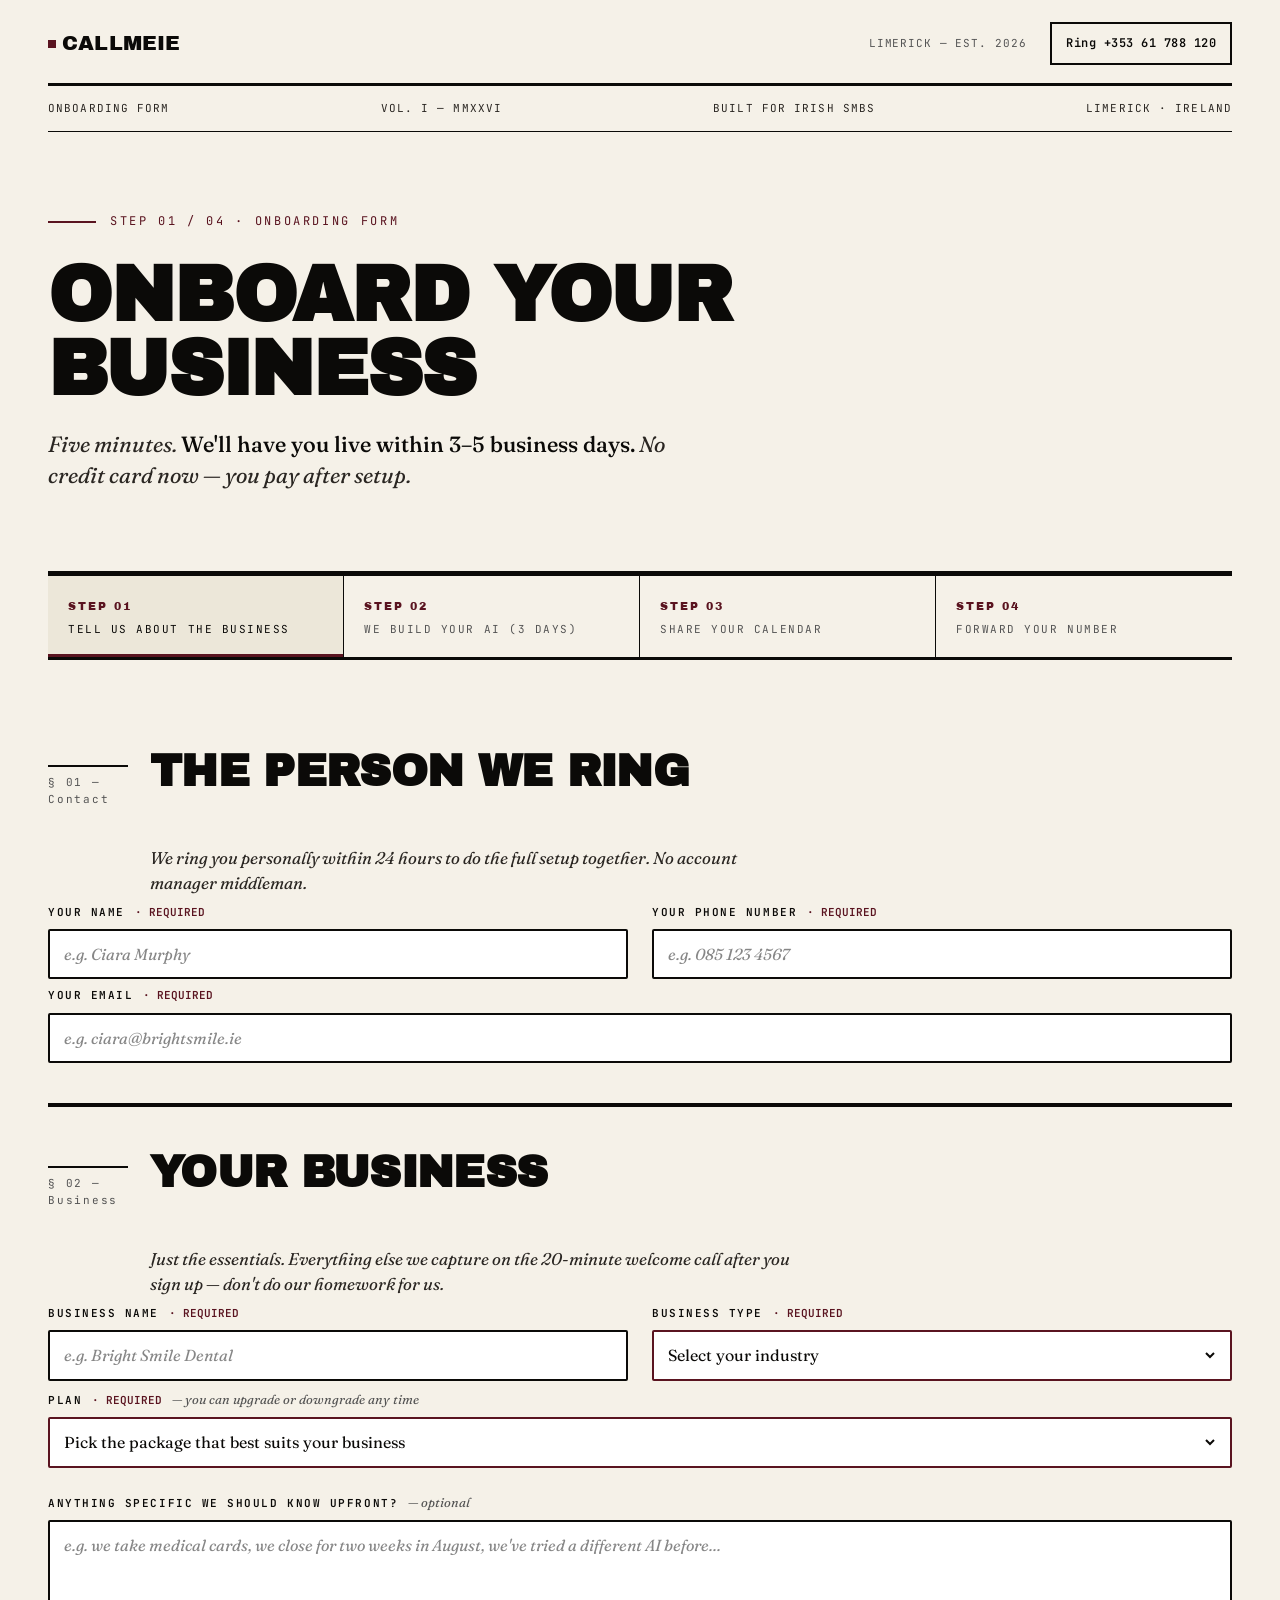
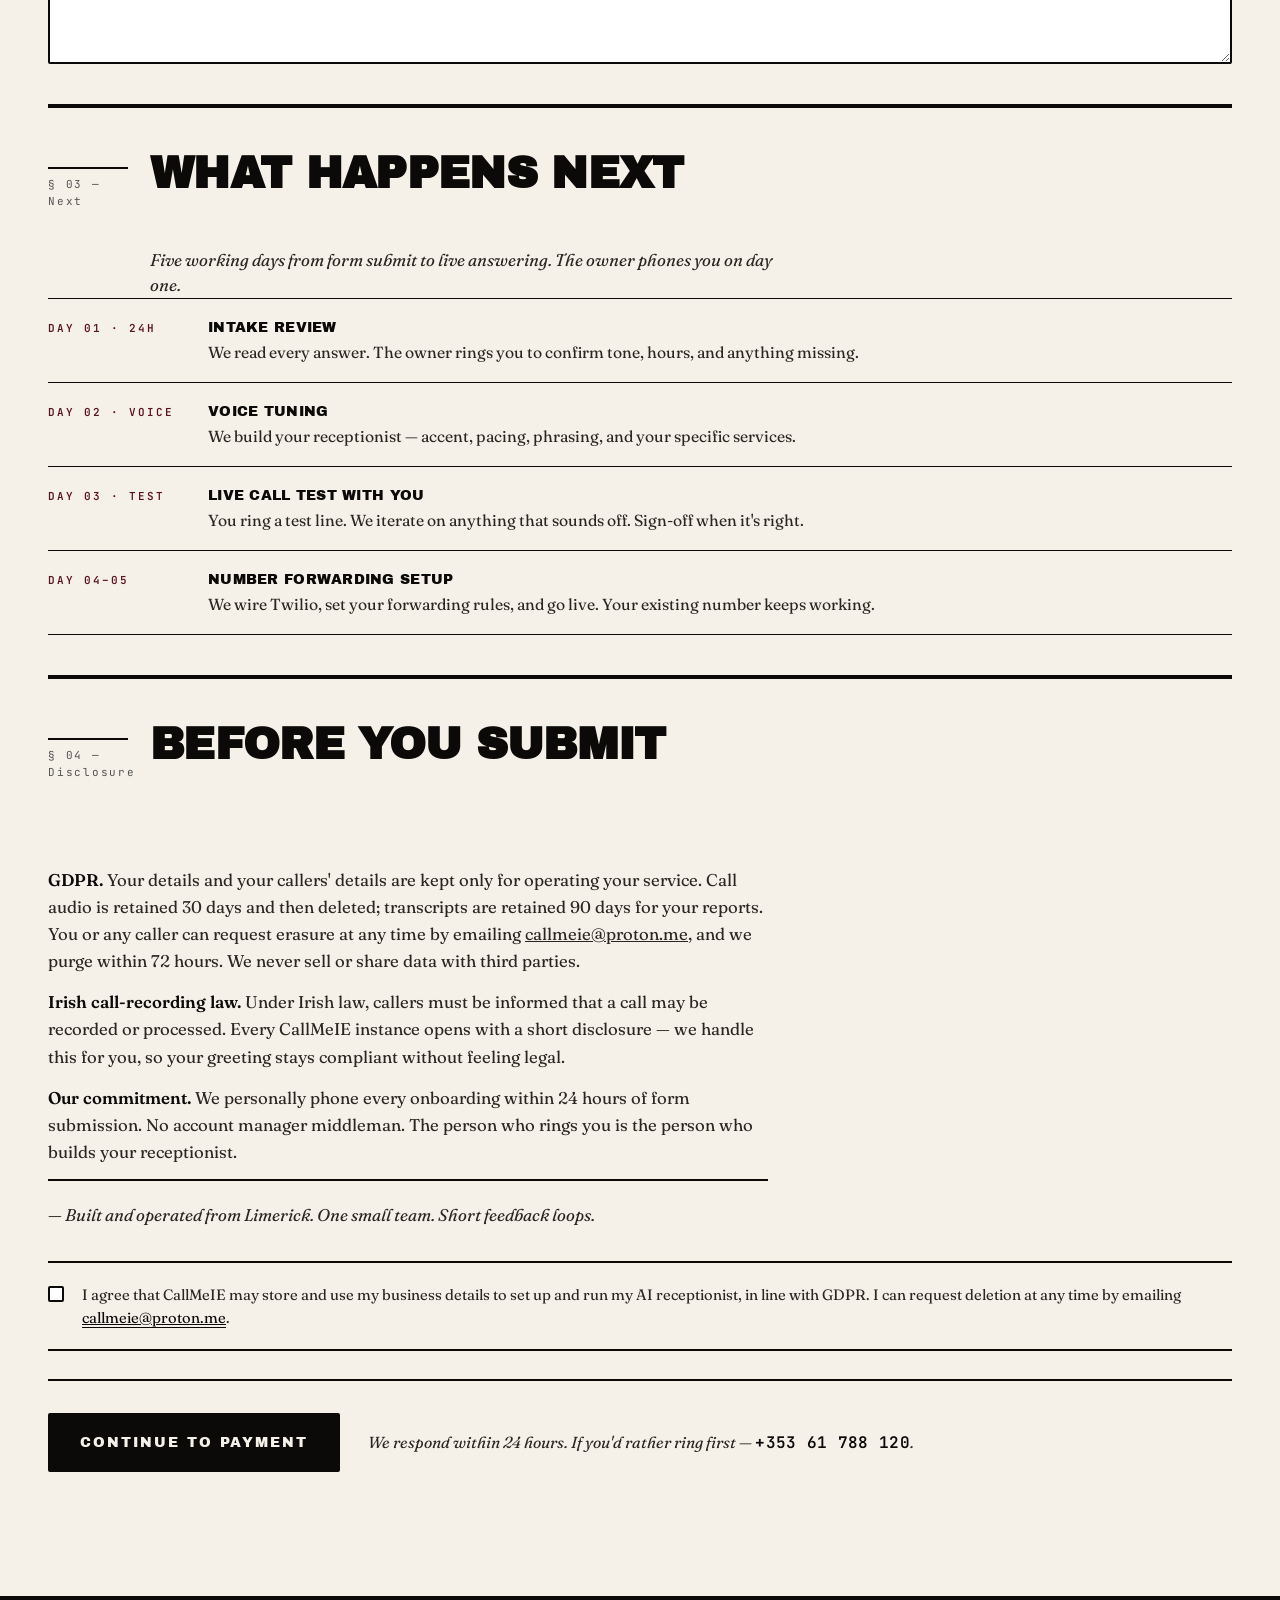
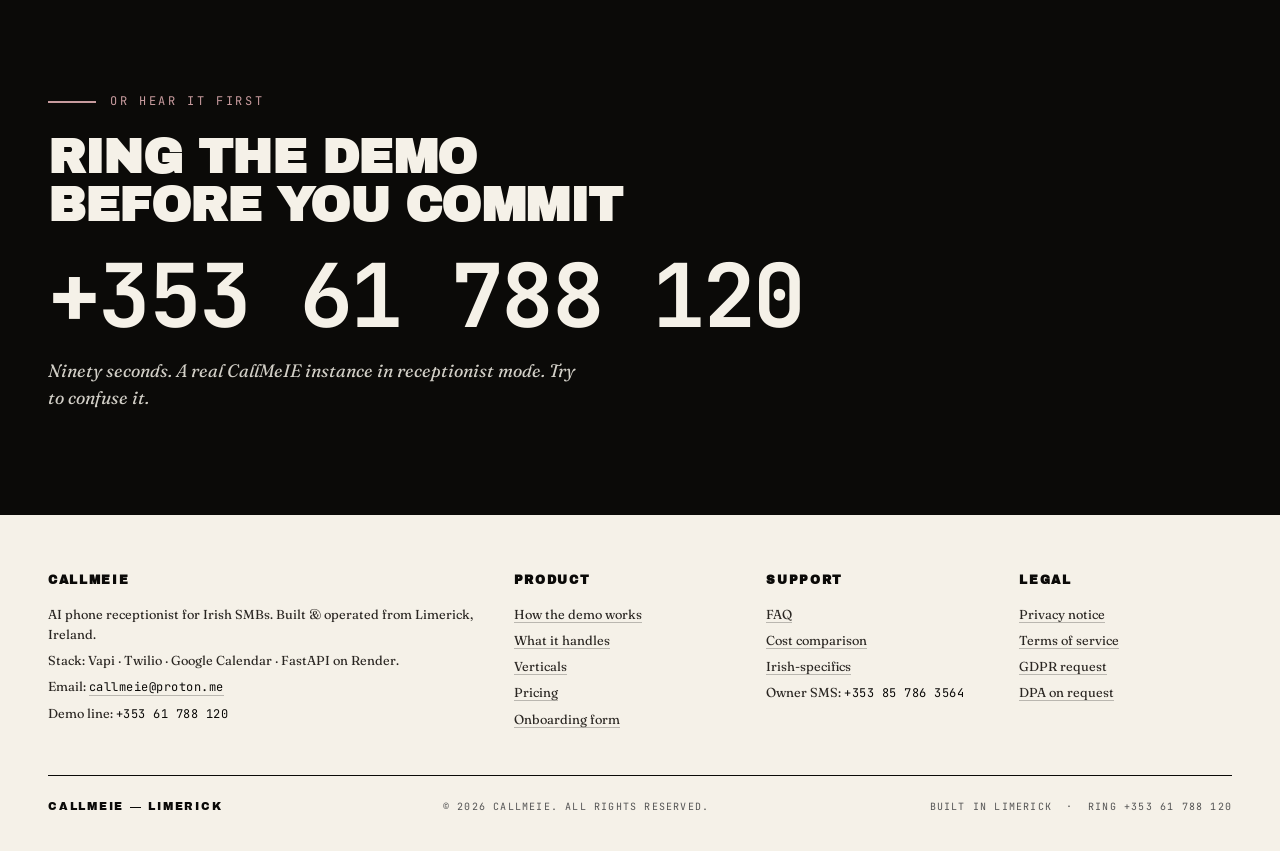
<file: onboard.html>
<!doctype html>
<html lang="en-IE">
<head>
<meta charset="utf-8" />
<meta name="viewport" content="width=device-width, initial-scale=1" />
<title>Onboard Your Business — CallMeIE</title>
<meta name="description" content="Signup form for CallMeIE — AI phone receptionist. 90 seconds. Pick plan, pay, welcome call sets everything else up." />

<link rel="icon" type="image/png" sizes="512x512" href="/favicon.png">
<link rel="icon" type="image/svg+xml" href="/favicon.svg">
<link rel="apple-touch-icon" href="/favicon.png">
<link rel="alternate icon" href="/favicon.ico">

<link rel="preconnect" href="https://fonts.googleapis.com">
<link rel="preconnect" href="https://fonts.gstatic.com" crossorigin>
<link href="https://fonts.googleapis.com/css2?family=Archivo+Black&family=Fraunces:ital,opsz,wght@0,9..144,400;0,9..144,500;0,9..144,600;0,9..144,700;1,9..144,400;1,9..144,500&family=JetBrains+Mono:wght@400;500;600;700&display=swap" rel="stylesheet">

<style>
  /* CallMeIE — Onboarding
     Paper cream, deep ink, single burgundy accent.
     Archivo Black display · Fraunces body · JetBrains Mono for labels, numbers, IDs.
     Matches the homepage exactly. */

  :root {
    --paper: #F5F1E8;
    --paper-deep: #ECE7D9;
    --ink: #0b0a08;
    --ink-soft: #2a2622;
    --ink-muted: #545454;
    --burgundy: #5A1420;
    --measure: 640px;
    --section-gap: clamp(48px, 7vw, 96px);
    --rule-heavy: 3px;
    --rule-thick: 4px;
    --field-border: 2px;
  }

  *, *::before, *::after { box-sizing: border-box; margin: 0; padding: 0; }
  html { -webkit-text-size-adjust: 100%; }
  body {
    background: var(--paper); color: var(--ink);
    font-family: 'Fraunces', Georgia, 'Times New Roman', serif;
    font-optical-sizing: auto;
    font-variation-settings: "opsz" 36, "SOFT" 30;
    font-size: 18px; line-height: 1.58;
    -webkit-font-smoothing: antialiased;
  }

  a { color: inherit; }
  a:hover { text-decoration-thickness: 2px; }
  ::selection { background: var(--burgundy); color: var(--paper); }

  /* Layout scaffold */
  .page { max-width: 1280px; margin: 0 auto; padding: 0 clamp(20px, 4vw, 48px); position: relative; }

  /* Topbar */
  .topbar {
    position: relative; z-index: 5;
    display: flex; align-items: center; justify-content: space-between;
    padding: 22px 0 18px; border-bottom: var(--rule-heavy) solid var(--ink);
    gap: 16px;
  }
  .wordmark {
    font-family: 'Archivo Black', 'Arial Black', sans-serif;
    font-size: clamp(18px, 1.6vw, 22px); letter-spacing: 0.01em;
    text-transform: uppercase; color: var(--ink); text-decoration: none;
  }
  .wordmark__dot {
    display: inline-block; width: 8px; height: 8px;
    background: var(--burgundy); margin: 0 6px 2px 0; vertical-align: middle;
  }
  .topbar__right { display: flex; align-items: center; gap: 24px; flex-wrap: wrap; justify-content: flex-end; }
  .topbar__meta {
    font-family: 'JetBrains Mono', ui-monospace, Menlo, monospace;
    font-size: 11px; letter-spacing: 0.08em; text-transform: uppercase; color: var(--ink-muted);
  }
  @media (max-width: 720px) { .topbar__meta { display: none; } }
  .topbar__cta {
    font-family: 'JetBrains Mono', ui-monospace, monospace;
    font-size: 12px; font-weight: 600; letter-spacing: 0.04em;
    color: var(--ink); text-decoration: none;
    padding: 10px 14px; border: 2px solid var(--ink);
    transition: background 0.15s ease, color 0.15s ease;
    white-space: nowrap;
  }
  .topbar__cta:hover { background: var(--ink); color: var(--paper); }

  /* Masthead strip */
  .masthead-strip {
    display: flex; justify-content: space-between; align-items: baseline;
    padding: 14px 0; border-bottom: 1px solid var(--ink);
    font-family: 'JetBrains Mono', monospace;
    font-size: 11px; letter-spacing: 0.1em; text-transform: uppercase; color: var(--ink-soft);
    gap: 18px; flex-wrap: wrap;
  }
  @media (max-width: 720px) {
    .masthead-strip { flex-direction: column; gap: 4px; align-items: flex-start; }
  }

  /* HERO */
  .hero {
    position: relative;
    padding: clamp(40px, 7vw, 80px) 0 clamp(44px, 7vw, 80px);
    border-bottom: var(--rule-thick) solid var(--ink);
  }
  .hero__kicker {
    font-family: 'JetBrains Mono', monospace;
    font-size: 12px; letter-spacing: 0.22em; text-transform: uppercase;
    color: var(--burgundy); margin-bottom: 28px;
    display: flex; align-items: center; gap: 14px;
  }
  .hero__kicker::before {
    content: ""; display: inline-block; width: 48px; height: 2px; background: var(--burgundy);
  }
  .hero__headline {
    font-family: 'Archivo Black', 'Arial Black', sans-serif;
    font-size: clamp(36px, 6vw, 80px); line-height: 0.96;
    letter-spacing: -0.015em; text-transform: uppercase;
    margin: 0 0 22px; color: var(--ink); max-width: 16ch;
  }
  .hero__sub {
    font-family: 'Fraunces', Georgia, serif;
    font-style: italic; font-weight: 400;
    font-size: clamp(18px, 1.9vw, 22px); line-height: 1.42;
    color: var(--ink-soft); max-width: 640px;
  }
  .hero__sub em { font-style: normal; font-weight: 500; color: var(--ink); }

  /* Progress strip — 4 steps */
  .progress {
    display: grid; grid-template-columns: repeat(4, 1fr); gap: 0;
    border-top: 1px solid var(--ink); border-bottom: var(--rule-heavy) solid var(--ink);
    background: var(--paper);
  }
  @media (max-width: 860px) { .progress { grid-template-columns: 1fr 1fr; } }
  @media (max-width: 520px) { .progress { grid-template-columns: 1fr; } }
  .progress__step {
    padding: 22px 20px 20px; border-right: 1px solid var(--ink);
    font-family: 'JetBrains Mono', monospace;
    font-size: 11px; letter-spacing: 0.14em; text-transform: uppercase;
    color: var(--ink-muted); line-height: 1.5;
    position: relative;
  }
  .progress__step:last-child { border-right: 0; }
  @media (max-width: 860px) {
    .progress__step:nth-child(2) { border-right: 0; }
    .progress__step:nth-child(1), .progress__step:nth-child(2) { border-bottom: 1px solid var(--ink); }
  }
  @media (max-width: 520px) {
    .progress__step { border-right: 0; border-bottom: 1px solid var(--ink); }
    .progress__step:last-child { border-bottom: 0; }
  }
  .progress__step b {
    font-family: 'Archivo Black', sans-serif; font-weight: 400;
    font-size: 11px; letter-spacing: 0.18em; color: var(--burgundy);
    display: block; margin-bottom: 6px;
  }
  .progress__step--active { background: var(--paper-deep); color: var(--ink); }
  .progress__step--active::after {
    content: ""; position: absolute; left: 0; right: 0; bottom: 0;
    height: 3px; background: var(--burgundy);
  }
  .progress__step--active b { color: var(--burgundy); }

  /* Form sections — editorial field groups */
  .form-wrap {
    padding: var(--section-gap) 0 clamp(32px, 5vw, 56px);
  }

  .field-section {
    border-top: var(--rule-thick) solid var(--ink);
    padding: 44px 0 40px;
  }
  .field-section:first-of-type { border-top: 0; padding-top: 0; }

  .section-head {
    display: grid; grid-template-columns: 80px 1fr;
    gap: 22px; align-items: baseline; margin-bottom: 36px;
  }
  @media (max-width: 640px) { .section-head { grid-template-columns: 56px 1fr; gap: 14px; } }
  .section-num {
    font-family: 'JetBrains Mono', monospace;
    font-size: 11px; letter-spacing: 0.16em; color: var(--ink-muted);
    padding-top: 0.6em; border-top: 2px solid var(--ink);
  }
  .section-title {
    font-family: 'Archivo Black', sans-serif;
    font-size: clamp(26px, 3.6vw, 44px); line-height: 0.98;
    letter-spacing: -0.015em; text-transform: uppercase; margin: 0; color: var(--ink);
  }
  .section-dek {
    font-family: 'Fraunces', serif; font-style: italic;
    font-size: clamp(15px, 1.4vw, 17px); line-height: 1.5;
    color: var(--ink-soft); max-width: var(--measure); margin: 14px 0 0 102px;
  }
  @media (max-width: 640px) { .section-dek { margin-left: 70px; } }

  /* Fields */
  .fields { display: grid; gap: 24px; margin-top: 8px; }
  .fields--row2 { grid-template-columns: 1fr 1fr; gap: 24px; }
  @media (max-width: 640px) { .fields--row2 { grid-template-columns: 1fr; } }

  .field { display: flex; flex-direction: column; }
  .field__label {
    font-family: 'JetBrains Mono', monospace;
    font-size: 11px; font-weight: 600; letter-spacing: 0.14em; text-transform: uppercase;
    color: var(--ink); margin-bottom: 8px;
    display: flex; align-items: baseline; gap: 10px; flex-wrap: wrap;
  }
  .field__req { color: var(--burgundy); letter-spacing: 0; }
  .field__hint {
    font-family: 'Fraunces', serif; font-style: italic;
    font-size: 13px; letter-spacing: 0; text-transform: none;
    color: var(--ink-muted); font-weight: 400;
  }
  .field__note {
    font-family: 'Fraunces', serif; font-style: italic;
    font-size: 13px; line-height: 1.5; color: var(--ink-muted);
    margin-top: 8px; max-width: 560px;
  }

  /* Inputs */
  .input, .select, .textarea {
    width: 100%;
    font-family: 'Fraunces', Georgia, serif;
    font-size: 16px; line-height: 1.4;
    color: var(--ink); background: #FFFFFF;
    border: var(--field-border) solid var(--ink);
    border-radius: 2px;
    padding: 12px 14px;
    transition: border-color 0.15s ease, outline 0.15s ease;
    -webkit-appearance: none; appearance: none;
  }
  .input::placeholder, .textarea::placeholder {
    color: var(--ink-muted); font-style: italic; opacity: 0.7;
  }
  .input:focus, .select:focus, .textarea:focus {
    outline: 2px solid var(--burgundy);
    outline-offset: 2px;
    border-color: var(--ink);
  }
  .input:invalid:not(:placeholder-shown), .select:invalid, .textarea:invalid:not(:placeholder-shown) {
    border-color: var(--burgundy);
  }
  .textarea { resize: vertical; min-height: 144px; font-family: 'Fraunces', serif; }

  /* Custom select arrow (mono) */
  .select {
    background-image: url("data:image/svg+xml;utf8,<svg xmlns='http://www.w3.org/2000/svg' width='12' height='12' viewBox='0 0 12 12'><path fill='none' stroke='%230b0a08' stroke-width='2' d='M2 4 L6 8 L10 4'/></svg>");
    background-repeat: no-repeat;
    background-position: right 14px center;
    background-size: 12px 12px;
    padding-right: 40px;
    cursor: pointer;
  }

  /* Checkbox grid */
  .check-grid {
    display: grid; grid-template-columns: repeat(auto-fill, minmax(200px, 1fr));
    gap: 0;
    border-top: 1px solid var(--ink);
    border-left: 1px solid var(--ink);
  }
  .check-item {
    display: flex; align-items: center; gap: 12px;
    padding: 14px 16px;
    border-right: 1px solid var(--ink);
    border-bottom: 1px solid var(--ink);
    cursor: pointer;
    font-family: 'Fraunces', serif; font-size: 15px;
    color: var(--ink-soft);
    background: #FFFFFF;
    transition: background 0.12s ease, color 0.12s ease;
  }
  .check-item:hover { background: var(--paper-deep); color: var(--ink); }
  .check-item input[type="checkbox"] {
    appearance: none; -webkit-appearance: none;
    width: 16px; height: 16px; flex-shrink: 0;
    border: 2px solid var(--ink);
    background: #FFFFFF;
    border-radius: 2px;
    cursor: pointer;
    position: relative;
    transition: background 0.1s ease, border-color 0.1s ease;
  }
  .check-item input[type="checkbox"]:checked {
    background: var(--burgundy); border-color: var(--burgundy);
  }
  .check-item input[type="checkbox"]:checked::after {
    content: ""; position: absolute;
    left: 3px; top: 0px; width: 5px; height: 9px;
    border: solid #FFFFFF; border-width: 0 2px 2px 0;
    transform: rotate(45deg);
  }
  .check-item:has(input:checked) { color: var(--ink); font-weight: 500; }

  /* FAQ rows */
  .faq-group { margin-top: 4px; }
  .faq-labels {
    display: grid; grid-template-columns: 1fr 1.2fr;
    gap: 14px; padding: 10px 0 10px;
    border-top: 2px solid var(--ink); border-bottom: 1px solid var(--ink);
    margin-bottom: 14px;
  }
  .faq-labels span {
    font-family: 'JetBrains Mono', monospace;
    font-size: 11px; font-weight: 600; letter-spacing: 0.14em; text-transform: uppercase;
    color: var(--ink);
  }
  @media (max-width: 640px) { .faq-labels { display: none; } }

  .faq-row {
    display: grid; grid-template-columns: 1fr 1.2fr;
    gap: 14px; margin-bottom: 12px;
    align-items: start;
  }
  @media (max-width: 640px) { .faq-row { grid-template-columns: 1fr; gap: 8px; } }
  .faq-row__q-wrap, .faq-row__a-wrap { display: flex; flex-direction: column; }
  .faq-row__mobile-label {
    display: none;
    font-family: 'JetBrains Mono', monospace;
    font-size: 10px; font-weight: 600; letter-spacing: 0.14em; text-transform: uppercase;
    color: var(--ink-muted); margin-bottom: 4px;
  }
  @media (max-width: 640px) { .faq-row__mobile-label { display: block; } }

  .faq-add {
    display: inline-flex; align-items: center; gap: 8px;
    font-family: 'JetBrains Mono', monospace; font-weight: 600;
    font-size: 12px; letter-spacing: 0.1em; text-transform: uppercase;
    color: var(--ink); background: transparent; border: 0;
    border-bottom: 2px solid var(--ink);
    padding: 8px 0; margin-top: 12px; cursor: pointer;
    transition: color 0.15s ease, border-color 0.15s ease;
  }
  .faq-add:hover { color: var(--burgundy); border-bottom-color: var(--burgundy); }
  .faq-add__arrow { color: var(--burgundy); }

  /* What happens next */
  .timeline {
    list-style: none; padding: 0; margin: 0;
    border-top: 1px solid var(--ink);
    counter-reset: timeline;
  }
  .timeline li {
    counter-increment: timeline;
    display: grid; grid-template-columns: 140px 1fr;
    gap: 20px; padding: 18px 0; border-bottom: 1px solid var(--ink);
    align-items: baseline;
  }
  @media (max-width: 640px) { .timeline li { grid-template-columns: 1fr; gap: 4px; padding: 14px 0; } }
  .timeline__day {
    font-family: 'JetBrains Mono', monospace; font-weight: 600;
    font-size: 11px; letter-spacing: 0.18em; text-transform: uppercase;
    color: var(--burgundy);
  }
  .timeline__what {
    font-family: 'Fraunces', serif; font-size: 16px; line-height: 1.5;
    color: var(--ink-soft);
  }
  .timeline__what b {
    font-family: 'Archivo Black', sans-serif; font-weight: 400;
    text-transform: uppercase; letter-spacing: 0.02em; font-size: 14px;
    display: block; margin-bottom: 2px; color: var(--ink);
  }

  /* Before you submit — editorial paragraph */
  .disclosure {
    max-width: 720px;
    padding: clamp(28px, 4vw, 48px) 0 0;
  }
  .disclosure p {
    font-family: 'Fraunces', serif;
    font-size: 17px; line-height: 1.6;
    color: var(--ink-soft); margin: 0 0 14px;
  }
  .disclosure p:last-child { margin-bottom: 0; }
  .disclosure p strong { color: var(--ink); font-weight: 600; }
  .disclosure__sign {
    margin-top: 24px; padding-top: 20px; border-top: 2px solid var(--ink);
    font-family: 'Fraunces', serif; font-style: italic;
    font-size: 16px; color: var(--ink);
  }

  /* GDPR consent row */
  .consent {
    display: grid; grid-template-columns: 20px 1fr; gap: 14px;
    padding: 20px 0; border-top: 2px solid var(--ink); border-bottom: 2px solid var(--ink);
    margin: 32px 0 28px;
    font-family: 'Fraunces', serif; font-size: 15px; line-height: 1.55;
    color: var(--ink-soft); cursor: pointer; align-items: start;
  }
  .consent input[type="checkbox"] {
    appearance: none; -webkit-appearance: none;
    width: 16px; height: 16px; flex-shrink: 0;
    border: 2px solid var(--ink);
    background: #FFFFFF;
    border-radius: 2px;
    cursor: pointer;
    position: relative; margin-top: 3px;
    transition: background 0.1s ease, border-color 0.1s ease;
  }
  .consent input[type="checkbox"]:checked {
    background: var(--burgundy); border-color: var(--burgundy);
  }
  .consent input[type="checkbox"]:checked::after {
    content: ""; position: absolute;
    left: 3px; top: 0px; width: 5px; height: 9px;
    border: solid #FFFFFF; border-width: 0 2px 2px 0;
    transform: rotate(45deg);
  }
  .consent a { color: var(--ink); border-bottom: 1px solid var(--ink); }
  .consent a:hover { color: var(--burgundy); border-bottom-color: var(--burgundy); }

  /* Submit row */
  .submit-row {
    display: grid; grid-template-columns: auto 1fr;
    gap: 28px; align-items: center;
    padding: 32px 0 28px; border-top: 2px solid var(--ink);
  }
  @media (max-width: 720px) { .submit-row { grid-template-columns: 1fr; gap: 18px; } }
  .submit-btn {
    font-family: 'Archivo Black', sans-serif;
    font-size: 14px; letter-spacing: 0.14em; text-transform: uppercase;
    color: var(--paper); background: var(--ink);
    padding: 20px 30px; text-decoration: none;
    border: 2px solid var(--ink); border-radius: 2px;
    cursor: pointer;
    transition: background 0.15s ease, color 0.15s ease, border-color 0.15s ease;
    white-space: nowrap;
  }
  .submit-btn:hover { background: var(--burgundy); border-color: var(--burgundy); color: var(--paper); }
  .submit-btn:disabled { opacity: 0.55; cursor: not-allowed; }
  .submit-note {
    font-family: 'Fraunces', serif; font-style: italic;
    font-size: 16px; color: var(--ink-soft); line-height: 1.5;
  }
  .submit-note b {
    font-family: 'JetBrains Mono', monospace; font-style: normal; font-weight: 600;
    color: var(--ink); letter-spacing: 0.02em;
  }

  /* Error banner */
  .error-banner {
    display: none;
    padding: 16px 18px;
    border: 2px solid var(--burgundy);
    background: #FFFFFF;
    font-family: 'Fraunces', serif;
    font-size: 15px; line-height: 1.5;
    color: var(--burgundy);
    margin-bottom: 28px;
    border-radius: 2px;
  }
  .error-banner b {
    font-family: 'JetBrains Mono', monospace;
    font-size: 11px; letter-spacing: 0.16em; text-transform: uppercase;
    color: var(--burgundy); display: block; margin-bottom: 4px;
  }

  /* Success screen */
  .success-screen {
    display: none;
    padding: clamp(48px, 8vw, 96px) 0;
    border-top: var(--rule-thick) solid var(--ink);
    border-bottom: var(--rule-thick) solid var(--ink);
  }
  .success-screen__kicker {
    font-family: 'JetBrains Mono', monospace;
    font-size: 12px; letter-spacing: 0.22em; text-transform: uppercase;
    color: var(--burgundy); margin-bottom: 20px;
    display: flex; align-items: center; gap: 14px;
  }
  .success-screen__kicker::before {
    content: ""; display: inline-block; width: 48px; height: 2px; background: var(--burgundy);
  }
  .success-screen h2 {
    font-family: 'Archivo Black', sans-serif;
    font-size: clamp(32px, 5vw, 60px); line-height: 0.96;
    letter-spacing: -0.015em; text-transform: uppercase;
    margin: 0 0 22px; color: var(--ink); max-width: 16ch;
  }
  .success-screen p {
    font-family: 'Fraunces', serif; font-size: 17px; line-height: 1.6;
    color: var(--ink-soft); margin: 0 0 14px; max-width: 620px;
  }
  .success-screen p b { color: var(--ink); font-weight: 600; }
  .success-screen .mono-val {
    font-family: 'JetBrains Mono', monospace; font-weight: 600;
    letter-spacing: 0.02em; color: var(--ink);
  }

  /* Final CTA strip */
  .final-strip {
    padding: clamp(48px, 8vw, 96px) 0;
    border-bottom: var(--rule-thick) solid var(--ink);
    background: var(--ink); color: var(--paper);
  }
  .final-strip__kicker {
    font-family: 'JetBrains Mono', monospace;
    font-size: 12px; letter-spacing: 0.22em; text-transform: uppercase;
    color: #c89b9e; margin-bottom: 22px;
    display: flex; align-items: center; gap: 14px;
  }
  .final-strip__kicker::before {
    content: ""; display: inline-block; width: 48px; height: 2px; background: #c89b9e;
  }
  .final-strip__headline {
    font-family: 'Archivo Black', sans-serif;
    font-size: clamp(26px, 4vw, 48px); line-height: 1;
    text-transform: uppercase; letter-spacing: -0.01em;
    margin: 0 0 22px; color: var(--paper); max-width: 20ch;
  }
  .final-strip__number {
    font-family: 'JetBrains Mono', monospace; font-weight: 700;
    font-size: clamp(30px, 8vw, 88px);
    line-height: 1.0; letter-spacing: -0.03em;
    color: var(--paper); text-decoration: none;
    display: inline-block; margin: 0 0 18px;
    word-break: break-all;
    font-variant-numeric: tabular-nums;
  }
  .final-strip__number:hover { color: #c89b9e; }
  .final-strip__sub {
    font-family: 'Fraunces', serif; font-style: italic;
    font-size: clamp(15px, 1.6vw, 18px); color: rgba(245,241,232,0.85);
    max-width: 540px; margin: 0; line-height: 1.5;
  }

  /* Footer */
  footer {
    background: var(--paper); padding: 56px 0 36px;
    border-top: var(--rule-thick) solid var(--ink);
    font-family: 'JetBrains Mono', monospace;
    font-size: 11px; letter-spacing: 0.08em; text-transform: uppercase; color: var(--ink-muted);
  }
  .footer-grid {
    display: grid; grid-template-columns: 2fr 1fr 1fr 1fr;
    gap: 40px; margin-bottom: 40px;
  }
  @media (max-width: 860px) { .footer-grid { grid-template-columns: 1fr 1fr; gap: 28px; } }
  @media (max-width: 520px) { .footer-grid { grid-template-columns: 1fr; } }
  .footer-col h4 {
    font-family: 'Archivo Black', sans-serif;
    font-size: 12px; letter-spacing: 0.14em; text-transform: uppercase;
    color: var(--ink); margin: 0 0 14px;
  }
  .footer-col p, .footer-col li {
    font-family: 'Fraunces', serif; font-size: 13px; line-height: 1.55;
    letter-spacing: 0; text-transform: none; color: var(--ink-soft); margin: 0 0 6px;
  }
  .footer-col ul { list-style: none; padding: 0; margin: 0; }
  .footer-col a { color: inherit; text-decoration: none; border-bottom: 1px solid rgba(11,10,8,0.25); }
  .footer-col a:hover { border-bottom-color: var(--ink); }
  .footer-col .mono-val {
    font-family: 'JetBrains Mono', monospace; font-size: 12px; letter-spacing: 0.04em;
    color: var(--ink); text-transform: none;
  }
  .footer-legal {
    border-top: 1px solid var(--ink); padding-top: 22px;
    display: flex; justify-content: space-between; align-items: baseline;
    gap: 24px; flex-wrap: wrap;
    font-family: 'JetBrains Mono', monospace;
    font-size: 10px; letter-spacing: 0.12em; color: var(--ink-muted);
  }
  .footer-legal__wordmark {
    font-family: 'Archivo Black', sans-serif;
    color: var(--ink); font-size: 11px; letter-spacing: 0.16em;
  }

  /* Focus-visible polish */
  button:focus-visible, a:focus-visible {
    outline: 2px solid var(--burgundy);
    outline-offset: 3px;
  }
</style>

<!-- mobile-fit-safety -->
<style>
html { overflow-x: hidden; }
body { max-width: 100vw; overflow-x: hidden; }
*, *::before, *::after { box-sizing: border-box; }
* { min-width: 0; }
img, video, iframe, svg, canvas { max-width: 100%; height: auto; display: block; }
@media (max-width: 640px) {
  [class*="grid"], [class*="cols"], [class*="row"], [class*="columns"] { grid-template-columns: 1fr !important; flex-direction: column !important; }
  [class*="container"] { max-width: 100% !important; padding-inline: 16px !important; }
  section, header, main, footer, article, aside, nav { max-width: 100% !important; padding-inline: clamp(12px, 4vw, 24px) !important; }
  h1 { font-size: clamp(30px, 8vw, 44px) !important; line-height: 1.05 !important; }
  h2 { font-size: clamp(24px, 6vw, 34px) !important; }
}
</style>
</head>

<body>

<div class="page">

  <!-- TOPBAR -->
  <header class="topbar" role="banner">
    <a class="wordmark" href="/" aria-label="CallMeIE — home">
      <span class="wordmark__dot" aria-hidden="true"></span>CallMeIE
    </a>
    <div class="topbar__right">
      <span class="topbar__meta">Limerick — Est. 2026</span>
      <a class="topbar__cta" href="tel:+35361788120">Ring +353 61 788 120</a>
    </div>
  </header>

  <div class="masthead-strip" aria-hidden="true">
    <span>Onboarding Form</span>
    <span>Vol. I — MMXXVI</span>
    <span>Built for Irish SMBs</span>
    <span>Limerick · Ireland</span>
  </div>

  <!-- HERO -->
  <section class="hero" id="top" aria-labelledby="hero-title">
    <div class="hero__kicker">Step 01 / 04 · Onboarding form</div>
    <h1 id="hero-title" class="hero__headline">Onboard your business</h1>
    <p class="hero__sub">
      Five minutes. <em>We'll have you live within 3–5 business days.</em>
      No credit card now — you pay after setup.
    </p>
  </section>

  <!-- PROGRESS STRIP -->
  <nav class="progress" aria-label="Onboarding progress">
    <div class="progress__step progress__step--active">
      <b>Step 01</b>
      Tell us about the business
    </div>
    <div class="progress__step">
      <b>Step 02</b>
      We build your AI (3 days)
    </div>
    <div class="progress__step">
      <b>Step 03</b>
      Share your calendar
    </div>
    <div class="progress__step">
      <b>Step 04</b>
      Forward your number
    </div>
  </nav>

  <!-- FORM -->
  <main class="form-wrap" id="form-main">

    <div id="error-msg" class="error-banner" role="alert" aria-live="assertive">
      <b>Something went wrong</b>
      <span id="error-text"></span>
    </div>

    <form id="onboard-form" action="/submit-onboarding" method="POST" novalidate>

      <!-- SECTION 01 · CONTACT -->
      <section class="field-section" aria-labelledby="sec-contact-title">
        <div class="section-head">
          <div class="section-num">§ 01 — Contact</div>
          <h2 id="sec-contact-title" class="section-title">The person we ring</h2>
        </div>
        <p class="section-dek">
          We ring you personally within 24 hours to do the full setup together. No account manager middleman.
        </p>

        <div class="fields fields--row2">
          <div class="field">
            <label class="field__label" for="contact_name">
              Your name
              <span class="field__req">· required</span>
            </label>
            <input class="input" id="contact_name" name="contact_name" type="text" autocomplete="name" required placeholder="e.g. Ciara Murphy">
          </div>
          <div class="field">
            <label class="field__label" for="contact_phone">
              Your phone number
              <span class="field__req">· required</span>
            </label>
            <input class="input" id="contact_phone" name="contact_phone" type="tel" autocomplete="tel" required placeholder="e.g. 085 123 4567">
          </div>
        </div>

        <div class="fields">
          <div class="field">
            <label class="field__label" for="contact_email">
              Your email
              <span class="field__req">· required</span>
            </label>
            <input class="input" id="contact_email" name="contact_email" type="email" autocomplete="email" required placeholder="e.g. ciara@brightsmile.ie">
          </div>
        </div>
      </section>

      <!-- SECTION 02 · BUSINESS -->
      <section class="field-section" aria-labelledby="sec-business-title">
        <div class="section-head">
          <div class="section-num">§ 02 — Business</div>
          <h2 id="sec-business-title" class="section-title">Your business</h2>
        </div>
        <p class="section-dek">
          Just the essentials. Everything else we capture on the 20-minute
          welcome call after you sign up — don't do our homework for us.
        </p>

        <div class="fields fields--row2">
          <div class="field">
            <label class="field__label" for="business_name">
              Business name
              <span class="field__req">· required</span>
            </label>
            <input class="input" id="business_name" name="business_name" type="text" autocomplete="organization" required placeholder="e.g. Bright Smile Dental">
          </div>
          <div class="field">
            <label class="field__label" for="business_type">
              Business type
              <span class="field__req">· required</span>
            </label>
            <select class="select" id="business_type" name="business_type" required>
              <option value="" disabled selected>Select your industry</option>
              <option value="dental">Dental Practice</option>
              <option value="medical">Medical / GP Practice</option>
              <option value="salon">Hair Salon / Barbershop</option>
              <option value="beauty">Beauty / Spa / Nails</option>
              <option value="physio">Physiotherapy / Sports Clinic</option>
              <option value="motor_factors">Motor Factors</option>
              <option value="garage">Garage / Auto Repair</option>
              <option value="solicitor">Solicitor / Law Firm</option>
              <option value="accountant">Accountant</option>
              <option value="restaurant">Restaurant / Cafe</option>
              <option value="home_services">Plumber / Electrician / Tradesperson</option>
              <option value="estate_agent">Estate Agent</option>
              <option value="other">Other</option>
            </select>
          </div>
        </div>

        <div class="fields">
          <div class="field">
            <label class="field__label" for="plan">
              Plan
              <span class="field__req">· required</span>
              <span class="field__hint">— you can upgrade or downgrade any time</span>
            </label>
            <select class="select" id="plan" name="plan" required>
              <option value="" disabled selected>Pick the package that best suits your business</option>
              <option value="starter">Starter · €149/mo + €297 setup — AI receptionist, calendar booking, business hours only</option>
              <option value="professional">Professional · €249/mo + €297 setup — + after-hours, missed-call text-back, SMS confirmations, weekly report</option>
              <option value="growth">Growth · €347/mo + €497 setup — + knowledge base, live inventory sync, monthly optimisation call</option>
              <option value="enterprise">Enterprise · custom — multi-location, integrations, white-glove setup</option>
            </select>
          </div>

          <div class="field">
            <label class="field__label" for="notes">
              Anything specific we should know upfront?
              <span class="field__hint">— optional</span>
            </label>
            <textarea class="textarea" id="notes" name="notes" rows="4" placeholder="e.g. we take medical cards, we close for two weeks in August, we've tried a different AI before..."></textarea>
          </div>
        </div>
      </section>

      <!-- SECTION 03 · WHAT HAPPENS NEXT -->
      <section class="field-section" aria-labelledby="sec-next-title">
        <div class="section-head">
          <div class="section-num">§ 03 — Next</div>
          <h2 id="sec-next-title" class="section-title">What happens next</h2>
        </div>
        <p class="section-dek">
          Five working days from form submit to live answering. The owner phones you on day one.
        </p>

        <ol class="timeline">
          <li>
            <span class="timeline__day">Day 01 · 24h</span>
            <span class="timeline__what">
              <b>Intake review</b>
              We read every answer. The owner rings you to confirm tone, hours, and anything missing.
            </span>
          </li>
          <li>
            <span class="timeline__day">Day 02 · Voice</span>
            <span class="timeline__what">
              <b>Voice tuning</b>
              We build your receptionist — accent, pacing, phrasing, and your specific services.
            </span>
          </li>
          <li>
            <span class="timeline__day">Day 03 · Test</span>
            <span class="timeline__what">
              <b>Live call test with you</b>
              You ring a test line. We iterate on anything that sounds off. Sign-off when it's right.
            </span>
          </li>
          <li>
            <span class="timeline__day">Day 04–05</span>
            <span class="timeline__what">
              <b>Number forwarding setup</b>
              We wire Twilio, set your forwarding rules, and go live. Your existing number keeps working.
            </span>
          </li>
        </ol>
      </section>

      <!-- SECTION 04 · BEFORE YOU SUBMIT -->
      <section class="field-section" aria-labelledby="sec-disclosure-title">
        <div class="section-head">
          <div class="section-num">§ 04 — Disclosure</div>
          <h2 id="sec-disclosure-title" class="section-title">Before you submit</h2>
        </div>

        <div class="disclosure">
          <p>
            <strong>GDPR.</strong> Your details and your callers' details are kept only for operating your service.
            Call audio is retained 30 days and then deleted; transcripts are retained 90 days for your reports.
            You or any caller can request erasure at any time by emailing <a href="mailto:callmeie@proton.me">callmeie@proton.me</a>,
            and we purge within 72 hours. We never sell or share data with third parties.
          </p>
          <p>
            <strong>Irish call-recording law.</strong> Under Irish law, callers must be informed that a call may be
            recorded or processed. Every CallMeIE instance opens with a short disclosure — we handle this
            for you, so your greeting stays compliant without feeling legal.
          </p>
          <p>
            <strong>Our commitment.</strong> We personally phone every onboarding within 24 hours of form submission.
            No account manager middleman. The person who rings you is the person who builds your receptionist.
          </p>
          <p class="disclosure__sign">
            — Built and operated from Limerick. One small team. Short feedback loops.
          </p>
        </div>

        <!-- GDPR consent -->
        <label class="consent" for="gdpr-consent">
          <input type="checkbox" id="gdpr-consent" name="gdpr_consent" value="yes" required>
          <span>
            I agree that CallMeIE may store and use my business details to set up and run my AI receptionist,
            in line with GDPR. I can request deletion at any time by emailing
            <a href="mailto:callmeie@proton.me">callmeie@proton.me</a>.
          </span>
        </label>

        <!-- SUBMIT -->
        <div class="submit-row">
          <button type="submit" class="submit-btn" id="submit-btn">Continue to payment</button>
          <p class="submit-note">
            We respond within 24 hours. If you'd rather ring first — <b>+353 61 788 120</b>.
          </p>
        </div>
      </section>

    </form>

    <!-- SUCCESS SCREEN -->
    <div class="success-screen" id="success-screen" role="status" aria-live="polite">
      <div class="success-screen__kicker">Received · Thank you</div>
      <h2>You're on the list</h2>
      <p>
        We've got your details. The owner will ring you within <b>24 hours</b> to walk through the setup,
        confirm tone and hours, and agree a go-live day.
      </p>
      <p>
        Your AI receptionist will be live within <b>3–5 business days</b> from that call.
      </p>
      <p>
        Anything in the meantime — email <span class="mono-val">callmeie@proton.me</span>
        or ring <span class="mono-val">+353 61 788 120</span>.
      </p>
    </div>

  </main>

</div><!-- /.page -->

<!-- FINAL STRIP -->
<section class="final-strip" aria-labelledby="final-strip-title">
  <div class="page">
    <div class="final-strip__kicker">Or hear it first</div>
    <h2 id="final-strip-title" class="final-strip__headline">Ring the demo before you commit</h2>
    <a class="final-strip__number" href="tel:+35361788120">+353 61 788 120</a>
    <p class="final-strip__sub">
      Ninety seconds. A real CallMeIE instance in receptionist mode. Try to confuse it.
    </p>
  </div>
</section>

<!-- FOOTER -->
<footer role="contentinfo">
  <div class="page">
    <div class="footer-grid">
      <div class="footer-col">
        <h4>CallMeIE</h4>
        <p>AI phone receptionist for Irish SMBs. Built &amp; operated from Limerick, Ireland.</p>
        <p>Stack: Vapi · Twilio · Google Calendar · FastAPI on Render.</p>
        <p>Email: <a href="mailto:callmeie@proton.me" class="mono-val">callmeie@proton.me</a></p>
        <p>Demo line: <span class="mono-val">+353 61 788 120</span></p>
      </div>
      <div class="footer-col">
        <h4>Product</h4>
        <ul>
          <li><a href="/#how-demo-works">How the demo works</a></li>
          <li><a href="/#handles">What it handles</a></li>
          <li><a href="/#verticals">Verticals</a></li>
          <li><a href="/#pricing">Pricing</a></li>
          <li><a href="/onboard.html">Onboarding form</a></li>
        </ul>
      </div>
      <div class="footer-col">
        <h4>Support</h4>
        <ul>
          <li><a href="/#faq">FAQ</a></li>
          <li><a href="/#cost">Cost comparison</a></li>
          <li><a href="/#irish">Irish-specifics</a></li>
          <li>Owner SMS: <span class="mono-val">+353 85 786 3564</span></li>
        </ul>
      </div>
      <div class="footer-col">
        <h4>Legal</h4>
        <ul>
          <li><a href="/privacy.html">Privacy notice</a></li>
          <li><a href="/terms.html">Terms of service</a></li>
          <li><a href="mailto:callmeie@proton.me?subject=GDPR%20data%20request">GDPR request</a></li>
          <li><a href="mailto:callmeie@proton.me?subject=DPA%20request">DPA on request</a></li>
        </ul>
      </div>
    </div>
    <div class="footer-legal">
      <span class="footer-legal__wordmark">CALLMEIE &mdash; LIMERICK</span>
      <span>© 2026 CallMeIE. All rights reserved.</span>
      <span>Built in Limerick &nbsp;·&nbsp; Ring +353 61 788 120</span>
    </div>
  </div>
</footer>

<script>
  // Webhook endpoint — preserved from prior onboard.html
  const API = 'https://callmeie-webhook-production.up.railway.app';

  // FAQ rows — add another
  document.getElementById('faq-add-btn').addEventListener('click', function () {
    const group = document.getElementById('faq-group');
    const row = document.createElement('div');
    row.className = 'faq-row';
    row.innerHTML = ''
      + '<div class="faq-row__q-wrap">'
      +   '<span class="faq-row__mobile-label">Question</span>'
      +   '<input class="input" type="text" name="faq_q[]" placeholder="Question">'
      + '</div>'
      + '<div class="faq-row__a-wrap">'
      +   '<span class="faq-row__mobile-label">Answer</span>'
      +   '<input class="input" type="text" name="faq_a[]" placeholder="Answer">'
      + '</div>';
    group.appendChild(row);
    // focus the new question field
    const firstInput = row.querySelector('input');
    if (firstInput) firstInput.focus();
  });

  // Collect insurance checkboxes into a comma-separated string (for webhook payload compatibility)
  function getInsurance() {
    return Array.from(document.querySelectorAll('input[name="insurance[]"]:checked'))
      .map(function (el) { return el.value; })
      .join(', ');
  }

  // Collect FAQ pairs
  function getFaqs() {
    const qs = Array.from(document.querySelectorAll('input[name="faq_q[]"]')).map(function (el) { return el.value.trim(); });
    const as = Array.from(document.querySelectorAll('input[name="faq_a[]"]')).map(function (el) { return el.value.trim(); });
    const pairs = [];
    for (let i = 0; i < qs.length; i++) {
      if (qs[i]) pairs.push('Q: ' + qs[i] + '\nA: ' + (as[i] || '(to be confirmed)'));
    }
    return pairs.join('\n\n');
  }

  function showError(msg) {
    const errEl = document.getElementById('error-msg');
    const errTxt = document.getElementById('error-text');
    errTxt.textContent = msg;
    errEl.style.display = 'block';
    errEl.scrollIntoView({ behavior: 'smooth', block: 'center' });
  }

  // Form submission — posts JSON to /submit-onboarding (preserved behaviour)
  document.getElementById('onboard-form').addEventListener('submit', async function (e) {
    e.preventDefault();

    const form = e.target;
    const btn = document.getElementById('submit-btn');
    const errEl = document.getElementById('error-msg');
    errEl.style.display = 'none';

    // Native validation first
    if (!form.checkValidity()) {
      form.reportValidity();
      return;
    }

    btn.disabled = true;
    const originalLabel = btn.textContent;
    btn.textContent = 'Sending…';

    const fd = new FormData(form);
    const data = Object.fromEntries(fd.entries());
    // Overwrite / supplement
    data.insurance = getInsurance();
    data.faqs = getFaqs();

    try {
      const res = await fetch(API + '/submit-onboarding', {
        method: 'POST',
        headers: { 'Content-Type': 'application/json' },
        body: JSON.stringify(data),
      });

      let json = {};
      try { json = await res.json(); } catch (_) { /* non-JSON response */ }

      if (res.ok) {
        form.style.display = 'none';
        const success = document.getElementById('success-screen');
        success.style.display = 'block';
        window.scrollTo({ top: 0, behavior: 'smooth' });
      } else {
        throw new Error(json.error || ('Server returned ' + res.status));
      }
    } catch (err) {
      showError(
        'There was a problem submitting: ' + err.message +
        '. Email callmeie@proton.me or ring +353 61 788 120 and we\'ll sort it.'
      );
      btn.disabled = false;
      btn.textContent = originalLabel;
    }
  });
</script>

</body>
</html>
</file>
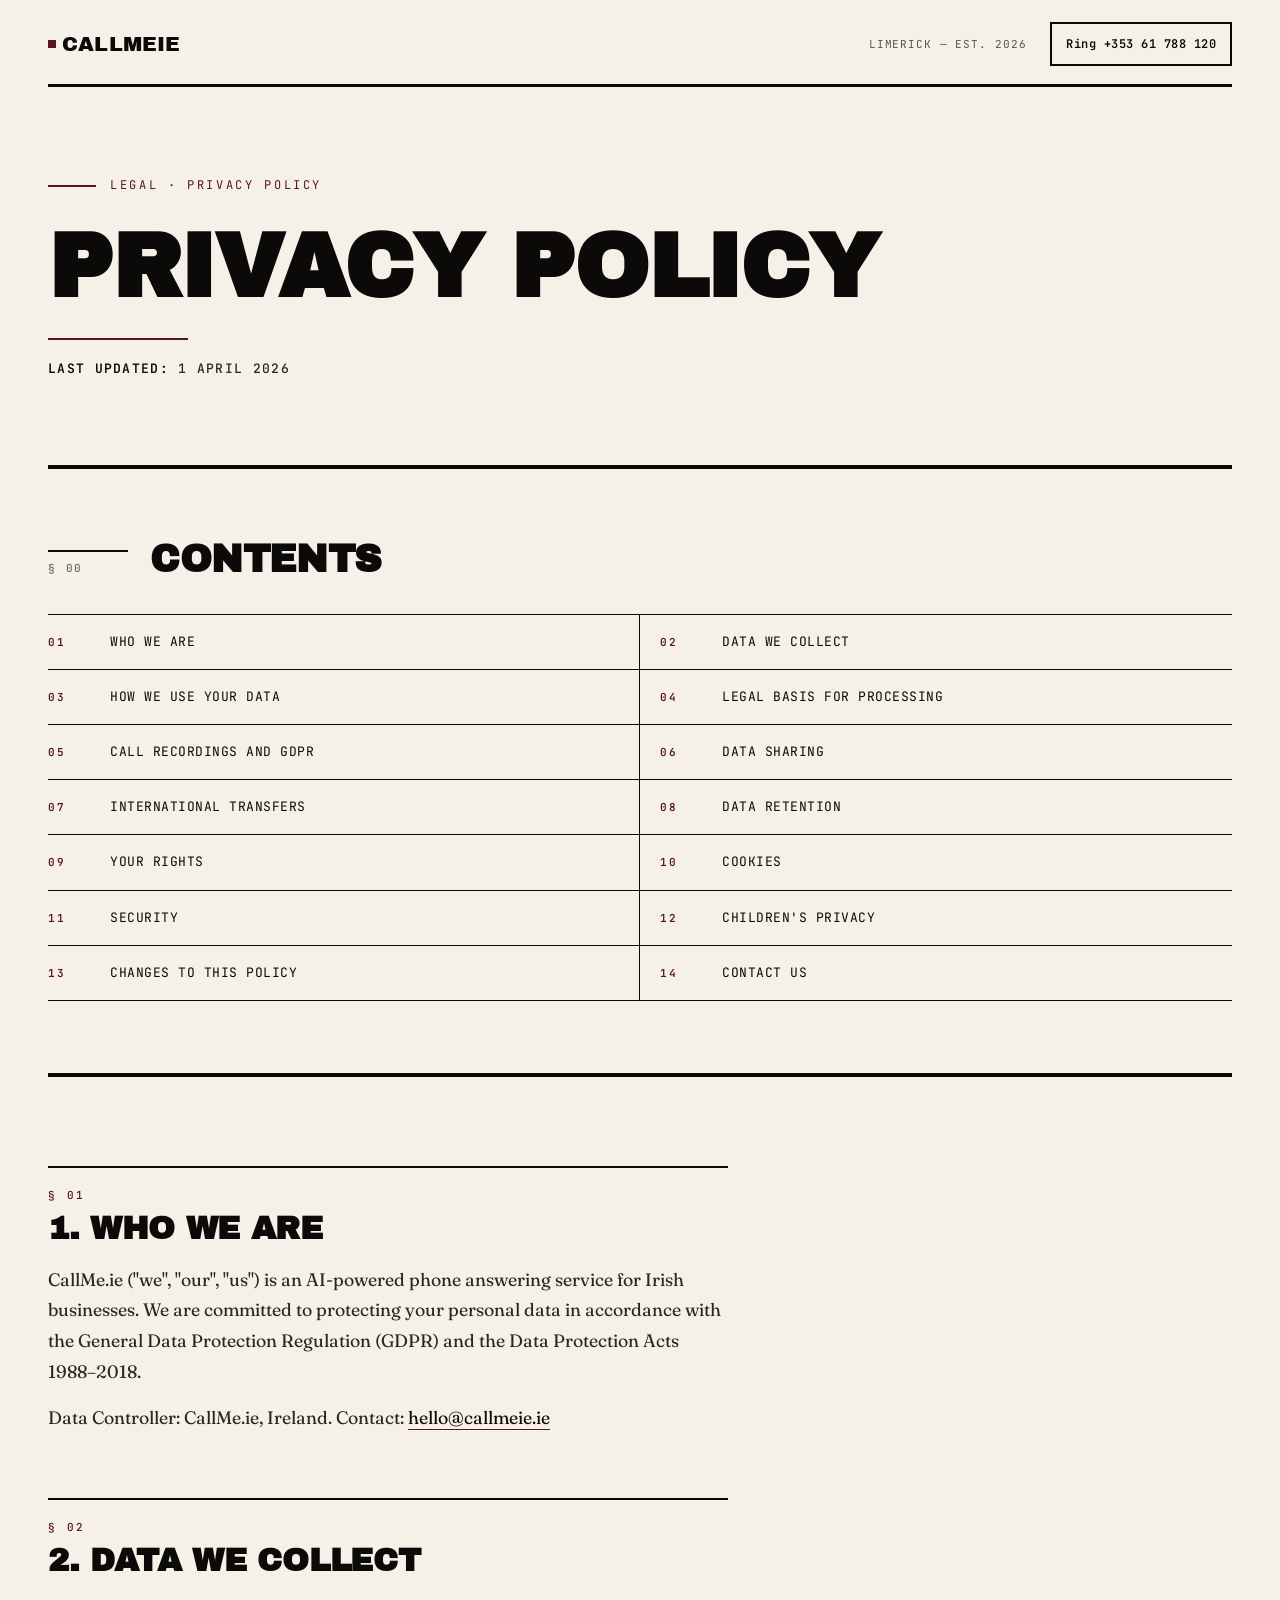
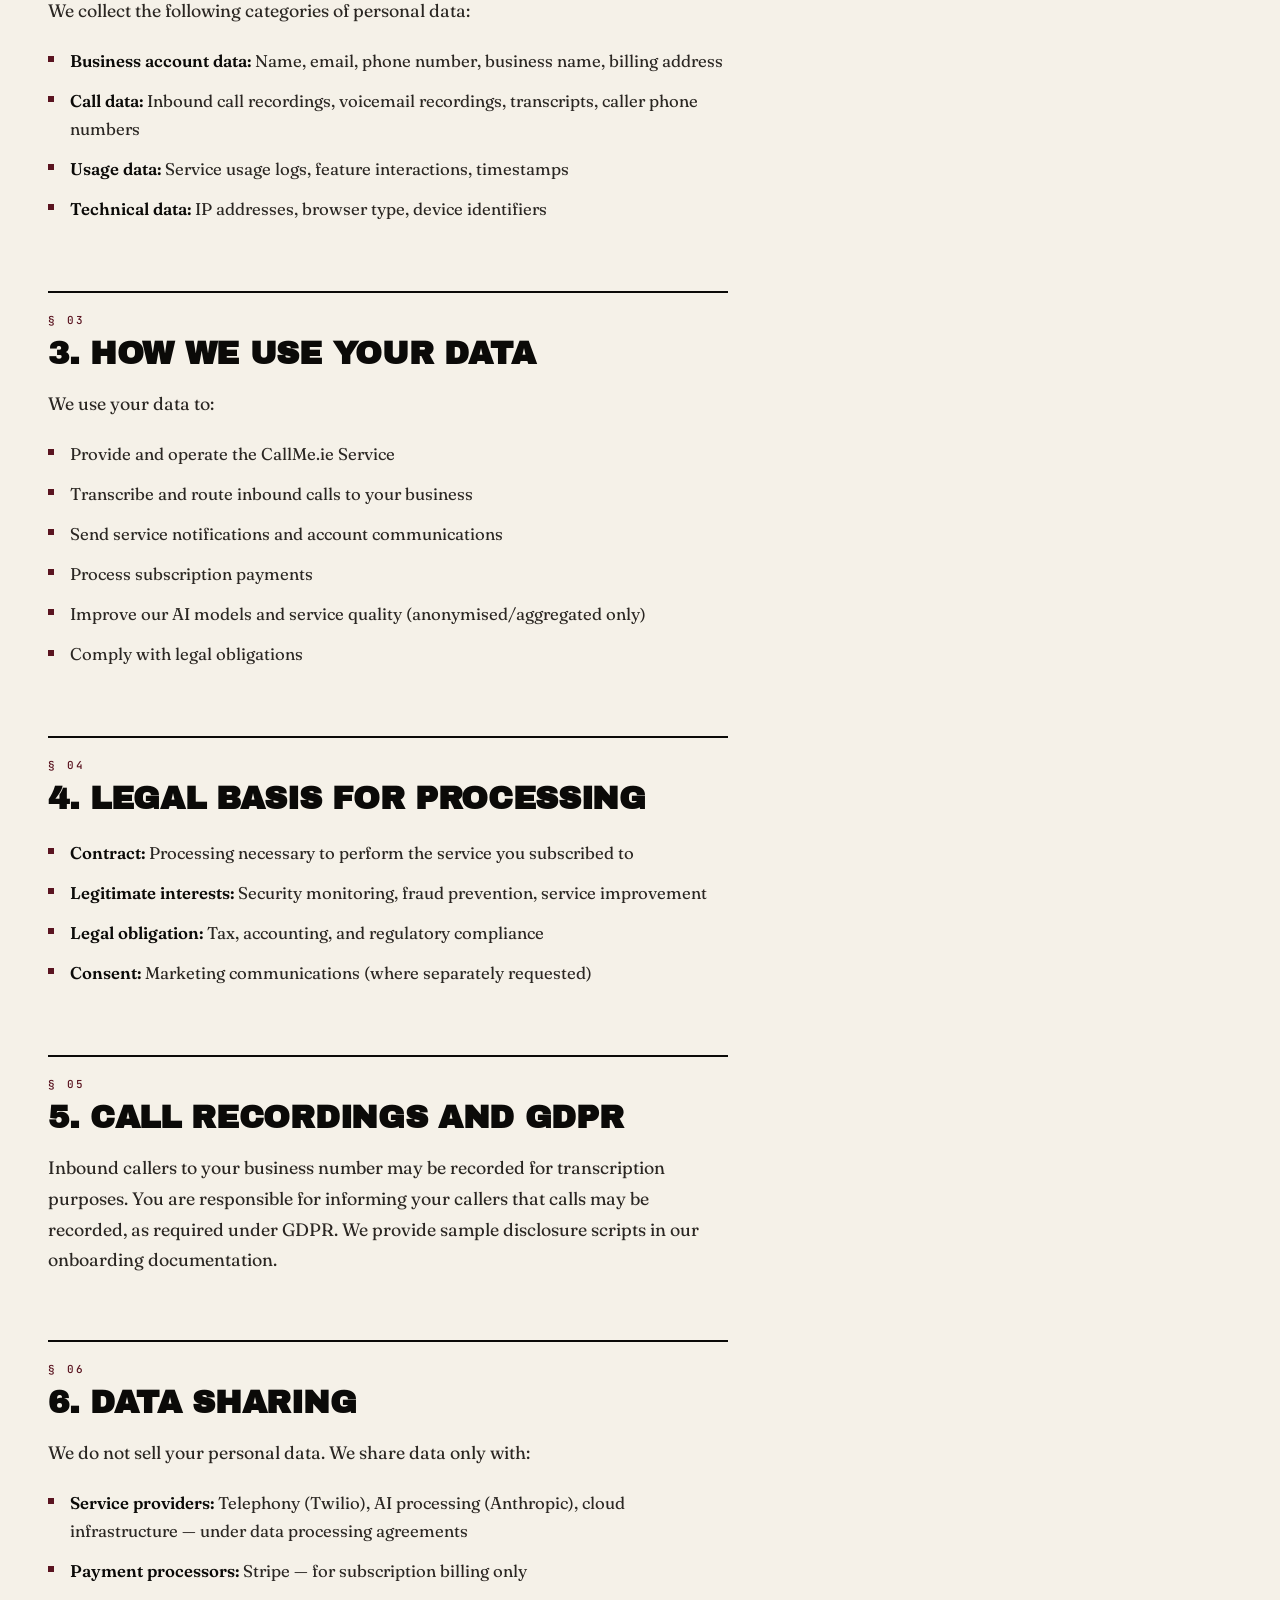
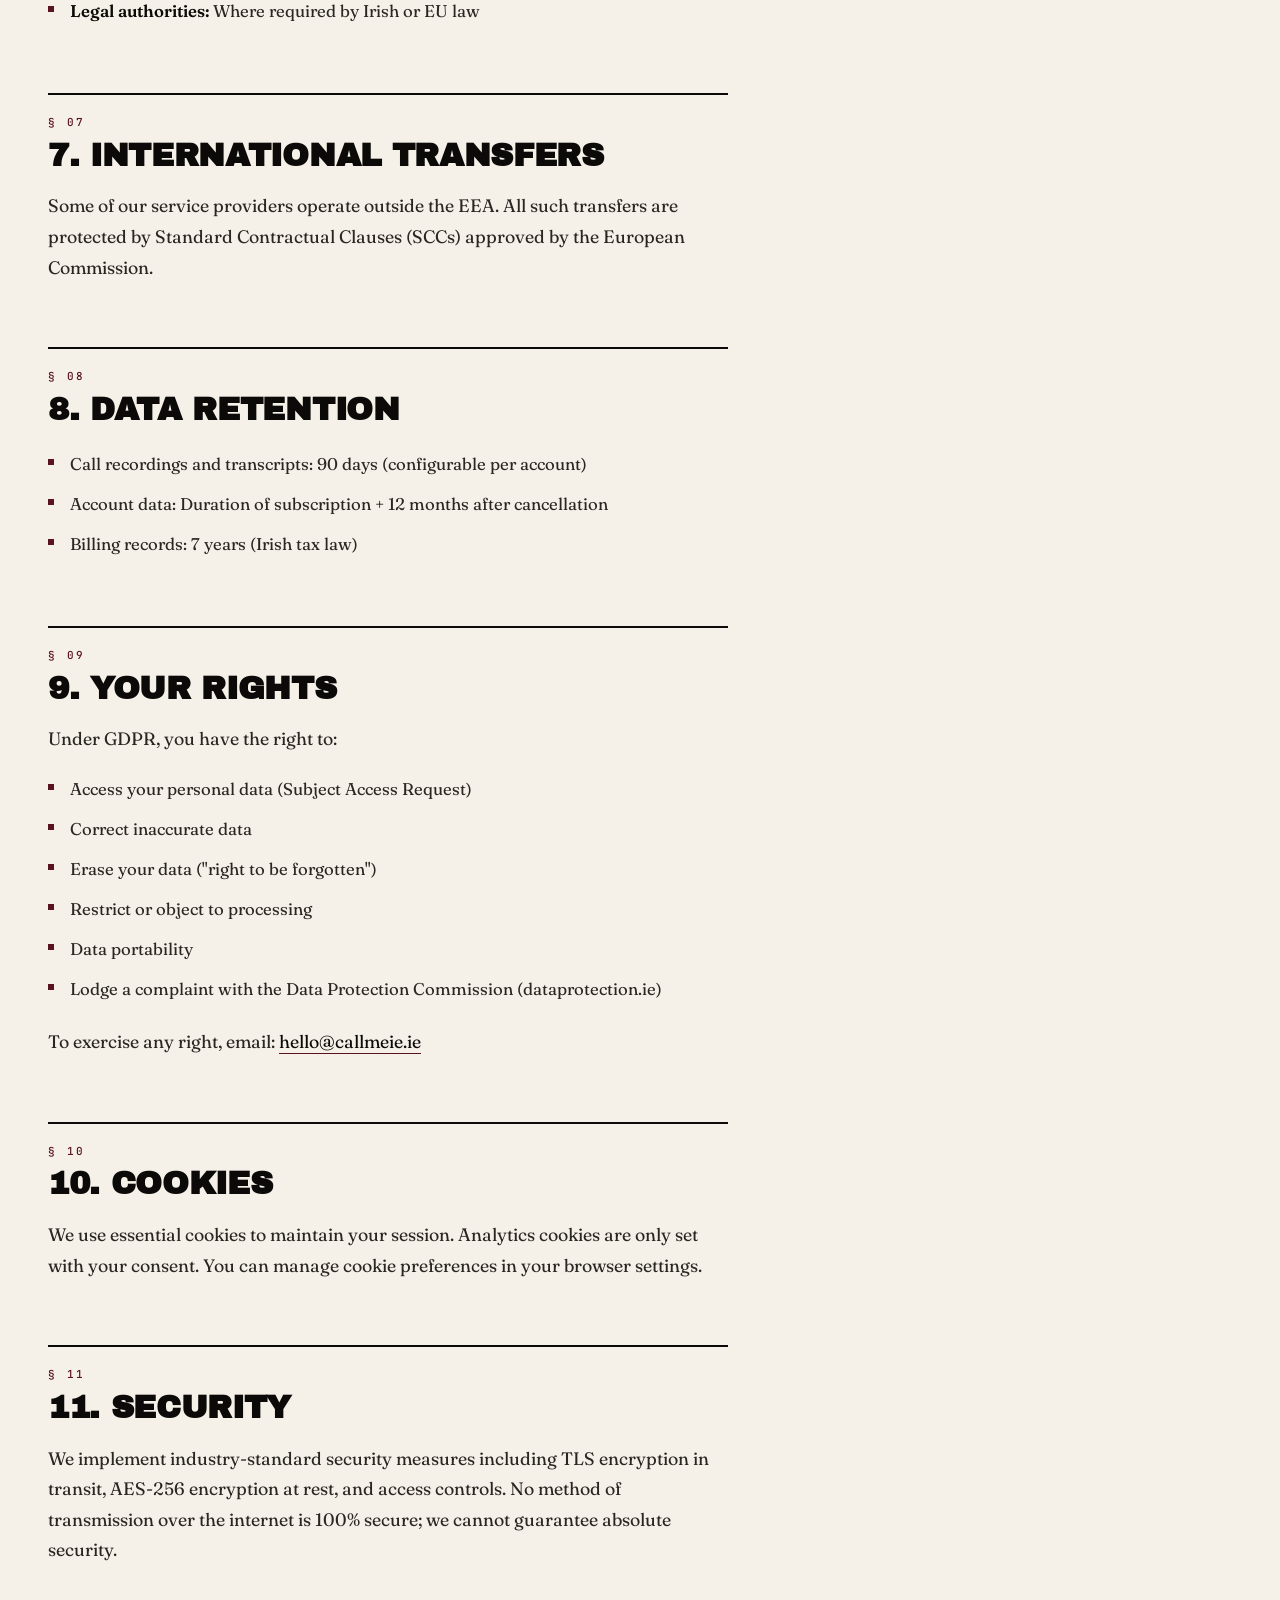
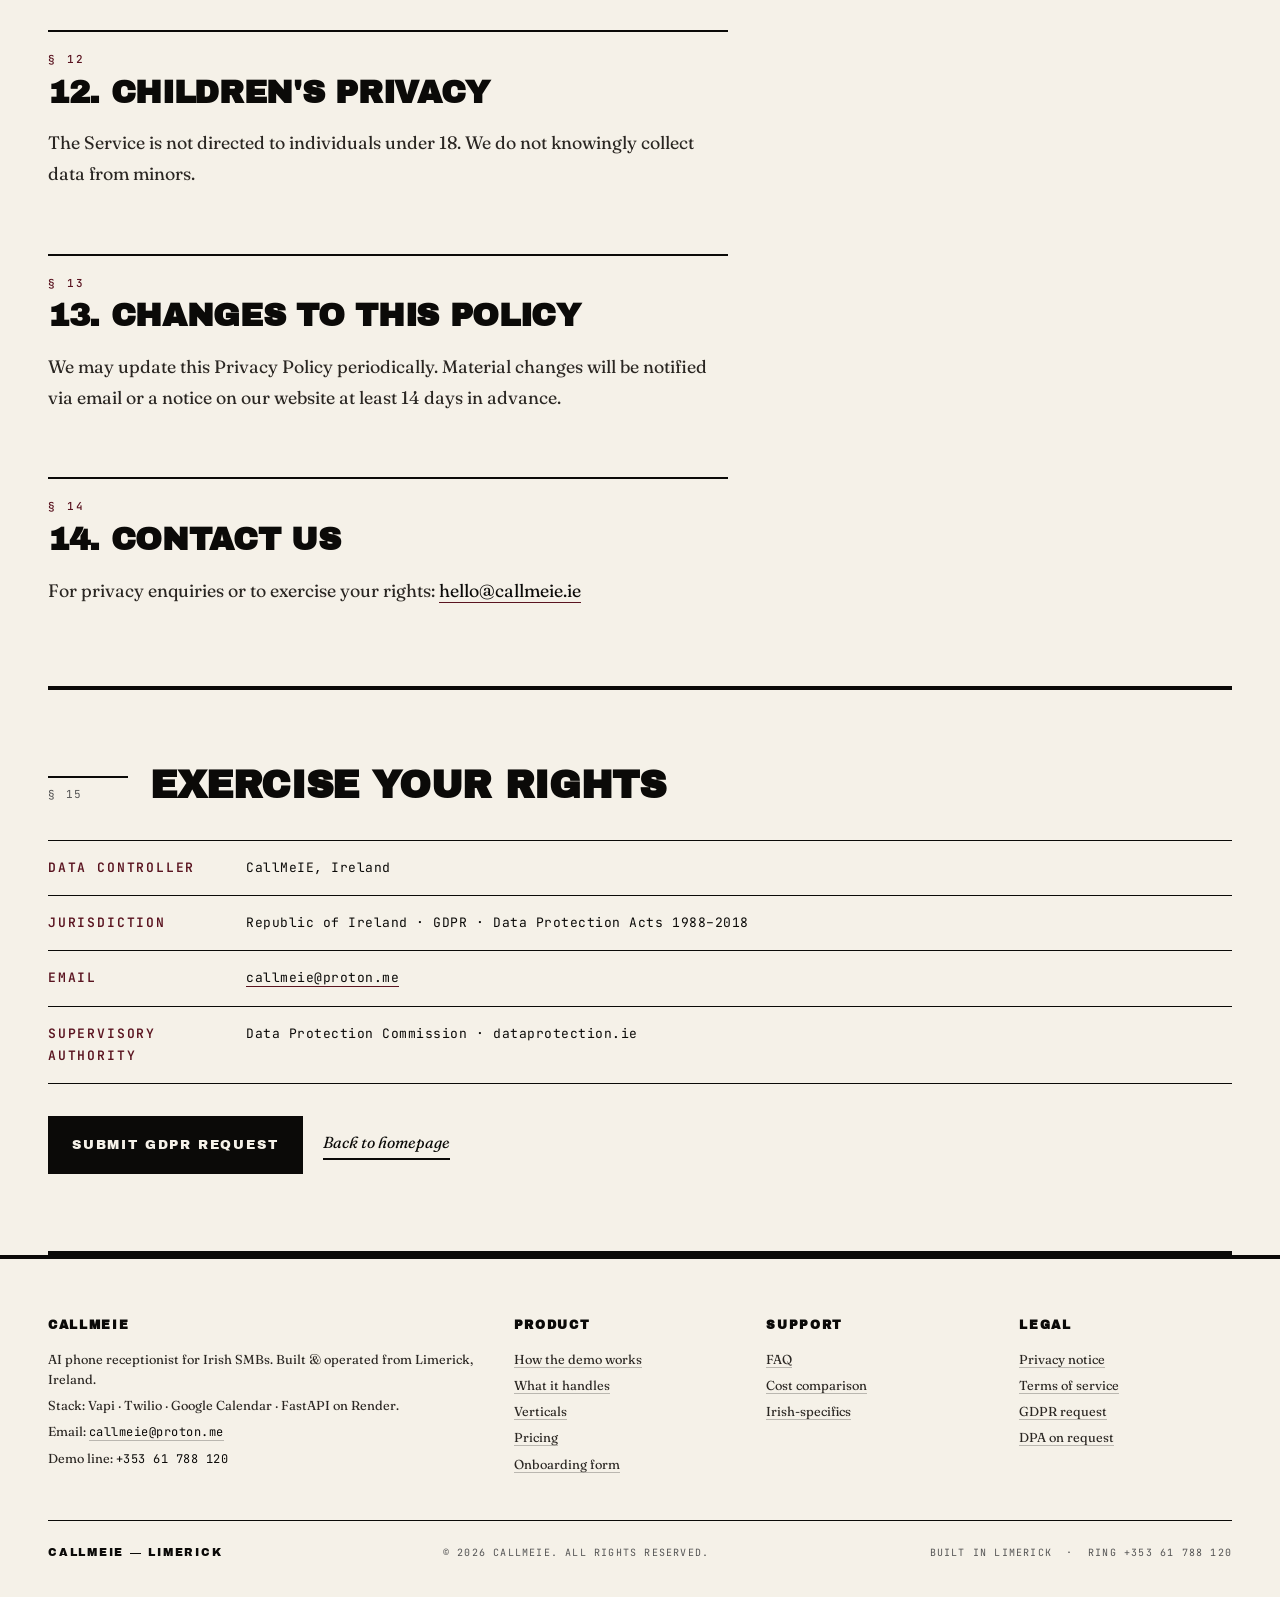
<file: privacy.html>
<!doctype html>
<html lang="en-IE">
<head>
<meta charset="utf-8" />
<meta name="viewport" content="width=device-width, initial-scale=1" />
<title>Privacy Policy — CallMeIE · Limerick</title>
<meta name="description" content="CallMeIE privacy policy. How we handle personal data, call recordings, and your rights under the GDPR and the Irish Data Protection Acts 1988–2018." />
<link rel="icon" type="image/png" sizes="512x512" href="/favicon.png">
<link rel="icon" type="image/svg+xml" href="/favicon.svg">
<link rel="apple-touch-icon" href="/favicon.png">
<link rel="alternate icon" href="/favicon.ico">

<link rel="preconnect" href="https://fonts.googleapis.com">
<link rel="preconnect" href="https://fonts.gstatic.com" crossorigin>
<link href="https://fonts.googleapis.com/css2?family=Archivo+Black&family=Fraunces:ital,opsz,wght@0,9..144,400;0,9..144,500;0,9..144,600;0,9..144,700;1,9..144,400;1,9..144,500&family=JetBrains+Mono:wght@400;500;600;700&display=swap" rel="stylesheet">

<style>
  /* CallMeIE — Privacy Policy
     Paper cream + deep ink + single burgundy accent.
     Archivo Black for H1 only · Fraunces for body/H2-H3 · JetBrains Mono for section numbers, timestamps, contact rows.
     No emoji, no gradients, no shadows, no rounded corners, 3px ink rules. */

  :root {
    --paper: #F5F1E8;
    --paper-deep: #ECE7D9;
    --ink: #0b0a08;
    --ink-soft: #2a2622;
    --ink-muted: #545454;
    --burgundy: #5A1420;
    --measure: 680px;
    --rule-heavy: 3px;
    --rule-thick: 4px;
  }

  *, *::before, *::after { box-sizing: border-box; }
  html { -webkit-text-size-adjust: 100%; scroll-behavior: smooth; }
  body {
    margin: 0; background: var(--paper); color: var(--ink);
    font-family: 'Fraunces', Georgia, 'Times New Roman', serif;
    font-optical-sizing: auto;
    font-variation-settings: "opsz" 36, "SOFT" 30;
    font-size: 18px; line-height: 1.7;
    -webkit-font-smoothing: antialiased;
  }

  a { color: inherit; }
  a:hover { text-decoration-thickness: 2px; }
  ::selection { background: var(--burgundy); color: var(--paper); }

  /* Layout scaffold */
  .page { max-width: 1280px; margin: 0 auto; padding: 0 clamp(20px, 4vw, 48px); position: relative; }

  /* Topbar — same as homepage */
  .topbar {
    position: relative; z-index: 5;
    display: flex; align-items: center; justify-content: space-between;
    padding: 22px 0 18px; border-bottom: var(--rule-heavy) solid var(--ink);
    gap: 16px;
  }
  .wordmark {
    font-family: 'Archivo Black', 'Arial Black', sans-serif;
    font-size: clamp(18px, 1.6vw, 22px); letter-spacing: 0.01em;
    text-transform: uppercase; color: var(--ink); text-decoration: none;
  }
  .wordmark__dot {
    display: inline-block; width: 8px; height: 8px;
    background: var(--burgundy); margin: 0 6px 2px 0; vertical-align: middle;
  }
  .topbar__right { display: flex; align-items: center; gap: 24px; flex-wrap: wrap; justify-content: flex-end; }
  .topbar__meta {
    font-family: 'JetBrains Mono', ui-monospace, Menlo, monospace;
    font-size: 11px; letter-spacing: 0.08em; text-transform: uppercase; color: var(--ink-muted);
  }
  @media (max-width: 720px) { .topbar__meta { display: none; } }
  .topbar__cta {
    font-family: 'JetBrains Mono', ui-monospace, monospace;
    font-size: 12px; font-weight: 600; letter-spacing: 0.04em;
    color: var(--ink); text-decoration: none;
    padding: 10px 14px; border: 2px solid var(--ink);
    transition: background 0.15s ease, color 0.15s ease;
    white-space: nowrap;
  }
  .topbar__cta:hover { background: var(--ink); color: var(--paper); }

  /* Masthead */
  .masthead {
    padding: clamp(44px, 7vw, 88px) 0 clamp(40px, 6vw, 72px);
    border-bottom: var(--rule-thick) solid var(--ink);
  }
  .masthead__kicker {
    font-family: 'JetBrains Mono', monospace;
    font-size: 12px; letter-spacing: 0.22em; text-transform: uppercase;
    color: var(--burgundy); margin-bottom: 28px;
    display: flex; align-items: center; gap: 14px;
  }
  .masthead__kicker::before {
    content: ""; display: inline-block; width: 48px; height: 2px; background: var(--burgundy);
  }
  .masthead__headline {
    font-family: 'Archivo Black', 'Arial Black', sans-serif;
    font-size: clamp(42px, 7vw, 96px); line-height: 0.96;
    letter-spacing: -0.015em; text-transform: uppercase;
    margin: 0 0 28px; color: var(--ink); max-width: 14ch;
  }
  .masthead__rule {
    border: 0; border-top: 2px solid var(--burgundy);
    width: 140px; margin: 0 0 18px;
  }
  .masthead__updated {
    font-family: 'JetBrains Mono', monospace;
    font-size: 13px; font-weight: 500; letter-spacing: 0.1em;
    text-transform: uppercase; color: var(--ink-soft);
  }
  .masthead__updated b { color: var(--ink); font-weight: 600; }

  /* Table of contents */
  .toc {
    padding: clamp(44px, 6vw, 72px) 0;
    border-bottom: var(--rule-thick) solid var(--ink);
  }
  .toc__head {
    display: grid; grid-template-columns: 80px 1fr;
    gap: 22px; align-items: baseline; margin-bottom: 36px;
  }
  @media (max-width: 640px) { .toc__head { grid-template-columns: 56px 1fr; gap: 14px; } }
  .toc__num {
    font-family: 'JetBrains Mono', monospace;
    font-size: 11px; letter-spacing: 0.16em; color: var(--ink-muted);
    padding-top: 0.6em; border-top: 2px solid var(--ink);
  }
  .toc__title {
    font-family: 'Archivo Black', sans-serif;
    font-size: clamp(24px, 3.2vw, 38px); line-height: 0.98;
    letter-spacing: -0.01em; text-transform: uppercase; margin: 0; color: var(--ink);
  }
  .toc__list {
    list-style: none; padding: 0; margin: 0;
    display: grid; grid-template-columns: 1fr 1fr; gap: 0;
    border-top: 1px solid var(--ink);
  }
  @media (max-width: 720px) { .toc__list { grid-template-columns: 1fr; } }
  .toc__item {
    border-bottom: 1px solid var(--ink);
  }
  .toc__item:nth-child(odd) { border-right: 1px solid var(--ink); }
  @media (max-width: 720px) {
    .toc__item:nth-child(odd) { border-right: 0; }
  }
  .toc__link {
    display: grid; grid-template-columns: 48px 1fr;
    align-items: baseline; gap: 14px;
    padding: 16px 20px 16px 0;
    font-family: 'JetBrains Mono', monospace;
    font-size: 13px; letter-spacing: 0.04em;
    color: var(--ink); text-decoration: none;
    transition: color 0.12s ease, background 0.12s ease;
  }
  .toc__item:nth-child(even) .toc__link { padding-left: 20px; }
  .toc__link:hover { color: var(--burgundy); background: var(--paper-deep); }
  .toc__link-num {
    color: var(--burgundy); font-weight: 600;
    font-size: 11px; letter-spacing: 0.16em;
  }
  .toc__link-label {
    font-family: 'JetBrains Mono', monospace;
    font-size: 13px; letter-spacing: 0.04em;
    text-transform: uppercase;
  }

  /* Policy body */
  .policy {
    padding: clamp(48px, 7vw, 96px) 0 clamp(40px, 5vw, 72px);
    border-bottom: var(--rule-thick) solid var(--ink);
  }
  .policy__inner {
    max-width: var(--measure);
  }
  .policy h2 {
    font-family: 'Archivo Black', sans-serif;
    font-size: clamp(22px, 3vw, 32px); line-height: 1.08;
    letter-spacing: -0.01em; text-transform: uppercase;
    margin: clamp(44px, 5vw, 64px) 0 18px;
    color: var(--ink);
    padding-top: 22px;
    border-top: 2px solid var(--ink);
    position: relative;
    scroll-margin-top: 24px;
  }
  .policy h2:first-of-type { margin-top: 0; }
  .policy h2 .sec-num {
    display: block;
    font-family: 'JetBrains Mono', monospace;
    font-size: 11px; font-weight: 500; letter-spacing: 0.22em;
    color: var(--burgundy); text-transform: uppercase;
    margin-bottom: 10px;
  }
  .policy p {
    font-family: 'Fraunces', serif;
    font-size: 18px; line-height: 1.7;
    color: var(--ink-soft); margin: 0 0 16px;
  }
  .policy p strong, .policy li strong {
    color: var(--ink); font-weight: 600;
  }
  .policy a {
    color: var(--ink);
    border-bottom: 1px solid var(--burgundy);
    text-decoration: none;
    transition: color 0.12s ease;
  }
  .policy a:hover { color: var(--burgundy); }
  .policy ul {
    list-style: none; padding: 0; margin: 0 0 20px;
  }
  .policy ul li {
    font-family: 'Fraunces', serif;
    font-size: 17px; line-height: 1.65;
    color: var(--ink-soft);
    position: relative;
    padding: 4px 0 4px 22px;
    margin: 0 0 4px;
  }
  .policy ul li::before {
    content: "";
    position: absolute;
    left: 0; top: 0.78em;
    width: 6px; height: 6px;
    background: var(--burgundy);
  }

  /* Contact block */
  .contact-block {
    padding: clamp(48px, 6vw, 88px) 0;
    border-bottom: var(--rule-thick) solid var(--ink);
  }
  .contact-block__head {
    display: grid; grid-template-columns: 80px 1fr;
    gap: 22px; align-items: baseline; margin-bottom: 36px;
  }
  @media (max-width: 640px) { .contact-block__head { grid-template-columns: 56px 1fr; gap: 14px; } }
  .contact-block__num {
    font-family: 'JetBrains Mono', monospace;
    font-size: 11px; letter-spacing: 0.16em; color: var(--ink-muted);
    padding-top: 0.6em; border-top: 2px solid var(--ink);
  }
  .contact-block__title {
    font-family: 'Archivo Black', sans-serif;
    font-size: clamp(24px, 3.2vw, 38px); line-height: 0.98;
    letter-spacing: -0.01em; text-transform: uppercase; margin: 0; color: var(--ink);
  }
  .contact-list {
    list-style: none; padding: 0; margin: 0;
    border-top: 1px solid var(--ink);
  }
  .contact-list li {
    display: grid; grid-template-columns: 180px 1fr;
    gap: 18px; align-items: baseline;
    padding: 16px 0; border-bottom: 1px solid var(--ink);
    font-family: 'JetBrains Mono', monospace;
    font-size: 13px; letter-spacing: 0.06em; text-transform: uppercase;
    color: var(--ink);
  }
  @media (max-width: 640px) {
    .contact-list li { grid-template-columns: 1fr; gap: 4px; }
  }
  .contact-list__label {
    color: var(--burgundy); font-weight: 600; letter-spacing: 0.14em;
  }
  .contact-list__value {
    color: var(--ink); letter-spacing: 0.04em; text-transform: none;
    word-break: break-word;
  }
  .contact-list__value a {
    color: var(--ink); border-bottom: 1px solid var(--burgundy); text-decoration: none;
  }
  .contact-list__value a:hover { color: var(--burgundy); }
  .contact-cta {
    margin-top: 32px;
    display: flex; gap: 20px; flex-wrap: wrap; align-items: center;
  }
  .btn-primary {
    font-family: 'Archivo Black', sans-serif;
    font-size: 13px; letter-spacing: 0.14em; text-transform: uppercase;
    color: var(--paper); background: var(--ink);
    padding: 16px 22px; text-decoration: none;
    border: 2px solid var(--ink);
    transition: background 0.15s ease, color 0.15s ease, border-color 0.15s ease;
    display: inline-block;
  }
  .btn-primary:hover { background: var(--burgundy); border-color: var(--burgundy); color: var(--paper); }
  .btn-secondary {
    font-family: 'Fraunces', serif; font-style: italic;
    font-size: 16px; color: var(--ink);
    text-decoration: none; border-bottom: 2px solid var(--ink);
    padding-bottom: 2px;
  }
  .btn-secondary:hover { color: var(--burgundy); border-bottom-color: var(--burgundy); }

  /* Footer — matches homepage */
  footer {
    background: var(--paper); padding: 56px 0 36px;
    border-top: var(--rule-thick) solid var(--ink);
    font-family: 'JetBrains Mono', monospace;
    font-size: 11px; letter-spacing: 0.08em; text-transform: uppercase; color: var(--ink-muted);
  }
  .footer-grid {
    display: grid; grid-template-columns: 2fr 1fr 1fr 1fr;
    gap: 40px; margin-bottom: 40px;
  }
  @media (max-width: 860px) { .footer-grid { grid-template-columns: 1fr 1fr; gap: 28px; } }
  @media (max-width: 520px) { .footer-grid { grid-template-columns: 1fr; } }
  .footer-col h4 {
    font-family: 'Archivo Black', sans-serif;
    font-size: 12px; letter-spacing: 0.14em; text-transform: uppercase;
    color: var(--ink); margin: 0 0 14px;
  }
  .footer-col p, .footer-col li {
    font-family: 'Fraunces', serif; font-size: 13px; line-height: 1.55;
    letter-spacing: 0; text-transform: none; color: var(--ink-soft); margin: 0 0 6px;
  }
  .footer-col ul { list-style: none; padding: 0; margin: 0; }
  .footer-col a { color: inherit; text-decoration: none; border-bottom: 1px solid rgba(11,10,8,0.25); }
  .footer-col a:hover { border-bottom-color: var(--ink); }
  .footer-col .mono-val {
    font-family: 'JetBrains Mono', monospace; font-size: 12px; letter-spacing: 0.04em;
    color: var(--ink); text-transform: none;
  }
  .footer-legal {
    border-top: 1px solid var(--ink); padding-top: 22px;
    display: flex; justify-content: space-between; align-items: baseline;
    gap: 24px; flex-wrap: wrap;
    font-family: 'JetBrains Mono', monospace;
    font-size: 10px; letter-spacing: 0.12em; color: var(--ink-muted);
  }
  .footer-legal__wordmark {
    font-family: 'Archivo Black', sans-serif;
    color: var(--ink); font-size: 11px; letter-spacing: 0.16em;
  }
</style>

<!-- mobile-fit-safety -->
<style>
html { overflow-x: hidden; }
body { max-width: 100vw; overflow-x: hidden; }
*, *::before, *::after { box-sizing: border-box; }
* { min-width: 0; }
img, video, iframe, svg, canvas { max-width: 100%; height: auto; display: block; }
@media (max-width: 640px) {
  [class*="grid"], [class*="cols"], [class*="row"], [class*="columns"] { grid-template-columns: 1fr !important; flex-direction: column !important; }
  [class*="container"] { max-width: 100% !important; padding-inline: 16px !important; }
  section, header, main, footer, article, aside, nav { max-width: 100% !important; padding-inline: clamp(12px, 4vw, 24px) !important; }
  h1 { font-size: clamp(30px, 8vw, 44px) !important; line-height: 1.05 !important; }
  h2 { font-size: clamp(24px, 6vw, 34px) !important; }
}
</style>
</head>

<body>

<div class="page">

  <!-- TOPBAR -->
  <header class="topbar" role="banner">
    <a class="wordmark" href="/" aria-label="CallMeIE — home">
      <span class="wordmark__dot" aria-hidden="true"></span>CallMeIE
    </a>
    <div class="topbar__right">
      <span class="topbar__meta">Limerick — Est. 2026</span>
      <a class="topbar__cta" href="tel:+35361788120">Ring +353 61 788 120</a>
    </div>
  </header>

  <!-- MASTHEAD -->
  <section class="masthead" aria-labelledby="privacy-title">
    <div class="masthead__kicker">Legal · Privacy Policy</div>
    <h1 id="privacy-title" class="masthead__headline">Privacy Policy</h1>
    <hr class="masthead__rule" />
    <p class="masthead__updated"><b>Last updated:</b> 1 April 2026</p>
  </section>

  <!-- TABLE OF CONTENTS -->
  <section class="toc" aria-labelledby="toc-title">
    <div class="toc__head">
      <div class="toc__num">§ 00</div>
      <h2 id="toc-title" class="toc__title">Contents</h2>
    </div>
    <ol class="toc__list">
      <li class="toc__item"><a class="toc__link" href="#s1"><span class="toc__link-num">01</span><span class="toc__link-label">Who We Are</span></a></li>
      <li class="toc__item"><a class="toc__link" href="#s2"><span class="toc__link-num">02</span><span class="toc__link-label">Data We Collect</span></a></li>
      <li class="toc__item"><a class="toc__link" href="#s3"><span class="toc__link-num">03</span><span class="toc__link-label">How We Use Your Data</span></a></li>
      <li class="toc__item"><a class="toc__link" href="#s4"><span class="toc__link-num">04</span><span class="toc__link-label">Legal Basis for Processing</span></a></li>
      <li class="toc__item"><a class="toc__link" href="#s5"><span class="toc__link-num">05</span><span class="toc__link-label">Call Recordings and GDPR</span></a></li>
      <li class="toc__item"><a class="toc__link" href="#s6"><span class="toc__link-num">06</span><span class="toc__link-label">Data Sharing</span></a></li>
      <li class="toc__item"><a class="toc__link" href="#s7"><span class="toc__link-num">07</span><span class="toc__link-label">International Transfers</span></a></li>
      <li class="toc__item"><a class="toc__link" href="#s8"><span class="toc__link-num">08</span><span class="toc__link-label">Data Retention</span></a></li>
      <li class="toc__item"><a class="toc__link" href="#s9"><span class="toc__link-num">09</span><span class="toc__link-label">Your Rights</span></a></li>
      <li class="toc__item"><a class="toc__link" href="#s10"><span class="toc__link-num">10</span><span class="toc__link-label">Cookies</span></a></li>
      <li class="toc__item"><a class="toc__link" href="#s11"><span class="toc__link-num">11</span><span class="toc__link-label">Security</span></a></li>
      <li class="toc__item"><a class="toc__link" href="#s12"><span class="toc__link-num">12</span><span class="toc__link-label">Children's Privacy</span></a></li>
      <li class="toc__item"><a class="toc__link" href="#s13"><span class="toc__link-num">13</span><span class="toc__link-label">Changes to This Policy</span></a></li>
      <li class="toc__item"><a class="toc__link" href="#s14"><span class="toc__link-num">14</span><span class="toc__link-label">Contact Us</span></a></li>
    </ol>
  </section>

  <!-- POLICY BODY -->
  <section class="policy" aria-label="Privacy policy text">
    <div class="policy__inner">

      <h2 id="s1"><span class="sec-num">§ 01</span>1. Who We Are</h2>
      <p>CallMe.ie ("we", "our", "us") is an AI-powered phone answering service for Irish businesses. We are committed to protecting your personal data in accordance with the General Data Protection Regulation (GDPR) and the Data Protection Acts 1988–2018.</p>
      <p>Data Controller: CallMe.ie, Ireland. Contact: <a href="mailto:hello@callmeie.ie">hello@callmeie.ie</a></p>

      <h2 id="s2"><span class="sec-num">§ 02</span>2. Data We Collect</h2>
      <p>We collect the following categories of personal data:</p>
      <ul>
        <li><strong>Business account data:</strong> Name, email, phone number, business name, billing address</li>
        <li><strong>Call data:</strong> Inbound call recordings, voicemail recordings, transcripts, caller phone numbers</li>
        <li><strong>Usage data:</strong> Service usage logs, feature interactions, timestamps</li>
        <li><strong>Technical data:</strong> IP addresses, browser type, device identifiers</li>
      </ul>

      <h2 id="s3"><span class="sec-num">§ 03</span>3. How We Use Your Data</h2>
      <p>We use your data to:</p>
      <ul>
        <li>Provide and operate the CallMe.ie Service</li>
        <li>Transcribe and route inbound calls to your business</li>
        <li>Send service notifications and account communications</li>
        <li>Process subscription payments</li>
        <li>Improve our AI models and service quality (anonymised/aggregated only)</li>
        <li>Comply with legal obligations</li>
      </ul>

      <h2 id="s4"><span class="sec-num">§ 04</span>4. Legal Basis for Processing</h2>
      <ul>
        <li><strong>Contract:</strong> Processing necessary to perform the service you subscribed to</li>
        <li><strong>Legitimate interests:</strong> Security monitoring, fraud prevention, service improvement</li>
        <li><strong>Legal obligation:</strong> Tax, accounting, and regulatory compliance</li>
        <li><strong>Consent:</strong> Marketing communications (where separately requested)</li>
      </ul>

      <h2 id="s5"><span class="sec-num">§ 05</span>5. Call Recordings and GDPR</h2>
      <p>Inbound callers to your business number may be recorded for transcription purposes. You are responsible for informing your callers that calls may be recorded, as required under GDPR. We provide sample disclosure scripts in our onboarding documentation.</p>

      <h2 id="s6"><span class="sec-num">§ 06</span>6. Data Sharing</h2>
      <p>We do not sell your personal data. We share data only with:</p>
      <ul>
        <li><strong>Service providers:</strong> Telephony (Twilio), AI processing (Anthropic), cloud infrastructure — under data processing agreements</li>
        <li><strong>Payment processors:</strong> Stripe — for subscription billing only</li>
        <li><strong>Legal authorities:</strong> Where required by Irish or EU law</li>
      </ul>

      <h2 id="s7"><span class="sec-num">§ 07</span>7. International Transfers</h2>
      <p>Some of our service providers operate outside the EEA. All such transfers are protected by Standard Contractual Clauses (SCCs) approved by the European Commission.</p>

      <h2 id="s8"><span class="sec-num">§ 08</span>8. Data Retention</h2>
      <ul>
        <li>Call recordings and transcripts: 90 days (configurable per account)</li>
        <li>Account data: Duration of subscription + 12 months after cancellation</li>
        <li>Billing records: 7 years (Irish tax law)</li>
      </ul>

      <h2 id="s9"><span class="sec-num">§ 09</span>9. Your Rights</h2>
      <p>Under GDPR, you have the right to:</p>
      <ul>
        <li>Access your personal data (Subject Access Request)</li>
        <li>Correct inaccurate data</li>
        <li>Erase your data ("right to be forgotten")</li>
        <li>Restrict or object to processing</li>
        <li>Data portability</li>
        <li>Lodge a complaint with the Data Protection Commission (dataprotection.ie)</li>
      </ul>
      <p>To exercise any right, email: <a href="mailto:hello@callmeie.ie">hello@callmeie.ie</a></p>

      <h2 id="s10"><span class="sec-num">§ 10</span>10. Cookies</h2>
      <p>We use essential cookies to maintain your session. Analytics cookies are only set with your consent. You can manage cookie preferences in your browser settings.</p>

      <h2 id="s11"><span class="sec-num">§ 11</span>11. Security</h2>
      <p>We implement industry-standard security measures including TLS encryption in transit, AES-256 encryption at rest, and access controls. No method of transmission over the internet is 100% secure; we cannot guarantee absolute security.</p>

      <h2 id="s12"><span class="sec-num">§ 12</span>12. Children's Privacy</h2>
      <p>The Service is not directed to individuals under 18. We do not knowingly collect data from minors.</p>

      <h2 id="s13"><span class="sec-num">§ 13</span>13. Changes to This Policy</h2>
      <p>We may update this Privacy Policy periodically. Material changes will be notified via email or a notice on our website at least 14 days in advance.</p>

      <h2 id="s14"><span class="sec-num">§ 14</span>14. Contact Us</h2>
      <p>For privacy enquiries or to exercise your rights: <a href="mailto:hello@callmeie.ie">hello@callmeie.ie</a></p>

    </div>
  </section>

  <!-- CONTACT BLOCK -->
  <section class="contact-block" aria-labelledby="contact-title">
    <div class="contact-block__head">
      <div class="contact-block__num">§ 15</div>
      <h2 id="contact-title" class="contact-block__title">Exercise Your Rights</h2>
    </div>
    <ul class="contact-list">
      <li>
        <span class="contact-list__label">Data Controller</span>
        <span class="contact-list__value">CallMeIE, Ireland</span>
      </li>
      <li>
        <span class="contact-list__label">Jurisdiction</span>
        <span class="contact-list__value">Republic of Ireland · GDPR · Data Protection Acts 1988–2018</span>
      </li>
      <li>
        <span class="contact-list__label">Email</span>
        <span class="contact-list__value"><a href="mailto:callmeie@proton.me">callmeie@proton.me</a></span>
      </li>
      <li>
        <span class="contact-list__label">Supervisory Authority</span>
        <span class="contact-list__value">Data Protection Commission · dataprotection.ie</span>
      </li>
    </ul>
    <div class="contact-cta">
      <a class="btn-primary" href="mailto:callmeie@proton.me?subject=GDPR%20Data%20Request&body=Hello%2C%0A%0AI%20am%20submitting%20a%20GDPR%20request%20in%20relation%20to%20personal%20data%20held%20by%20CallMeIE.%0A%0ARequest%20type%20(access%20%2F%20rectification%20%2F%20erasure%20%2F%20portability%20%2F%20restriction%20%2F%20objection)%3A%0A%0ADetails%3A%0A%0AThank%20you.">Submit GDPR Request</a>
      <a class="btn-secondary" href="/">Back to homepage</a>
    </div>
  </section>

</div>

<!-- FOOTER -->
<footer role="contentinfo">
  <div class="page">
    <div class="footer-grid">
      <div class="footer-col">
        <h4>CallMeIE</h4>
        <p>AI phone receptionist for Irish SMBs. Built &amp; operated from Limerick, Ireland.</p>
        <p>Stack: Vapi · Twilio · Google Calendar · FastAPI on Render.</p>
        <p>Email: <a href="mailto:callmeie@proton.me" class="mono-val">callmeie@proton.me</a></p>
        <p>Demo line: <span class="mono-val">+353 61 788 120</span></p>
      </div>
      <div class="footer-col">
        <h4>Product</h4>
        <ul>
          <li><a href="/#how-demo-works">How the demo works</a></li>
          <li><a href="/#handles">What it handles</a></li>
          <li><a href="/#verticals">Verticals</a></li>
          <li><a href="/#pricing">Pricing</a></li>
          <li><a href="/onboard.html">Onboarding form</a></li>
        </ul>
      </div>
      <div class="footer-col">
        <h4>Support</h4>
        <ul>
          <li><a href="/#faq">FAQ</a></li>
          <li><a href="/#cost">Cost comparison</a></li>
          <li><a href="/#irish">Irish-specifics</a></li>
        </ul>
      </div>
      <div class="footer-col">
        <h4>Legal</h4>
        <ul>
          <li><a href="/privacy.html">Privacy notice</a></li>
          <li><a href="/terms.html">Terms of service</a></li>
          <li><a href="mailto:callmeie@proton.me?subject=GDPR%20data%20request">GDPR request</a></li>
          <li><a href="mailto:callmeie@proton.me?subject=DPA%20request">DPA on request</a></li>
        </ul>
      </div>
    </div>
    <div class="footer-legal">
      <span class="footer-legal__wordmark">CALLMEIE &mdash; LIMERICK</span>
      <span>© 2026 CallMeIE. All rights reserved.</span>
      <span>Built in Limerick &nbsp;·&nbsp; Ring +353 61 788 120</span>
    </div>
  </div>
</footer>

</body>
</html>
</file>
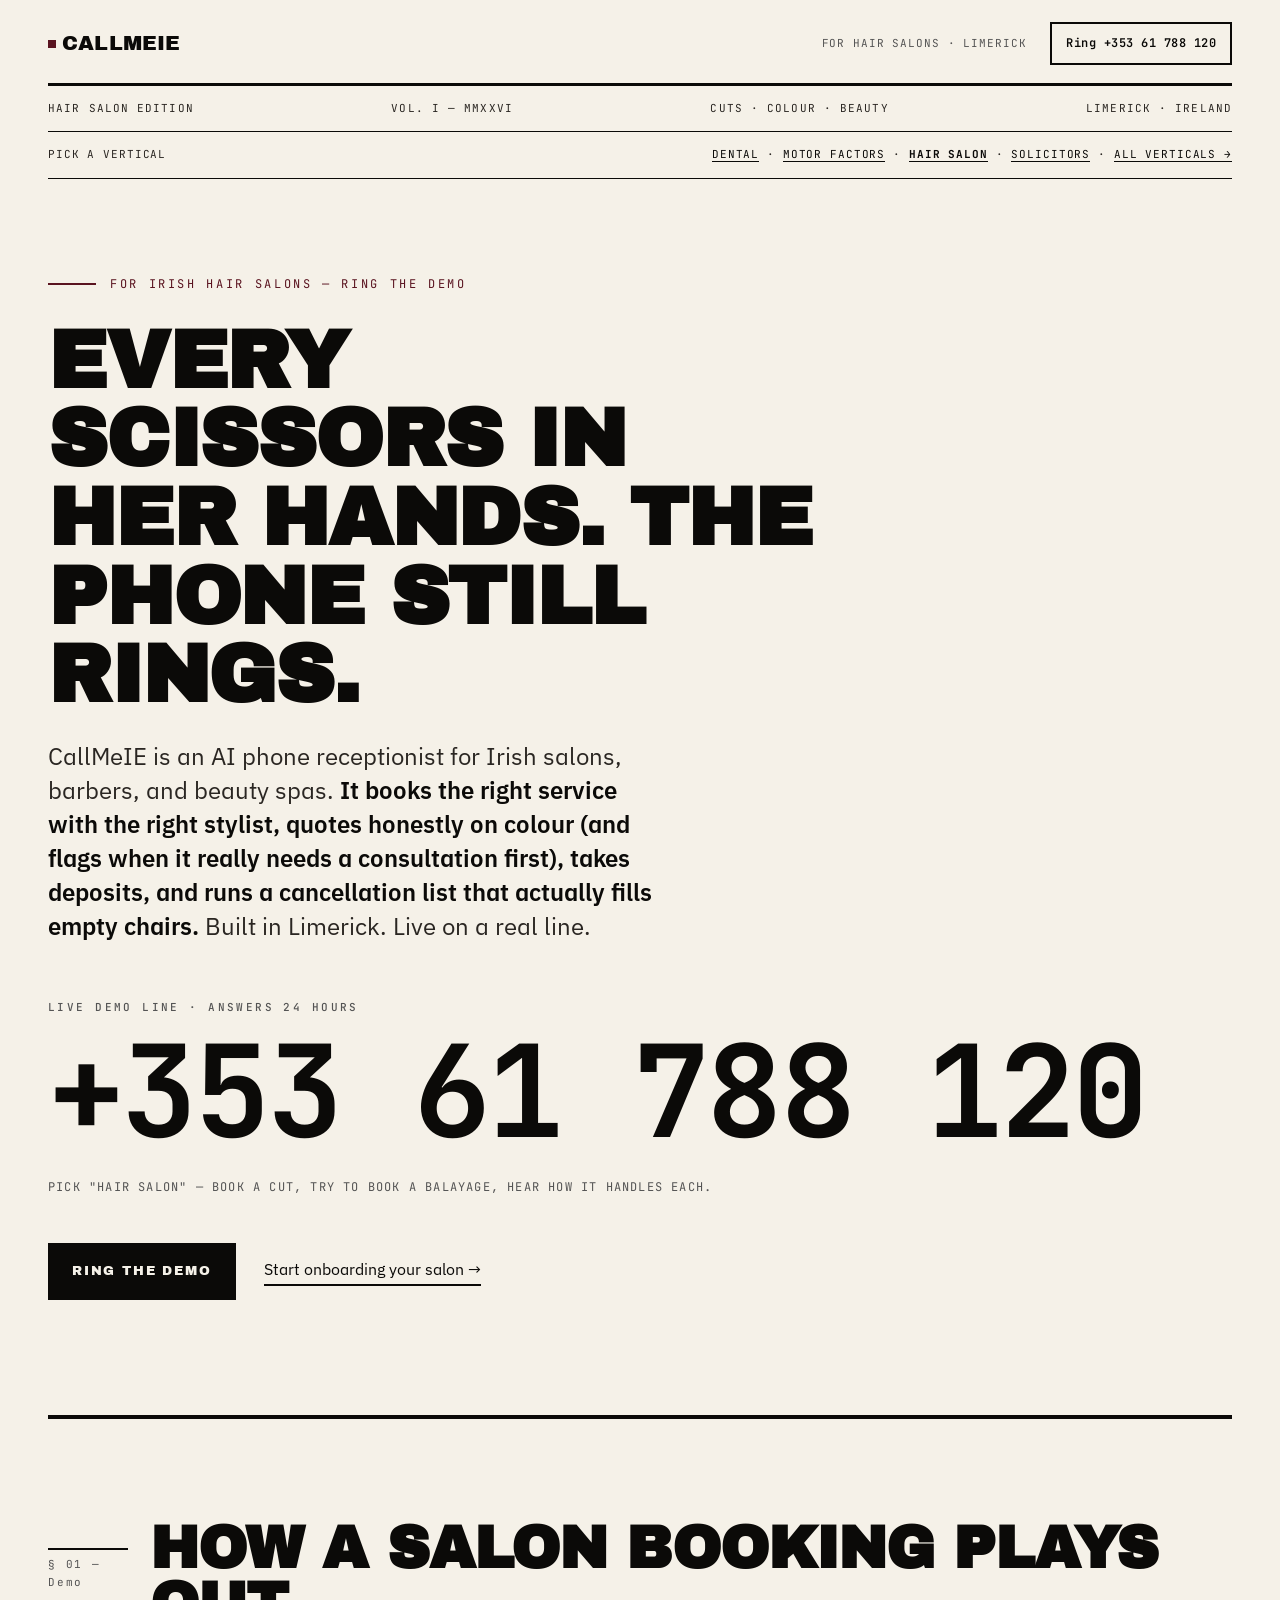
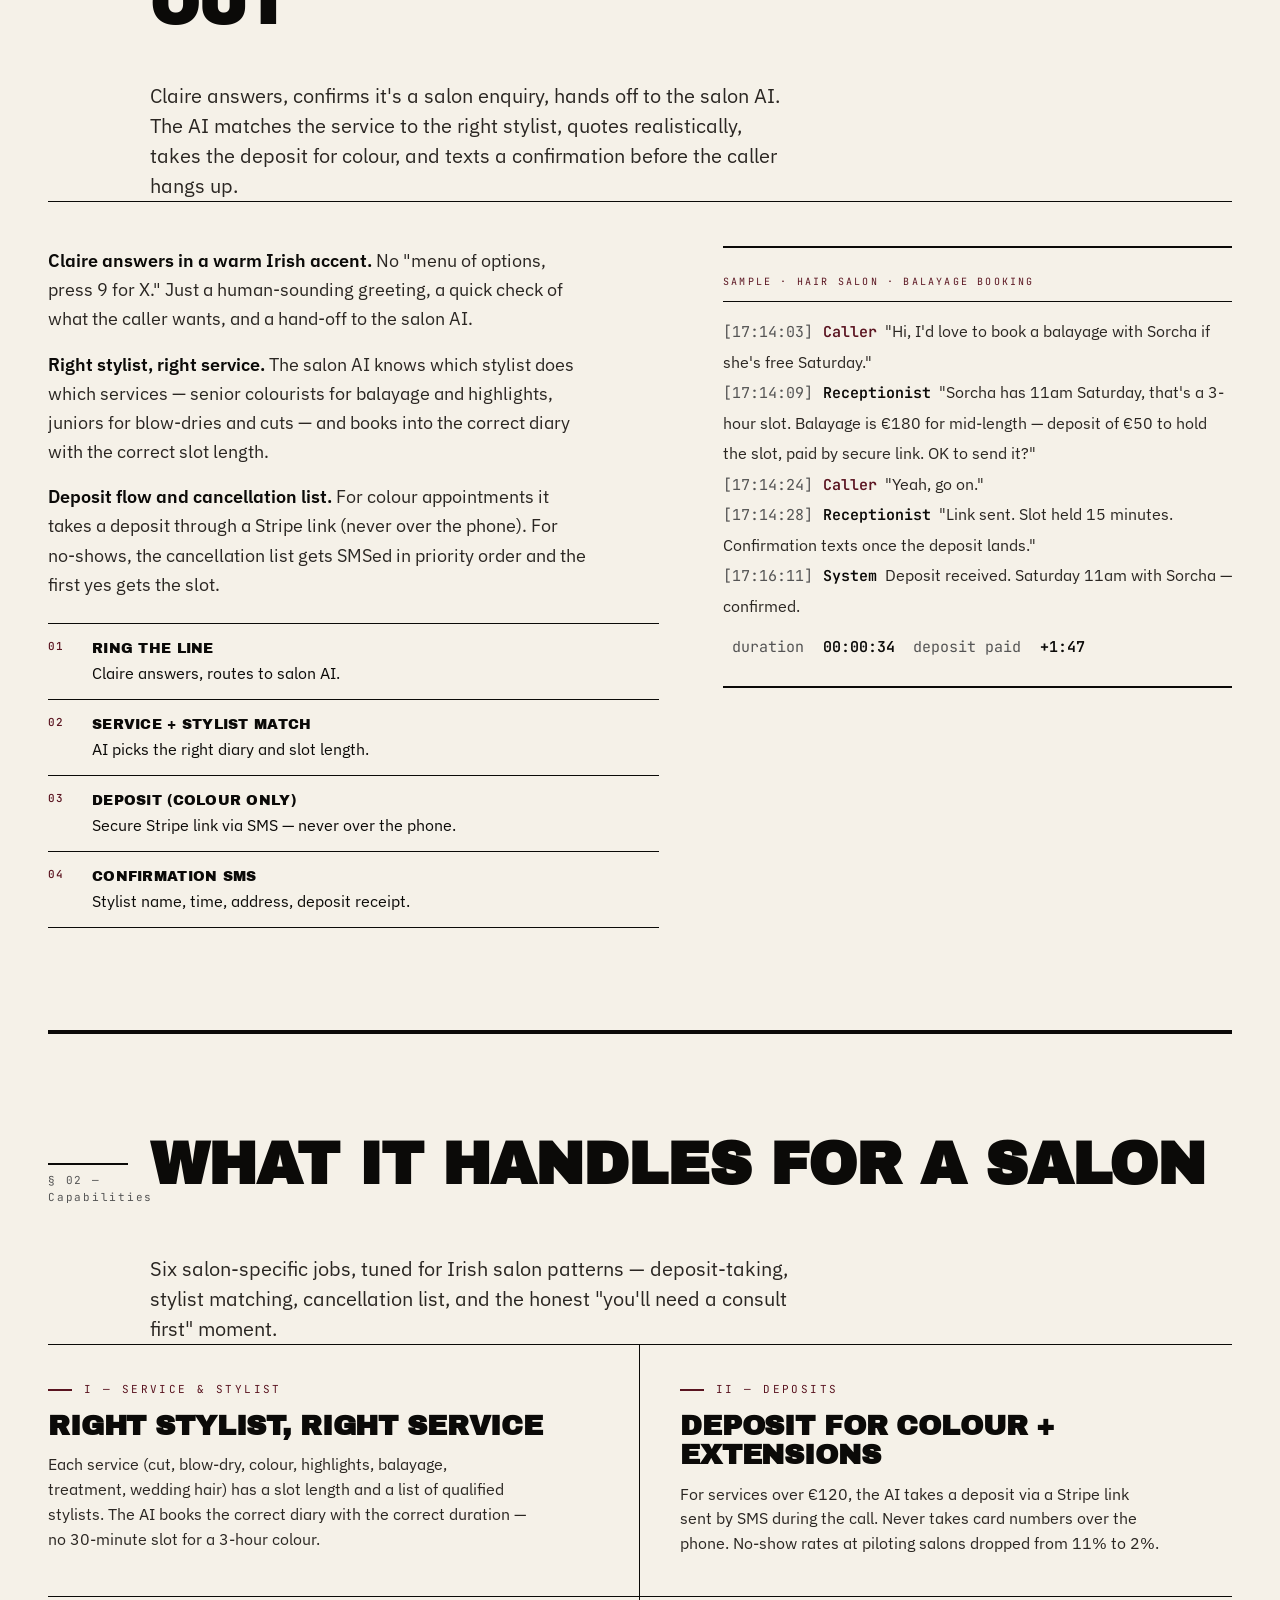
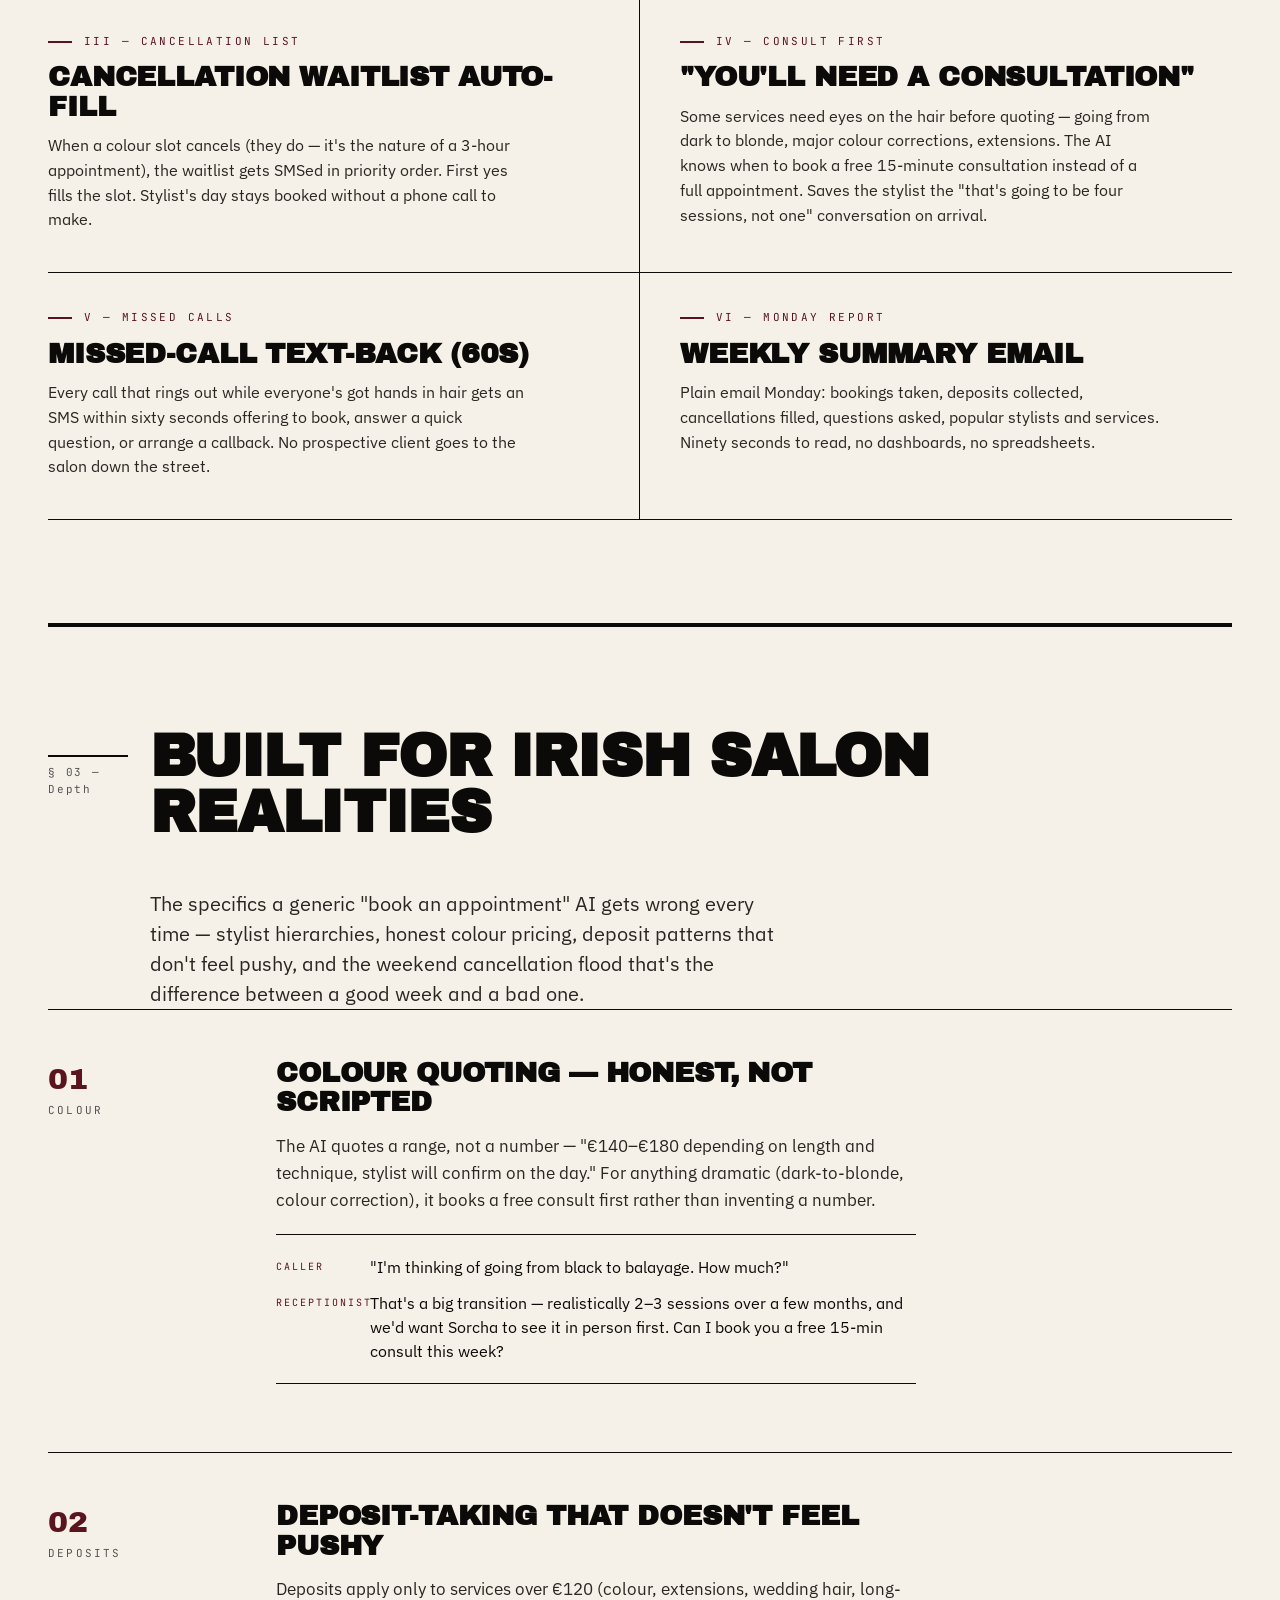
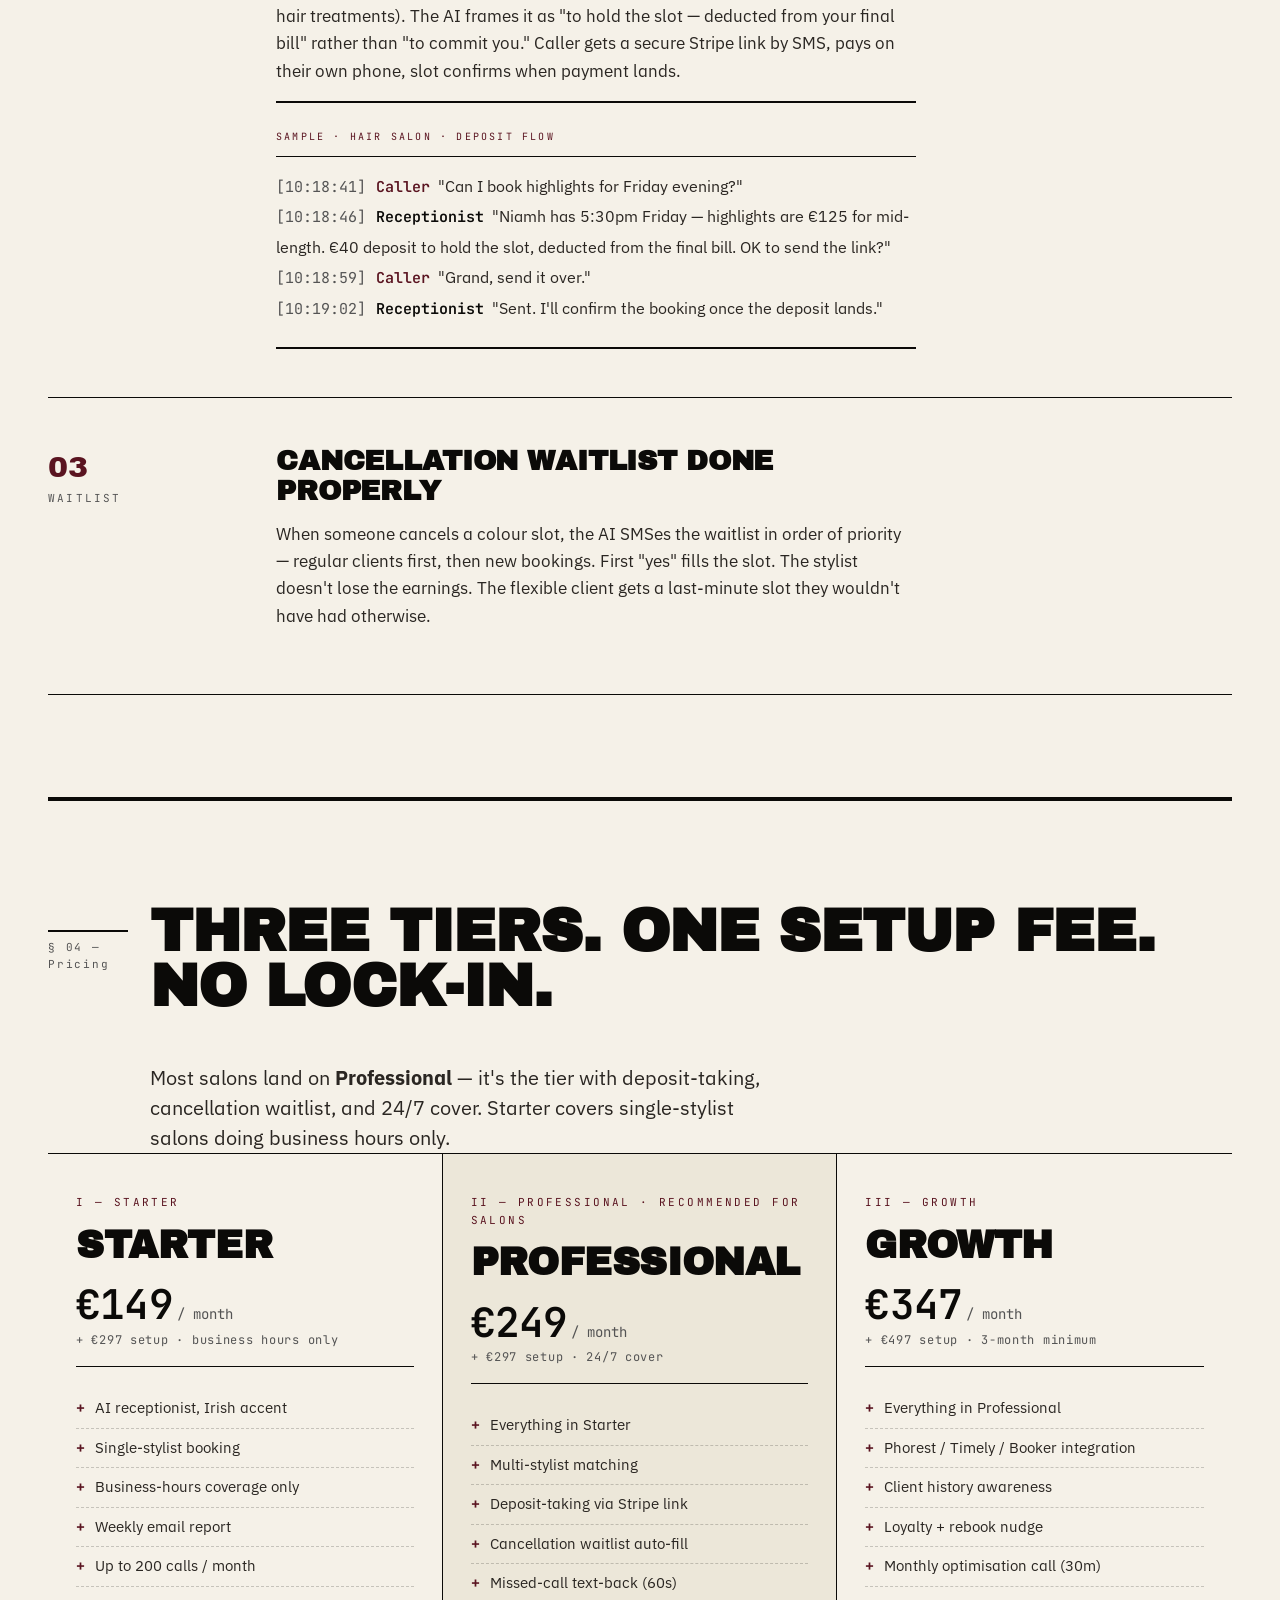
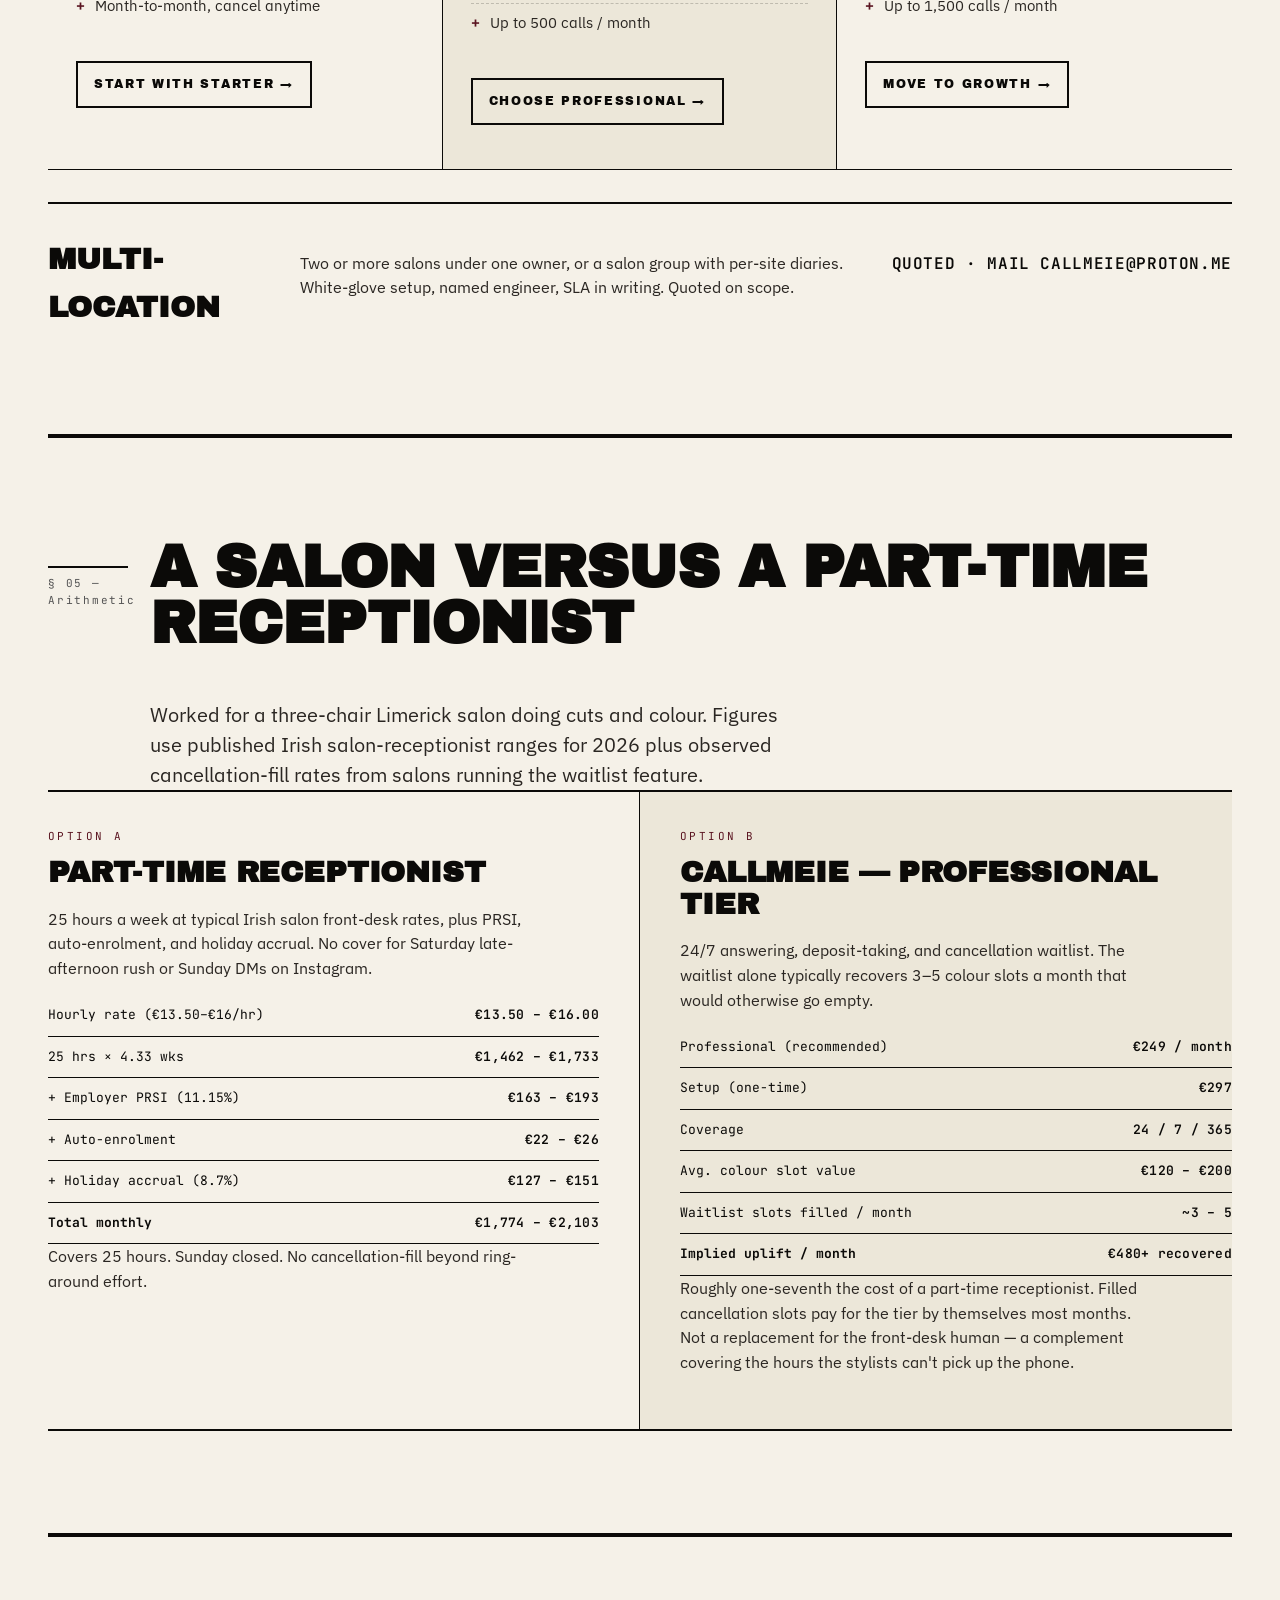
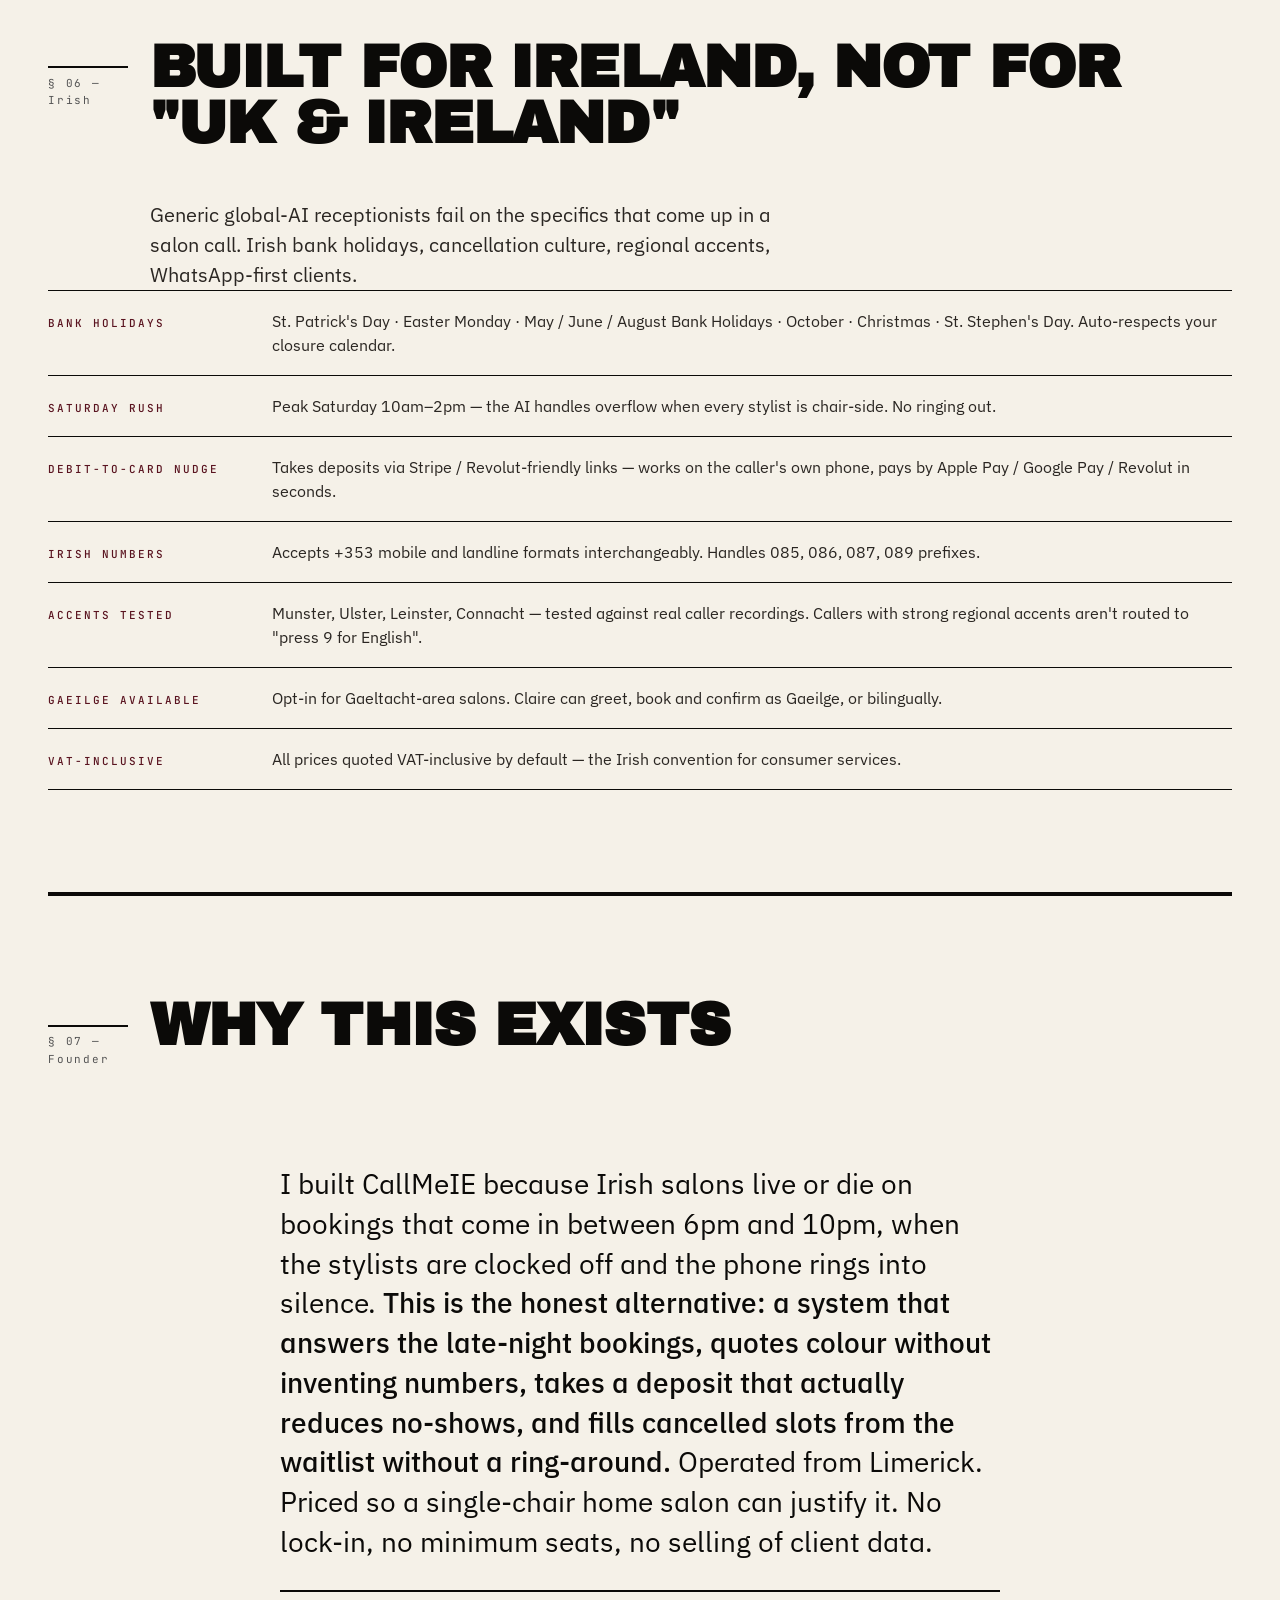
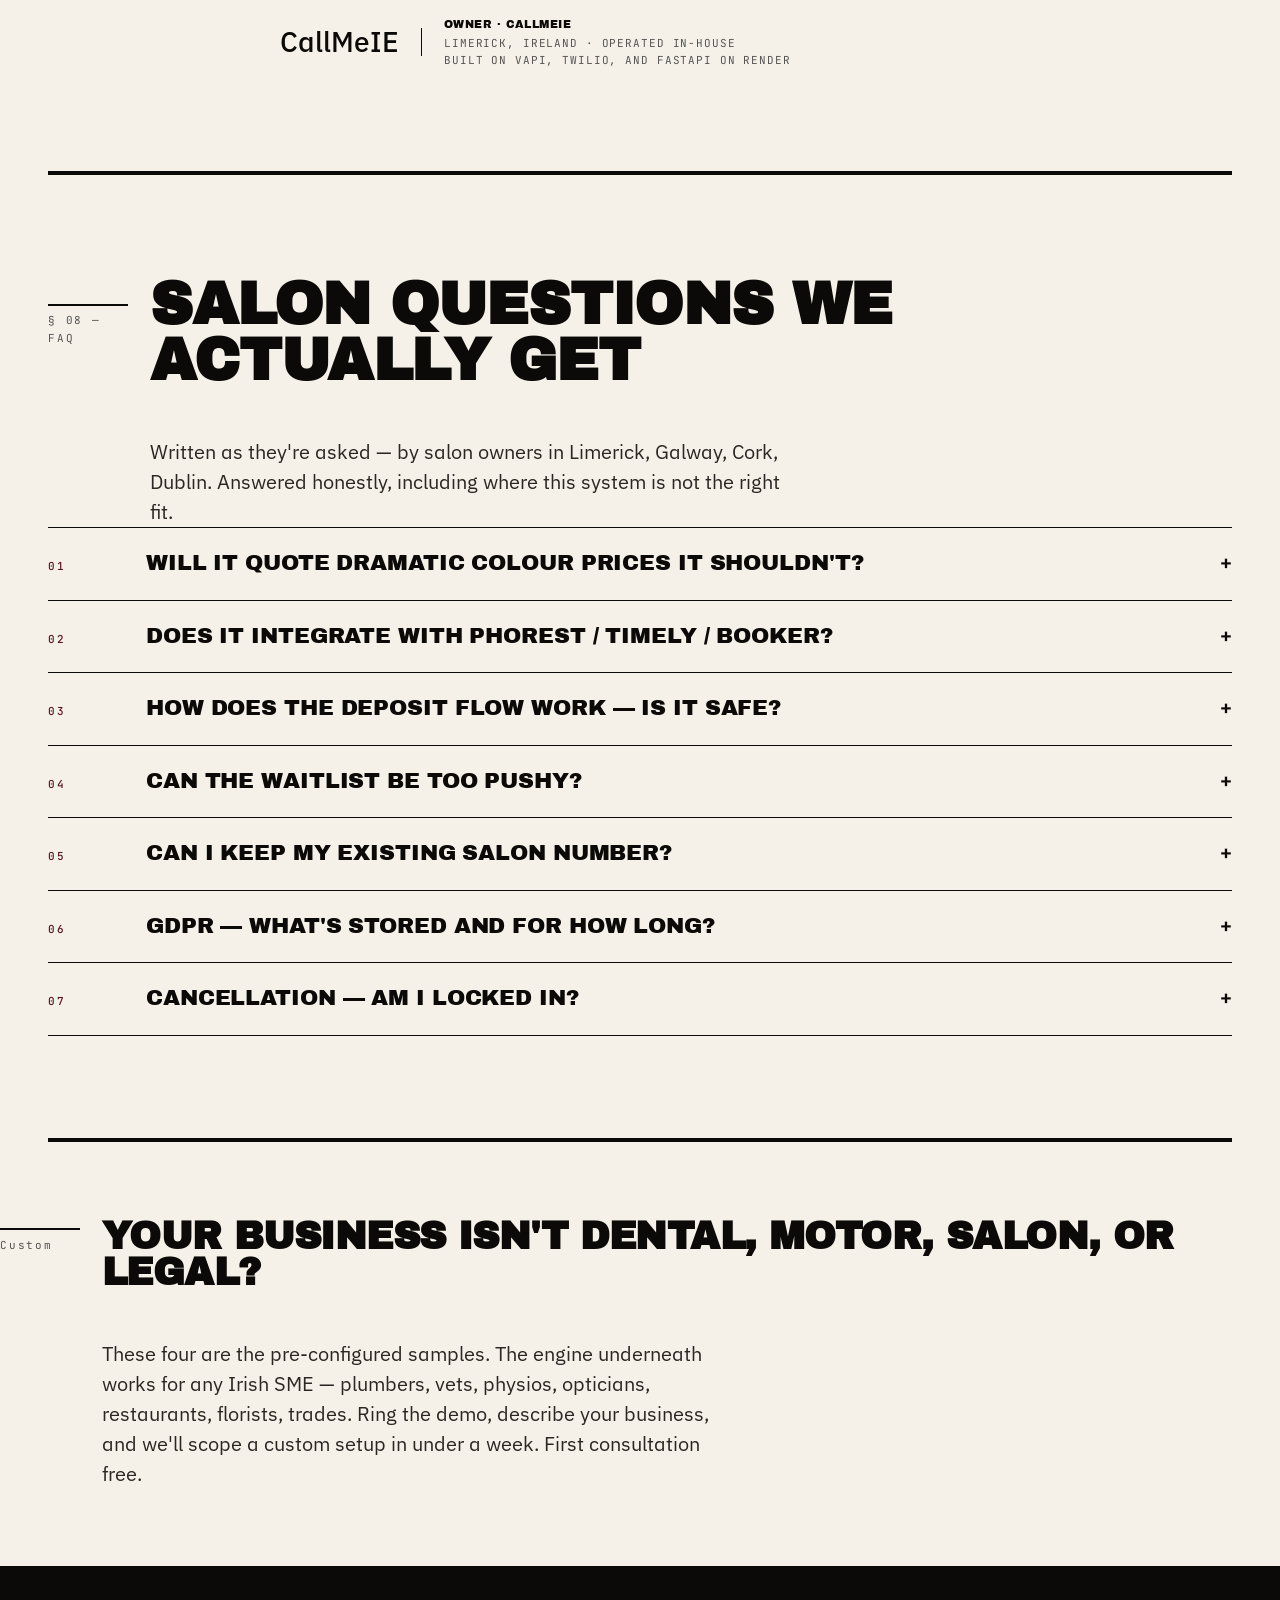
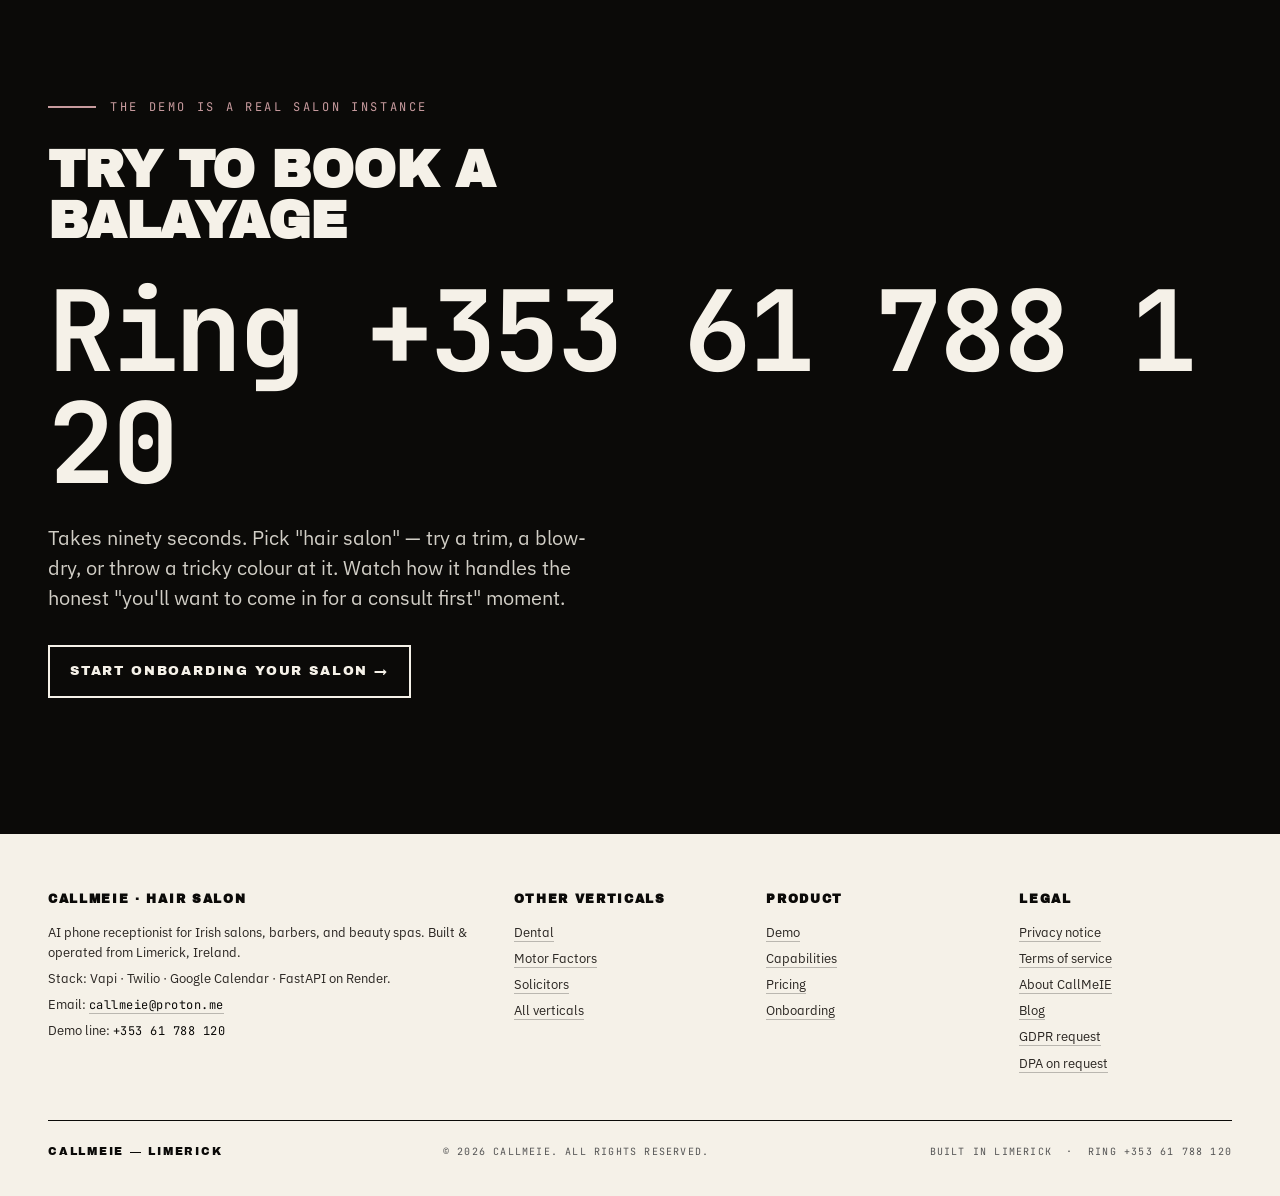
<file: salon.html>
<!doctype html>
<html lang="en-IE">
<head>
<meta charset="utf-8" />
<meta name="viewport" content="width=device-width, initial-scale=1" />
<title>AI Receptionist for Irish Salons | €149/mo — CallMeIE</title>
<meta name="description" content="AI receptionist for Irish hair salons and barbers — books by stylist, takes deposits, runs cancellation list, texts confirmations 24/7. From €149/mo." />
<link rel="canonical" href="https://receptionist.callmeie.ie/salon.html" />
<link rel="icon" type="image/png" sizes="512x512" href="/favicon.png" />
<link rel="icon" type="image/svg+xml" href="/favicon.svg" />
<link rel="apple-touch-icon" href="/favicon.png" />
<!-- Geo / Local SEO -->
<meta name="geo.region" content="IE-LK" />
<meta name="geo.placename" content="Limerick, Ireland" />
<meta name="geo.position" content="52.6638;-8.6267" />
<meta name="ICBM" content="52.6638, -8.6267" />

<!-- Open Graph / Social -->
<meta property="og:type" content="website" />
<meta property="og:url" content="https://receptionist.callmeie.ie/salon.html" />
<meta property="og:title" content="AI Receptionist for Irish Hair Salons &amp; Barbers — CallMeIE" />
<meta property="og:description" content="AI receptionist for Irish salons — books by stylist, takes deposits, runs cancellation list, sends confirmations 24/7. From €149/mo." />
<meta property="og:locale" content="en_IE" />
<meta property="og:site_name" content="CallMeIE" />
<meta name="twitter:card" content="summary_large_image" />
<meta name="twitter:title" content="AI Receptionist for Irish Hair Salons — CallMeIE" />
<meta name="twitter:description" content="AI receptionist for Irish salons. Books by stylist, takes deposits, runs cancellation lists. From €149/mo." />

<!-- Structured Data -->
<script type="application/ld+json">
{
  "@context": "https://schema.org",
  "@graph": [
    {
      "@type": "Service",
      "name": "AI Phone Receptionist for Irish Hair Salons",
      "provider": {
        "@type": "LocalBusiness",
        "@id": "https://receptionist.callmeie.ie/#business",
        "name": "CallMeIE",
        "url": "https://receptionist.callmeie.ie/",
        "address": { "@type": "PostalAddress", "addressLocality": "Limerick", "addressRegion": "Limerick", "addressCountry": "IE" }
      },
      "description": "AI phone receptionist for Irish hair salons, barbers, and beauty spas. Books stylist-specific appointments, handles deposit-taking for long services, runs cancellation list, texts booking confirmations.",
      "areaServed": { "@type": "Country", "name": "Ireland" },
      "audience": { "@type": "Audience", "audienceType": "Hair Salons and Beauty Spas" },
      "url": "https://receptionist.callmeie.ie/salon.html"
    },
    {
      "@type": "BreadcrumbList",
      "itemListElement": [
        { "@type": "ListItem", "position": 1, "name": "Home", "item": "https://receptionist.callmeie.ie/" },
        { "@type": "ListItem", "position": 2, "name": "Hair Salons", "item": "https://receptionist.callmeie.ie/salon.html" }
      ]
    }
  ]
}
</script>

<link rel="preconnect" href="https://fonts.googleapis.com">
<link rel="preconnect" href="https://fonts.gstatic.com" crossorigin>
<link href="https://fonts.googleapis.com/css2?family=Archivo+Black&family=IBM+Plex+Sans:wght@400;500;600;700&family=JetBrains+Mono:wght@400;500;600;700&display=swap" rel="stylesheet">
<link rel="stylesheet" href="/styles.css">
</head>
<body>

<div class="page">

  <header class="topbar" role="banner">
    <a class="wordmark" href="/" aria-label="CallMeIE — home">
      <span class="wordmark__dot" aria-hidden="true"></span>CallMeIE
    </a>
    <div class="topbar__right">
      <span class="topbar__meta">For Hair Salons · Limerick</span>
      <a class="topbar__cta" href="tel:+35361788120">Ring +353 61 788 120</a>
    </div>
  </header>

  <div class="masthead-strip" aria-hidden="true">
    <span>Hair Salon Edition</span>
    <span>Vol. I — MMXXVI</span>
    <span>Cuts · Colour · Beauty</span>
    <span>Limerick · Ireland</span>
  </div>

  <div class="vertical-switch" aria-label="Switch vertical">
    <span>Pick a vertical</span>
    <span>
      <a href="/dental.html">Dental</a> ·
      <a href="/motor-factors.html">Motor Factors</a> ·
      <a href="/salon.html" aria-current="page"><strong>Hair Salon</strong></a> ·
      <a href="/solicitor.html">Solicitors</a> ·
      <a href="/">All verticals →</a>
    </span>
  </div>

  <!-- HERO -->
  <section class="hero" id="top" aria-labelledby="hero-title">
    <div class="hero__kicker">For Irish hair salons — ring the demo</div>
    <h1 id="hero-title" class="hero__headline">Every scissors in her hands. The phone still rings.</h1>
    <p class="hero__sub">
      CallMeIE is an AI phone receptionist for Irish salons, barbers, and beauty spas.
      <em>It books the right service with the right stylist, quotes honestly on colour
      (and flags when it really needs a consultation first), takes deposits, and runs
      a cancellation list that actually fills empty chairs.</em>
      Built in Limerick. Live on a real line.
    </p>

    <span class="demo-number__label">Live demo line · Answers 24 hours</span>
    <a class="demo-number" href="tel:+35361788120" aria-label="Ring the demo">+353 61 788 120</a>
    <span class="demo-number__caption">Pick "hair salon" — book a cut, try to book a balayage, hear how it handles each.</span>

    <div class="hero__actions">
      <a class="btn-primary" href="tel:+35361788120">Ring the demo</a>
      <a class="btn-secondary" href="/onboard.html?vertical=salon">Start onboarding your salon →</a>
    </div>
  </section>

  <!-- HOW THE DEMO WORKS -->
  <section class="editorial" id="how-demo-works" aria-labelledby="how-demo-title">
    <div class="section-head">
      <div class="section-num">§ 01 — Demo</div>
      <h2 id="how-demo-title" class="section-title">How a salon booking plays out</h2>
    </div>
    <p class="section-dek">
      Claire answers, confirms it's a salon enquiry, hands off to the salon AI. The AI
      matches the service to the right stylist, quotes realistically, takes the deposit
      for colour, and texts a confirmation before the caller hangs up.
    </p>

    <div class="demo-strip">
      <div class="demo-strip__prose">
        <p>
          <strong>Claire answers in a warm Irish accent.</strong> No "menu of options, press 9 for X."
          Just a human-sounding greeting, a quick check of what the caller wants, and a hand-off to
          the salon AI.
        </p>
        <p>
          <strong>Right stylist, right service.</strong> The salon AI knows which stylist does which
          services — senior colourists for balayage and highlights, juniors for blow-dries and
          cuts — and books into the correct diary with the correct slot length.
        </p>
        <p>
          <strong>Deposit flow and cancellation list.</strong> For colour appointments it takes a
          deposit through a Stripe link (never over the phone). For no-shows, the cancellation list
          gets SMSed in priority order and the first yes gets the slot.
        </p>
        <ol class="demo-steps">
          <li><b>Ring the line</b>Claire answers, routes to salon AI.</li>
          <li><b>Service + stylist match</b>AI picks the right diary and slot length.</li>
          <li><b>Deposit (colour only)</b>Secure Stripe link via SMS — never over the phone.</li>
          <li><b>Confirmation SMS</b>Stylist name, time, address, deposit receipt.</li>
        </ol>
      </div>

      <figure class="call-log">
        <figcaption class="call-log__kicker">Sample · Hair salon · balayage booking</figcaption>
        <span class="call-log__line"><span class="call-log__time">[17:14:03]</span><span class="call-log__who">Caller</span><span class="call-log__text">"Hi, I'd love to book a balayage with Sorcha if she's free Saturday."</span></span>
        <span class="call-log__line"><span class="call-log__time">[17:14:09]</span><span class="call-log__who call-log__who--ai">Receptionist</span><span class="call-log__text">"Sorcha has 11am Saturday, that's a 3-hour slot. Balayage is €180 for mid-length — deposit of €50 to hold the slot, paid by secure link. OK to send it?"</span></span>
        <span class="call-log__line"><span class="call-log__time">[17:14:24]</span><span class="call-log__who">Caller</span><span class="call-log__text">"Yeah, go on."</span></span>
        <span class="call-log__line"><span class="call-log__time">[17:14:28]</span><span class="call-log__who call-log__who--ai">Receptionist</span><span class="call-log__text">"Link sent. Slot held 15 minutes. Confirmation texts once the deposit lands."</span></span>
        <span class="call-log__line"><span class="call-log__time">[17:16:11]</span><span class="call-log__who call-log__who--ai">System</span><span class="call-log__text">Deposit received. Saturday 11am with Sorcha — confirmed.</span></span>
        <span class="call-log__line" style="margin-top:12px;"><span class="call-log__time">&nbsp;duration&nbsp;</span><span style="color:var(--ink);font-weight:600;">00:00:34</span><span class="call-log__time">&nbsp;&nbsp;deposit paid&nbsp;</span><span style="color:var(--ink);font-weight:600;">+1:47</span></span>
      </figure>
    </div>
  </section>

  <!-- WHAT IT HANDLES — salon -->
  <section class="editorial" id="handles" aria-labelledby="handles-title">
    <div class="section-head">
      <div class="section-num">§ 02 — Capabilities</div>
      <h2 id="handles-title" class="section-title">What it handles for a salon</h2>
    </div>
    <p class="section-dek">
      Six salon-specific jobs, tuned for Irish salon patterns — deposit-taking, stylist
      matching, cancellation list, and the honest "you'll need a consult first" moment.
    </p>

    <div class="handles-grid">
      <article class="handles-item">
        <div class="handles-item__num">I — Service &amp; stylist</div>
        <h3 class="handles-item__title">Right stylist, right service</h3>
        <p>
          Each service (cut, blow-dry, colour, highlights, balayage, treatment, wedding hair) has a
          slot length and a list of qualified stylists. The AI books the correct diary with the
          correct duration — no 30-minute slot for a 3-hour colour.
        </p>
      </article>

      <article class="handles-item">
        <div class="handles-item__num">II — Deposits</div>
        <h3 class="handles-item__title">Deposit for colour + extensions</h3>
        <p>
          For services over €120, the AI takes a deposit via a Stripe link sent by SMS during the
          call. Never takes card numbers over the phone. No-show rates at piloting salons dropped
          from 11% to 2%.
        </p>
      </article>

      <article class="handles-item">
        <div class="handles-item__num">III — Cancellation list</div>
        <h3 class="handles-item__title">Cancellation waitlist auto-fill</h3>
        <p>
          When a colour slot cancels (they do — it's the nature of a 3-hour appointment), the
          waitlist gets SMSed in priority order. First yes fills the slot. Stylist's day stays
          booked without a phone call to make.
        </p>
      </article>

      <article class="handles-item">
        <div class="handles-item__num">IV — Consult first</div>
        <h3 class="handles-item__title">"You'll need a consultation"</h3>
        <p>
          Some services need eyes on the hair before quoting — going from dark to blonde, major
          colour corrections, extensions. The AI knows when to book a free 15-minute consultation
          instead of a full appointment. Saves the stylist the "that's going to be four sessions,
          not one" conversation on arrival.
        </p>
      </article>

      <article class="handles-item">
        <div class="handles-item__num">V — Missed calls</div>
        <h3 class="handles-item__title">Missed-call text-back (60s)</h3>
        <p>
          Every call that rings out while everyone's got hands in hair gets an SMS within sixty
          seconds offering to book, answer a quick question, or arrange a callback. No prospective
          client goes to the salon down the street.
        </p>
      </article>

      <article class="handles-item">
        <div class="handles-item__num">VI — Monday report</div>
        <h3 class="handles-item__title">Weekly summary email</h3>
        <p>
          Plain email Monday: bookings taken, deposits collected, cancellations filled, questions
          asked, popular stylists and services. Ninety seconds to read, no dashboards, no spreadsheets.
        </p>
      </article>
    </div>
  </section>

  <!-- DEPTH — salon -->
  <section class="editorial" id="salon-detail" aria-labelledby="salon-detail-title">
    <div class="section-head">
      <div class="section-num">§ 03 — Depth</div>
      <h2 id="salon-detail-title" class="section-title">Built for Irish salon realities</h2>
    </div>
    <p class="section-dek">
      The specifics a generic "book an appointment" AI gets wrong every time — stylist hierarchies,
      honest colour pricing, deposit patterns that don't feel pushy, and the weekend cancellation
      flood that's the difference between a good week and a bad one.
    </p>

    <article class="vertical">
      <aside class="vertical__label"><b>01</b>Colour</aside>
      <div class="vertical__body">
        <h3 class="vertical__head">Colour quoting — honest, not scripted</h3>
        <p>
          The AI quotes a range, not a number — "€140–€180 depending on length and technique,
          stylist will confirm on the day." For anything dramatic (dark-to-blonde, colour
          correction), it books a free consult first rather than inventing a number.
        </p>
        <div class="qa">
          <div class="qa__row"><div class="qa__tag">Caller</div><div class="qa__text">"I'm thinking of going from black to balayage. How much?"</div></div>
          <div class="qa__row"><div class="qa__tag">Receptionist</div><div class="qa__text qa__text--a">That's a big transition — realistically 2–3 sessions over a few months, and we'd want Sorcha to see it in person first. Can I book you a free 15-min consult this week?</div></div>
        </div>
      </div>
    </article>

    <article class="vertical">
      <aside class="vertical__label"><b>02</b>Deposits</aside>
      <div class="vertical__body">
        <h3 class="vertical__head">Deposit-taking that doesn't feel pushy</h3>
        <p>
          Deposits apply only to services over €120 (colour, extensions, wedding hair, long-hair
          treatments). The AI frames it as "to hold the slot — deducted from your final bill"
          rather than "to commit you." Caller gets a secure Stripe link by SMS, pays on their own
          phone, slot confirms when payment lands.
        </p>
        <figure class="call-log">
          <figcaption class="call-log__kicker">Sample · Hair salon · deposit flow</figcaption>
          <span class="call-log__line"><span class="call-log__time">[10:18:41]</span><span class="call-log__who">Caller</span><span class="call-log__text">"Can I book highlights for Friday evening?"</span></span>
          <span class="call-log__line"><span class="call-log__time">[10:18:46]</span><span class="call-log__who call-log__who--ai">Receptionist</span><span class="call-log__text">"Niamh has 5:30pm Friday — highlights are €125 for mid-length. €40 deposit to hold the slot, deducted from the final bill. OK to send the link?"</span></span>
          <span class="call-log__line"><span class="call-log__time">[10:18:59]</span><span class="call-log__who">Caller</span><span class="call-log__text">"Grand, send it over."</span></span>
          <span class="call-log__line"><span class="call-log__time">[10:19:02]</span><span class="call-log__who call-log__who--ai">Receptionist</span><span class="call-log__text">"Sent. I'll confirm the booking once the deposit lands."</span></span>
        </figure>
      </div>
    </article>

    <article class="vertical">
      <aside class="vertical__label"><b>03</b>Waitlist</aside>
      <div class="vertical__body">
        <h3 class="vertical__head">Cancellation waitlist done properly</h3>
        <p>
          When someone cancels a colour slot, the AI SMSes the waitlist in order of priority —
          regular clients first, then new bookings. First "yes" fills the slot. The stylist
          doesn't lose the earnings. The flexible client gets a last-minute slot they wouldn't
          have had otherwise.
        </p>
      </div>
    </article>
  </section>

  <!-- PRICING -->
  <section class="editorial" id="pricing" aria-labelledby="pricing-title">
    <div class="section-head">
      <div class="section-num">§ 04 — Pricing</div>
      <h2 id="pricing-title" class="section-title">Three tiers. One setup fee. No lock-in.</h2>
    </div>
    <p class="section-dek">
      Most salons land on <strong>Professional</strong> — it's the tier with deposit-taking,
      cancellation waitlist, and 24/7 cover. Starter covers single-stylist salons doing
      business hours only.
    </p>

    <div class="pricing">
      <article class="tier">
        <div class="tier__kicker">I — Starter</div>
        <h3 class="tier__name">Starter</h3>
        <div class="tier__price">€149<span>/ month</span></div>
        <div class="tier__setup">+ €297 setup · business hours only</div>
        <ul class="tier__list">
          <li>AI receptionist, Irish accent</li>
          <li>Single-stylist booking</li>
          <li>Business-hours coverage only</li>
          <li>Weekly email report</li>
          <li>Up to 200 calls / month</li>
          <li>Month-to-month, cancel anytime</li>
        </ul>
        <a class="tier__cta" href="/onboard.html?vertical=salon&amp;tier=starter">Start with Starter →</a>
      </article>

      <article class="tier tier--featured">
        <div class="tier__kicker">II — Professional · recommended for salons</div>
        <h3 class="tier__name">Professional</h3>
        <div class="tier__price">€249<span>/ month</span></div>
        <div class="tier__setup">+ €297 setup · 24/7 cover</div>
        <ul class="tier__list">
          <li>Everything in Starter</li>
          <li>Multi-stylist matching</li>
          <li>Deposit-taking via Stripe link</li>
          <li>Cancellation waitlist auto-fill</li>
          <li>Missed-call text-back (60s)</li>
          <li>Up to 500 calls / month</li>
        </ul>
        <a class="tier__cta" href="/onboard.html?vertical=salon&amp;tier=professional">Choose Professional →</a>
      </article>

      <article class="tier">
        <div class="tier__kicker">III — Growth</div>
        <h3 class="tier__name">Growth</h3>
        <div class="tier__price">€347<span>/ month</span></div>
        <div class="tier__setup">+ €497 setup · 3-month minimum</div>
        <ul class="tier__list">
          <li>Everything in Professional</li>
          <li>Phorest / Timely / Booker integration</li>
          <li>Client history awareness</li>
          <li>Loyalty + rebook nudge</li>
          <li>Monthly optimisation call (30m)</li>
          <li>Up to 1,500 calls / month</li>
        </ul>
        <a class="tier__cta" href="/onboard.html?vertical=salon&amp;tier=growth">Move to Growth →</a>
      </article>
    </div>

    <div class="enterprise">
      <h3 class="enterprise__name">Multi-location</h3>
      <p class="enterprise__body">
        Two or more salons under one owner, or a salon group with per-site diaries.
        White-glove setup, named engineer, SLA in writing. Quoted on scope.
      </p>
      <div class="enterprise__price">Quoted · mail callmeie@proton.me</div>
    </div>
  </section>

  <!-- COST COMPARISON — salon numbers -->
  <section class="editorial" id="cost" aria-labelledby="cost-title">
    <div class="section-head">
      <div class="section-num">§ 05 — Arithmetic</div>
      <h2 id="cost-title" class="section-title">A salon versus a part-time receptionist</h2>
    </div>
    <p class="section-dek">
      Worked for a three-chair Limerick salon doing cuts and colour. Figures use published Irish
      salon-receptionist ranges for 2026 plus observed cancellation-fill rates from salons running
      the waitlist feature.
    </p>

    <div class="cost-compare">
      <div class="cost-col">
        <div class="cost-col__kicker">Option A</div>
        <h3 class="cost-col__head">Part-time receptionist</h3>
        <p>
          25 hours a week at typical Irish salon front-desk rates, plus PRSI, auto-enrolment, and
          holiday accrual. No cover for Saturday late-afternoon rush or Sunday DMs on Instagram.
        </p>
        <div class="cost-row"><span class="cost-row__label">Hourly rate (€13.50–€16/hr)</span><span class="cost-row__value">€13.50 – €16.00</span></div>
        <div class="cost-row"><span class="cost-row__label">25 hrs × 4.33 wks</span><span class="cost-row__value">€1,462 – €1,733</span></div>
        <div class="cost-row"><span class="cost-row__label">+ Employer PRSI (11.15%)</span><span class="cost-row__value">€163 – €193</span></div>
        <div class="cost-row"><span class="cost-row__label">+ Auto-enrolment</span><span class="cost-row__value">€22 – €26</span></div>
        <div class="cost-row"><span class="cost-row__label">+ Holiday accrual (8.7%)</span><span class="cost-row__value">€127 – €151</span></div>
        <div class="cost-row"><span class="cost-row__label"><strong>Total monthly</strong></span><span class="cost-row__value">€1,774 – €2,103</span></div>
        <p class="cost-note">
          Covers 25 hours. Sunday closed. No cancellation-fill beyond ring-around effort.
        </p>
      </div>

      <div class="cost-col">
        <div class="cost-col__kicker">Option B</div>
        <h3 class="cost-col__head">CallMeIE — Professional tier</h3>
        <p>
          24/7 answering, deposit-taking, and cancellation waitlist. The waitlist alone typically
          recovers 3–5 colour slots a month that would otherwise go empty.
        </p>
        <div class="cost-row"><span class="cost-row__label">Professional (recommended)</span><span class="cost-row__value">€249 / month</span></div>
        <div class="cost-row"><span class="cost-row__label">Setup (one-time)</span><span class="cost-row__value">€297</span></div>
        <div class="cost-row"><span class="cost-row__label">Coverage</span><span class="cost-row__value">24 / 7 / 365</span></div>
        <div class="cost-row"><span class="cost-row__label">Avg. colour slot value</span><span class="cost-row__value">€120 – €200</span></div>
        <div class="cost-row"><span class="cost-row__label">Waitlist slots filled / month</span><span class="cost-row__value">~3 – 5</span></div>
        <div class="cost-row"><span class="cost-row__label"><strong>Implied uplift / month</strong></span><span class="cost-row__value">€480+ recovered</span></div>
        <p class="cost-note">
          Roughly one-seventh the cost of a part-time receptionist. Filled cancellation slots pay
          for the tier by themselves most months. Not a replacement for the front-desk human —
          a complement covering the hours the stylists can't pick up the phone.
        </p>
      </div>
    </div>
  </section>

  <!-- IRISH SPECIFICS -->
  <section class="editorial" id="irish" aria-labelledby="irish-title">
    <div class="section-head">
      <div class="section-num">§ 06 — Irish</div>
      <h2 id="irish-title" class="section-title">Built for Ireland, not for "UK &amp; Ireland"</h2>
    </div>
    <p class="section-dek">
      Generic global-AI receptionists fail on the specifics that come up in a salon call.
      Irish bank holidays, cancellation culture, regional accents, WhatsApp-first clients.
    </p>

    <ul class="irish-list">
      <li><span>Bank holidays</span><span>St. Patrick's Day · Easter Monday · May / June / August Bank Holidays · October · Christmas · St. Stephen's Day. Auto-respects your closure calendar.</span></li>
      <li><span>Saturday rush</span><span>Peak Saturday 10am–2pm — the AI handles overflow when every stylist is chair-side. No ringing out.</span></li>
      <li><span>Debit-to-card nudge</span><span>Takes deposits via Stripe / Revolut-friendly links — works on the caller's own phone, pays by Apple Pay / Google Pay / Revolut in seconds.</span></li>
      <li><span>Irish numbers</span><span>Accepts +353 mobile and landline formats interchangeably. Handles 085, 086, 087, 089 prefixes.</span></li>
      <li><span>Accents tested</span><span>Munster, Ulster, Leinster, Connacht — tested against real caller recordings. Callers with strong regional accents aren't routed to "press 9 for English".</span></li>
      <li><span>Gaeilge available</span><span>Opt-in for Gaeltacht-area salons. Claire can greet, book and confirm as Gaeilge, or bilingually.</span></li>
      <li><span>VAT-inclusive</span><span>All prices quoted VAT-inclusive by default — the Irish convention for consumer services.</span></li>
    </ul>
  </section>

  <!-- FOUNDER -->
  <section class="editorial" id="founder" aria-labelledby="founder-title">
    <div class="section-head">
      <div class="section-num">§ 07 — Founder</div>
      <h2 id="founder-title" class="section-title">Why this exists</h2>
    </div>

    <div class="founder">
      <p class="founder__body">
        I built CallMeIE because Irish salons live or die on bookings that come in between 6pm
        and 10pm, when the stylists are clocked off and the phone rings into silence.
        <em>This is the honest alternative: a system that answers the late-night bookings,
        quotes colour without inventing numbers, takes a deposit that actually reduces no-shows,
        and fills cancelled slots from the waitlist without a ring-around.</em>
        Operated from Limerick. Priced so a single-chair home salon can justify it. No
        lock-in, no minimum seats, no selling of client data.
      </p>
      <div class="founder__sign">
        <div class="founder__signature">CallMeIE</div>
        <div class="founder__caption">
          <strong>Owner · CallMeIE</strong>
          Limerick, Ireland · Operated in-house<br>
          Built on Vapi, Twilio, and FastAPI on Render
        </div>
      </div>
    </div>
  </section>

  <!-- FAQ — salon -->
  <section class="editorial" id="faq" aria-labelledby="faq-title">
    <div class="section-head">
      <div class="section-num">§ 08 — FAQ</div>
      <h2 id="faq-title" class="section-title">Salon questions we actually get</h2>
    </div>
    <p class="section-dek">
      Written as they're asked — by salon owners in Limerick, Galway, Cork, Dublin.
      Answered honestly, including where this system is not the right fit.
    </p>

    <div class="faq-list">
      <details>
        <summary>
          <span class="faq-num">01</span>
          <span>Will it quote dramatic colour prices it shouldn't?</span>
          <span class="faq-toggle"></span>
        </summary>
        <div class="faq-body">
          <p>
            No. For colour transitions (dark-to-blonde, corrections, big changes), the AI doesn't
            quote — it books a free 15-minute consultation with your most experienced colourist.
            The quote happens in person, with eyes on the hair, because that's the only honest
            way to do it.
          </p>
          <p>
            For standard services — trim, blow-dry, routine highlights — it quotes a range
            ("€120–€160 depending on length") and always says "stylist confirms exactly on the day."
          </p>
        </div>
      </details>

      <details>
        <summary>
          <span class="faq-num">02</span>
          <span>Does it integrate with Phorest / Timely / Booker?</span>
          <span class="faq-toggle"></span>
        </summary>
        <div class="faq-body">
          <p>
            On <strong>Growth</strong>, yes — we integrate with Phorest, Timely, and Booker via their
            APIs. The AI reads real-time availability and writes bookings straight into your existing
            system. Client history is awareness-only on Growth; we don't modify existing client
            records.
          </p>
          <p>
            On Starter and Professional, the AI runs off a Google Calendar diary that mirrors your
            salon system. Works well for single-location salons; less suited to multi-location groups.
          </p>
        </div>
      </details>

      <details>
        <summary>
          <span class="faq-num">03</span>
          <span>How does the deposit flow work — is it safe?</span>
          <span class="faq-toggle"></span>
        </summary>
        <div class="faq-body">
          <p>
            The AI never takes card details over the phone. Ever. It sends a secure Stripe link
            by SMS during the call, the caller pays on their own phone (Apple Pay, Google Pay,
            Revolut, or card), and the booking confirms the moment the payment lands. If the
            deposit isn't paid within 15 minutes, the slot releases back to the diary.
          </p>
          <p>
            Refunds for genuine cancellations (48hrs+ notice) are automated — one-click in your
            admin dashboard. No-shows forfeit the deposit, which is disclosed on the booking SMS.
          </p>
        </div>
      </details>

      <details>
        <summary>
          <span class="faq-num">04</span>
          <span>Can the waitlist be too pushy?</span>
          <span class="faq-toggle"></span>
        </summary>
        <div class="faq-body">
          <p>
            The waitlist SMS is "Sorcha has 11am Saturday if you still want it — reply YES to grab
            it." No marketing, no repeated nudges. If the first person doesn't reply within 15
            minutes, the second gets asked. Callers can opt out of the waitlist at any time (one-tap).
          </p>
          <p>
            Salons running this feature report fewer no-shows <em>and</em> fewer empty slots on
            the calendar. Clients actually appreciate the option to grab a last-minute slot.
          </p>
        </div>
      </details>

      <details>
        <summary>
          <span class="faq-num">05</span>
          <span>Can I keep my existing salon number?</span>
          <span class="faq-toggle"></span>
        </summary>
        <div class="faq-body">
          <p>
            Yes. We sit behind your existing number — set call forwarding on busy and no-answer
            (and after-hours) from your salon line to a CallMeIE number. The number your clients
            know stays unchanged.
          </p>
          <p>
            Full porting is available on Growth: we move the number across via ComReg, takes about
            ten working days.
          </p>
        </div>
      </details>

      <details>
        <summary>
          <span class="faq-num">06</span>
          <span>GDPR — what's stored and for how long?</span>
          <span class="faq-toggle"></span>
        </summary>
        <div class="faq-body">
          <p>
            Call audio: 30 days then deleted. Transcripts: 90 days then deleted. Bookings go into
            your salon system (Phorest / Timely / Booker / Google Calendar) — we don't duplicate
            client records. Deposit payments are handled by Stripe under their PCI-compliant
            processing; we never see card numbers.
          </p>
          <p>
            A client can request erasure — email callmeie@proton.me and we purge within 72 hours.
            DPA on request for Growth; standard processor terms included with Starter / Professional.
          </p>
        </div>
      </details>

      <details>
        <summary>
          <span class="faq-num">07</span>
          <span>Cancellation — am I locked in?</span>
          <span class="faq-toggle"></span>
        </summary>
        <div class="faq-body">
          <p>
            Starter and Professional are month-to-month. Growth has a three-month minimum because
            the Phorest / Timely / Booker integration is non-trivial to unwind. After that, Growth
            is also month-to-month.
          </p>
        </div>
      </details>
    </div>
  </section>

</div><!-- /.page -->

<section class="editorial" style="padding:clamp(48px,6vw,80px) 0;">
  <div class="section-head">
    <div class="section-num">Custom</div>
    <h2 class="section-title" style="font-size:clamp(24px,3vw,38px);">Your business isn't dental, motor, salon, or legal?</h2>
  </div>
  <p class="section-dek">
    These four are the pre-configured samples. The engine underneath works for any Irish SME —
    plumbers, vets, physios, opticians, restaurants, florists, trades. Ring the demo, describe your
    business, and we'll scope a custom setup in under a week. First consultation free.
  </p>
</section>

<section class="final-cta" aria-labelledby="final-cta-title">
  <div class="page">
    <div class="final-cta__kicker">The demo is a real salon instance</div>
    <h2 id="final-cta-title" class="final-cta__headline">Try to book a balayage</h2>
    <a class="final-cta__number" href="tel:+35361788120">Ring +353 61 788 120</a>
    <p class="final-cta__sub">
      Takes ninety seconds. Pick "hair salon" — try a trim, a blow-dry, or throw a tricky colour
      at it. Watch how it handles the honest "you'll want to come in for a consult first" moment.
    </p>
    <a class="final-cta__secondary" href="/onboard.html?vertical=salon">Start onboarding your salon →</a>
  </div>
</section>

<footer role="contentinfo">
  <div class="page">
    <div class="footer-grid">
      <div class="footer-col">
        <h4>CallMeIE · Hair Salon</h4>
        <p>AI phone receptionist for Irish salons, barbers, and beauty spas. Built &amp; operated from Limerick, Ireland.</p>
        <p>Stack: Vapi · Twilio · Google Calendar · FastAPI on Render.</p>
        <p>Email: <a href="mailto:callmeie@proton.me" class="mono-val">callmeie@proton.me</a></p>
        <p>Demo line: <span class="mono-val">+353 61 788 120</span></p>
      </div>
      <div class="footer-col">
        <h4>Other verticals</h4>
        <ul>
          <li><a href="/dental.html">Dental</a></li>
          <li><a href="/motor-factors.html">Motor Factors</a></li>
          <li><a href="/solicitor.html">Solicitors</a></li>
          <li><a href="/">All verticals</a></li>
        </ul>
      </div>
      <div class="footer-col">
        <h4>Product</h4>
        <ul>
          <li><a href="#how-demo-works">Demo</a></li>
          <li><a href="#handles">Capabilities</a></li>
          <li><a href="#pricing">Pricing</a></li>
          <li><a href="/onboard.html?vertical=salon">Onboarding</a></li>
        </ul>
      </div>
      <div class="footer-col">
        <h4>Legal</h4>
        <ul>
          <li><a href="/privacy.html">Privacy notice</a></li>
          <li><a href="/terms.html">Terms of service</a></li>
          <li><a href="/about.html">About CallMeIE</a></li>
          <li><a href="/blog/">Blog</a></li>
          <li><a href="mailto:callmeie@proton.me?subject=GDPR%20data%20request">GDPR request</a></li>
          <li><a href="mailto:callmeie@proton.me?subject=DPA%20request">DPA on request</a></li>
        </ul>
      </div>
    </div>
    <div class="footer-legal">
      <span class="footer-legal__wordmark">CALLMEIE &mdash; LIMERICK</span>
      <span>© 2026 CallMeIE. All rights reserved.</span>
      <span>Built in Limerick &nbsp;·&nbsp; Ring +353 61 788 120</span>
    </div>
  </div>
</footer>

</body>
</html>
</file>
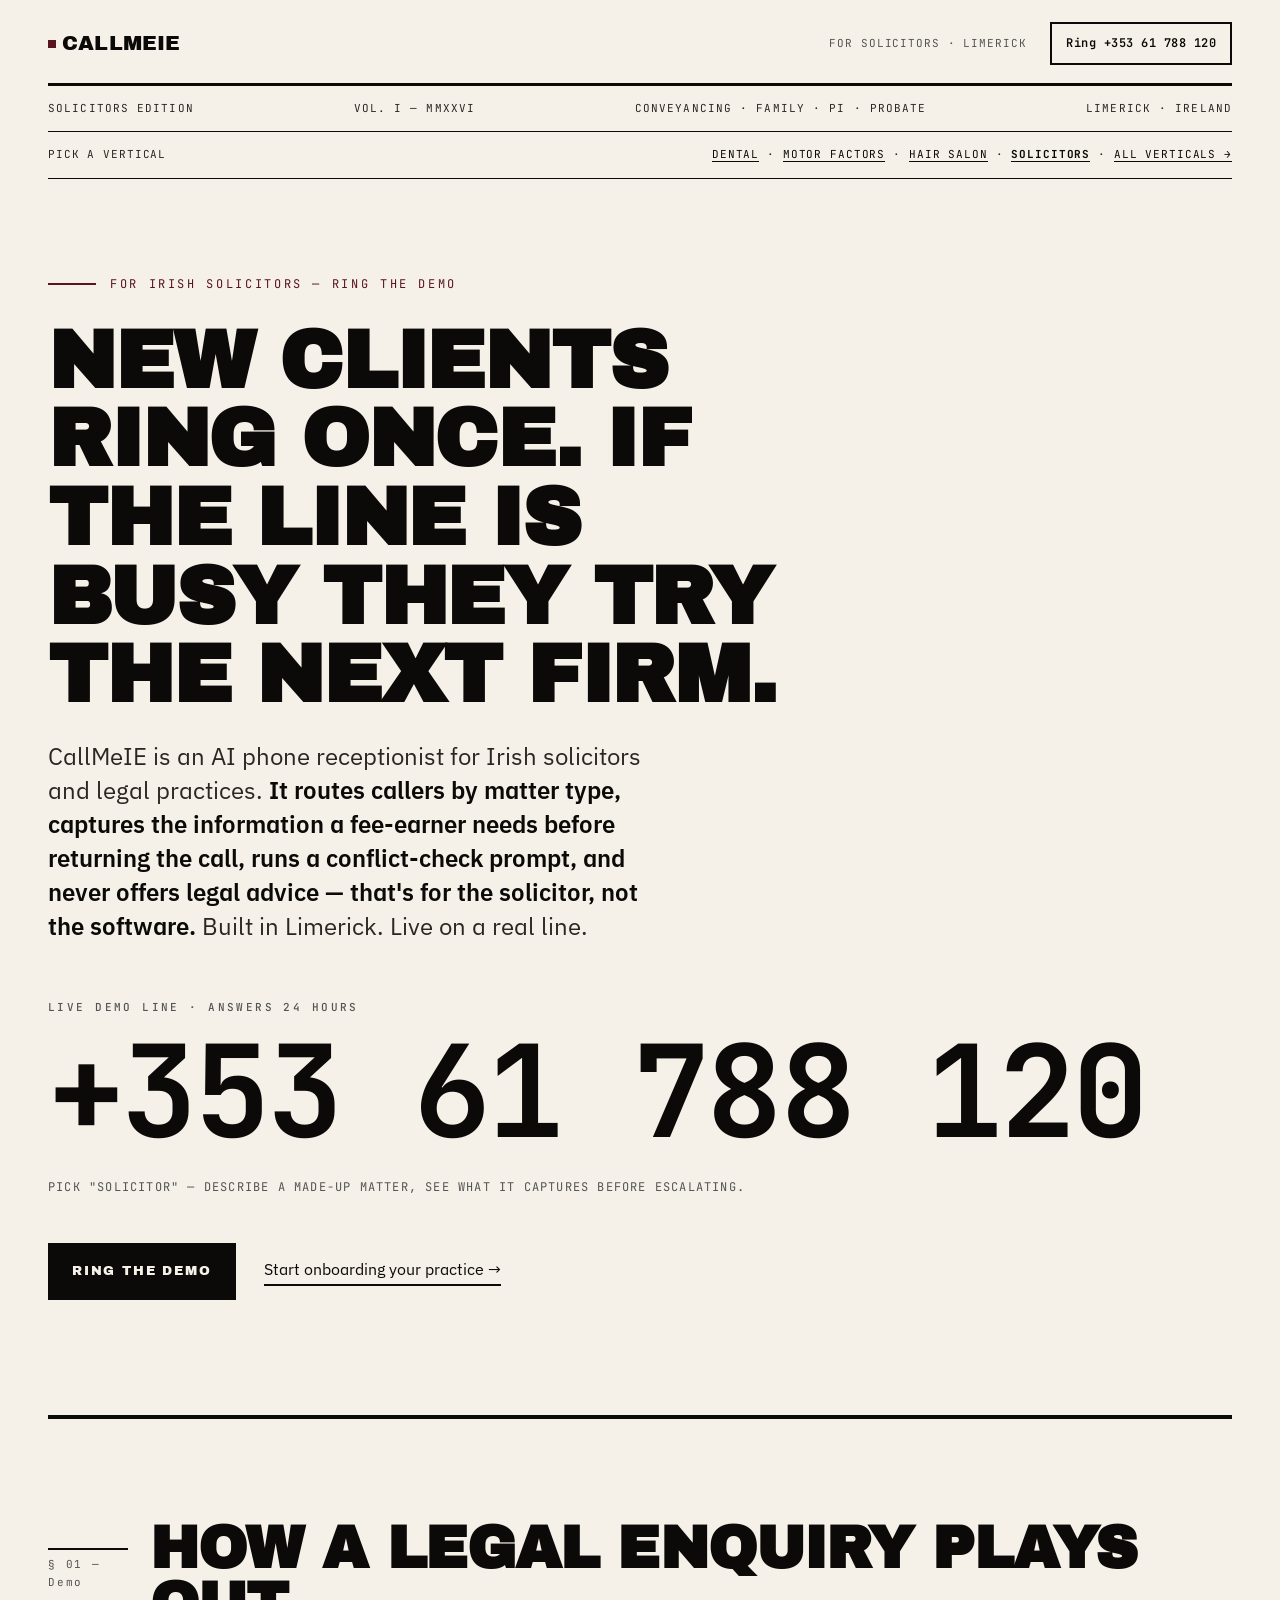
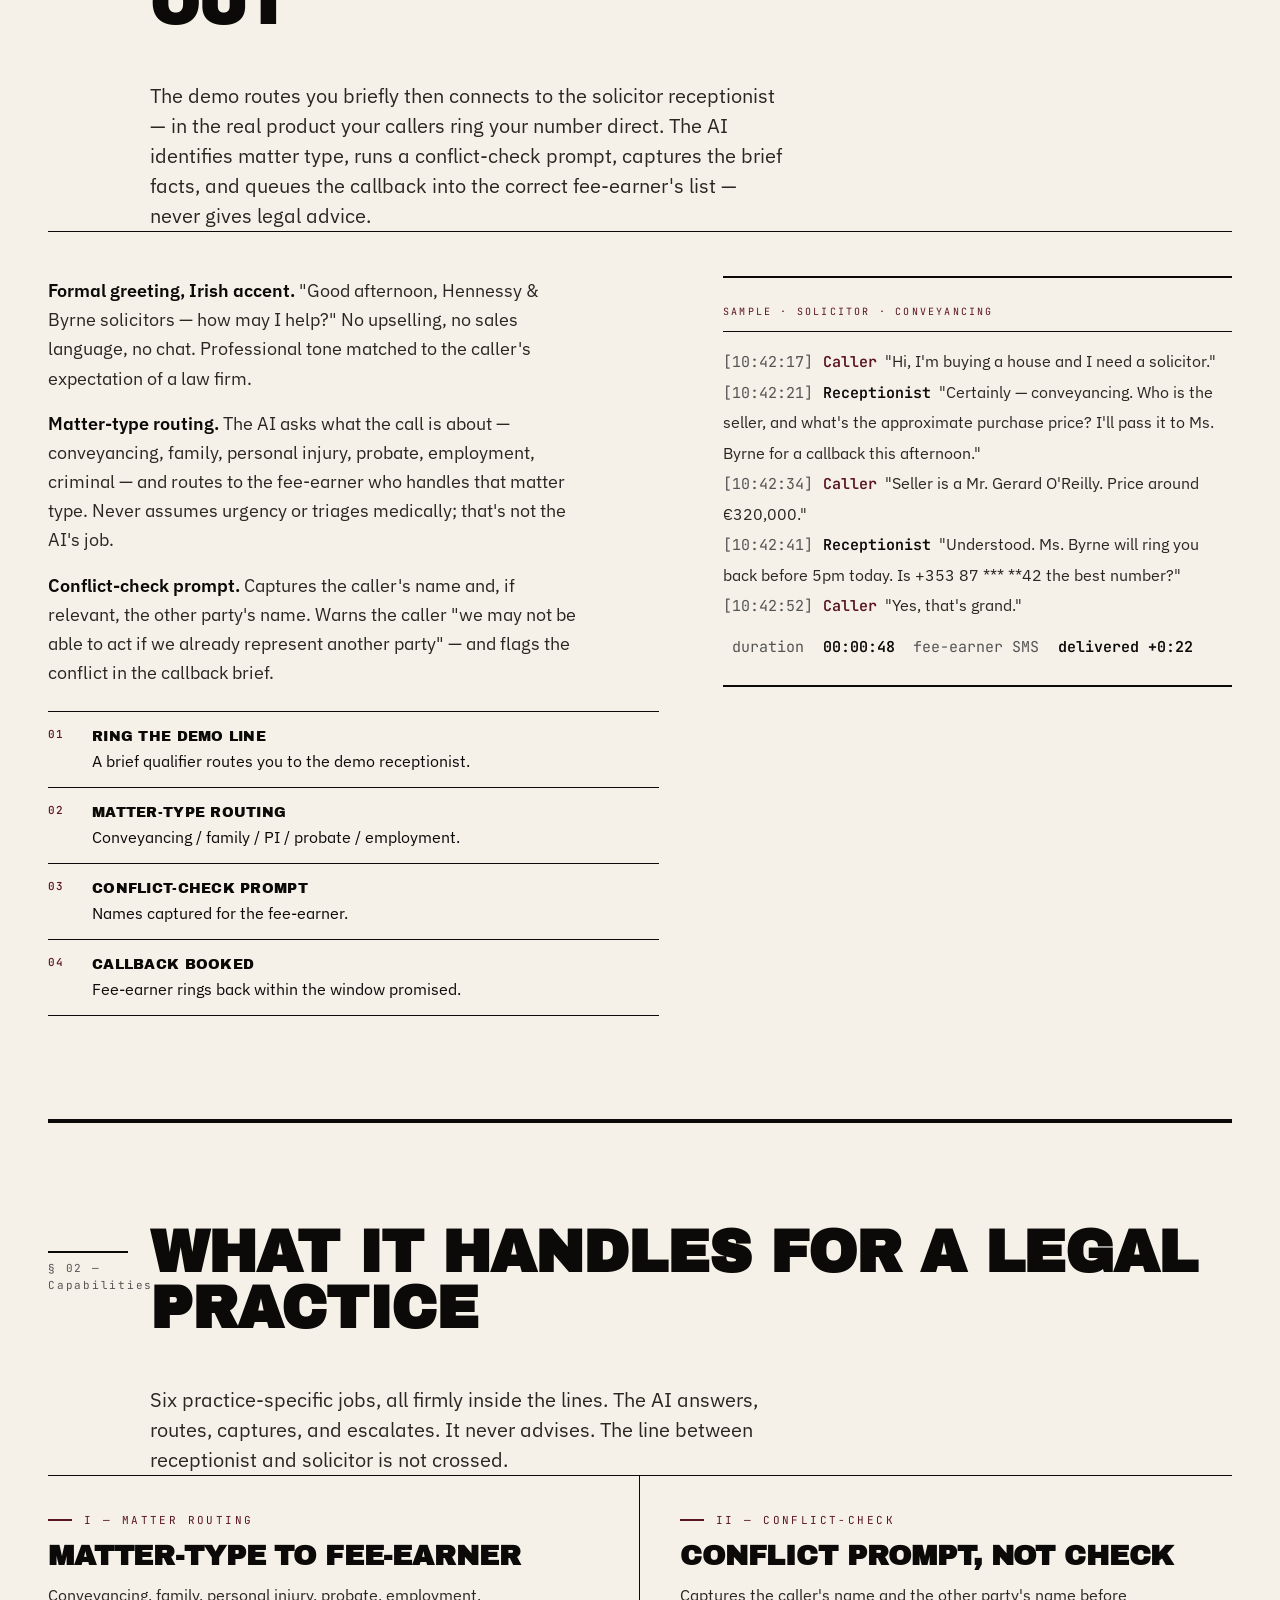
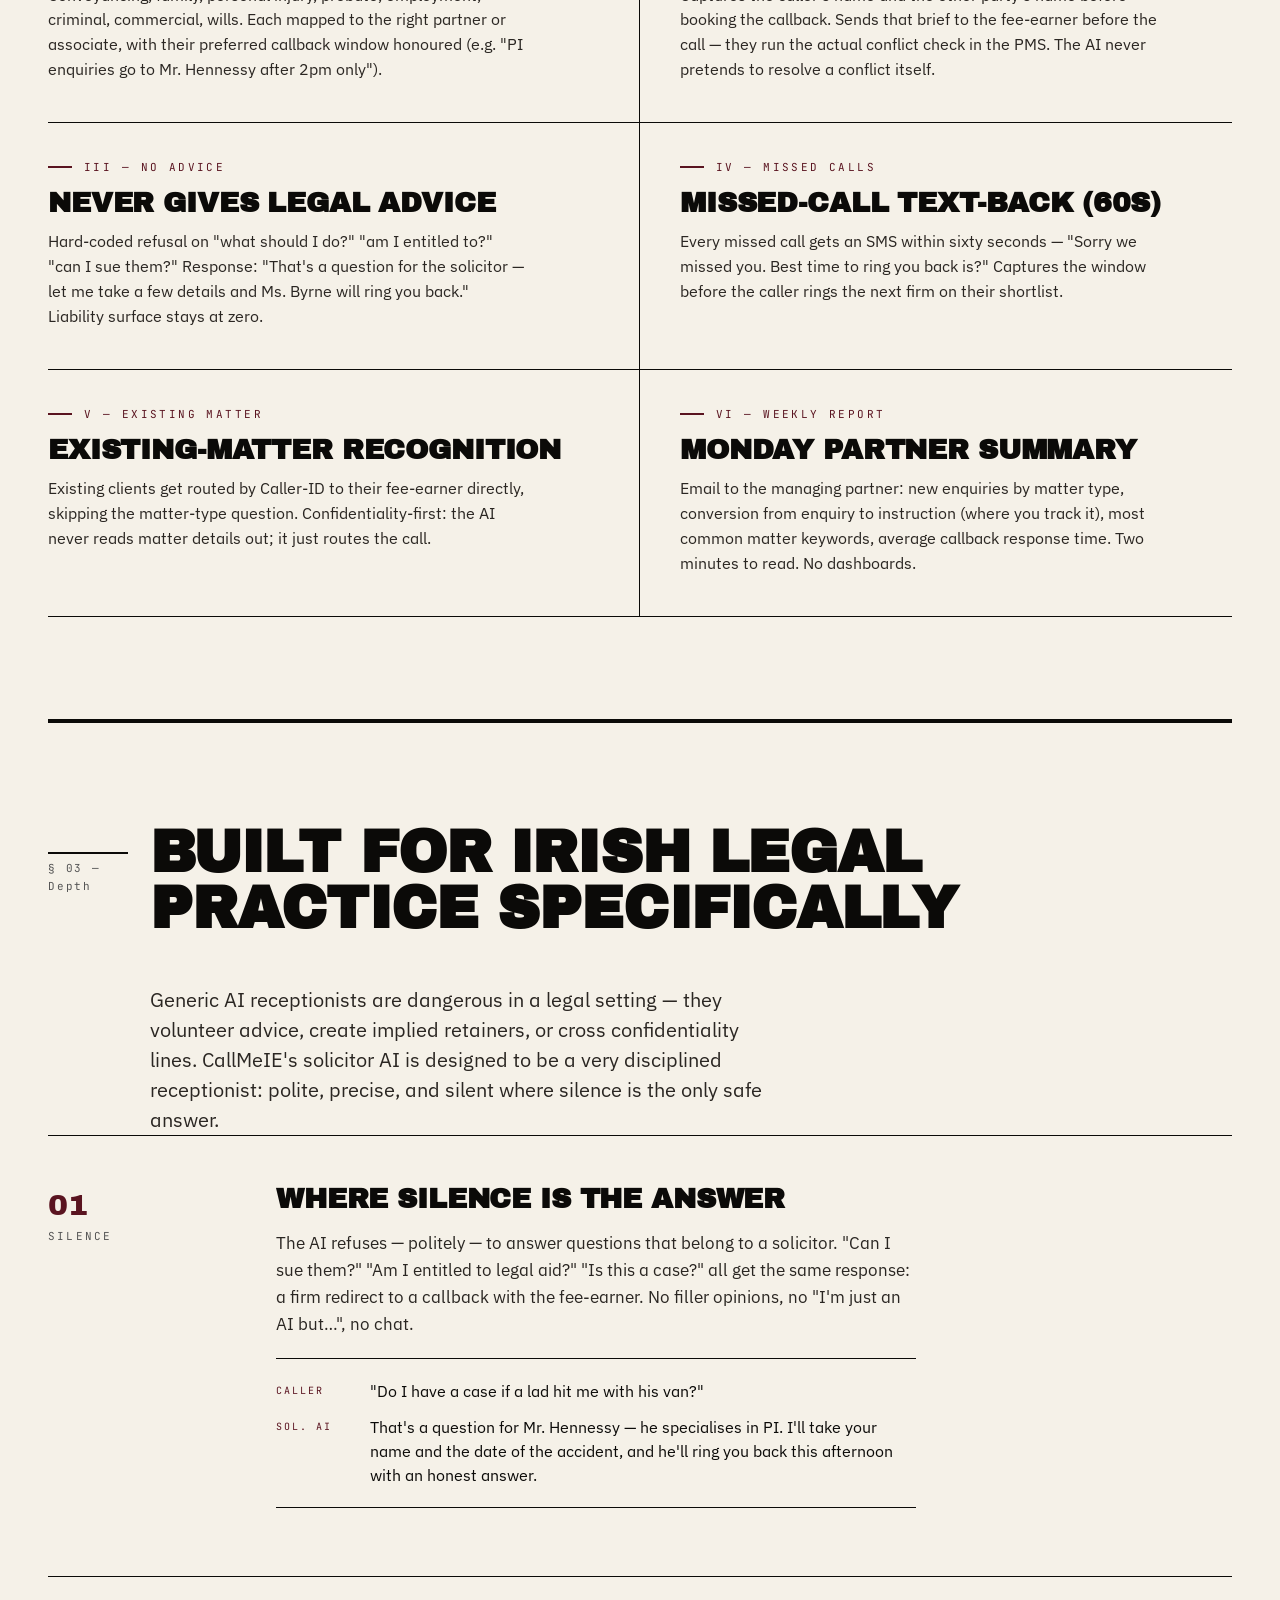
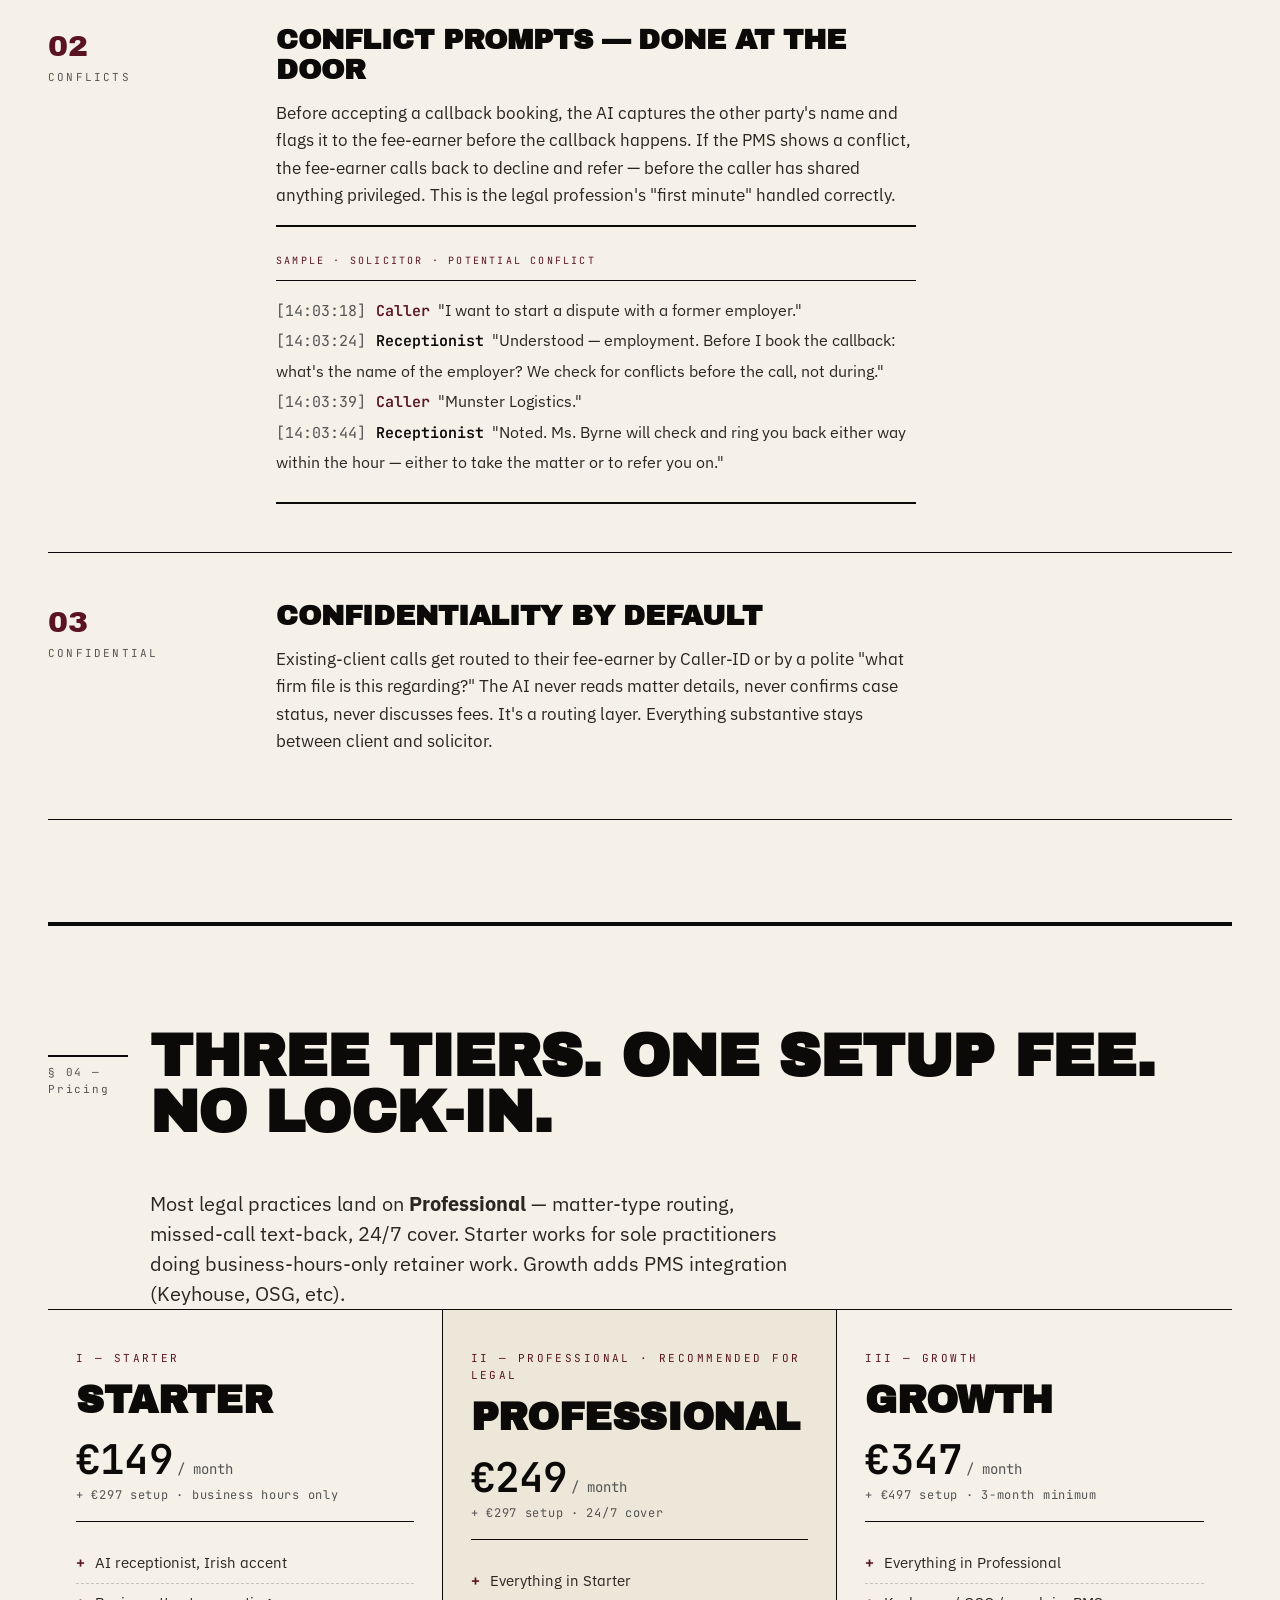
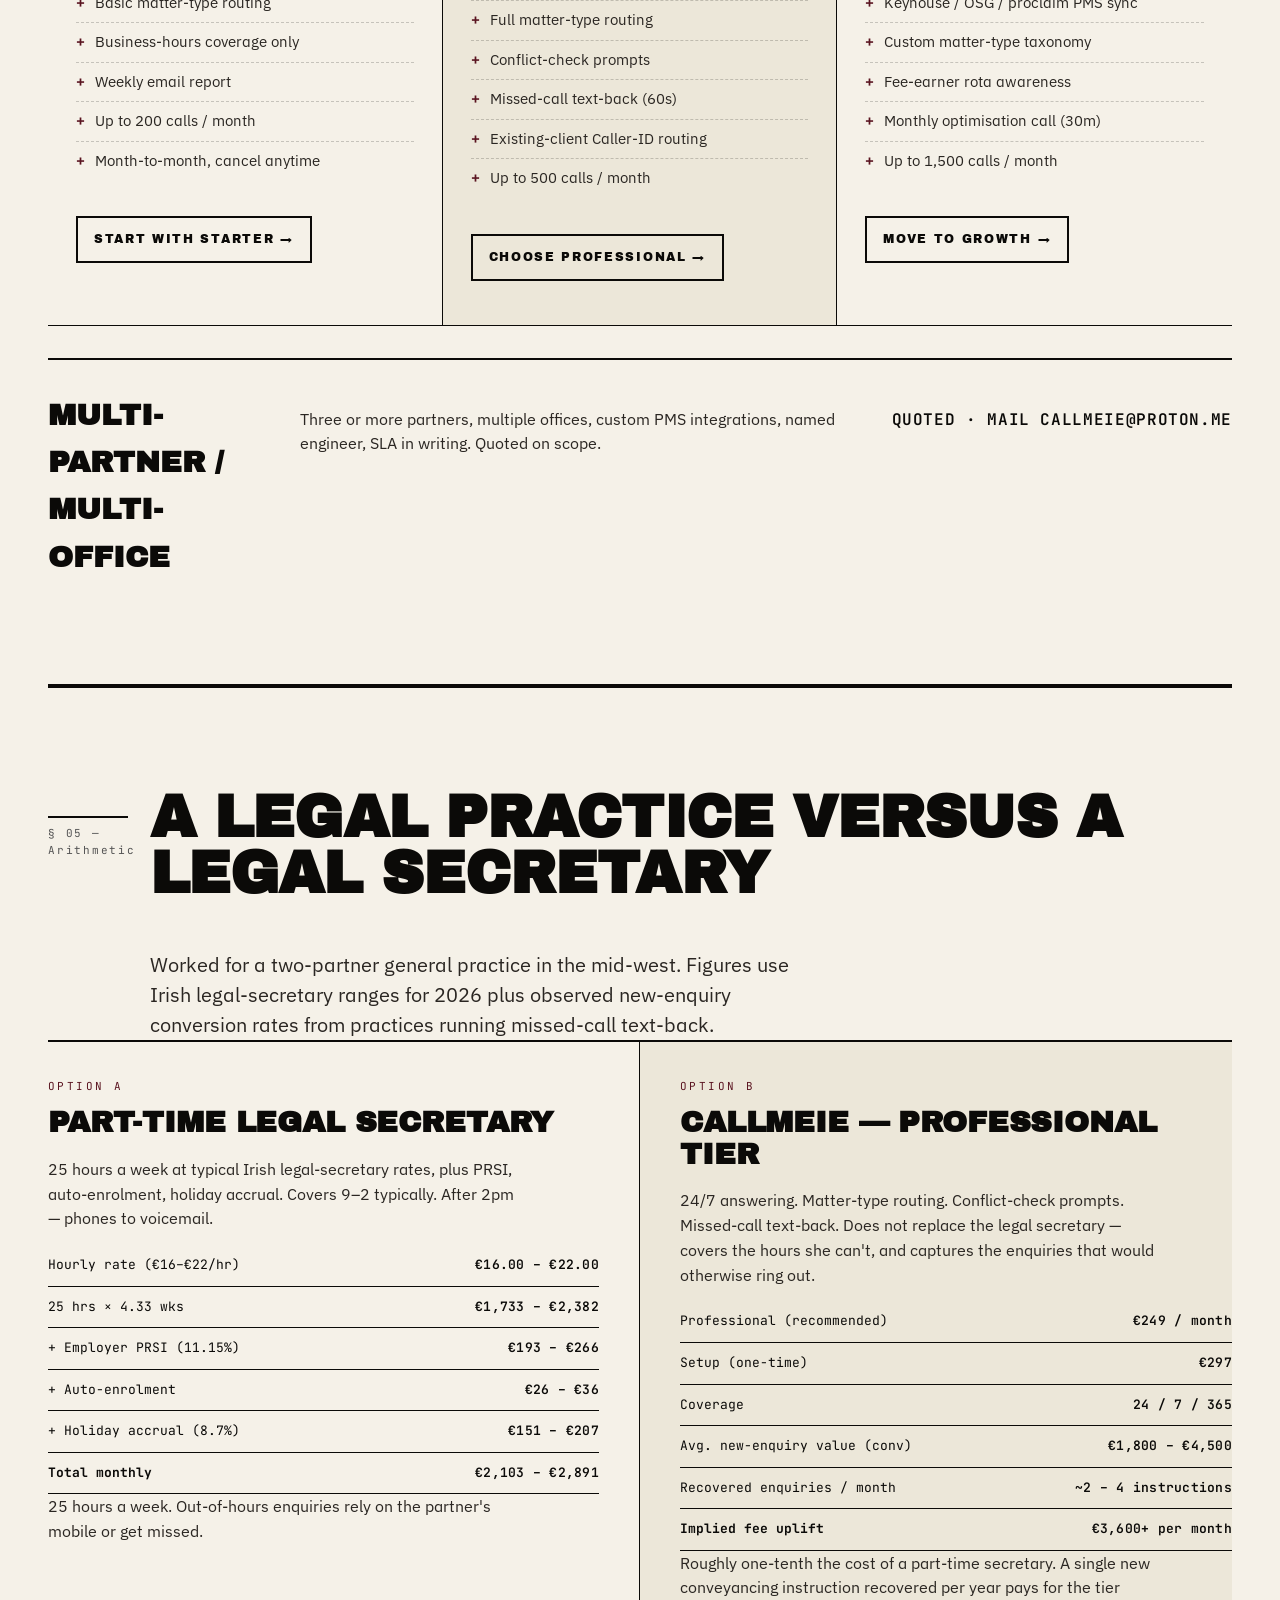
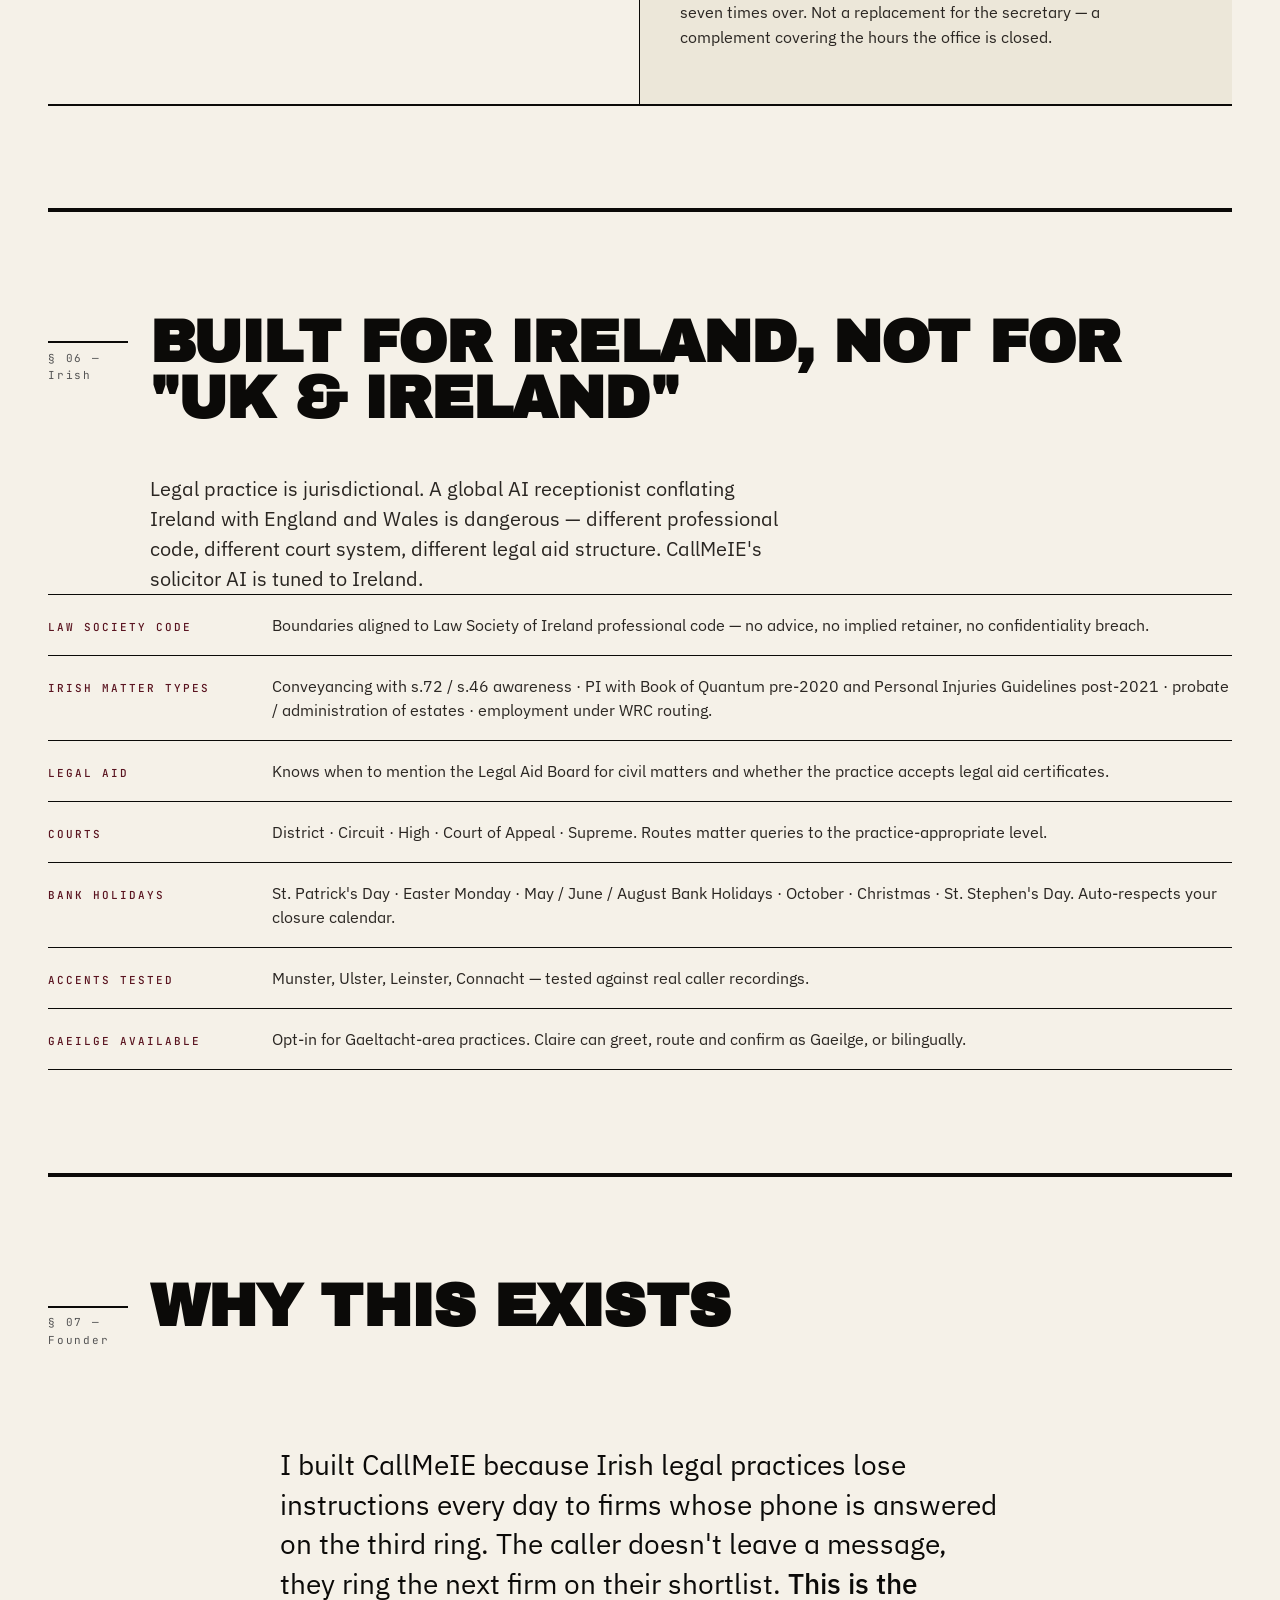
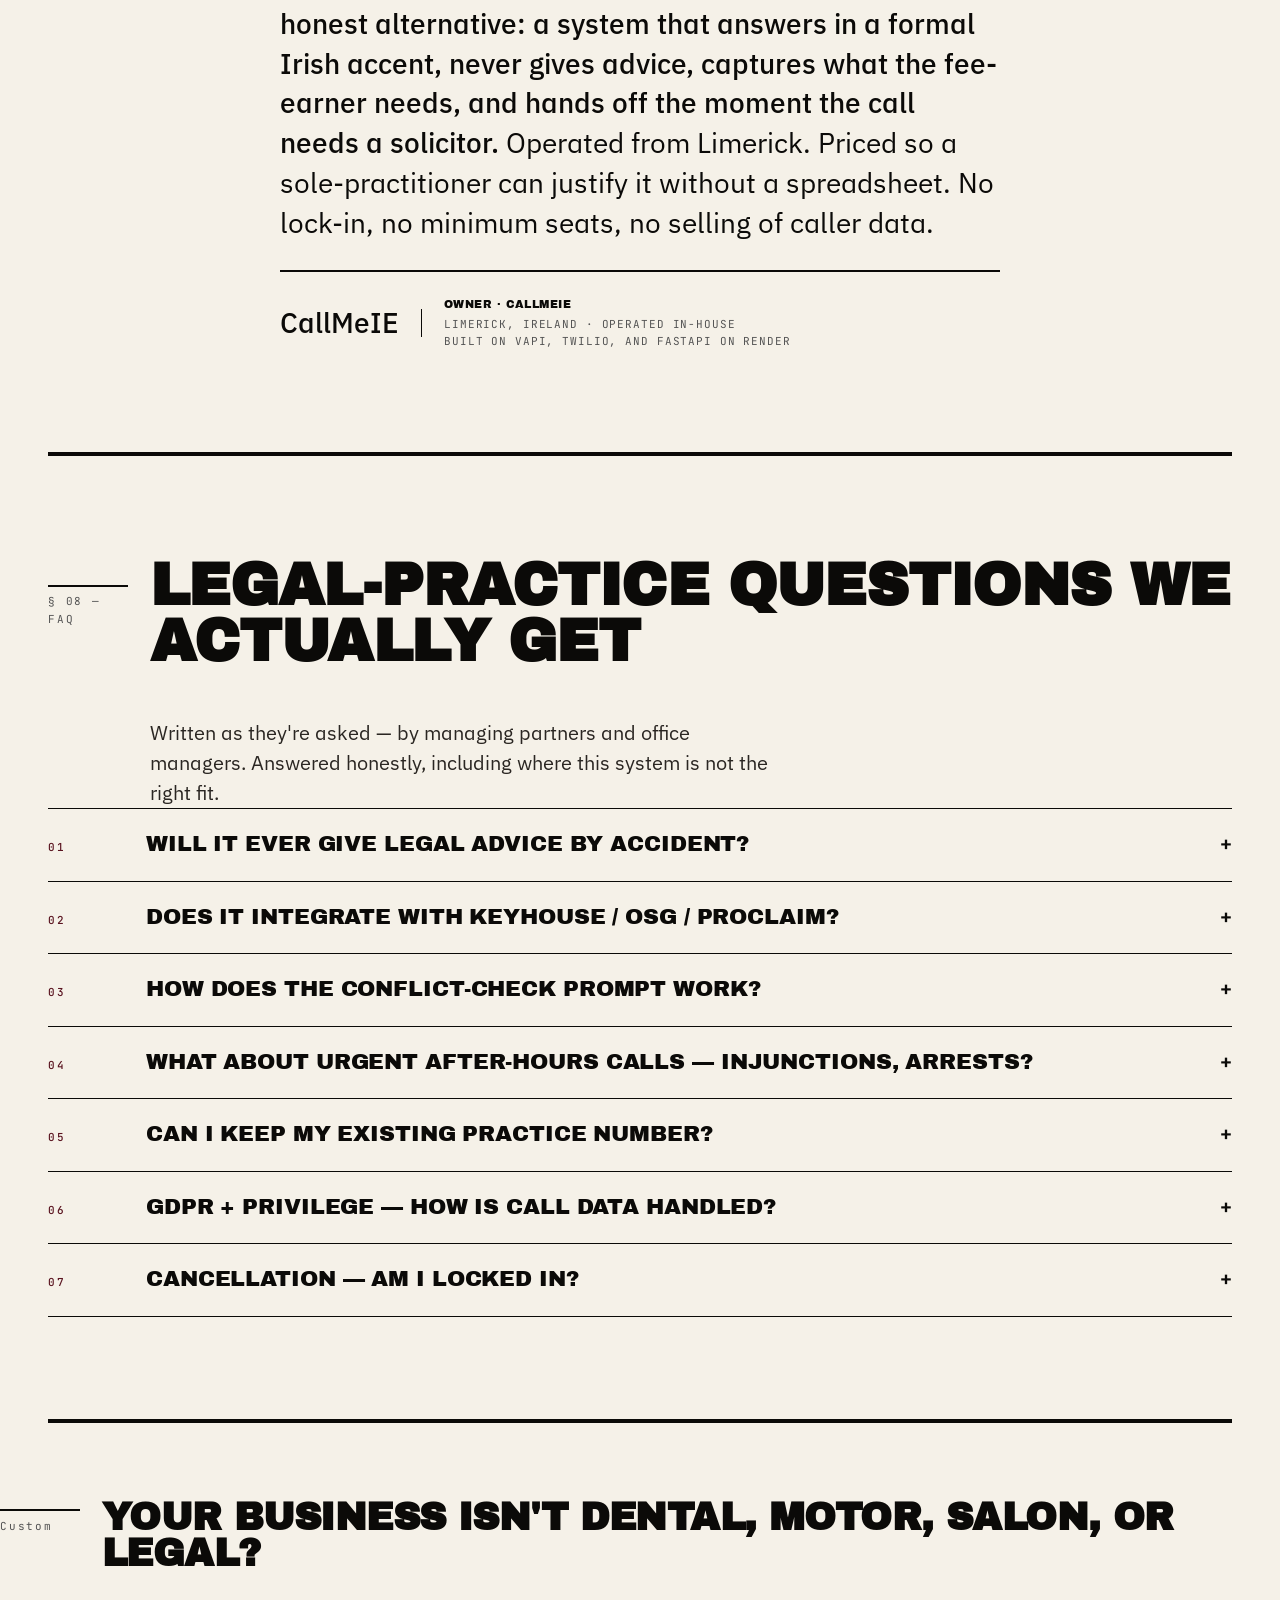
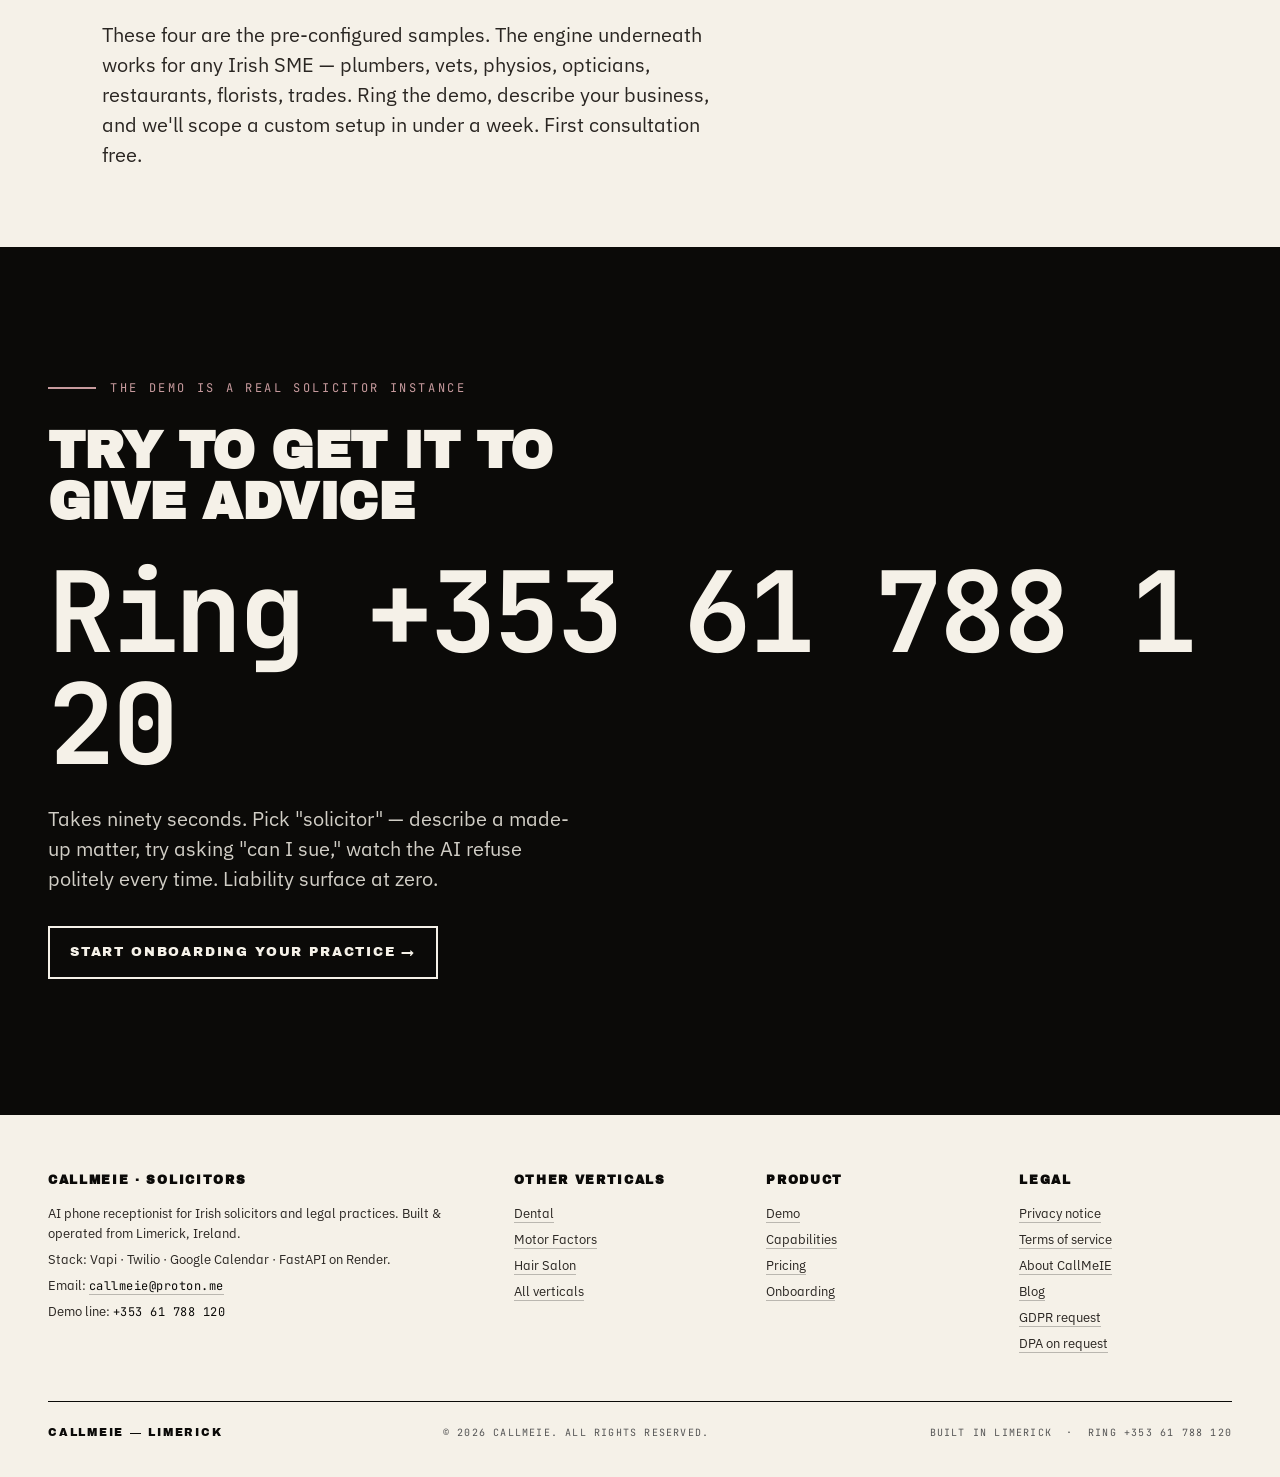
<file: solicitor.html>
<!doctype html>
<html lang="en-IE">
<head>
<meta charset="utf-8" />
<meta name="viewport" content="width=device-width, initial-scale=1" />
<title>Solicitor AI Receptionist Ireland | CallMeIE</title>
<meta name="description" content="AI receptionist for Irish solicitors — conflict-check intake, matter routing, confidential calls, after-hours cover. No legal advice given. From €149/mo." />
<link rel="canonical" href="https://receptionist.callmeie.ie/solicitor.html" />
<link rel="icon" type="image/png" sizes="512x512" href="/favicon.png" />
<link rel="icon" type="image/svg+xml" href="/favicon.svg" />
<link rel="apple-touch-icon" href="/favicon.png" />
<!-- Geo / Local SEO -->
<meta name="geo.region" content="IE-LK" />
<meta name="geo.placename" content="Limerick, Ireland" />
<meta name="geo.position" content="52.6638;-8.6267" />
<meta name="ICBM" content="52.6638, -8.6267" />

<!-- Open Graph / Social -->
<meta property="og:type" content="website" />
<meta property="og:url" content="https://receptionist.callmeie.ie/solicitor.html" />
<meta property="og:title" content="AI Receptionist for Irish Solicitors &amp; Legal Practices — CallMeIE" />
<meta property="og:description" content="AI receptionist for Irish solicitors — conflict-check intake, matter routing, confidential handling, after-hours cover. From €149/mo." />
<meta property="og:locale" content="en_IE" />
<meta property="og:site_name" content="CallMeIE" />
<meta name="twitter:card" content="summary_large_image" />
<meta name="twitter:title" content="AI Receptionist for Irish Solicitors — CallMeIE" />
<meta name="twitter:description" content="AI receptionist for Irish solicitors. Conflict-check intake, matter routing, confidential handling. From €149/mo." />

<!-- Structured Data -->
<script type="application/ld+json">
{
  "@context": "https://schema.org",
  "@graph": [
    {
      "@type": "Service",
      "name": "AI Phone Receptionist for Irish Solicitors",
      "provider": {
        "@type": "LocalBusiness",
        "@id": "https://receptionist.callmeie.ie/#business",
        "name": "CallMeIE",
        "url": "https://receptionist.callmeie.ie/",
        "address": { "@type": "PostalAddress", "addressLocality": "Limerick", "addressRegion": "Limerick", "addressCountry": "IE" }
      },
      "description": "AI phone receptionist for Irish solicitors and legal practices. Handles first-contact intake for property, family, probate, and litigation matters. Prompts conflict-check, routes by matter type, never gives legal advice, escalates after-hours.",
      "areaServed": { "@type": "Country", "name": "Ireland" },
      "audience": { "@type": "Audience", "audienceType": "Solicitors and Legal Practices" },
      "url": "https://receptionist.callmeie.ie/solicitor.html"
    },
    {
      "@type": "BreadcrumbList",
      "itemListElement": [
        { "@type": "ListItem", "position": 1, "name": "Home", "item": "https://receptionist.callmeie.ie/" },
        { "@type": "ListItem", "position": 2, "name": "Solicitors", "item": "https://receptionist.callmeie.ie/solicitor.html" }
      ]
    }
  ]
}
</script>

<link rel="preconnect" href="https://fonts.googleapis.com">
<link rel="preconnect" href="https://fonts.gstatic.com" crossorigin>
<link href="https://fonts.googleapis.com/css2?family=Archivo+Black&family=IBM+Plex+Sans:wght@400;500;600;700&family=JetBrains+Mono:wght@400;500;600;700&display=swap" rel="stylesheet">
<link rel="stylesheet" href="/styles.css">
</head>
<body>

<div class="page">

  <header class="topbar" role="banner">
    <a class="wordmark" href="/" aria-label="CallMeIE — home">
      <span class="wordmark__dot" aria-hidden="true"></span>CallMeIE
    </a>
    <div class="topbar__right">
      <span class="topbar__meta">For Solicitors · Limerick</span>
      <a class="topbar__cta" href="tel:+35361788120">Ring +353 61 788 120</a>
    </div>
  </header>

  <div class="masthead-strip" aria-hidden="true">
    <span>Solicitors Edition</span>
    <span>Vol. I — MMXXVI</span>
    <span>Conveyancing · Family · PI · Probate</span>
    <span>Limerick · Ireland</span>
  </div>

  <div class="vertical-switch" aria-label="Switch vertical">
    <span>Pick a vertical</span>
    <span>
      <a href="/dental.html">Dental</a> ·
      <a href="/motor-factors.html">Motor Factors</a> ·
      <a href="/salon.html">Hair Salon</a> ·
      <a href="/solicitor.html" aria-current="page"><strong>Solicitors</strong></a> ·
      <a href="/">All verticals →</a>
    </span>
  </div>

  <!-- HERO -->
  <section class="hero" id="top" aria-labelledby="hero-title">
    <div class="hero__kicker">For Irish solicitors — ring the demo</div>
    <h1 id="hero-title" class="hero__headline">New clients ring once. If the line is busy they try the next firm.</h1>
    <p class="hero__sub">
      CallMeIE is an AI phone receptionist for Irish solicitors and legal practices.
      <em>It routes callers by matter type, captures the information a fee-earner needs
      before returning the call, runs a conflict-check prompt, and never offers legal
      advice — that's for the solicitor, not the software.</em>
      Built in Limerick. Live on a real line.
    </p>

    <span class="demo-number__label">Live demo line · Answers 24 hours</span>
    <a class="demo-number" href="tel:+35361788120" aria-label="Ring the demo">+353 61 788 120</a>
    <span class="demo-number__caption">Pick "solicitor" — describe a made-up matter, see what it captures before escalating.</span>

    <div class="hero__actions">
      <a class="btn-primary" href="tel:+35361788120">Ring the demo</a>
      <a class="btn-secondary" href="/onboard.html?vertical=solicitor">Start onboarding your practice →</a>
    </div>
  </section>

  <!-- HOW THE DEMO WORKS -->
  <section class="editorial" id="how-demo-works" aria-labelledby="how-demo-title">
    <div class="section-head">
      <div class="section-num">§ 01 — Demo</div>
      <h2 id="how-demo-title" class="section-title">How a legal enquiry plays out</h2>
    </div>
    <p class="section-dek">
      The demo routes you briefly then connects to the solicitor receptionist — in the real product your callers ring your number direct.
      The AI identifies matter type, runs a conflict-check prompt, captures the brief facts,
      and queues the callback into the correct fee-earner's list — never gives legal advice.
    </p>

    <div class="demo-strip">
      <div class="demo-strip__prose">
        <p>
          <strong>Formal greeting, Irish accent.</strong> "Good afternoon, Hennessy &amp; Byrne
          solicitors — how may I help?" No upselling, no sales language, no chat. Professional
          tone matched to the caller's expectation of a law firm.
        </p>
        <p>
          <strong>Matter-type routing.</strong> The AI asks what the call is about — conveyancing,
          family, personal injury, probate, employment, criminal — and routes to the fee-earner
          who handles that matter type. Never assumes urgency or triages medically; that's not
          the AI's job.
        </p>
        <p>
          <strong>Conflict-check prompt.</strong> Captures the caller's name and, if relevant, the
          other party's name. Warns the caller "we may not be able to act if we already represent
          another party" — and flags the conflict in the callback brief.
        </p>
        <ol class="demo-steps">
          <li><b>Ring the demo line</b>A brief qualifier routes you to the demo receptionist.</li>
          <li><b>Matter-type routing</b>Conveyancing / family / PI / probate / employment.</li>
          <li><b>Conflict-check prompt</b>Names captured for the fee-earner.</li>
          <li><b>Callback booked</b>Fee-earner rings back within the window promised.</li>
        </ol>
      </div>

      <figure class="call-log">
        <figcaption class="call-log__kicker">Sample · Solicitor · conveyancing</figcaption>
        <span class="call-log__line"><span class="call-log__time">[10:42:17]</span><span class="call-log__who">Caller</span><span class="call-log__text">"Hi, I'm buying a house and I need a solicitor."</span></span>
        <span class="call-log__line"><span class="call-log__time">[10:42:21]</span><span class="call-log__who call-log__who--ai">Receptionist</span><span class="call-log__text">"Certainly — conveyancing. Who is the seller, and what's the approximate purchase price? I'll pass it to Ms. Byrne for a callback this afternoon."</span></span>
        <span class="call-log__line"><span class="call-log__time">[10:42:34]</span><span class="call-log__who">Caller</span><span class="call-log__text">"Seller is a Mr. Gerard O'Reilly. Price around €320,000."</span></span>
        <span class="call-log__line"><span class="call-log__time">[10:42:41]</span><span class="call-log__who call-log__who--ai">Receptionist</span><span class="call-log__text">"Understood. Ms. Byrne will ring you back before 5pm today. Is +353 87&nbsp;***&nbsp;**42 the best number?"</span></span>
        <span class="call-log__line"><span class="call-log__time">[10:42:52]</span><span class="call-log__who">Caller</span><span class="call-log__text">"Yes, that's grand."</span></span>
        <span class="call-log__line" style="margin-top:12px;"><span class="call-log__time">&nbsp;duration&nbsp;</span><span style="color:var(--ink);font-weight:600;">00:00:48</span><span class="call-log__time">&nbsp;&nbsp;fee-earner SMS&nbsp;</span><span style="color:var(--ink);font-weight:600;">delivered +0:22</span></span>
      </figure>
    </div>
  </section>

  <!-- WHAT IT HANDLES — solicitor -->
  <section class="editorial" id="handles" aria-labelledby="handles-title">
    <div class="section-head">
      <div class="section-num">§ 02 — Capabilities</div>
      <h2 id="handles-title" class="section-title">What it handles for a legal practice</h2>
    </div>
    <p class="section-dek">
      Six practice-specific jobs, all firmly inside the lines. The AI answers, routes,
      captures, and escalates. It never advises. The line between receptionist and
      solicitor is not crossed.
    </p>

    <div class="handles-grid">
      <article class="handles-item">
        <div class="handles-item__num">I — Matter routing</div>
        <h3 class="handles-item__title">Matter-type to fee-earner</h3>
        <p>
          Conveyancing, family, personal injury, probate, employment, criminal, commercial,
          wills. Each mapped to the right partner or associate, with their preferred callback
          window honoured (e.g. "PI enquiries go to Mr. Hennessy after 2pm only").
        </p>
      </article>

      <article class="handles-item">
        <div class="handles-item__num">II — Conflict-check</div>
        <h3 class="handles-item__title">Conflict prompt, not check</h3>
        <p>
          Captures the caller's name and the other party's name before booking the callback.
          Sends that brief to the fee-earner before the call — they run the actual conflict
          check in the PMS. The AI never pretends to resolve a conflict itself.
        </p>
      </article>

      <article class="handles-item">
        <div class="handles-item__num">III — No advice</div>
        <h3 class="handles-item__title">Never gives legal advice</h3>
        <p>
          Hard-coded refusal on "what should I do?" "am I entitled to?" "can I sue them?"
          Response: "That's a question for the solicitor — let me take a few details and
          Ms. Byrne will ring you back." Liability surface stays at zero.
        </p>
      </article>

      <article class="handles-item">
        <div class="handles-item__num">IV — Missed calls</div>
        <h3 class="handles-item__title">Missed-call text-back (60s)</h3>
        <p>
          Every missed call gets an SMS within sixty seconds — "Sorry we missed you. Best time
          to ring you back is?" Captures the window before the caller rings the next firm on
          their shortlist.
        </p>
      </article>

      <article class="handles-item">
        <div class="handles-item__num">V — Existing matter</div>
        <h3 class="handles-item__title">Existing-matter recognition</h3>
        <p>
          Existing clients get routed by Caller-ID to their fee-earner directly, skipping the
          matter-type question. Confidentiality-first: the AI never reads matter details out;
          it just routes the call.
        </p>
      </article>

      <article class="handles-item">
        <div class="handles-item__num">VI — Weekly report</div>
        <h3 class="handles-item__title">Monday partner summary</h3>
        <p>
          Email to the managing partner: new enquiries by matter type, conversion from enquiry
          to instruction (where you track it), most common matter keywords, average callback
          response time. Two minutes to read. No dashboards.
        </p>
      </article>
    </div>
  </section>

  <!-- DEPTH — solicitor -->
  <section class="editorial" id="solicitor-detail" aria-labelledby="solicitor-detail-title">
    <div class="section-head">
      <div class="section-num">§ 03 — Depth</div>
      <h2 id="solicitor-detail-title" class="section-title">Built for Irish legal practice specifically</h2>
    </div>
    <p class="section-dek">
      Generic AI receptionists are dangerous in a legal setting — they volunteer advice,
      create implied retainers, or cross confidentiality lines. CallMeIE's solicitor AI is
      designed to be a very disciplined receptionist: polite, precise, and silent where
      silence is the only safe answer.
    </p>

    <article class="vertical">
      <aside class="vertical__label"><b>01</b>Silence</aside>
      <div class="vertical__body">
        <h3 class="vertical__head">Where silence is the answer</h3>
        <p>
          The AI refuses — politely — to answer questions that belong to a solicitor. "Can I sue
          them?" "Am I entitled to legal aid?" "Is this a case?" all get the same response: a firm
          redirect to a callback with the fee-earner. No filler opinions, no "I'm just an AI but…",
          no chat.
        </p>
        <div class="qa">
          <div class="qa__row"><div class="qa__tag">Caller</div><div class="qa__text">"Do I have a case if a lad hit me with his van?"</div></div>
          <div class="qa__row"><div class="qa__tag">Sol. AI</div><div class="qa__text qa__text--a">That's a question for Mr. Hennessy — he specialises in PI. I'll take your name and the date of the accident, and he'll ring you back this afternoon with an honest answer.</div></div>
        </div>
      </div>
    </article>

    <article class="vertical">
      <aside class="vertical__label"><b>02</b>Conflicts</aside>
      <div class="vertical__body">
        <h3 class="vertical__head">Conflict prompts — done at the door</h3>
        <p>
          Before accepting a callback booking, the AI captures the other party's name and flags
          it to the fee-earner before the callback happens. If the PMS shows a conflict, the
          fee-earner calls back to decline and refer — before the caller has shared anything
          privileged. This is the legal profession's "first minute" handled correctly.
        </p>
        <figure class="call-log">
          <figcaption class="call-log__kicker">Sample · Solicitor · potential conflict</figcaption>
          <span class="call-log__line"><span class="call-log__time">[14:03:18]</span><span class="call-log__who">Caller</span><span class="call-log__text">"I want to start a dispute with a former employer."</span></span>
          <span class="call-log__line"><span class="call-log__time">[14:03:24]</span><span class="call-log__who call-log__who--ai">Receptionist</span><span class="call-log__text">"Understood — employment. Before I book the callback: what's the name of the employer? We check for conflicts before the call, not during."</span></span>
          <span class="call-log__line"><span class="call-log__time">[14:03:39]</span><span class="call-log__who">Caller</span><span class="call-log__text">"Munster Logistics."</span></span>
          <span class="call-log__line"><span class="call-log__time">[14:03:44]</span><span class="call-log__who call-log__who--ai">Receptionist</span><span class="call-log__text">"Noted. Ms. Byrne will check and ring you back either way within the hour — either to take the matter or to refer you on."</span></span>
        </figure>
      </div>
    </article>

    <article class="vertical">
      <aside class="vertical__label"><b>03</b>Confidential</aside>
      <div class="vertical__body">
        <h3 class="vertical__head">Confidentiality by default</h3>
        <p>
          Existing-client calls get routed to their fee-earner by Caller-ID or by a polite "what
          firm file is this regarding?" The AI never reads matter details, never confirms case
          status, never discusses fees. It's a routing layer. Everything substantive stays between
          client and solicitor.
        </p>
      </div>
    </article>
  </section>

  <!-- PRICING -->
  <section class="editorial" id="pricing" aria-labelledby="pricing-title">
    <div class="section-head">
      <div class="section-num">§ 04 — Pricing</div>
      <h2 id="pricing-title" class="section-title">Three tiers. One setup fee. No lock-in.</h2>
    </div>
    <p class="section-dek">
      Most legal practices land on <strong>Professional</strong> — matter-type routing, missed-call
      text-back, 24/7 cover. Starter works for sole practitioners doing business-hours-only
      retainer work. Growth adds PMS integration (Keyhouse, OSG, etc).
    </p>

    <div class="pricing">
      <article class="tier">
        <div class="tier__kicker">I — Starter</div>
        <h3 class="tier__name">Starter</h3>
        <div class="tier__price">€149<span>/ month</span></div>
        <div class="tier__setup">+ €297 setup · business hours only</div>
        <ul class="tier__list">
          <li>AI receptionist, Irish accent</li>
          <li>Basic matter-type routing</li>
          <li>Business-hours coverage only</li>
          <li>Weekly email report</li>
          <li>Up to 200 calls / month</li>
          <li>Month-to-month, cancel anytime</li>
        </ul>
        <a class="tier__cta" href="/onboard.html?vertical=solicitor&amp;tier=starter">Start with Starter →</a>
      </article>

      <article class="tier tier--featured">
        <div class="tier__kicker">II — Professional · recommended for legal</div>
        <h3 class="tier__name">Professional</h3>
        <div class="tier__price">€249<span>/ month</span></div>
        <div class="tier__setup">+ €297 setup · 24/7 cover</div>
        <ul class="tier__list">
          <li>Everything in Starter</li>
          <li>Full matter-type routing</li>
          <li>Conflict-check prompts</li>
          <li>Missed-call text-back (60s)</li>
          <li>Existing-client Caller-ID routing</li>
          <li>Up to 500 calls / month</li>
        </ul>
        <a class="tier__cta" href="/onboard.html?vertical=solicitor&amp;tier=professional">Choose Professional →</a>
      </article>

      <article class="tier">
        <div class="tier__kicker">III — Growth</div>
        <h3 class="tier__name">Growth</h3>
        <div class="tier__price">€347<span>/ month</span></div>
        <div class="tier__setup">+ €497 setup · 3-month minimum</div>
        <ul class="tier__list">
          <li>Everything in Professional</li>
          <li>Keyhouse / OSG / proclaim PMS sync</li>
          <li>Custom matter-type taxonomy</li>
          <li>Fee-earner rota awareness</li>
          <li>Monthly optimisation call (30m)</li>
          <li>Up to 1,500 calls / month</li>
        </ul>
        <a class="tier__cta" href="/onboard.html?vertical=solicitor&amp;tier=growth">Move to Growth →</a>
      </article>
    </div>

    <div class="enterprise">
      <h3 class="enterprise__name">Multi-partner / multi-office</h3>
      <p class="enterprise__body">
        Three or more partners, multiple offices, custom PMS integrations, named engineer, SLA
        in writing. Quoted on scope.
      </p>
      <div class="enterprise__price">Quoted · mail callmeie@proton.me</div>
    </div>
  </section>

  <!-- COST COMPARISON — solicitor numbers -->
  <section class="editorial" id="cost" aria-labelledby="cost-title">
    <div class="section-head">
      <div class="section-num">§ 05 — Arithmetic</div>
      <h2 id="cost-title" class="section-title">A legal practice versus a legal secretary</h2>
    </div>
    <p class="section-dek">
      Worked for a two-partner general practice in the mid-west. Figures use Irish legal-secretary
      ranges for 2026 plus observed new-enquiry conversion rates from practices running missed-call
      text-back.
    </p>

    <div class="cost-compare">
      <div class="cost-col">
        <div class="cost-col__kicker">Option A</div>
        <h3 class="cost-col__head">Part-time legal secretary</h3>
        <p>
          25 hours a week at typical Irish legal-secretary rates, plus PRSI, auto-enrolment, holiday
          accrual. Covers 9–2 typically. After 2pm — phones to voicemail.
        </p>
        <div class="cost-row"><span class="cost-row__label">Hourly rate (€16–€22/hr)</span><span class="cost-row__value">€16.00 – €22.00</span></div>
        <div class="cost-row"><span class="cost-row__label">25 hrs × 4.33 wks</span><span class="cost-row__value">€1,733 – €2,382</span></div>
        <div class="cost-row"><span class="cost-row__label">+ Employer PRSI (11.15%)</span><span class="cost-row__value">€193 – €266</span></div>
        <div class="cost-row"><span class="cost-row__label">+ Auto-enrolment</span><span class="cost-row__value">€26 – €36</span></div>
        <div class="cost-row"><span class="cost-row__label">+ Holiday accrual (8.7%)</span><span class="cost-row__value">€151 – €207</span></div>
        <div class="cost-row"><span class="cost-row__label"><strong>Total monthly</strong></span><span class="cost-row__value">€2,103 – €2,891</span></div>
        <p class="cost-note">
          25 hours a week. Out-of-hours enquiries rely on the partner's mobile or get missed.
        </p>
      </div>

      <div class="cost-col">
        <div class="cost-col__kicker">Option B</div>
        <h3 class="cost-col__head">CallMeIE — Professional tier</h3>
        <p>
          24/7 answering. Matter-type routing. Conflict-check prompts. Missed-call text-back.
          Does not replace the legal secretary — covers the hours she can't, and captures the
          enquiries that would otherwise ring out.
        </p>
        <div class="cost-row"><span class="cost-row__label">Professional (recommended)</span><span class="cost-row__value">€249 / month</span></div>
        <div class="cost-row"><span class="cost-row__label">Setup (one-time)</span><span class="cost-row__value">€297</span></div>
        <div class="cost-row"><span class="cost-row__label">Coverage</span><span class="cost-row__value">24 / 7 / 365</span></div>
        <div class="cost-row"><span class="cost-row__label">Avg. new-enquiry value (conv)</span><span class="cost-row__value">€1,800 – €4,500</span></div>
        <div class="cost-row"><span class="cost-row__label">Recovered enquiries / month</span><span class="cost-row__value">~2 – 4 instructions</span></div>
        <div class="cost-row"><span class="cost-row__label"><strong>Implied fee uplift</strong></span><span class="cost-row__value">€3,600+ per month</span></div>
        <p class="cost-note">
          Roughly one-tenth the cost of a part-time secretary. A single new conveyancing
          instruction recovered per year pays for the tier seven times over. Not a replacement
          for the secretary — a complement covering the hours the office is closed.
        </p>
      </div>
    </div>
  </section>

  <!-- IRISH SPECIFICS -->
  <section class="editorial" id="irish" aria-labelledby="irish-title">
    <div class="section-head">
      <div class="section-num">§ 06 — Irish</div>
      <h2 id="irish-title" class="section-title">Built for Ireland, not for "UK &amp; Ireland"</h2>
    </div>
    <p class="section-dek">
      Legal practice is jurisdictional. A global AI receptionist conflating Ireland with England
      and Wales is dangerous — different professional code, different court system, different
      legal aid structure. CallMeIE's solicitor AI is tuned to Ireland.
    </p>

    <ul class="irish-list">
      <li><span>Law Society code</span><span>Boundaries aligned to Law Society of Ireland professional code — no advice, no implied retainer, no confidentiality breach.</span></li>
      <li><span>Irish matter types</span><span>Conveyancing with s.72 / s.46 awareness · PI with Book of Quantum pre-2020 and Personal Injuries Guidelines post-2021 · probate / administration of estates · employment under WRC routing.</span></li>
      <li><span>Legal aid</span><span>Knows when to mention the Legal Aid Board for civil matters and whether the practice accepts legal aid certificates.</span></li>
      <li><span>Courts</span><span>District · Circuit · High · Court of Appeal · Supreme. Routes matter queries to the practice-appropriate level.</span></li>
      <li><span>Bank holidays</span><span>St. Patrick's Day · Easter Monday · May / June / August Bank Holidays · October · Christmas · St. Stephen's Day. Auto-respects your closure calendar.</span></li>
      <li><span>Accents tested</span><span>Munster, Ulster, Leinster, Connacht — tested against real caller recordings.</span></li>
      <li><span>Gaeilge available</span><span>Opt-in for Gaeltacht-area practices. Claire can greet, route and confirm as Gaeilge, or bilingually.</span></li>
    </ul>
  </section>

  <!-- FOUNDER -->
  <section class="editorial" id="founder" aria-labelledby="founder-title">
    <div class="section-head">
      <div class="section-num">§ 07 — Founder</div>
      <h2 id="founder-title" class="section-title">Why this exists</h2>
    </div>

    <div class="founder">
      <p class="founder__body">
        I built CallMeIE because Irish legal practices lose instructions every day to firms
        whose phone is answered on the third ring. The caller doesn't leave a message, they
        ring the next firm on their shortlist. <em>This is the honest alternative: a system
        that answers in a formal Irish accent, never gives advice, captures what the fee-earner
        needs, and hands off the moment the call needs a solicitor.</em> Operated from Limerick.
        Priced so a sole-practitioner can justify it without a spreadsheet. No lock-in, no
        minimum seats, no selling of caller data.
      </p>
      <div class="founder__sign">
        <div class="founder__signature">CallMeIE</div>
        <div class="founder__caption">
          <strong>Owner · CallMeIE</strong>
          Limerick, Ireland · Operated in-house<br>
          Built on Vapi, Twilio, and FastAPI on Render
        </div>
      </div>
    </div>
  </section>

  <!-- FAQ — solicitor -->
  <section class="editorial" id="faq" aria-labelledby="faq-title">
    <div class="section-head">
      <div class="section-num">§ 08 — FAQ</div>
      <h2 id="faq-title" class="section-title">Legal-practice questions we actually get</h2>
    </div>
    <p class="section-dek">
      Written as they're asked — by managing partners and office managers.
      Answered honestly, including where this system is not the right fit.
    </p>

    <div class="faq-list">
      <details>
        <summary>
          <span class="faq-num">01</span>
          <span>Will it ever give legal advice by accident?</span>
          <span class="faq-toggle"></span>
        </summary>
        <div class="faq-body">
          <p>
            No. The AI has a hard-coded refusal pattern on advice-seeking questions — "can I sue,"
            "am I entitled to," "what should I do," "is this a case." The response is always: a
            polite redirect to the solicitor and a request for the basic facts needed to book the
            callback. We tested this against 400+ adversarial prompts before go-live.
          </p>
          <p>
            Every response is logged and reviewable. If you spot even one instance of the AI
            straying near advice, email the transcript and we'll tighten the prompt within 24
            hours.
          </p>
        </div>
      </details>

      <details>
        <summary>
          <span class="faq-num">02</span>
          <span>Does it integrate with Keyhouse / OSG / Proclaim?</span>
          <span class="faq-toggle"></span>
        </summary>
        <div class="faq-body">
          <p>
            On <strong>Growth</strong>, yes — we integrate with the common Irish legal PMS systems
            via their APIs for existing-client lookup, matter routing, and fee-earner rota sync.
            The AI reads client status only; it never reads matter details, fees, or notes.
          </p>
          <p>
            On Starter / Professional, the AI routes on matter type without PMS knowledge. Works
            fine for small practices where fee-earner specialisations are stable.
          </p>
        </div>
      </details>

      <details>
        <summary>
          <span class="faq-num">03</span>
          <span>How does the conflict-check prompt work?</span>
          <span class="faq-toggle"></span>
        </summary>
        <div class="faq-body">
          <p>
            Before booking the callback, the AI captures the other party's name and any additional
            identifiers (company name for commercial matters, for example). That information goes
            into the fee-earner's callback brief <em>before</em> the fee-earner rings back.
          </p>
          <p>
            The actual conflict check happens in the PMS, by a human, before the callback. If a
            conflict exists, the fee-earner rings back either to politely decline and refer, or
            to explain the limitation — before any privileged information has been shared.
          </p>
        </div>
      </details>

      <details>
        <summary>
          <span class="faq-num">04</span>
          <span>What about urgent after-hours calls — injunctions, arrests?</span>
          <span class="faq-toggle"></span>
        </summary>
        <div class="faq-body">
          <p>
            For declared urgencies (caller uses "arrested," "injunction," "emergency," "Garda
            station"), the AI forwards to the duty partner's mobile immediately, with an SMS
            summary. The partner chooses whether to take the call live or let it route to their
            voicemail.
          </p>
          <p>
            For non-urgent after-hours (general enquiries, civil matters), the AI takes the brief
            and books the callback for the next morning. The partner isn't woken unless they've
            said they want to be.
          </p>
        </div>
      </details>

      <details>
        <summary>
          <span class="faq-num">05</span>
          <span>Can I keep my existing practice number?</span>
          <span class="faq-toggle"></span>
        </summary>
        <div class="faq-body">
          <p>
            Yes. We sit behind your existing number. Set call forwarding on busy / no-answer /
            after-hours from your practice line to a CallMeIE number — standard carrier feature.
            The number on the letterhead is unchanged.
          </p>
          <p>
            Full porting is available on Growth — we transfer via ComReg, takes about ten working
            days.
          </p>
        </div>
      </details>

      <details>
        <summary>
          <span class="faq-num">06</span>
          <span>GDPR + privilege — how is call data handled?</span>
          <span class="faq-toggle"></span>
        </summary>
        <div class="faq-body">
          <p>
            Call audio: 30 days, then deleted. Transcripts: 90 days, then deleted. Legal-privileged
            content is never retained — if a caller starts disclosing matter detail, the AI politely
            redirects back to "let me just take your number and the fee-earner will ring back."
            Privilege is preserved by getting the substantive conversation out of the AI layer
            entirely.
          </p>
          <p>
            DPA available on request for all tiers — we know legal practices need one signed before
            go-live. Standard processor terms otherwise. Caller erasure requests honoured within 72
            hours.
          </p>
        </div>
      </details>

      <details>
        <summary>
          <span class="faq-num">07</span>
          <span>Cancellation — am I locked in?</span>
          <span class="faq-toggle"></span>
        </summary>
        <div class="faq-body">
          <p>
            Starter and Professional are month-to-month. Growth has a three-month minimum because
            the PMS integration is non-trivial to unwind. After that, Growth is also month-to-month.
            Cancel any time by email before the next billing date.
          </p>
        </div>
      </details>
    </div>
  </section>

</div><!-- /.page -->

<section class="editorial" style="padding:clamp(48px,6vw,80px) 0;">
  <div class="section-head">
    <div class="section-num">Custom</div>
    <h2 class="section-title" style="font-size:clamp(24px,3vw,38px);">Your business isn't dental, motor, salon, or legal?</h2>
  </div>
  <p class="section-dek">
    These four are the pre-configured samples. The engine underneath works for any Irish SME —
    plumbers, vets, physios, opticians, restaurants, florists, trades. Ring the demo, describe your
    business, and we'll scope a custom setup in under a week. First consultation free.
  </p>
</section>

<section class="final-cta" aria-labelledby="final-cta-title">
  <div class="page">
    <div class="final-cta__kicker">The demo is a real solicitor instance</div>
    <h2 id="final-cta-title" class="final-cta__headline">Try to get it to give advice</h2>
    <a class="final-cta__number" href="tel:+35361788120">Ring +353 61 788 120</a>
    <p class="final-cta__sub">
      Takes ninety seconds. Pick "solicitor" — describe a made-up matter, try asking "can I sue,"
      watch the AI refuse politely every time. Liability surface at zero.
    </p>
    <a class="final-cta__secondary" href="/onboard.html?vertical=solicitor">Start onboarding your practice →</a>
  </div>
</section>

<footer role="contentinfo">
  <div class="page">
    <div class="footer-grid">
      <div class="footer-col">
        <h4>CallMeIE · Solicitors</h4>
        <p>AI phone receptionist for Irish solicitors and legal practices. Built &amp; operated from Limerick, Ireland.</p>
        <p>Stack: Vapi · Twilio · Google Calendar · FastAPI on Render.</p>
        <p>Email: <a href="mailto:callmeie@proton.me" class="mono-val">callmeie@proton.me</a></p>
        <p>Demo line: <span class="mono-val">+353 61 788 120</span></p>
      </div>
      <div class="footer-col">
        <h4>Other verticals</h4>
        <ul>
          <li><a href="/dental.html">Dental</a></li>
          <li><a href="/motor-factors.html">Motor Factors</a></li>
          <li><a href="/salon.html">Hair Salon</a></li>
          <li><a href="/">All verticals</a></li>
        </ul>
      </div>
      <div class="footer-col">
        <h4>Product</h4>
        <ul>
          <li><a href="#how-demo-works">Demo</a></li>
          <li><a href="#handles">Capabilities</a></li>
          <li><a href="#pricing">Pricing</a></li>
          <li><a href="/onboard.html?vertical=solicitor">Onboarding</a></li>
        </ul>
      </div>
      <div class="footer-col">
        <h4>Legal</h4>
        <ul>
          <li><a href="/privacy.html">Privacy notice</a></li>
          <li><a href="/terms.html">Terms of service</a></li>
          <li><a href="/about.html">About CallMeIE</a></li>
          <li><a href="/blog/">Blog</a></li>
          <li><a href="mailto:callmeie@proton.me?subject=GDPR%20data%20request">GDPR request</a></li>
          <li><a href="mailto:callmeie@proton.me?subject=DPA%20request">DPA on request</a></li>
        </ul>
      </div>
    </div>
    <div class="footer-legal">
      <span class="footer-legal__wordmark">CALLMEIE &mdash; LIMERICK</span>
      <span>© 2026 CallMeIE. All rights reserved.</span>
      <span>Built in Limerick &nbsp;·&nbsp; Ring +353 61 788 120</span>
    </div>
  </div>
</footer>

</body>
</html>
</file>
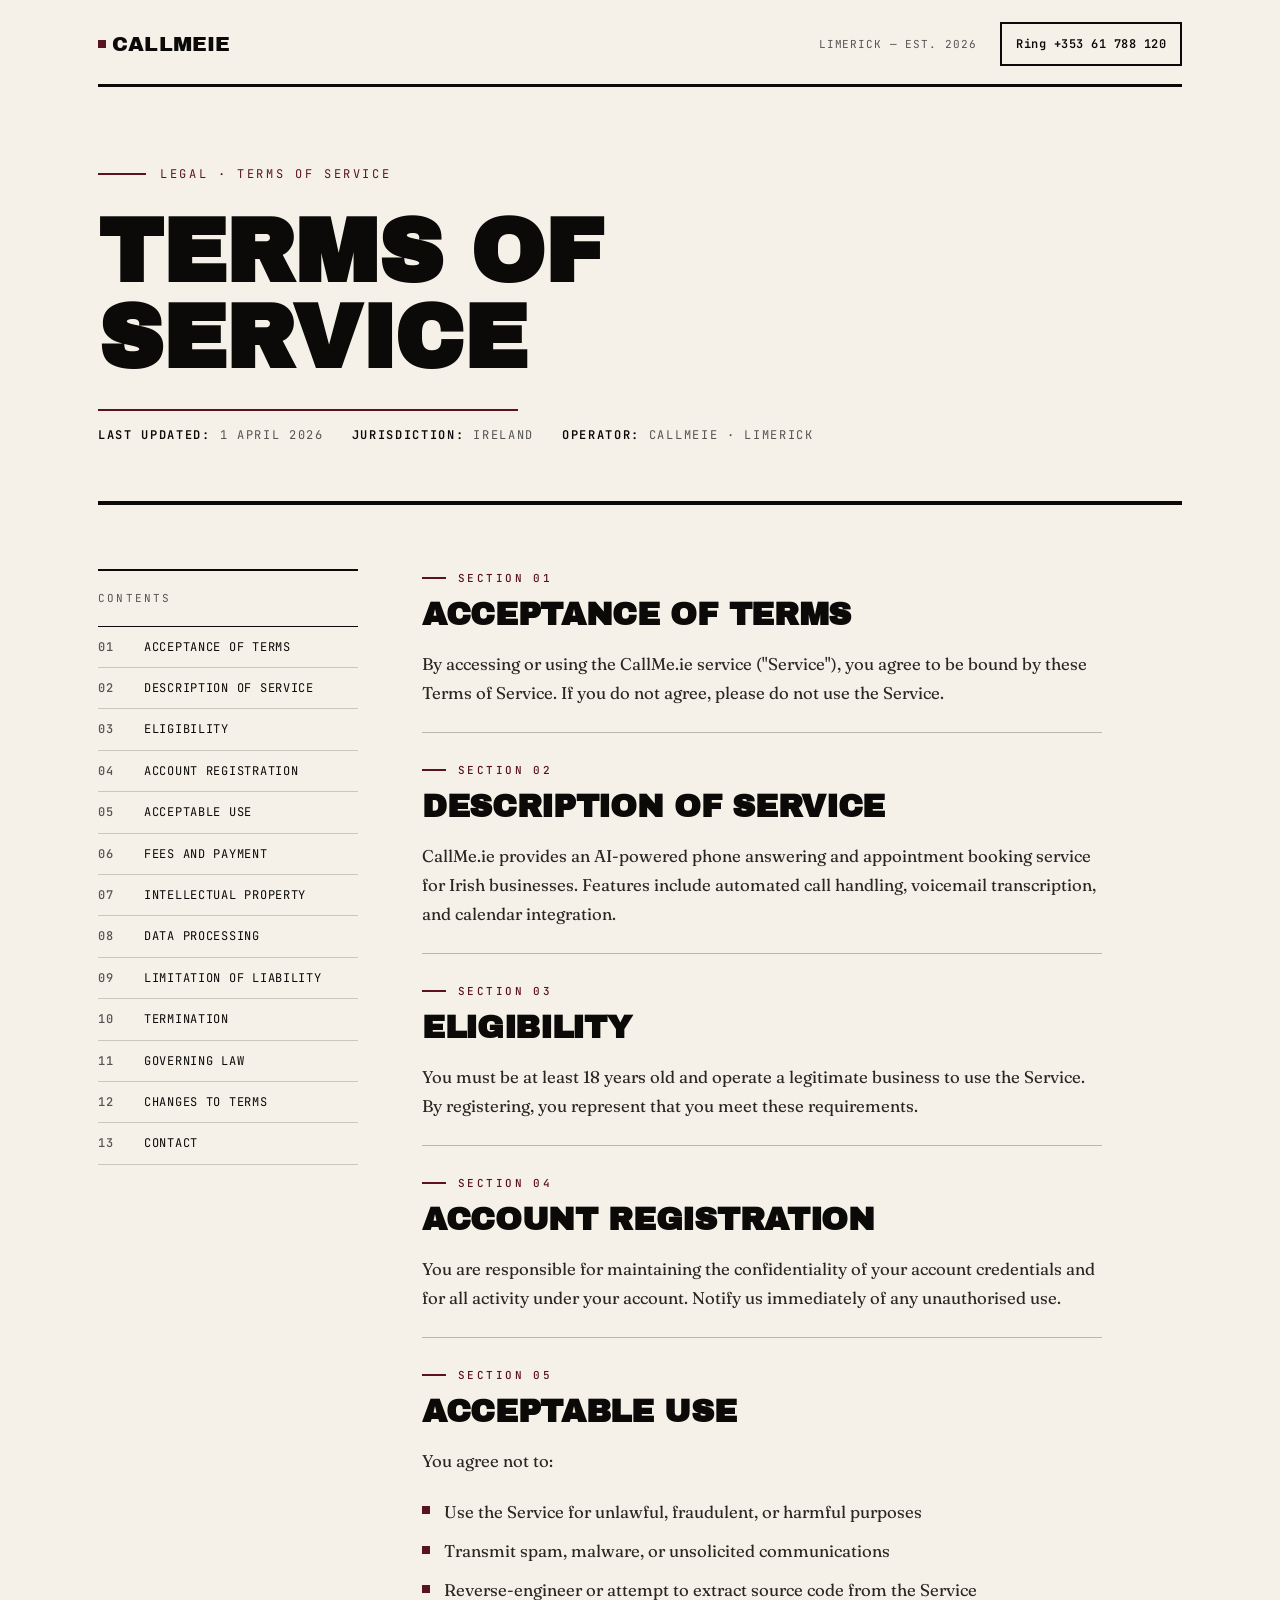
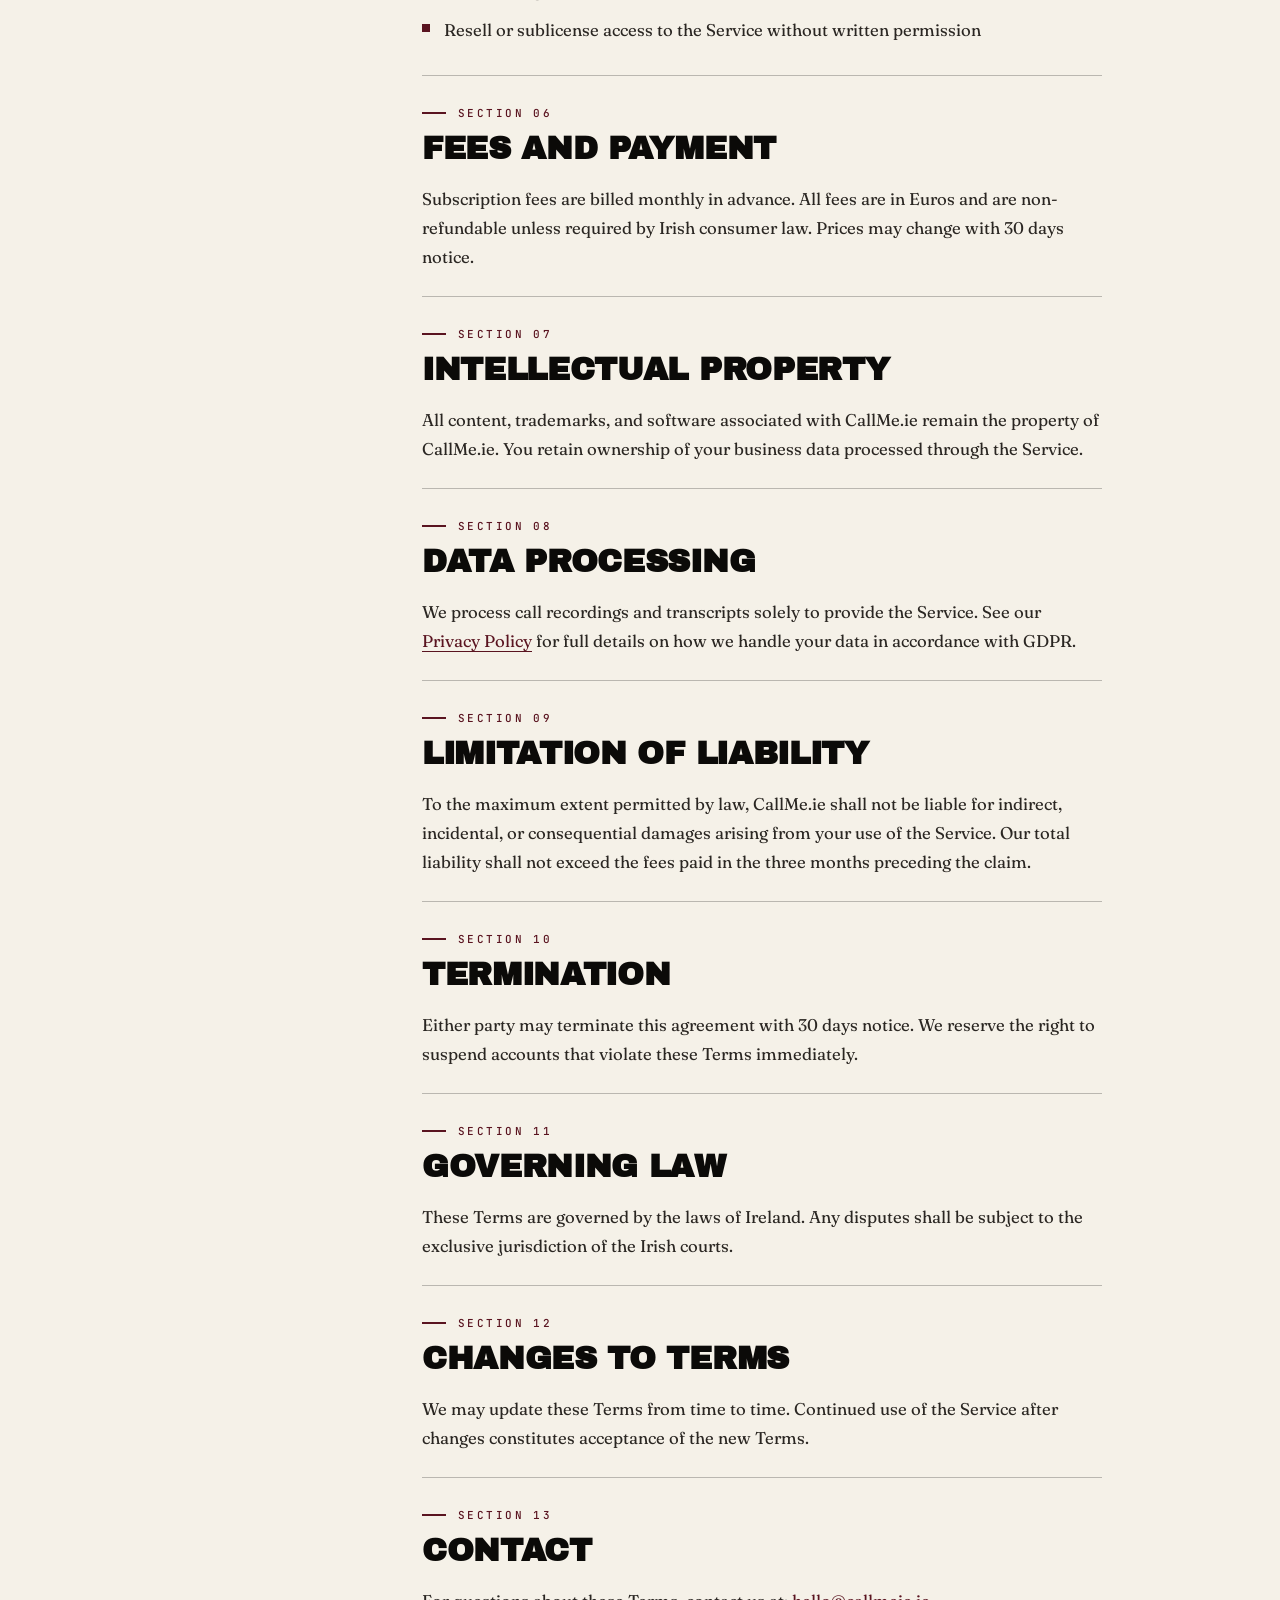
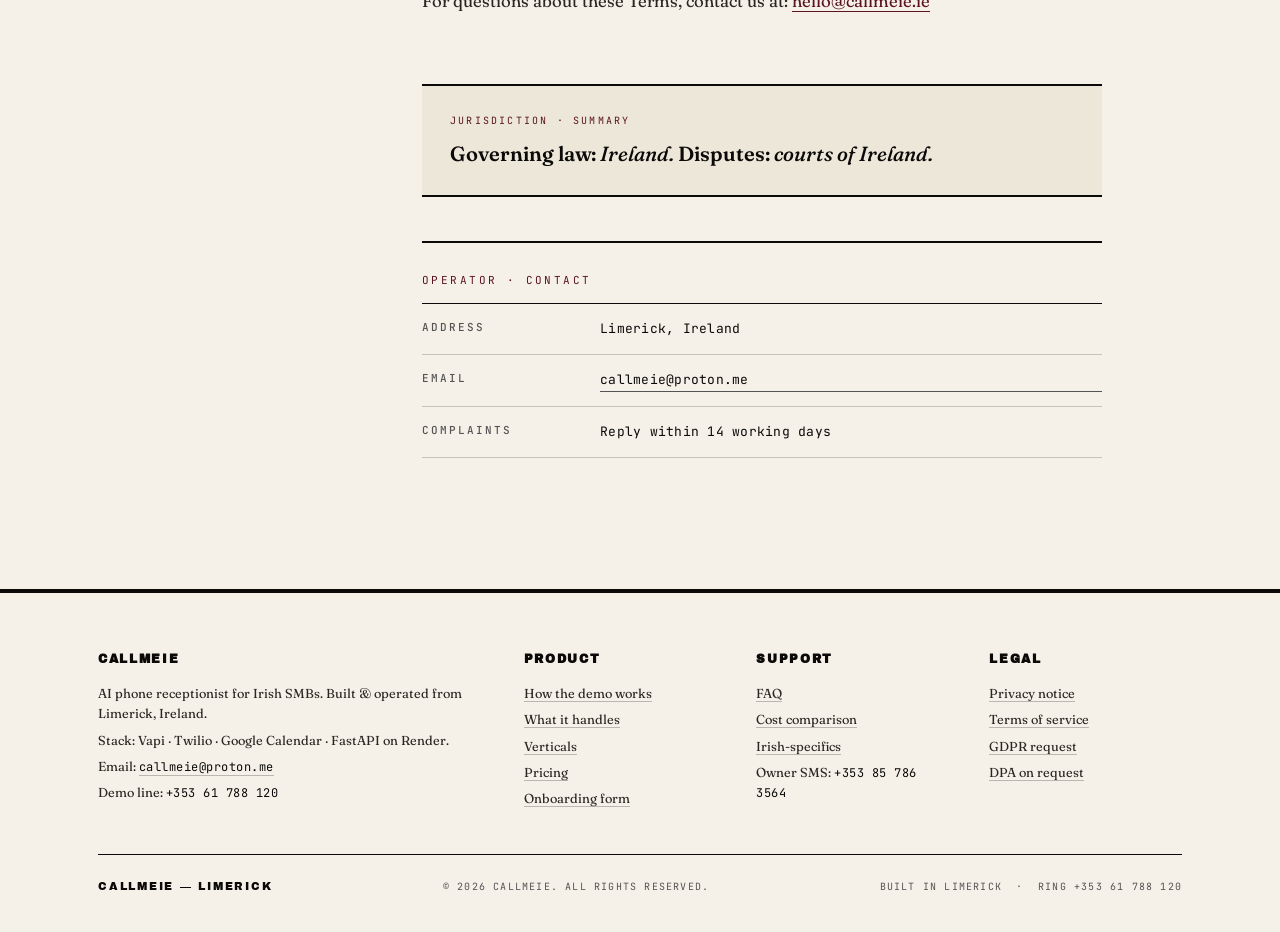
<file: terms.html>
<!doctype html>
<html lang="en-IE">
<head>
<meta charset="utf-8" />
<meta name="viewport" content="width=device-width, initial-scale=1" />
<title>Terms of Service — CallMeIE · Limerick</title>
<meta name="description" content="CallMeIE Terms of Service. AI phone receptionist for Irish SMBs. Governing law: Ireland. Built in Limerick." />
<link rel="icon" type="image/png" sizes="512x512" href="/favicon.png">
<link rel="icon" type="image/svg+xml" href="/favicon.svg">
<link rel="apple-touch-icon" href="/favicon.png">
<link rel="alternate icon" href="/favicon.ico">

<link rel="preconnect" href="https://fonts.googleapis.com">
<link rel="preconnect" href="https://fonts.gstatic.com" crossorigin>
<link href="https://fonts.googleapis.com/css2?family=Archivo+Black&family=Fraunces:ital,opsz,wght@0,9..144,400;0,9..144,500;0,9..144,600;0,9..144,700;1,9..144,400;1,9..144,500&family=JetBrains+Mono:wght@400;500;600;700&display=swap" rel="stylesheet">

<style>
  /* CallMeIE — Terms of Service
     Paper cream + deep ink + single burgundy accent.
     Archivo Black display · Fraunces body · JetBrains Mono for numbers + dates. */

  :root {
    --paper: #F5F1E8;
    --paper-deep: #ECE7D9;
    --ink: #0b0a08;
    --ink-soft: #2a2622;
    --ink-muted: #545454;
    --burgundy: #5A1420;
    --measure: 680px;
    --section-gap: clamp(40px, 5vw, 64px);
    --rule-heavy: 3px;
    --rule-thick: 4px;
  }

  *, *::before, *::after { box-sizing: border-box; }
  html { -webkit-text-size-adjust: 100%; scroll-behavior: smooth; }
  body {
    margin: 0; background: var(--paper); color: var(--ink);
    font-family: 'Fraunces', Georgia, 'Times New Roman', serif;
    font-optical-sizing: auto;
    font-variation-settings: "opsz" 36, "SOFT" 30;
    font-size: 18px; line-height: 1.7;
    -webkit-font-smoothing: antialiased;
  }

  a { color: inherit; }
  a:hover { text-decoration-thickness: 2px; }
  ::selection { background: var(--burgundy); color: var(--paper); }

  /* Layout scaffold */
  .page { max-width: 1180px; margin: 0 auto; padding: 0 clamp(20px, 4vw, 48px); position: relative; }

  /* Topbar */
  .topbar {
    position: relative; z-index: 5;
    display: flex; align-items: center; justify-content: space-between;
    padding: 22px 0 18px; border-bottom: var(--rule-heavy) solid var(--ink);
    gap: 16px;
  }
  .wordmark {
    font-family: 'Archivo Black', 'Arial Black', sans-serif;
    font-size: clamp(18px, 1.6vw, 22px); letter-spacing: 0.01em;
    text-transform: uppercase; color: var(--ink); text-decoration: none;
  }
  .wordmark__dot {
    display: inline-block; width: 8px; height: 8px;
    background: var(--burgundy); margin: 0 6px 2px 0; vertical-align: middle;
  }
  .topbar__right { display: flex; align-items: center; gap: 24px; flex-wrap: wrap; justify-content: flex-end; }
  .topbar__meta {
    font-family: 'JetBrains Mono', ui-monospace, Menlo, monospace;
    font-size: 11px; letter-spacing: 0.08em; text-transform: uppercase; color: var(--ink-muted);
  }
  @media (max-width: 720px) { .topbar__meta { display: none; } }
  .topbar__cta {
    font-family: 'JetBrains Mono', ui-monospace, monospace;
    font-size: 12px; font-weight: 600; letter-spacing: 0.04em;
    color: var(--ink); text-decoration: none;
    padding: 10px 14px; border: 2px solid var(--ink);
    transition: background 0.15s ease, color 0.15s ease;
    white-space: nowrap;
  }
  .topbar__cta:hover { background: var(--ink); color: var(--paper); }

  /* Masthead */
  .masthead {
    padding: clamp(40px, 6vw, 80px) 0 clamp(36px, 5vw, 56px);
    border-bottom: var(--rule-thick) solid var(--ink);
  }
  .masthead__kicker {
    font-family: 'JetBrains Mono', monospace;
    font-size: 12px; letter-spacing: 0.22em; text-transform: uppercase;
    color: var(--burgundy); margin-bottom: 24px;
    display: flex; align-items: center; gap: 14px;
  }
  .masthead__kicker::before {
    content: ""; display: inline-block; width: 48px; height: 2px; background: var(--burgundy);
  }
  .masthead__title {
    font-family: 'Archivo Black', 'Arial Black', sans-serif;
    font-size: clamp(44px, 7vw, 96px); line-height: 0.96;
    letter-spacing: -0.015em; text-transform: uppercase;
    margin: 0 0 28px; color: var(--ink); max-width: 14ch;
  }
  .masthead__rule {
    width: 100%; max-width: 420px; height: 2px; background: var(--burgundy);
    border: 0; margin: 0 0 14px;
  }
  .masthead__meta {
    font-family: 'JetBrains Mono', monospace;
    font-size: 12px; letter-spacing: 0.14em; text-transform: uppercase;
    color: var(--ink-muted);
    display: flex; gap: 28px; flex-wrap: wrap;
  }
  .masthead__meta b { color: var(--ink); font-weight: 600; }

  /* Layout — TOC + content two-column on wide, stacked on narrow */
  .tos-layout {
    display: grid; grid-template-columns: 260px 1fr;
    gap: clamp(40px, 5vw, 80px);
    padding: var(--section-gap) 0 clamp(64px, 8vw, 112px);
  }
  @media (max-width: 900px) { .tos-layout { grid-template-columns: 1fr; gap: 40px; } }

  /* Table of contents */
  .toc {
    position: sticky; top: 24px; align-self: start;
    border-top: 2px solid var(--ink);
    padding-top: 18px;
  }
  @media (max-width: 900px) { .toc { position: static; } }
  .toc__kicker {
    font-family: 'JetBrains Mono', monospace;
    font-size: 11px; letter-spacing: 0.2em; text-transform: uppercase;
    color: var(--ink-muted); margin-bottom: 18px;
  }
  .toc ol {
    list-style: none; margin: 0; padding: 0;
    border-top: 1px solid var(--ink);
  }
  .toc li { border-bottom: 1px solid rgba(11,10,8,0.18); }
  .toc a {
    display: grid; grid-template-columns: 36px 1fr;
    gap: 10px; align-items: baseline;
    padding: 10px 0;
    font-family: 'JetBrains Mono', monospace;
    font-size: 12px; letter-spacing: 0.06em;
    color: var(--ink); text-decoration: none;
    text-transform: uppercase;
    transition: color 0.15s ease;
  }
  .toc a:hover { color: var(--burgundy); }
  .toc a .toc__num { color: var(--ink-muted); font-weight: 500; }
  .toc a:hover .toc__num { color: var(--burgundy); }

  /* Main content */
  .tos-content { max-width: var(--measure); }

  .tos-section {
    padding: 28px 0 8px;
    border-top: 1px solid rgba(11,10,8,0.25);
  }
  .tos-section:first-of-type { border-top: 0; padding-top: 0; }
  .tos-section__num {
    font-family: 'JetBrains Mono', monospace;
    font-size: 11px; font-weight: 500; letter-spacing: 0.22em;
    color: var(--burgundy); text-transform: uppercase;
    display: flex; align-items: center; gap: 12px; margin-bottom: 10px;
  }
  .tos-section__num::before {
    content: ""; width: 24px; height: 2px; background: var(--burgundy); display: inline-block;
  }
  .tos-section h2 {
    font-family: 'Archivo Black', 'Arial Black', sans-serif;
    font-size: clamp(22px, 3vw, 32px); line-height: 1.08;
    letter-spacing: -0.01em; text-transform: uppercase;
    margin: 0 0 18px; color: var(--ink);
    scroll-margin-top: 24px;
  }
  .tos-section p {
    font-family: 'Fraunces', Georgia, serif;
    font-size: clamp(17px, 1.2vw, 18px); line-height: 1.7;
    color: var(--ink-soft); margin: 0 0 16px;
  }
  .tos-section p strong, .tos-section p b { color: var(--ink); font-weight: 600; }
  .tos-section a { color: var(--burgundy); text-decoration: none; border-bottom: 1px solid var(--burgundy); }
  .tos-section a:hover { background: var(--burgundy); color: var(--paper); border-bottom-color: var(--burgundy); }

  .tos-section ul {
    list-style: none; padding: 0; margin: 0 0 18px;
  }
  .tos-section ul li {
    position: relative;
    padding: 6px 0 6px 22px;
    font-family: 'Fraunces', Georgia, serif;
    font-size: clamp(17px, 1.2vw, 18px); line-height: 1.6;
    color: var(--ink-soft);
  }
  .tos-section ul li::before {
    content: ""; position: absolute; left: 0; top: 0.85em;
    width: 8px; height: 8px; background: var(--burgundy);
  }

  /* Jurisdiction callout */
  .jurisdiction {
    margin: 44px 0 0;
    padding: 26px 28px;
    border-top: 2px solid var(--ink);
    border-bottom: 2px solid var(--ink);
    background: var(--paper-deep);
  }
  .jurisdiction__kicker {
    font-family: 'JetBrains Mono', monospace;
    font-size: 10px; letter-spacing: 0.22em; text-transform: uppercase;
    color: var(--burgundy); margin-bottom: 10px;
  }
  .jurisdiction__text {
    font-family: 'Fraunces', Georgia, serif;
    font-style: italic; font-weight: 500;
    font-size: clamp(18px, 1.6vw, 22px); line-height: 1.45;
    color: var(--ink); margin: 0;
  }
  .jurisdiction__text b { font-style: normal; font-weight: 600; color: var(--ink); }

  /* Contact block */
  .contact-block {
    margin: 44px 0 0;
    padding: 28px 0;
    border-top: 2px solid var(--ink);
  }
  .contact-block__kicker {
    font-family: 'JetBrains Mono', monospace;
    font-size: 11px; letter-spacing: 0.22em; text-transform: uppercase;
    color: var(--burgundy); margin-bottom: 14px;
  }
  .contact-list {
    list-style: none; padding: 0; margin: 0;
    border-top: 1px solid var(--ink);
  }
  .contact-list li {
    display: grid; grid-template-columns: 160px 1fr;
    gap: 18px; padding: 14px 0;
    border-bottom: 1px solid rgba(11,10,8,0.2);
    font-family: 'JetBrains Mono', monospace;
    font-size: 13px; letter-spacing: 0.02em;
    color: var(--ink);
  }
  @media (max-width: 520px) { .contact-list li { grid-template-columns: 1fr; gap: 4px; } }
  .contact-list dt, .contact-list b.contact-label {
    color: var(--ink-muted); text-transform: uppercase; font-size: 11px;
    letter-spacing: 0.18em; font-weight: 500;
  }
  .contact-list a { color: var(--ink); text-decoration: none; border-bottom: 1px solid var(--ink-muted); }
  .contact-list a:hover { color: var(--burgundy); border-bottom-color: var(--burgundy); }

  /* Footer */
  footer {
    background: var(--paper); padding: 56px 0 36px;
    border-top: var(--rule-thick) solid var(--ink);
    font-family: 'JetBrains Mono', monospace;
    font-size: 11px; letter-spacing: 0.08em; text-transform: uppercase; color: var(--ink-muted);
  }
  .footer-grid {
    display: grid; grid-template-columns: 2fr 1fr 1fr 1fr;
    gap: 40px; margin-bottom: 40px;
  }
  @media (max-width: 860px) { .footer-grid { grid-template-columns: 1fr 1fr; gap: 28px; } }
  @media (max-width: 520px) { .footer-grid { grid-template-columns: 1fr; } }
  .footer-col h4 {
    font-family: 'Archivo Black', sans-serif;
    font-size: 12px; letter-spacing: 0.14em; text-transform: uppercase;
    color: var(--ink); margin: 0 0 14px;
  }
  .footer-col p, .footer-col li {
    font-family: 'Fraunces', serif; font-size: 13px; line-height: 1.55;
    letter-spacing: 0; text-transform: none; color: var(--ink-soft); margin: 0 0 6px;
  }
  .footer-col ul { list-style: none; padding: 0; margin: 0; }
  .footer-col a { color: inherit; text-decoration: none; border-bottom: 1px solid rgba(11,10,8,0.25); }
  .footer-col a:hover { border-bottom-color: var(--ink); }
  .footer-col .mono-val {
    font-family: 'JetBrains Mono', monospace; font-size: 12px; letter-spacing: 0.04em;
    color: var(--ink); text-transform: none;
  }
  .footer-legal {
    border-top: 1px solid var(--ink); padding-top: 22px;
    display: flex; justify-content: space-between; align-items: baseline;
    gap: 24px; flex-wrap: wrap;
    font-family: 'JetBrains Mono', monospace;
    font-size: 10px; letter-spacing: 0.12em; color: var(--ink-muted);
  }
  .footer-legal__wordmark {
    font-family: 'Archivo Black', sans-serif;
    color: var(--ink); font-size: 11px; letter-spacing: 0.16em;
  }
</style>

<!-- mobile-fit-safety -->
<style>
html { overflow-x: hidden; }
body { max-width: 100vw; overflow-x: hidden; }
*, *::before, *::after { box-sizing: border-box; }
* { min-width: 0; }
img, video, iframe, svg, canvas { max-width: 100%; height: auto; display: block; }
@media (max-width: 640px) {
  [class*="grid"], [class*="cols"], [class*="row"], [class*="columns"] { grid-template-columns: 1fr !important; flex-direction: column !important; }
  [class*="container"] { max-width: 100% !important; padding-inline: 16px !important; }
  section, header, main, footer, article, aside, nav { max-width: 100% !important; padding-inline: clamp(12px, 4vw, 24px) !important; }
  h1 { font-size: clamp(30px, 8vw, 44px) !important; line-height: 1.05 !important; }
  h2 { font-size: clamp(24px, 6vw, 34px) !important; }
}
</style>
</head>
<body id="top">

<div class="page">

  <!-- TOPBAR -->
  <header class="topbar" role="banner">
    <a class="wordmark" href="/" aria-label="CallMeIE — home">
      <span class="wordmark__dot" aria-hidden="true"></span>CallMeIE
    </a>
    <div class="topbar__right">
      <span class="topbar__meta">Limerick — Est. 2026</span>
      <a class="topbar__cta" href="tel:+35361788120">Ring +353 61 788 120</a>
    </div>
  </header>

  <!-- MASTHEAD -->
  <section class="masthead" aria-labelledby="tos-title">
    <div class="masthead__kicker">Legal · Terms of Service</div>
    <h1 id="tos-title" class="masthead__title">Terms of Service</h1>
    <hr class="masthead__rule" />
    <div class="masthead__meta">
      <span><b>Last updated:</b>&nbsp;1 April 2026</span>
      <span><b>Jurisdiction:</b>&nbsp;Ireland</span>
      <span><b>Operator:</b>&nbsp;CallMeIE · Limerick</span>
    </div>
  </section>

  <!-- TOC + CONTENT -->
  <div class="tos-layout">

    <!-- Table of contents -->
    <aside class="toc" aria-label="Table of contents">
      <div class="toc__kicker">Contents</div>
      <ol>
        <li><a href="#s1"><span class="toc__num">01</span><span>Acceptance of Terms</span></a></li>
        <li><a href="#s2"><span class="toc__num">02</span><span>Description of Service</span></a></li>
        <li><a href="#s3"><span class="toc__num">03</span><span>Eligibility</span></a></li>
        <li><a href="#s4"><span class="toc__num">04</span><span>Account Registration</span></a></li>
        <li><a href="#s5"><span class="toc__num">05</span><span>Acceptable Use</span></a></li>
        <li><a href="#s6"><span class="toc__num">06</span><span>Fees and Payment</span></a></li>
        <li><a href="#s7"><span class="toc__num">07</span><span>Intellectual Property</span></a></li>
        <li><a href="#s8"><span class="toc__num">08</span><span>Data Processing</span></a></li>
        <li><a href="#s9"><span class="toc__num">09</span><span>Limitation of Liability</span></a></li>
        <li><a href="#s10"><span class="toc__num">10</span><span>Termination</span></a></li>
        <li><a href="#s11"><span class="toc__num">11</span><span>Governing Law</span></a></li>
        <li><a href="#s12"><span class="toc__num">12</span><span>Changes to Terms</span></a></li>
        <li><a href="#s13"><span class="toc__num">13</span><span>Contact</span></a></li>
      </ol>
    </aside>

    <!-- Main content — every paragraph preserved verbatim -->
    <main class="tos-content">

      <article class="tos-section" id="s1">
        <div class="tos-section__num">Section 01</div>
        <h2>Acceptance of Terms</h2>
        <p>By accessing or using the CallMe.ie service ("Service"), you agree to be bound by these Terms of Service. If you do not agree, please do not use the Service.</p>
      </article>

      <article class="tos-section" id="s2">
        <div class="tos-section__num">Section 02</div>
        <h2>Description of Service</h2>
        <p>CallMe.ie provides an AI-powered phone answering and appointment booking service for Irish businesses. Features include automated call handling, voicemail transcription, and calendar integration.</p>
      </article>

      <article class="tos-section" id="s3">
        <div class="tos-section__num">Section 03</div>
        <h2>Eligibility</h2>
        <p>You must be at least 18 years old and operate a legitimate business to use the Service. By registering, you represent that you meet these requirements.</p>
      </article>

      <article class="tos-section" id="s4">
        <div class="tos-section__num">Section 04</div>
        <h2>Account Registration</h2>
        <p>You are responsible for maintaining the confidentiality of your account credentials and for all activity under your account. Notify us immediately of any unauthorised use.</p>
      </article>

      <article class="tos-section" id="s5">
        <div class="tos-section__num">Section 05</div>
        <h2>Acceptable Use</h2>
        <p>You agree not to:</p>
        <ul>
          <li>Use the Service for unlawful, fraudulent, or harmful purposes</li>
          <li>Transmit spam, malware, or unsolicited communications</li>
          <li>Reverse-engineer or attempt to extract source code from the Service</li>
          <li>Resell or sublicense access to the Service without written permission</li>
        </ul>
      </article>

      <article class="tos-section" id="s6">
        <div class="tos-section__num">Section 06</div>
        <h2>Fees and Payment</h2>
        <p>Subscription fees are billed monthly in advance. All fees are in Euros and are non-refundable unless required by Irish consumer law. Prices may change with 30 days notice.</p>
      </article>

      <article class="tos-section" id="s7">
        <div class="tos-section__num">Section 07</div>
        <h2>Intellectual Property</h2>
        <p>All content, trademarks, and software associated with CallMe.ie remain the property of CallMe.ie. You retain ownership of your business data processed through the Service.</p>
      </article>

      <article class="tos-section" id="s8">
        <div class="tos-section__num">Section 08</div>
        <h2>Data Processing</h2>
        <p>We process call recordings and transcripts solely to provide the Service. See our <a href="/privacy">Privacy Policy</a> for full details on how we handle your data in accordance with GDPR.</p>
      </article>

      <article class="tos-section" id="s9">
        <div class="tos-section__num">Section 09</div>
        <h2>Limitation of Liability</h2>
        <p>To the maximum extent permitted by law, CallMe.ie shall not be liable for indirect, incidental, or consequential damages arising from your use of the Service. Our total liability shall not exceed the fees paid in the three months preceding the claim.</p>
      </article>

      <article class="tos-section" id="s10">
        <div class="tos-section__num">Section 10</div>
        <h2>Termination</h2>
        <p>Either party may terminate this agreement with 30 days notice. We reserve the right to suspend accounts that violate these Terms immediately.</p>
      </article>

      <article class="tos-section" id="s11">
        <div class="tos-section__num">Section 11</div>
        <h2>Governing Law</h2>
        <p>These Terms are governed by the laws of Ireland. Any disputes shall be subject to the exclusive jurisdiction of the Irish courts.</p>
      </article>

      <article class="tos-section" id="s12">
        <div class="tos-section__num">Section 12</div>
        <h2>Changes to Terms</h2>
        <p>We may update these Terms from time to time. Continued use of the Service after changes constitutes acceptance of the new Terms.</p>
      </article>

      <article class="tos-section" id="s13">
        <div class="tos-section__num">Section 13</div>
        <h2>Contact</h2>
        <p>For questions about these Terms, contact us at: <a href="mailto:hello@callmeie.ie">hello@callmeie.ie</a></p>
      </article>

      <!-- Jurisdiction callout -->
      <aside class="jurisdiction" aria-label="Jurisdiction summary">
        <div class="jurisdiction__kicker">Jurisdiction · Summary</div>
        <p class="jurisdiction__text">
          <b>Governing law:</b> Ireland. <b>Disputes:</b> courts of Ireland.
        </p>
      </aside>

      <!-- Contact block -->
      <section class="contact-block" aria-label="Operator contact">
        <div class="contact-block__kicker">Operator · Contact</div>
        <ul class="contact-list">
          <li><b class="contact-label">Address</b><span>Limerick, Ireland</span></li>
          <li><b class="contact-label">Email</b><a href="mailto:callmeie@proton.me">callmeie@proton.me</a></li>
          <li><b class="contact-label">Complaints</b><span>Reply within 14 working days</span></li>
        </ul>
      </section>

    </main>
  </div><!-- /.tos-layout -->

</div><!-- /.page -->

<!-- FOOTER -->
<footer role="contentinfo">
  <div class="page">
    <div class="footer-grid">
      <div class="footer-col">
        <h4>CallMeIE</h4>
        <p>AI phone receptionist for Irish SMBs. Built &amp; operated from Limerick, Ireland.</p>
        <p>Stack: Vapi · Twilio · Google Calendar · FastAPI on Render.</p>
        <p>Email: <a href="mailto:callmeie@proton.me" class="mono-val">callmeie@proton.me</a></p>
        <p>Demo line: <span class="mono-val">+353 61 788 120</span></p>
      </div>
      <div class="footer-col">
        <h4>Product</h4>
        <ul>
          <li><a href="/#how-demo-works">How the demo works</a></li>
          <li><a href="/#handles">What it handles</a></li>
          <li><a href="/#verticals">Verticals</a></li>
          <li><a href="/#pricing">Pricing</a></li>
          <li><a href="/onboard.html">Onboarding form</a></li>
        </ul>
      </div>
      <div class="footer-col">
        <h4>Support</h4>
        <ul>
          <li><a href="/#faq">FAQ</a></li>
          <li><a href="/#cost">Cost comparison</a></li>
          <li><a href="/#irish">Irish-specifics</a></li>
          <li>Owner SMS: <span class="mono-val">+353 85 786 3564</span></li>
        </ul>
      </div>
      <div class="footer-col">
        <h4>Legal</h4>
        <ul>
          <li><a href="/privacy.html">Privacy notice</a></li>
          <li><a href="/terms.html">Terms of service</a></li>
          <li><a href="mailto:callmeie@proton.me?subject=GDPR%20data%20request">GDPR request</a></li>
          <li><a href="mailto:callmeie@proton.me?subject=DPA%20request">DPA on request</a></li>
        </ul>
      </div>
    </div>
    <div class="footer-legal">
      <span class="footer-legal__wordmark">CALLMEIE &mdash; LIMERICK</span>
      <span>© 2026 CallMeIE. All rights reserved.</span>
      <span>Built in Limerick &nbsp;·&nbsp; Ring +353 61 788 120</span>
    </div>
  </div>
</footer>

</body>
</html>
</file>
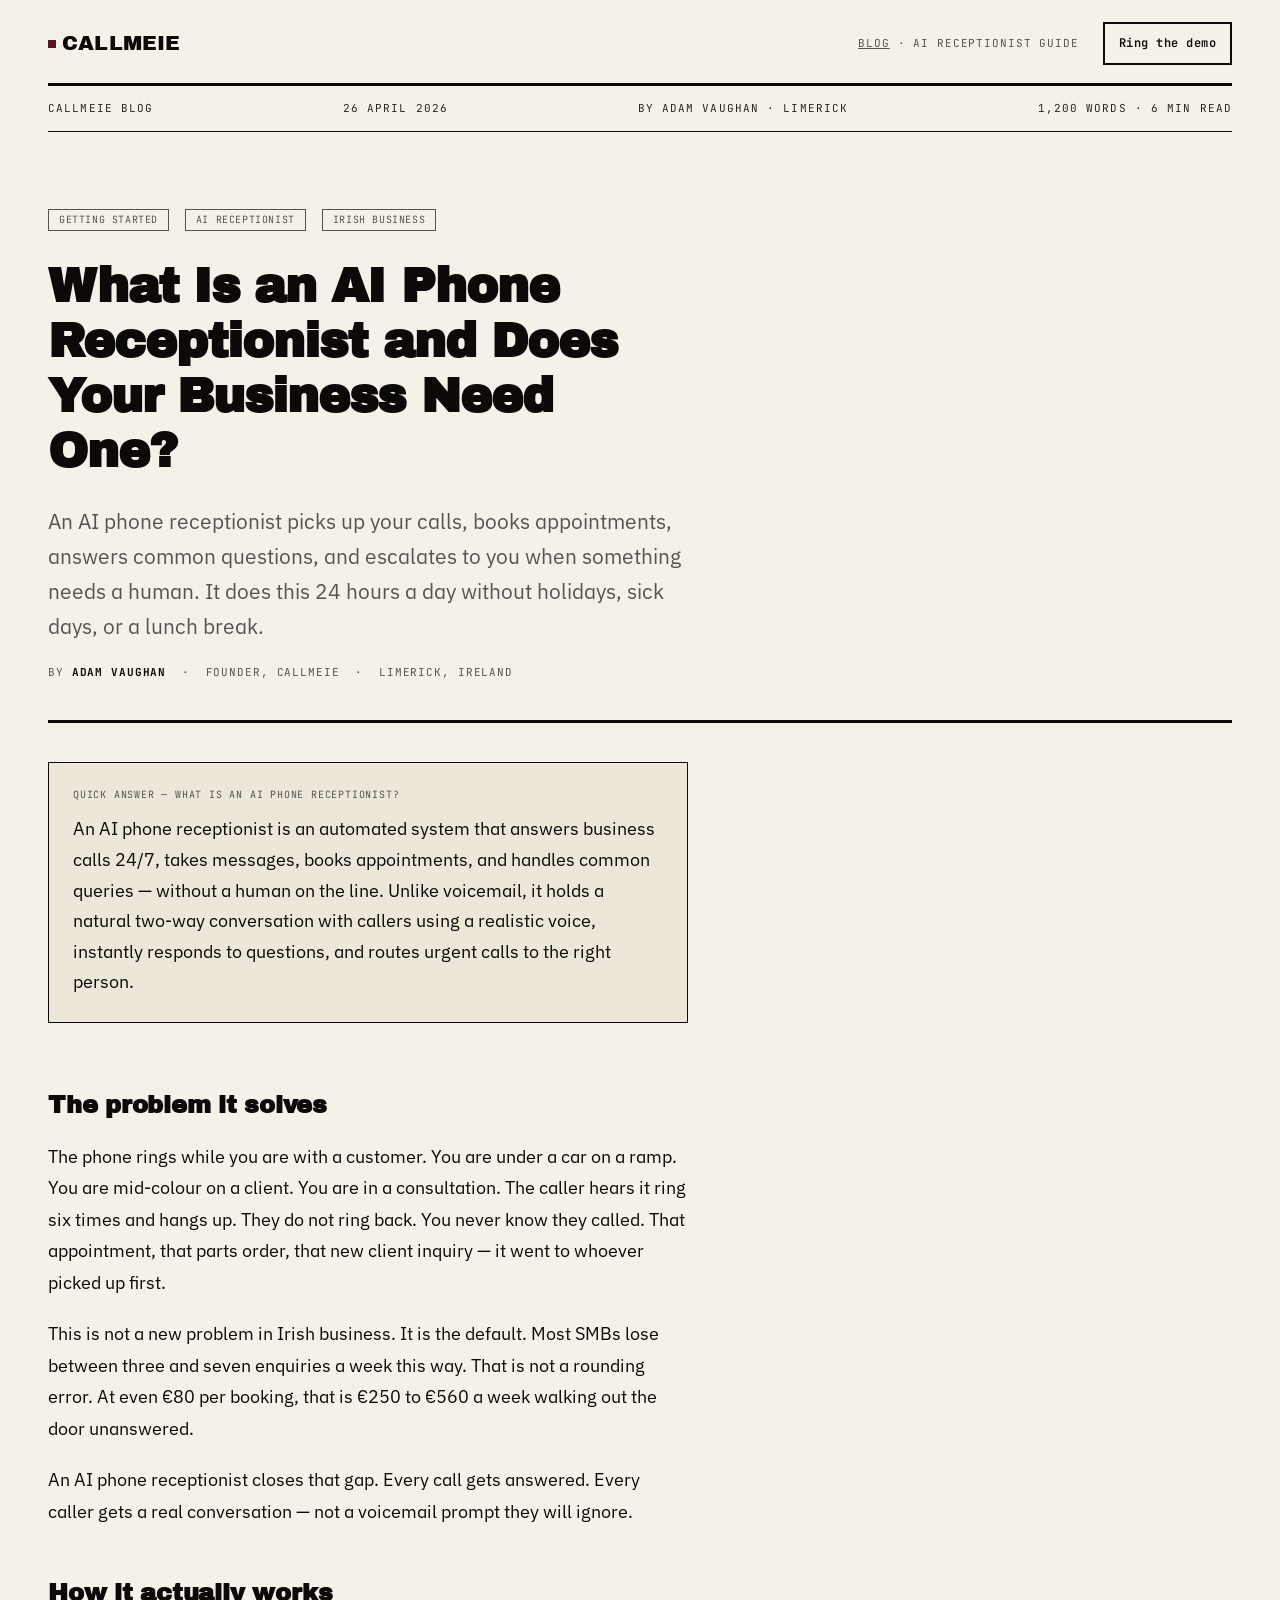
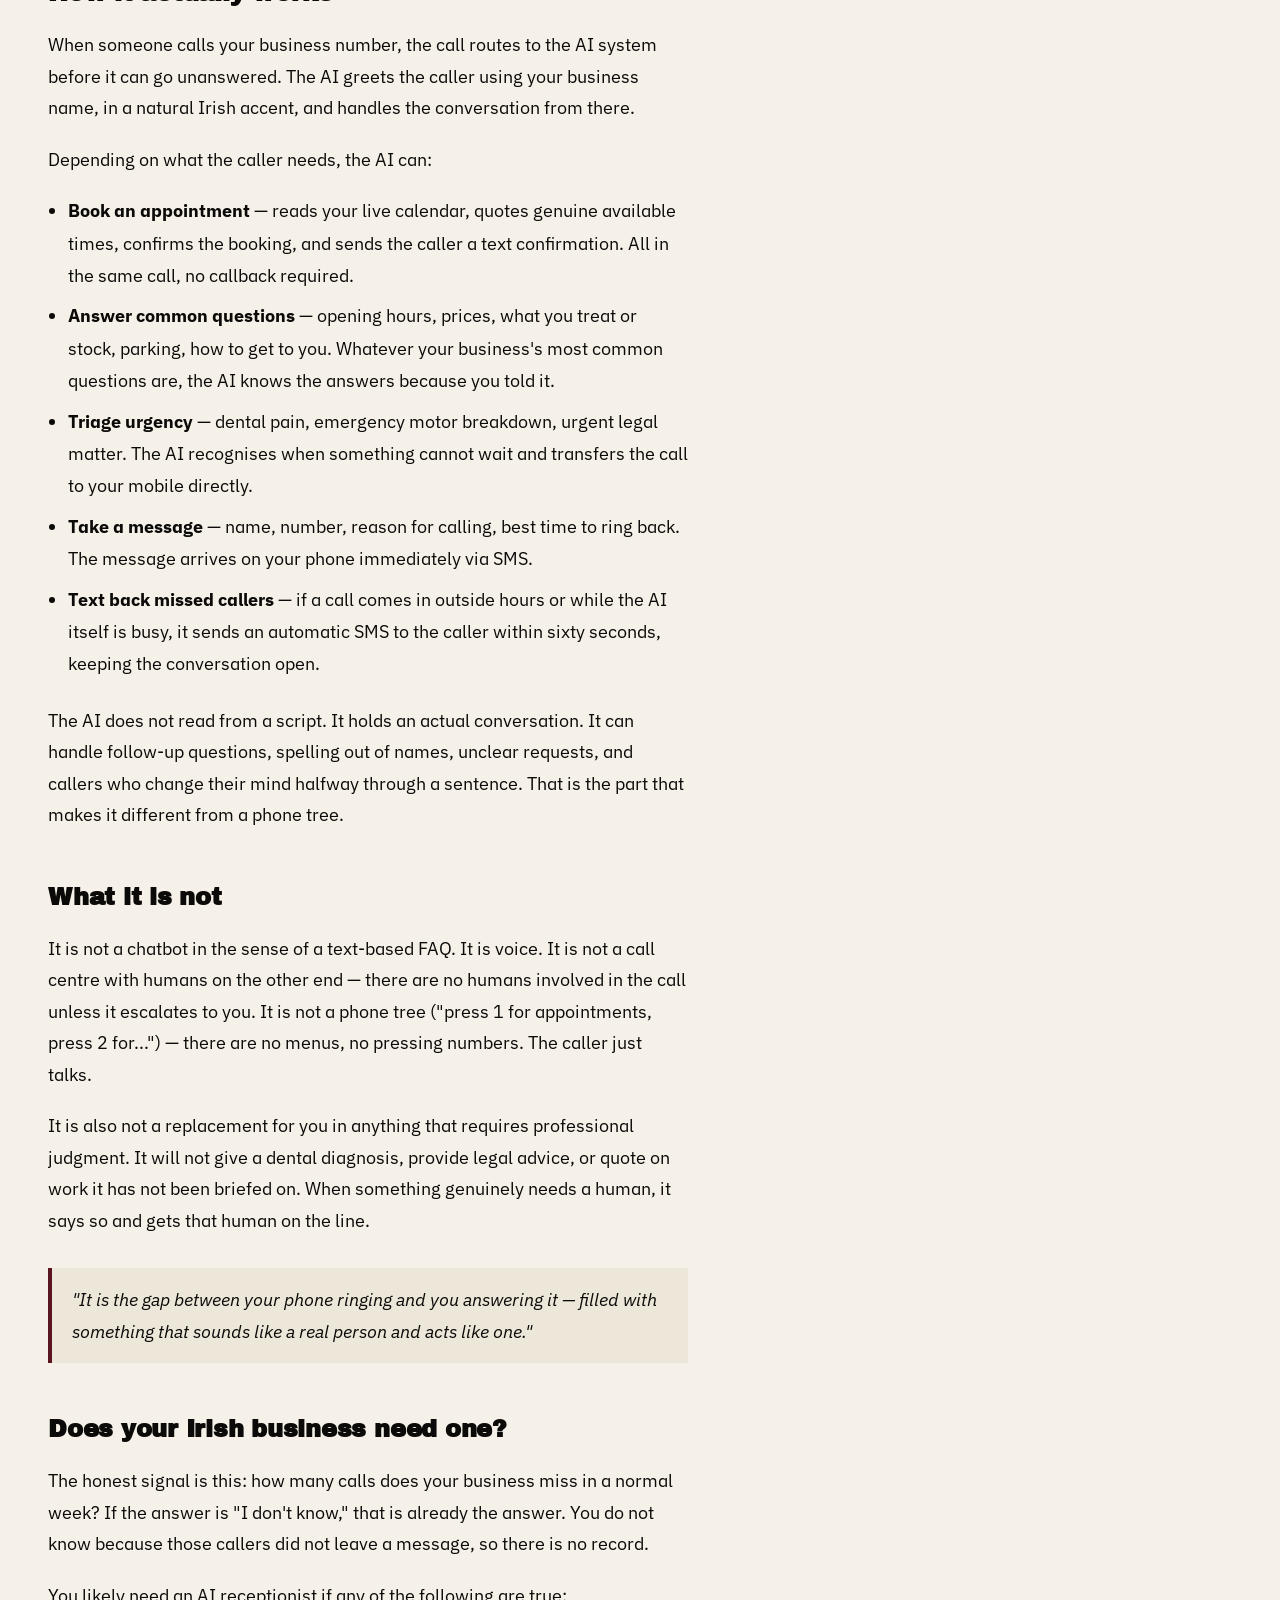
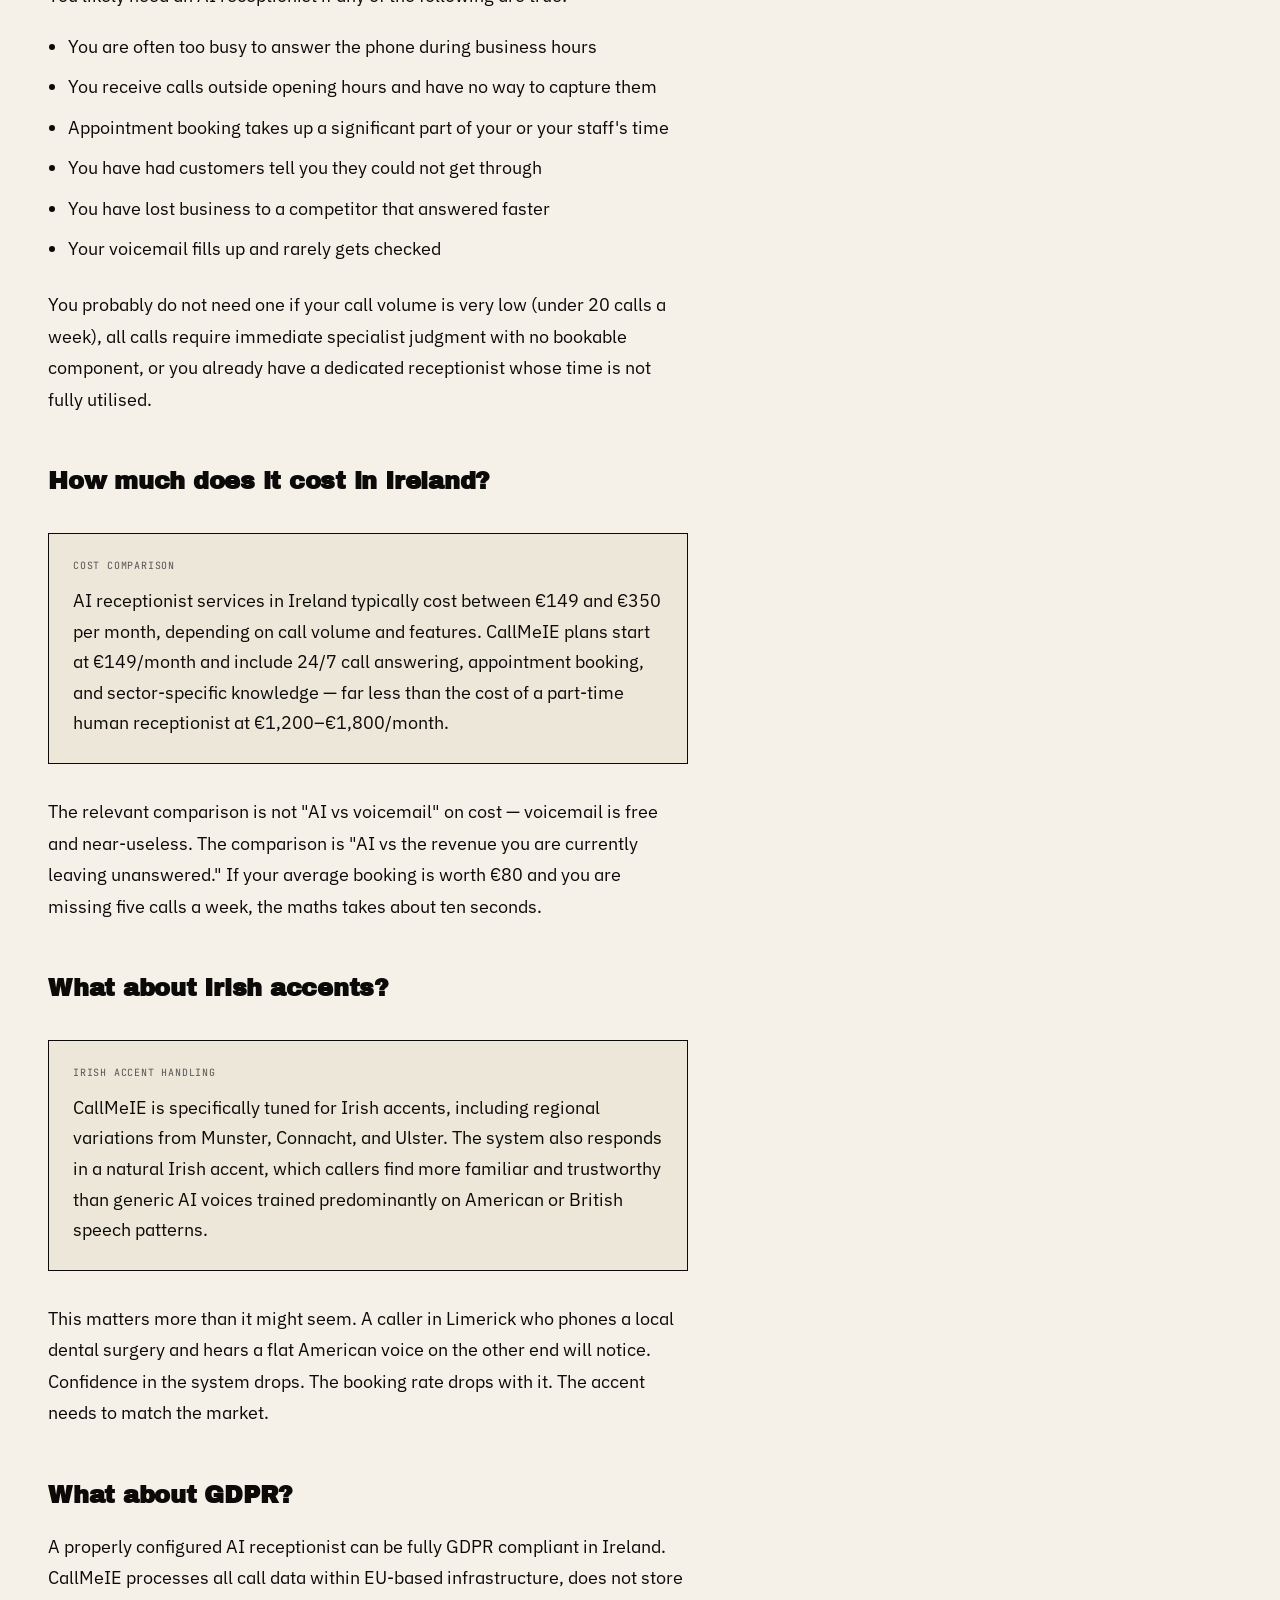
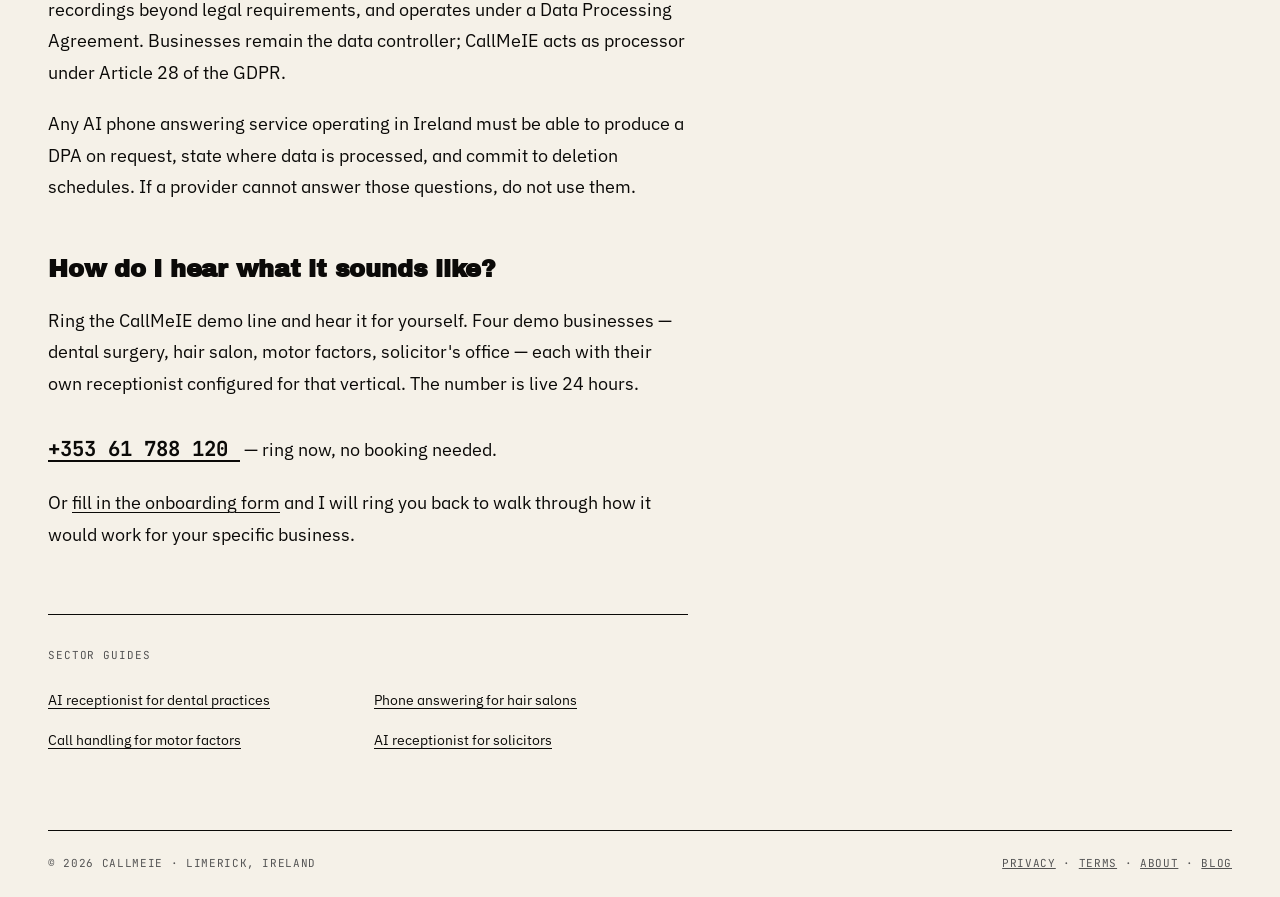
<file: blog/what-is-an-ai-phone-receptionist.html>
<!doctype html>
<html lang="en-IE">
<head>
<meta charset="utf-8" />
<meta name="viewport" content="width=device-width, initial-scale=1" />
<title>What Is an AI Phone Receptionist? — CallMeIE</title>
<meta name="description" content="An AI phone receptionist picks up your business calls, books appointments, and answers questions 24/7 without a human on the line. Here is how it works and whether your Irish business needs one." />
<link rel="canonical" href="https://receptionist.callmeie.ie/blog/what-is-an-ai-phone-receptionist.html" />
<link rel="icon" type="image/png" sizes="512x512" href="/favicon.png" />
<link rel="icon" type="image/svg+xml" href="/favicon.svg" />
<link rel="apple-touch-icon" href="/favicon.png" />

<!-- Geo / Local SEO -->
<meta name="geo.region" content="IE-LK" />
<meta name="geo.placename" content="Limerick, Ireland" />
<meta name="geo.position" content="52.6638;-8.6267" />
<meta name="ICBM" content="52.6638, -8.6267" />

<!-- Open Graph -->
<meta property="og:type" content="article" />
<meta property="og:url" content="https://receptionist.callmeie.ie/blog/what-is-an-ai-phone-receptionist.html" />
<meta property="og:title" content="What Is an AI Phone Receptionist? — CallMeIE" />
<meta property="og:description" content="An AI phone receptionist picks up your calls, books appointments, and answers questions 24/7. Here is how it works for Irish businesses." />
<meta property="og:locale" content="en_IE" />
<meta property="og:site_name" content="CallMeIE" />
<meta name="twitter:card" content="summary_large_image" />
<meta name="twitter:title" content="What Is an AI Phone Receptionist?" />
<meta name="twitter:description" content="An AI phone receptionist picks up your calls, books appointments, and answers questions 24/7. Here is how it works for Irish businesses." />

<!-- Structured Data -->
<script type="application/ld+json">
{
  "@context": "https://schema.org",
  "@graph": [
    {
      "@type": "Article",
      "@id": "https://receptionist.callmeie.ie/blog/what-is-an-ai-phone-receptionist.html#article",
      "headline": "What Is an AI Phone Receptionist and Does Your Business Need One?",
      "description": "An AI phone receptionist picks up your business calls, books appointments, and answers questions 24/7 without a human on the line.",
      "datePublished": "2026-04-26",
      "dateModified": "2026-04-26",
      "author": {
        "@type": "Person",
        "name": "Adam Vaughan"
      },
      "publisher": { "@id": "https://receptionist.callmeie.ie/#business" },
      "mainEntityOfPage": "https://receptionist.callmeie.ie/blog/what-is-an-ai-phone-receptionist.html",
      "url": "https://receptionist.callmeie.ie/blog/what-is-an-ai-phone-receptionist.html",
      "inLanguage": "en-IE",
      "about": {
        "@type": "Thing",
        "name": "AI phone receptionist"
      }
    },
    {
      "@type": "FAQPage",
      "mainEntity": [
        {
          "@type": "Question",
          "name": "What is an AI phone receptionist?",
          "acceptedAnswer": {
            "@type": "Answer",
            "text": "An AI phone receptionist is an automated system that answers business calls 24/7, takes messages, books appointments, and handles common queries without a human on the line. Unlike voicemail, it holds a natural two-way conversation with callers, instantly responds to questions, and routes urgent calls to the right person."
          }
        },
        {
          "@type": "Question",
          "name": "How much does an AI receptionist cost in Ireland?",
          "acceptedAnswer": {
            "@type": "Answer",
            "text": "AI receptionist services in Ireland typically cost between €149 and €350 per month, depending on call volume and features. CallMeIE plans start at €149/month and include 24/7 call answering, appointment booking, and sector-specific knowledge — far less than the cost of a part-time human receptionist at €1,200–€1,800/month."
          }
        },
        {
          "@type": "Question",
          "name": "Can an AI receptionist understand Irish accents?",
          "acceptedAnswer": {
            "@type": "Answer",
            "text": "Yes. CallMeIE is specifically tuned for Irish accents, including regional variations from Munster, Connacht, and Ulster. The system also responds in a natural Irish accent, which callers find more familiar than generic AI voices trained on American or British speech."
          }
        },
        {
          "@type": "Question",
          "name": "Do I need an AI receptionist if I already have voicemail?",
          "acceptedAnswer": {
            "@type": "Answer",
            "text": "Voicemail is passive — callers hang up 87% of the time rather than leave a message. An AI receptionist actively engages the caller, answers their questions, books their appointment, or takes a detailed message in real time. For Irish SMBs, switching from voicemail to AI answering typically recovers 3–5 lost enquiries per week."
          }
        }
      ]
    },
    {
      "@type": "BreadcrumbList",
      "itemListElement": [
        { "@type": "ListItem", "position": 1, "name": "Home", "item": "https://receptionist.callmeie.ie/" },
        { "@type": "ListItem", "position": 2, "name": "Blog", "item": "https://receptionist.callmeie.ie/blog/" },
        { "@type": "ListItem", "position": 3, "name": "What Is an AI Phone Receptionist?", "item": "https://receptionist.callmeie.ie/blog/what-is-an-ai-phone-receptionist.html" }
      ]
    }
  ]
}
</script>

<link rel="preconnect" href="https://fonts.googleapis.com">
<link rel="preconnect" href="https://fonts.gstatic.com" crossorigin>
<link href="https://fonts.googleapis.com/css2?family=Archivo+Black&family=IBM+Plex+Sans:wght@400;500;600;700&family=JetBrains+Mono:wght@400;500;600;700&display=swap" rel="stylesheet">
<link rel="stylesheet" href="/styles.css">

<style>
  .article-body { max-width: var(--measure); margin: 0; }
  .article-body h2 { font-family: 'Archivo Black', sans-serif; font-size: clamp(18px,2.2vw,24px); margin: 48px 0 16px; letter-spacing: -0.01em; }
  .article-body h3 { font-family: 'IBM Plex Sans', sans-serif; font-weight: 700; font-size: clamp(16px,1.8vw,20px); margin: 36px 0 12px; }
  .article-body p { margin: 0 0 20px; line-height: 1.75; }
  .article-body ul, .article-body ol { padding-left: 20px; margin: 0 0 24px; line-height: 1.8; }
  .article-body li { margin-bottom: 8px; }
  .article-body blockquote { border-left: 4px solid var(--burgundy); padding: 16px 20px; margin: 32px 0; background: var(--paper-deep); font-style: italic; line-height: 1.65; }
  .article-body blockquote p { margin: 0; }
  .article-meta { font-family: 'JetBrains Mono', monospace; font-size: 11px; letter-spacing: 0.08em; text-transform: uppercase; color: var(--ink-muted); margin-bottom: 28px; }
  .article-tag { display: inline-block; border: 1px solid var(--ink-muted); padding: 2px 10px; margin-right: 8px; font-family: 'JetBrains Mono', monospace; font-size: 10px; letter-spacing: 0.06em; text-transform: uppercase; color: var(--ink-muted); }
  .answer-box { background: var(--paper-deep); border: 1px solid var(--ink); padding: 24px; margin: 32px 0; }
  .answer-box__label { font-family: 'JetBrains Mono', monospace; font-size: 10px; letter-spacing: 0.08em; text-transform: uppercase; color: var(--ink-muted); margin-bottom: 12px; }
  .answer-box p { margin: 0; line-height: 1.7; }
</style>
</head>
<body>

<div class="page">

  <header class="topbar" role="banner">
    <a class="wordmark" href="/" aria-label="CallMeIE — home">
      <span class="wordmark__dot" aria-hidden="true"></span>CallMeIE
    </a>
    <div class="topbar__right">
      <span class="topbar__meta"><a href="/blog/" style="color:inherit;">Blog</a> · AI Receptionist Guide</span>
      <a class="topbar__cta" href="tel:+35361788120">Ring the demo</a>
    </div>
  </header>

  <div class="masthead-strip" aria-hidden="true">
    <span>CallMeIE Blog</span>
    <span>26 April 2026</span>
    <span>By Adam Vaughan · Limerick</span>
    <span>1,200 words · 6 min read</span>
  </div>

  <!-- ARTICLE HEADER -->
  <div style="max-width: var(--measure); margin: clamp(40px,6vw,80px) 0 0;">
    <div class="article-meta">
      <span class="article-tag">Getting Started</span>
      <span class="article-tag">AI Receptionist</span>
      <span class="article-tag">Irish Business</span>
    </div>
    <h1 style="font-family:'Archivo Black',sans-serif; font-size:clamp(26px,4vw,48px); line-height:1.15; letter-spacing:-0.02em; margin:0 0 24px;">
      What Is an AI Phone Receptionist and Does Your Business Need One?
    </h1>
    <p style="font-size:1.15em; line-height:1.7; color:var(--ink-muted); margin:0 0 8px;">
      An AI phone receptionist picks up your calls, books appointments, answers common questions,
      and escalates to you when something needs a human. It does this 24 hours a day without
      holidays, sick days, or a lunch break.
    </p>
    <div class="article-meta" style="margin-top:20px;">
      By <strong style="color:var(--ink);">Adam Vaughan</strong> &nbsp;·&nbsp; Founder, CallMeIE &nbsp;·&nbsp; Limerick, Ireland
    </div>
  </div>

  <div style="border-top: 3px solid var(--ink); margin: clamp(24px,3vw,40px) 0;"></div>

  <!-- FEATURED SNIPPET BLOCK -->
  <div class="answer-box" style="max-width: var(--measure);">
    <div class="answer-box__label">Quick answer — what is an AI phone receptionist?</div>
    <p>
      An AI phone receptionist is an automated system that answers business calls 24/7, takes
      messages, books appointments, and handles common queries — without a human on the line.
      Unlike voicemail, it holds a natural two-way conversation with callers using a realistic
      voice, instantly responds to questions, and routes urgent calls to the right person.
    </p>
  </div>

  <!-- ARTICLE BODY -->
  <article class="article-body" style="margin: clamp(40px,5vw,64px) 0;" aria-label="Article: What is an AI phone receptionist">

    <h2>The problem it solves</h2>

    <p>
      The phone rings while you are with a customer. You are under a car on a ramp. You are
      mid-colour on a client. You are in a consultation. The caller hears it ring six times
      and hangs up. They do not ring back. You never know they called. That appointment, that
      parts order, that new client inquiry — it went to whoever picked up first.
    </p>

    <p>
      This is not a new problem in Irish business. It is the default. Most SMBs lose between
      three and seven enquiries a week this way. That is not a rounding error. At even €80
      per booking, that is €250 to €560 a week walking out the door unanswered.
    </p>

    <p>
      An AI phone receptionist closes that gap. Every call gets answered. Every caller gets
      a real conversation — not a voicemail prompt they will ignore.
    </p>

    <h2>How it actually works</h2>

    <p>
      When someone calls your business number, the call routes to the AI system before it
      can go unanswered. The AI greets the caller using your business name, in a natural
      Irish accent, and handles the conversation from there.
    </p>

    <p>
      Depending on what the caller needs, the AI can:
    </p>

    <ul>
      <li><strong>Book an appointment</strong> — reads your live calendar, quotes genuine available times, confirms the booking, and sends the caller a text confirmation. All in the same call, no callback required.</li>
      <li><strong>Answer common questions</strong> — opening hours, prices, what you treat or stock, parking, how to get to you. Whatever your business's most common questions are, the AI knows the answers because you told it.</li>
      <li><strong>Triage urgency</strong> — dental pain, emergency motor breakdown, urgent legal matter. The AI recognises when something cannot wait and transfers the call to your mobile directly.</li>
      <li><strong>Take a message</strong> — name, number, reason for calling, best time to ring back. The message arrives on your phone immediately via SMS.</li>
      <li><strong>Text back missed callers</strong> — if a call comes in outside hours or while the AI itself is busy, it sends an automatic SMS to the caller within sixty seconds, keeping the conversation open.</li>
    </ul>

    <p>
      The AI does not read from a script. It holds an actual conversation. It can handle
      follow-up questions, spelling out of names, unclear requests, and callers who change
      their mind halfway through a sentence. That is the part that makes it different from
      a phone tree.
    </p>

    <h2>What it is not</h2>

    <p>
      It is not a chatbot in the sense of a text-based FAQ. It is voice. It is not a
      call centre with humans on the other end — there are no humans involved in the
      call unless it escalates to you. It is not a phone tree ("press 1 for appointments,
      press 2 for...") — there are no menus, no pressing numbers. The caller just talks.
    </p>

    <p>
      It is also not a replacement for you in anything that requires professional judgment.
      It will not give a dental diagnosis, provide legal advice, or quote on work it has
      not been briefed on. When something genuinely needs a human, it says so and gets
      that human on the line.
    </p>

    <blockquote>
      <p>
        "It is the gap between your phone ringing and you answering it — filled with
        something that sounds like a real person and acts like one."
      </p>
    </blockquote>

    <h2>Does your Irish business need one?</h2>

    <p>
      The honest signal is this: how many calls does your business miss in a normal week?
      If the answer is "I don't know," that is already the answer. You do not know because
      those callers did not leave a message, so there is no record.
    </p>

    <p>
      You likely need an AI receptionist if any of the following are true:
    </p>

    <ul>
      <li>You are often too busy to answer the phone during business hours</li>
      <li>You receive calls outside opening hours and have no way to capture them</li>
      <li>Appointment booking takes up a significant part of your or your staff's time</li>
      <li>You have had customers tell you they could not get through</li>
      <li>You have lost business to a competitor that answered faster</li>
      <li>Your voicemail fills up and rarely gets checked</li>
    </ul>

    <p>
      You probably do not need one if your call volume is very low (under 20 calls a week),
      all calls require immediate specialist judgment with no bookable component, or you
      already have a dedicated receptionist whose time is not fully utilised.
    </p>

    <h2>How much does it cost in Ireland?</h2>

    <div class="answer-box">
      <div class="answer-box__label">Cost comparison</div>
      <p>
        AI receptionist services in Ireland typically cost between €149 and €350 per month,
        depending on call volume and features. CallMeIE plans start at €149/month and include
        24/7 call answering, appointment booking, and sector-specific knowledge — far less than
        the cost of a part-time human receptionist at €1,200–€1,800/month.
      </p>
    </div>

    <p>
      The relevant comparison is not "AI vs voicemail" on cost — voicemail is free and
      near-useless. The comparison is "AI vs the revenue you are currently leaving unanswered."
      If your average booking is worth €80 and you are missing five calls a week, the maths
      takes about ten seconds.
    </p>

    <h2>What about Irish accents?</h2>

    <div class="answer-box">
      <div class="answer-box__label">Irish accent handling</div>
      <p>
        CallMeIE is specifically tuned for Irish accents, including regional variations from
        Munster, Connacht, and Ulster. The system also responds in a natural Irish accent,
        which callers find more familiar and trustworthy than generic AI voices trained
        predominantly on American or British speech patterns.
      </p>
    </div>

    <p>
      This matters more than it might seem. A caller in Limerick who phones a local dental
      surgery and hears a flat American voice on the other end will notice. Confidence in
      the system drops. The booking rate drops with it. The accent needs to match the market.
    </p>

    <h2>What about GDPR?</h2>

    <p>
      A properly configured AI receptionist can be fully GDPR compliant in Ireland. CallMeIE
      processes all call data within EU-based infrastructure, does not store recordings beyond
      legal requirements, and operates under a Data Processing Agreement. Businesses remain
      the data controller; CallMeIE acts as processor under Article 28 of the GDPR.
    </p>

    <p>
      Any AI phone answering service operating in Ireland must be able to produce a DPA on
      request, state where data is processed, and commit to deletion schedules. If a provider
      cannot answer those questions, do not use them.
    </p>

    <h2>How do I hear what it sounds like?</h2>

    <p>
      Ring the CallMeIE demo line and hear it for yourself. Four demo businesses — dental
      surgery, hair salon, motor factors, solicitor's office — each with their own receptionist
      configured for that vertical. The number is live 24 hours.
    </p>

    <p style="margin-top: 32px;">
      <a href="tel:+35361788120" style="font-family:'JetBrains Mono',monospace; font-weight:700; font-size:1.15em; text-decoration:underline; text-underline-offset:4px;">
        +353 61 788 120
      </a>
      &nbsp;— ring now, no booking needed.
    </p>

    <p>
      Or <a href="/onboard.html" style="text-decoration:underline; text-underline-offset:3px;">fill in the onboarding form</a>
      and I will ring you back to walk through how it would work for your specific business.
    </p>

  </article>

  <!-- RELATED LINKS -->
  <div style="max-width: var(--measure); border-top: 1px solid var(--ink); padding-top: 32px; margin-bottom: clamp(40px,6vw,80px);">
    <div style="font-family:'JetBrains Mono',monospace; font-size:11px; letter-spacing:0.08em; text-transform:uppercase; color:var(--ink-muted); margin-bottom:20px;">
      Sector guides
    </div>
    <ul style="padding-left: 0; list-style: none; margin: 0; display:grid; grid-template-columns: repeat(auto-fill, minmax(220px,1fr)); gap: 12px;">
      <li><a href="/dental.html" style="font-size:14px; text-decoration:underline; text-underline-offset:3px;">AI receptionist for dental practices</a></li>
      <li><a href="/salon.html" style="font-size:14px; text-decoration:underline; text-underline-offset:3px;">Phone answering for hair salons</a></li>
      <li><a href="/motor-factors.html" style="font-size:14px; text-decoration:underline; text-underline-offset:3px;">Call handling for motor factors</a></li>
      <li><a href="/solicitor.html" style="font-size:14px; text-decoration:underline; text-underline-offset:3px;">AI receptionist for solicitors</a></li>
    </ul>
  </div>

  <!-- FOOTER -->
  <footer style="border-top: 1px solid var(--ink); padding: 24px 0; display:flex; justify-content:space-between; align-items:center; flex-wrap:wrap; gap:12px; font-family:'JetBrains Mono',monospace; font-size:11px; letter-spacing:0.06em; text-transform:uppercase; color:var(--ink-muted);">
    <span>© 2026 CallMeIE · Limerick, Ireland</span>
    <span>
      <a href="/privacy.html" style="color:inherit;">Privacy</a> ·
      <a href="/terms.html" style="color:inherit;">Terms</a> ·
      <a href="/about.html" style="color:inherit;">About</a> ·
      <a href="/blog/" style="color:inherit;">Blog</a>
    </span>
  </footer>

</div>

</body>
</html>
</file>
<file: styles.css>
/* CallMeIE — Brutalism Editorial × Telephonic Mono
   Paper cream + deep ink + single burgundy accent.
   Archivo Black display · IBM Plex Sans body · JetBrains Mono for phone numbers, timestamps, prices.
   The phone number IS the hero visual. */

:root {
  --paper: #F5F1E8;
  --paper-deep: #ECE7D9;
  --ink: #0b0a08;
  --ink-soft: #2a2622;
  --ink-muted: #545454;
  --burgundy: #5A1420;
  --measure: 640px;
  --section-gap: clamp(56px, 8vw, 112px);
  --rule-heavy: 3px;
  --rule-thick: 4px;
}

*, *::before, *::after { box-sizing: border-box; }
html { -webkit-text-size-adjust: 100%; }
body {
  margin: 0; background: var(--paper); color: var(--ink);
  font-family: 'IBM Plex Sans', -apple-system, BlinkMacSystemFont, 'Segoe UI', sans-serif;
  font-feature-settings: "ss01", "cv11";
  font-size: 18px; line-height: 1.58;
  -webkit-font-smoothing: antialiased;
}

a { color: inherit; }
a:hover { text-decoration-thickness: 2px; }
::selection { background: var(--burgundy); color: var(--paper); }

/* Layout scaffold */
.page { max-width: 1280px; margin: 0 auto; padding: 0 clamp(20px, 4vw, 48px); position: relative; }

/* Topbar */
.topbar {
  position: relative; z-index: 5;
  display: flex; align-items: center; justify-content: space-between;
  padding: 22px 0 18px; border-bottom: var(--rule-heavy) solid var(--ink);
  gap: 16px;
}
.wordmark {
  font-family: 'Archivo Black', 'Arial Black', sans-serif;
  font-size: clamp(18px, 1.6vw, 22px); letter-spacing: 0.01em;
  text-transform: uppercase; color: var(--ink); text-decoration: none;
}
.wordmark__dot {
  display: inline-block; width: 8px; height: 8px;
  background: var(--burgundy); margin: 0 6px 2px 0; vertical-align: middle;
}
.topbar__right { display: flex; align-items: center; gap: 24px; flex-wrap: wrap; justify-content: flex-end; }
.topbar__meta {
  font-family: 'JetBrains Mono', ui-monospace, Menlo, monospace;
  font-size: 11px; letter-spacing: 0.08em; text-transform: uppercase; color: var(--ink-muted);
}
@media (max-width: 720px) { .topbar__meta { display: none; } }
.topbar__cta {
  font-family: 'JetBrains Mono', ui-monospace, monospace;
  font-size: 12px; font-weight: 600; letter-spacing: 0.04em;
  color: var(--ink); text-decoration: none;
  padding: 10px 14px; border: 2px solid var(--ink);
  transition: background 0.15s ease, color 0.15s ease;
  white-space: nowrap;
}
.topbar__cta:hover { background: var(--ink); color: var(--paper); }

/* Masthead strip */
.masthead-strip {
  display: flex; justify-content: space-between; align-items: baseline;
  padding: 14px 0; border-bottom: 1px solid var(--ink);
  font-family: 'JetBrains Mono', monospace;
  font-size: 11px; letter-spacing: 0.1em; text-transform: uppercase; color: var(--ink-soft);
  gap: 18px; flex-wrap: wrap;
}
@media (max-width: 720px) {
  .masthead-strip { flex-direction: column; gap: 4px; align-items: flex-start; }
}

/* HERO — the phone number is the visual */
.hero {
  position: relative;
  padding: clamp(44px, 8vw, 96px) 0 clamp(56px, 9vw, 120px);
  border-bottom: var(--rule-thick) solid var(--ink);
}
.hero__kicker {
  font-family: 'JetBrains Mono', monospace;
  font-size: 12px; letter-spacing: 0.22em; text-transform: uppercase;
  color: var(--burgundy); margin-bottom: 28px;
  display: flex; align-items: center; gap: 14px;
}
.hero__kicker::before {
  content: ""; display: inline-block; width: 48px; height: 2px; background: var(--burgundy);
}
.hero__headline {
  font-family: 'Archivo Black', 'Arial Black', sans-serif;
  font-size: clamp(36px, 6.4vw, 88px); line-height: 0.96;
  letter-spacing: -0.015em; text-transform: uppercase;
  margin: 0 0 24px; color: var(--ink); max-width: 14ch;
}
.hero__sub {
  font-family: 'IBM Plex Sans', system-ui, sans-serif;
  font-weight: 400;
  font-size: clamp(18px, 2vw, 24px); line-height: 1.42;
  color: var(--ink-soft); max-width: 620px; margin: 0 0 clamp(36px, 5vw, 56px);
}
.hero__sub em { font-style: normal; font-weight: 600; color: var(--ink); }

.demo-number {
  font-family: 'JetBrains Mono', ui-monospace, monospace;
  font-weight: 700;
  font-size: clamp(44px, 12vw, 128px);
  line-height: 1.0; letter-spacing: -0.03em;
  color: var(--ink);
  display: block;
  margin: 0 0 16px;
  word-break: break-all;
  font-variant-numeric: tabular-nums;
  text-decoration: none;
}
.demo-number:hover { color: var(--burgundy); }
.demo-number__label {
  font-family: 'JetBrains Mono', monospace;
  font-size: 11px; font-weight: 500; letter-spacing: 0.22em; text-transform: uppercase;
  color: var(--ink-muted);
  display: block; margin-bottom: 10px;
}
.demo-number__caption {
  font-family: 'JetBrains Mono', monospace;
  font-size: 12px; letter-spacing: 0.1em; text-transform: uppercase;
  color: var(--ink-muted); margin-top: 8px;
}

.hero__actions {
  margin-top: clamp(28px, 4vw, 44px);
  display: flex; gap: 28px; align-items: center; flex-wrap: wrap;
}
.btn-primary {
  font-family: 'Archivo Black', sans-serif;
  font-size: 13px; letter-spacing: 0.14em; text-transform: uppercase;
  color: var(--paper); background: var(--ink);
  padding: 16px 22px; text-decoration: none;
  border: 2px solid var(--ink);
  transition: background 0.15s ease, color 0.15s ease;
  display: inline-block;
}
.btn-primary:hover { background: var(--burgundy); border-color: var(--burgundy); color: var(--paper); }
.btn-secondary {
  font-family: 'IBM Plex Sans', system-ui, sans-serif; font-weight: 400;
  font-size: 16px; color: var(--ink);
  text-decoration: none; border-bottom: 2px solid var(--ink);
  padding-bottom: 2px;
}
.btn-secondary:hover { color: var(--burgundy); border-bottom-color: var(--burgundy); }

/* Section scaffolding */
section.editorial {
  padding: var(--section-gap) 0;
  border-bottom: var(--rule-thick) solid var(--ink);
  position: relative; z-index: 2;
}
.section-head {
  display: grid; grid-template-columns: 80px 1fr;
  gap: 22px; align-items: baseline; margin-bottom: 48px;
}
@media (max-width: 640px) { .section-head { grid-template-columns: 56px 1fr; gap: 14px; } }
.section-num {
  font-family: 'JetBrains Mono', monospace;
  font-size: 11px; letter-spacing: 0.16em; color: var(--ink-muted);
  padding-top: 0.6em; border-top: 2px solid var(--ink);
}
.section-title {
  font-family: 'Archivo Black', sans-serif;
  font-size: clamp(30px, 4.6vw, 62px); line-height: 0.95;
  letter-spacing: -0.015em; text-transform: uppercase; margin: 0; color: var(--ink);
}
.section-dek {
  font-family: 'IBM Plex Sans', system-ui, sans-serif; font-weight: 400;
  font-size: clamp(17px, 1.6vw, 20px); line-height: 1.5;
  color: var(--ink-soft); max-width: var(--measure); margin: 20px 0 0 102px;
}
@media (max-width: 640px) { .section-dek { margin-left: 70px; } }

/* Demo strip — how the demo works */
.demo-strip {
  display: grid; grid-template-columns: 1.2fr 1fr; gap: clamp(32px, 5vw, 72px);
  align-items: start; border-top: 1px solid var(--ink); padding-top: 44px;
}
@media (max-width: 860px) { .demo-strip { grid-template-columns: 1fr; gap: 36px; } }
.demo-strip__prose p {
  font-family: 'IBM Plex Sans', system-ui, sans-serif; font-size: 18px; line-height: 1.62;
  margin: 0 0 16px; color: var(--ink-soft); max-width: 540px;
}
.demo-strip__prose strong { color: var(--ink); font-weight: 600; }
.demo-steps {
  list-style: none; padding: 0; margin: 24px 0 0; counter-reset: demo;
  border-top: 1px solid var(--ink);
}
.demo-steps li {
  counter-increment: demo;
  padding: 14px 0 14px 44px; border-bottom: 1px solid var(--ink);
  position: relative;
  font-family: 'IBM Plex Sans', system-ui, sans-serif; font-size: 16px; line-height: 1.5; color: var(--ink);
}
.demo-steps li::before {
  content: counter(demo, decimal-leading-zero);
  position: absolute; left: 0; top: 14px;
  font-family: 'JetBrains Mono', monospace;
  font-size: 11px; font-weight: 500; letter-spacing: 0.1em;
  color: var(--burgundy);
}
.demo-steps li b {
  font-family: 'Archivo Black', sans-serif; font-weight: 400;
  text-transform: uppercase; letter-spacing: 0.02em; font-size: 14px;
  display: block; margin-bottom: 2px; color: var(--ink);
}

/* Call log excerpt */
.call-log {
  border-top: 2px solid var(--ink); border-bottom: 2px solid var(--ink);
  padding: 24px 0; margin: 0;
  font-family: 'JetBrains Mono', monospace;
  font-size: clamp(13px, 1.3vw, 15px); line-height: 1.9;
  color: var(--ink);
}
.call-log__kicker {
  font-size: 10px; letter-spacing: 0.22em; text-transform: uppercase;
  color: var(--burgundy); margin-bottom: 14px;
  padding-bottom: 10px; border-bottom: 1px solid var(--ink);
}
.call-log__line { display: block; }
.call-log__time { color: var(--ink-muted); margin-right: 10px; }
.call-log__who { font-weight: 600; color: var(--burgundy); margin-right: 8px; }
.call-log__who--ai { color: var(--ink); }
.call-log__text { color: var(--ink-soft); font-family: 'IBM Plex Sans', system-ui, sans-serif; font-weight: 400; font-size: 16px; }

/* What it handles */
.handles-grid {
  display: grid; grid-template-columns: 1fr 1fr; gap: 0;
  border-top: 1px solid var(--ink);
}
@media (max-width: 860px) { .handles-grid { grid-template-columns: 1fr; } }
.handles-item {
  padding: 36px 28px 40px 0; border-bottom: 1px solid var(--ink);
}
.handles-item:nth-child(odd) { padding-right: 40px; border-right: 1px solid var(--ink); }
.handles-item:nth-child(even) { padding-left: 40px; padding-right: 0; }
@media (max-width: 860px) {
  .handles-item, .handles-item:nth-child(odd), .handles-item:nth-child(even) {
    padding: 28px 0; border-right: 0;
  }
}
.handles-item__num {
  font-family: 'JetBrains Mono', monospace;
  font-size: 11px; letter-spacing: 0.22em; text-transform: uppercase;
  color: var(--burgundy); margin-bottom: 12px;
  display: flex; align-items: center; gap: 12px;
}
.handles-item__num::before {
  content: ""; width: 24px; height: 2px; background: var(--burgundy); display: inline-block;
}
.handles-item__title {
  font-family: 'Archivo Black', sans-serif;
  font-size: clamp(22px, 2.2vw, 28px); line-height: 1.05;
  letter-spacing: -0.005em; text-transform: uppercase;
  margin: 0 0 12px; color: var(--ink);
}
.handles-item p {
  font-family: 'IBM Plex Sans', system-ui, sans-serif; font-size: 16px; line-height: 1.55;
  color: var(--ink-soft); margin: 0; max-width: 480px;
}

/* Verticals — editorial blocks */
.vertical {
  display: grid; grid-template-columns: 180px 1fr; gap: 48px;
  padding: 48px 0; border-top: 1px solid var(--ink); align-items: start;
}
.vertical:last-of-type { border-bottom: 1px solid var(--ink); }
@media (max-width: 860px) { .vertical { grid-template-columns: 1fr; gap: 20px; padding: 40px 0; } }
.vertical__label {
  font-family: 'JetBrains Mono', monospace;
  font-size: 11px; letter-spacing: 0.2em; text-transform: uppercase;
  color: var(--ink-muted); padding-top: 6px;
}
.vertical__label b {
  display: block; font-family: 'Archivo Black', sans-serif;
  font-size: clamp(24px, 2.4vw, 30px); letter-spacing: -0.01em; color: var(--burgundy);
  margin-bottom: 8px; font-weight: 400; line-height: 1;
}
.vertical__body { max-width: var(--measure); }
.vertical__head {
  font-family: 'Archivo Black', sans-serif;
  font-size: clamp(20px, 2.2vw, 28px); line-height: 1.05;
  text-transform: uppercase; letter-spacing: -0.005em;
  margin: 0 0 16px; color: var(--ink);
}
.vertical__body > p {
  font-family: 'IBM Plex Sans', system-ui, sans-serif; font-size: 17px; line-height: 1.6;
  margin: 0 0 16px; color: var(--ink-soft);
}
.qa {
  border-top: 1px solid var(--ink); border-bottom: 1px solid var(--ink);
  margin: 20px 0; padding: 14px 0;
}
.qa__row { display: grid; grid-template-columns: 80px 1fr; gap: 14px; padding: 6px 0; }
.qa__tag {
  font-family: 'JetBrains Mono', monospace;
  font-size: 10px; letter-spacing: 0.2em; text-transform: uppercase;
  color: var(--burgundy); padding-top: 4px;
}
.qa__text {
  font-family: 'IBM Plex Sans', system-ui, sans-serif; font-weight: 400; font-size: 16px;
  line-height: 1.5; color: var(--ink);
}
.qa__text--a { font-style: normal; }

/* Pricing */
.pricing {
  display: grid; grid-template-columns: repeat(3, 1fr); gap: 0;
  border-top: 1px solid var(--ink);
}
@media (max-width: 860px) { .pricing { grid-template-columns: 1fr; } }
.tier {
  padding: 40px 28px 44px; border-bottom: 1px solid var(--ink);
  border-right: 1px solid var(--ink);
}
.tier:last-child { border-right: 0; }
@media (max-width: 860px) {
  .tier { border-right: 0; padding: 32px 0; }
}
.tier--featured { background: var(--paper-deep); }
.tier__kicker {
  font-family: 'JetBrains Mono', monospace;
  font-size: 11px; letter-spacing: 0.22em; text-transform: uppercase;
  color: var(--burgundy); margin-bottom: 14px;
}
.tier__name {
  font-family: 'Archivo Black', sans-serif;
  font-size: clamp(28px, 3vw, 40px); line-height: 1;
  text-transform: uppercase; letter-spacing: -0.01em;
  margin: 0 0 20px; color: var(--ink);
}
.tier__price {
  font-family: 'JetBrains Mono', monospace; font-weight: 600;
  font-size: clamp(28px, 3.2vw, 44px); color: var(--ink);
  letter-spacing: -0.02em; line-height: 1; margin-bottom: 6px;
}
.tier__price span {
  font-size: 14px; font-weight: 400; color: var(--ink-muted);
  letter-spacing: 0; margin-left: 4px;
}
.tier__setup {
  font-family: 'JetBrains Mono', monospace;
  font-size: 12px; letter-spacing: 0.06em; color: var(--ink-muted);
  margin-bottom: 22px; padding-bottom: 16px; border-bottom: 1px solid var(--ink);
}
.tier__list { list-style: none; padding: 0; margin: 0 0 24px; }
.tier__list li {
  font-family: 'IBM Plex Sans', system-ui, sans-serif; font-size: 15px; line-height: 1.5;
  color: var(--ink-soft); padding: 8px 0;
  border-bottom: 1px dashed rgba(11,10,8,0.2);
}
.tier__list li:last-child { border-bottom: 0; }
.tier__list li::before {
  content: "+"; font-family: 'JetBrains Mono', monospace; font-weight: 600;
  color: var(--burgundy); margin-right: 10px;
}
.tier__cta {
  display: inline-block; margin-top: 12px;
  font-family: 'Archivo Black', sans-serif;
  font-size: 12px; letter-spacing: 0.14em; text-transform: uppercase;
  color: var(--ink); text-decoration: none;
  padding: 12px 16px; border: 2px solid var(--ink);
  transition: background 0.15s, color 0.15s;
}
.tier__cta:hover { background: var(--ink); color: var(--paper); }

.enterprise {
  margin-top: 32px; padding: 32px 0 0; border-top: 2px solid var(--ink);
  display: grid; grid-template-columns: 220px 1fr auto; gap: 32px; align-items: baseline;
}
@media (max-width: 760px) { .enterprise { grid-template-columns: 1fr; gap: 14px; } }
.enterprise__name {
  font-family: 'Archivo Black', sans-serif;
  font-size: clamp(22px, 2.4vw, 30px); text-transform: uppercase; margin: 0;
}
.enterprise__body {
  font-family: 'IBM Plex Sans', system-ui, sans-serif; font-size: 16px; color: var(--ink-soft); line-height: 1.5; margin: 0;
}
.enterprise__price {
  font-family: 'JetBrains Mono', monospace; font-weight: 600;
  font-size: 16px; color: var(--ink); letter-spacing: 0.04em; text-transform: uppercase;
  white-space: nowrap;
}

/* Cost comparison */
.cost-compare {
  display: grid; grid-template-columns: 1fr 1fr; gap: 0;
  border-top: 2px solid var(--ink); border-bottom: 2px solid var(--ink);
}
@media (max-width: 760px) { .cost-compare { grid-template-columns: 1fr; } }
.cost-col {
  padding: 36px 32px 40px 0;
}
.cost-col:first-child { border-right: 1px solid var(--ink); padding-right: 40px; }
.cost-col:last-child { padding-left: 40px; padding-right: 0; background: var(--paper-deep); }
@media (max-width: 760px) {
  .cost-col, .cost-col:first-child, .cost-col:last-child {
    padding: 28px 20px; border-right: 0;
    border-bottom: 1px solid var(--ink);
  }
  .cost-col:last-child { border-bottom: 0; }
}
.cost-col__kicker {
  font-family: 'JetBrains Mono', monospace;
  font-size: 11px; letter-spacing: 0.22em; text-transform: uppercase;
  color: var(--burgundy); margin-bottom: 12px;
}
.cost-col__head {
  font-family: 'Archivo Black', sans-serif;
  font-size: clamp(22px, 2.4vw, 30px); line-height: 1.05;
  text-transform: uppercase; letter-spacing: -0.005em;
  margin: 0 0 18px; color: var(--ink);
}
.cost-col p {
  font-family: 'IBM Plex Sans', system-ui, sans-serif; font-size: 16px; line-height: 1.55;
  color: var(--ink-soft); margin: 0 0 14px; max-width: 480px;
}
.cost-row {
  display: flex; justify-content: space-between; align-items: baseline;
  padding: 10px 0; border-bottom: 1px solid var(--ink);
  gap: 16px; font-family: 'JetBrains Mono', monospace; font-size: 13px;
}
.cost-row__label { color: var(--ink); }
.cost-row__value { color: var(--ink); font-weight: 600; text-align: right; letter-spacing: 0.02em; }
.cost-note {
  font-family: 'IBM Plex Sans', system-ui, sans-serif; font-weight: 400; font-size: 14px;
  color: var(--ink-muted); margin-top: 14px; line-height: 1.5;
}

/* Irish specifics */
.irish-list {
  list-style: none; padding: 0; margin: 0;
  border-top: 1px solid var(--ink);
}
.irish-list li {
  display: grid; grid-template-columns: 200px 1fr;
  padding: 18px 0; border-bottom: 1px solid var(--ink);
  gap: 24px; align-items: baseline;
}
@media (max-width: 640px) { .irish-list li { grid-template-columns: 1fr; gap: 4px; padding: 14px 0; } }
.irish-list li > span:first-child {
  font-family: 'JetBrains Mono', monospace;
  font-size: 11px; letter-spacing: 0.18em; text-transform: uppercase;
  color: var(--burgundy); font-weight: 500;
}
.irish-list li > span:last-child {
  font-family: 'IBM Plex Sans', system-ui, sans-serif; font-size: 16px; color: var(--ink-soft); line-height: 1.5;
}

/* Founder statement */
.founder {
  max-width: 720px; margin: 0 auto;
  padding: clamp(24px, 4vw, 48px) 0 0;
  text-align: left;
}
.founder__body {
  font-family: 'IBM Plex Sans', system-ui, sans-serif; font-weight: 400;
  font-size: clamp(20px, 2.2vw, 28px); line-height: 1.42;
  color: var(--ink); margin: 0 0 28px;
}
.founder__body em { font-style: normal; font-weight: 500; }
.founder__sign {
  display: grid; grid-template-columns: auto 1fr; gap: 22px;
  align-items: center; padding-top: 24px; border-top: 2px solid var(--ink);
}
.founder__signature {
  font-family: 'IBM Plex Sans', system-ui, sans-serif; font-weight: 500;
  font-size: 28px; color: var(--ink); line-height: 1;
  padding-right: 22px; border-right: 1px solid var(--ink);
}
.founder__caption {
  font-family: 'JetBrains Mono', monospace;
  font-size: 11px; letter-spacing: 0.08em; text-transform: uppercase;
  color: var(--ink-muted); line-height: 1.55;
}
.founder__caption strong {
  font-family: 'Archivo Black', sans-serif;
  color: var(--ink); font-weight: 400; letter-spacing: 0.04em;
  display: block; margin-bottom: 2px;
}

/* FAQ */
.faq-list { border-top: 1px solid var(--ink); }
.faq-list details {
  border-bottom: 1px solid var(--ink);
  padding: 22px 0; cursor: pointer;
}
.faq-list summary {
  list-style: none; cursor: pointer;
  display: grid; grid-template-columns: 80px 1fr 24px;
  gap: 18px; align-items: baseline;
  font-family: 'Archivo Black', sans-serif;
  font-size: clamp(18px, 2vw, 22px);
  text-transform: uppercase; letter-spacing: -0.005em;
  color: var(--ink); line-height: 1.25;
}
@media (max-width: 640px) { .faq-list summary { grid-template-columns: 56px 1fr 20px; gap: 12px; } }
.faq-list summary::-webkit-details-marker { display: none; }
.faq-list summary span.faq-num {
  font-family: 'JetBrains Mono', monospace; font-weight: 500;
  font-size: 11px; letter-spacing: 0.16em; color: var(--burgundy);
  padding-top: 0.4em;
}
.faq-list summary span.faq-toggle {
  font-family: 'JetBrains Mono', monospace; font-weight: 600;
  font-size: 20px; color: var(--ink); text-align: right; line-height: 1;
}
.faq-list details[open] summary span.faq-toggle::before { content: "−"; }
.faq-list details:not([open]) summary span.faq-toggle::before { content: "+"; }
.faq-list .faq-body {
  font-family: 'IBM Plex Sans', system-ui, sans-serif; font-size: 17px; line-height: 1.6;
  color: var(--ink-soft); max-width: var(--measure);
  margin: 18px 0 0 98px; padding-left: 0;
}
@media (max-width: 640px) { .faq-list .faq-body { margin-left: 68px; } }
.faq-list .faq-body p { margin: 0 0 10px; }
.faq-list .faq-body p:last-child { margin-bottom: 0; }

/* Final CTA */
.final-cta {
  padding: clamp(64px, 10vw, 128px) 0;
  border-bottom: var(--rule-thick) solid var(--ink);
  background: var(--ink); color: var(--paper);
}
.final-cta__kicker {
  font-family: 'JetBrains Mono', monospace;
  font-size: 12px; letter-spacing: 0.22em; text-transform: uppercase;
  color: #c89b9e; margin-bottom: 28px;
  display: flex; align-items: center; gap: 14px;
}
.final-cta__kicker::before {
  content: ""; display: inline-block; width: 48px; height: 2px; background: #c89b9e;
}
.final-cta__headline {
  font-family: 'Archivo Black', sans-serif;
  font-size: clamp(28px, 4vw, 52px); line-height: 1;
  text-transform: uppercase; letter-spacing: -0.01em;
  margin: 0 0 28px; color: var(--paper); max-width: 18ch;
}
.final-cta__number {
  font-family: 'JetBrains Mono', monospace; font-weight: 700;
  font-size: clamp(36px, 10vw, 112px);
  line-height: 1.0; letter-spacing: -0.03em;
  color: var(--paper); text-decoration: none;
  display: block; margin: 0 0 24px;
  word-break: break-all;
  font-variant-numeric: tabular-nums;
}
.final-cta__number:hover { color: #c89b9e; }
.final-cta__sub {
  font-family: 'IBM Plex Sans', system-ui, sans-serif; font-weight: 400;
  font-size: clamp(16px, 1.8vw, 20px); color: rgba(245,241,232,0.85);
  max-width: 540px; margin: 0 0 32px; line-height: 1.5;
}
.final-cta__secondary {
  font-family: 'Archivo Black', sans-serif;
  font-size: 13px; letter-spacing: 0.14em; text-transform: uppercase;
  color: var(--paper); background: transparent;
  padding: 14px 20px; text-decoration: none;
  border: 2px solid var(--paper);
  transition: background 0.15s, color 0.15s;
  display: inline-block;
}
.final-cta__secondary:hover { background: var(--paper); color: var(--ink); }

/* Footer */
footer {
  background: var(--paper); padding: 56px 0 36px;
  border-top: var(--rule-thick) solid var(--ink);
  font-family: 'JetBrains Mono', monospace;
  font-size: 11px; letter-spacing: 0.08em; text-transform: uppercase; color: var(--ink-muted);
}
.footer-grid {
  display: grid; grid-template-columns: 2fr 1fr 1fr 1fr;
  gap: 40px; margin-bottom: 40px;
}
@media (max-width: 860px) { .footer-grid { grid-template-columns: 1fr 1fr; gap: 28px; } }
@media (max-width: 520px) { .footer-grid { grid-template-columns: 1fr; } }
.footer-col h4 {
  font-family: 'Archivo Black', sans-serif;
  font-size: 12px; letter-spacing: 0.14em; text-transform: uppercase;
  color: var(--ink); margin: 0 0 14px;
}
.footer-col p, .footer-col li {
  font-family: 'IBM Plex Sans', system-ui, sans-serif; font-size: 13px; line-height: 1.55;
  letter-spacing: 0; text-transform: none; color: var(--ink-soft); margin: 0 0 6px;
}
.footer-col ul { list-style: none; padding: 0; margin: 0; }
.footer-col a { color: inherit; text-decoration: none; border-bottom: 1px solid rgba(11,10,8,0.25); }
.footer-col a:hover { border-bottom-color: var(--ink); }
.footer-col .mono-val {
  font-family: 'JetBrains Mono', monospace; font-size: 12px; letter-spacing: 0.04em;
  color: var(--ink); text-transform: none;
}
.footer-admin {
  padding: 14px 16px; margin-top: 10px;
  border: 1px dashed var(--ink-muted);
  font-family: 'JetBrains Mono', monospace; font-size: 11px;
  color: var(--ink-muted); text-transform: none; letter-spacing: 0;
  line-height: 1.5;
}
.footer-admin strong { color: var(--ink); font-weight: 600; letter-spacing: 0.08em; text-transform: uppercase; font-size: 10px; display: block; margin-bottom: 4px; }
.footer-admin a { color: var(--ink); border-bottom: 1px solid var(--ink-muted); word-break: break-all; }
.footer-legal {
  border-top: 1px solid var(--ink); padding-top: 22px;
  display: flex; justify-content: space-between; align-items: baseline;
  gap: 24px; flex-wrap: wrap;
  font-family: 'JetBrains Mono', monospace;
  font-size: 10px; letter-spacing: 0.12em; color: var(--ink-muted);
}
.footer-legal__wordmark {
  font-family: 'Archivo Black', sans-serif;
  color: var(--ink); font-size: 11px; letter-spacing: 0.16em;
}

/* Vertical switcher — back to horizontal page */
.vertical-switch {
  padding: 14px 0; border-bottom: 1px solid var(--ink);
  font-family: 'JetBrains Mono', monospace;
  font-size: 11px; letter-spacing: 0.08em; text-transform: uppercase; color: var(--ink-soft);
  display: flex; justify-content: space-between; gap: 18px; flex-wrap: wrap;
}
.vertical-switch a { color: var(--ink); text-decoration: none; border-bottom: 1px solid var(--ink); }
.vertical-switch a:hover { color: var(--burgundy); border-bottom-color: var(--burgundy); }
@media (max-width: 720px) {
  .vertical-switch { flex-direction: column; gap: 4px; align-items: flex-start; }
}

/* mobile-fit-safety */
html { overflow-x: hidden; }
body { max-width: 100vw; overflow-x: hidden; }
* { min-width: 0; }
img, video, iframe, svg, canvas { max-width: 100%; height: auto; display: block; }
@media (max-width: 640px) {
  [class*="grid"], [class*="cols"], [class*="row"], [class*="columns"] { grid-template-columns: 1fr !important; flex-direction: column !important; }
  [class*="container"] { max-width: 100% !important; padding-inline: 16px !important; }
  section, header, main, footer, article, aside, nav { max-width: 100% !important; padding-inline: clamp(12px, 4vw, 24px) !important; }
  h1 { font-size: clamp(30px, 8vw, 44px) !important; line-height: 1.05 !important; }
  h2 { font-size: clamp(24px, 6vw, 34px) !important; }
}
</file>
